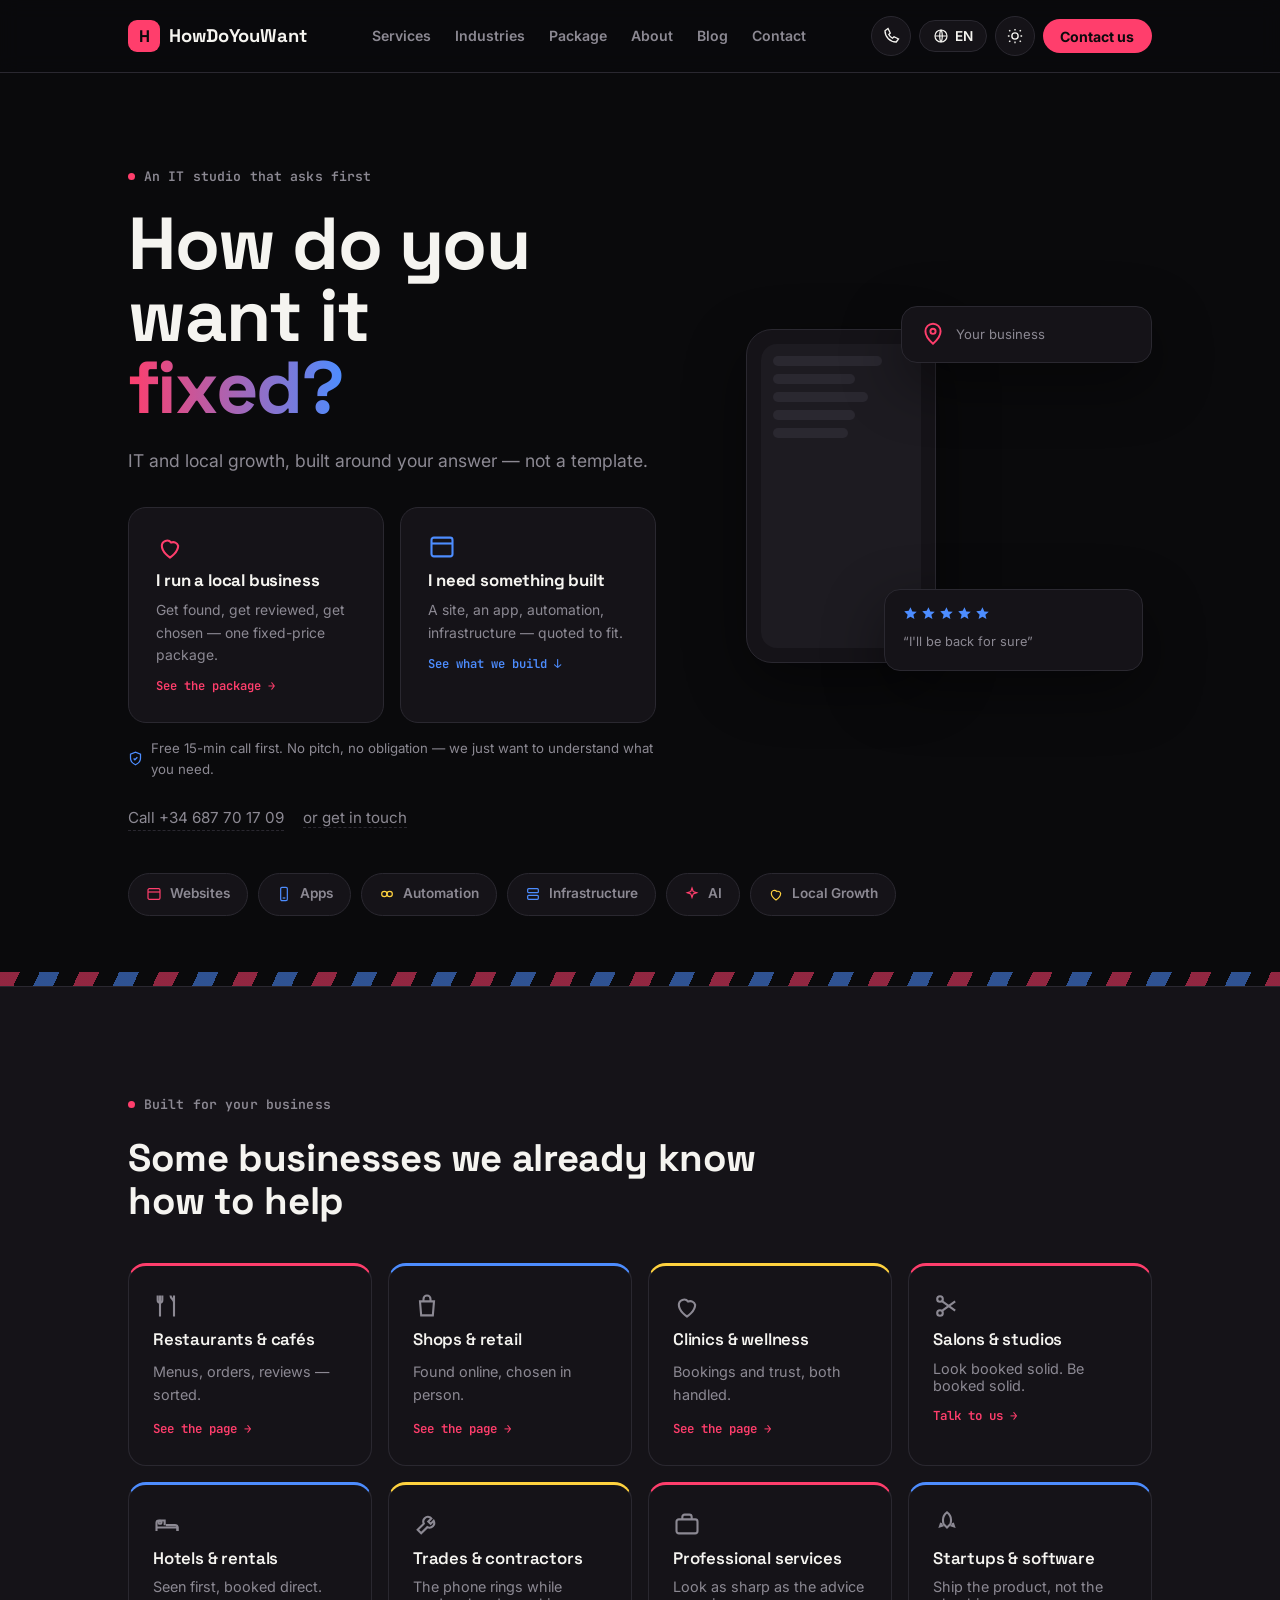
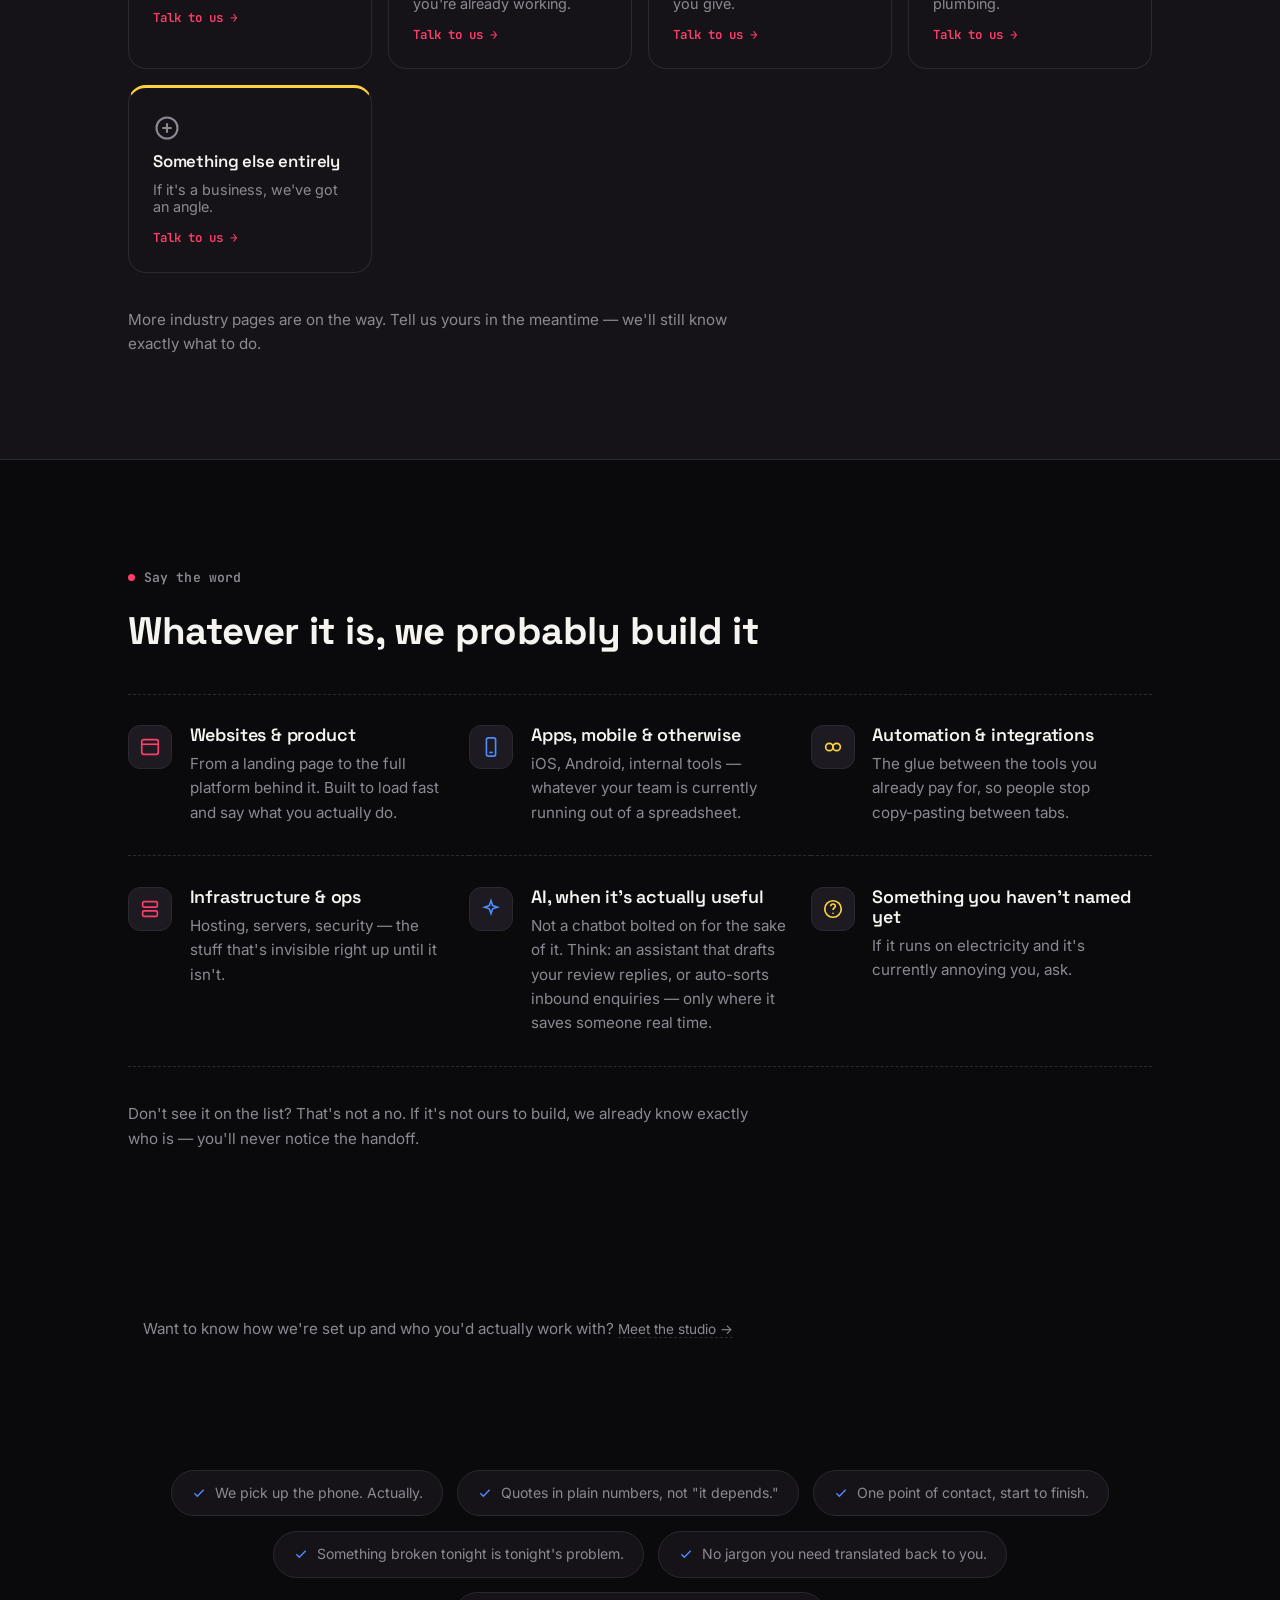
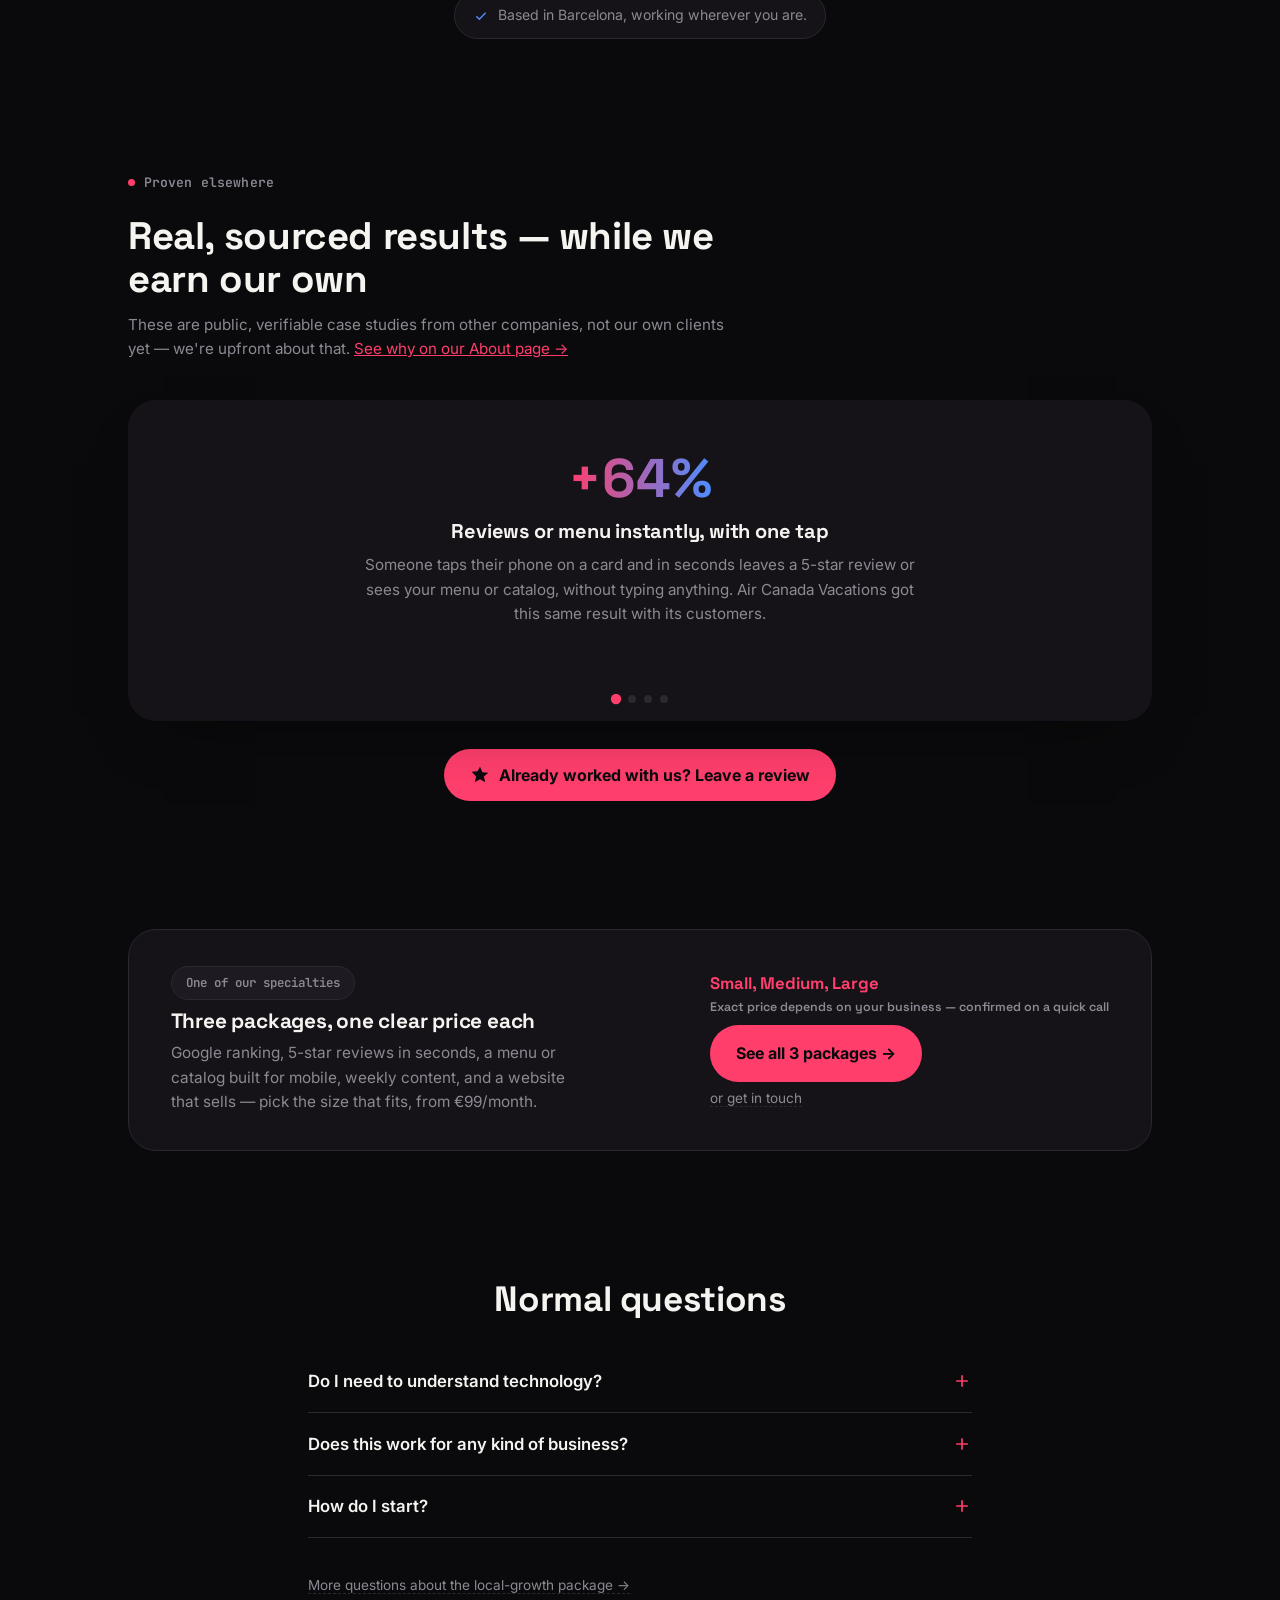
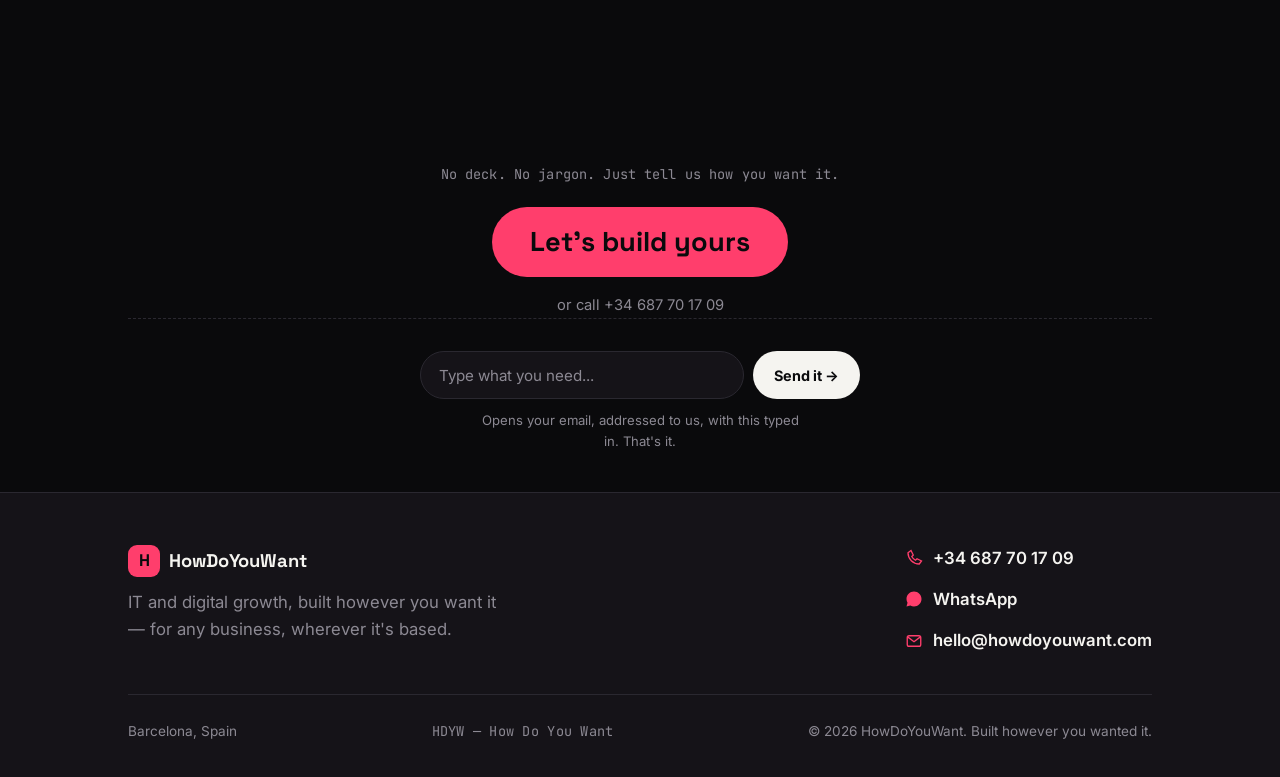
<file: index.html>
<!doctype html>
<html lang="en" dir="ltr" data-theme="dark" data-lang="en">
<head>
<meta charset="UTF-8">
<meta name="viewport" content="width=device-width, initial-scale=1, viewport-fit=cover">
<title>HowDoYouWant — IT, built however you want it</title>
<meta name="description" content="An IT studio and local-growth partner: websites, apps, automation, and getting found online — shaped around your answer, not a template. Barcelona-based, working wherever you are.">
<meta property="og:title" content="HowDoYouWant">
<meta property="og:description" content="How do you want it? IT and digital growth, built around your answer, not our template.">
<meta property="og:type" content="website">
<meta name="theme-color" content="#0A0A0C">
<link rel="icon" href="data:image/svg+xml,%3Csvg xmlns='http://www.w3.org/2000/svg' viewBox='0 0 64 64'%3E%3Crect width='64' height='64' rx='16' fill='%230A0A0C'/%3E%3Ccircle cx='30' cy='32' r='17' fill='%23FF3E6C'/%3E%3Ctext x='30' y='40' font-family='Arial, sans-serif' font-size='22' font-weight='700' fill='%230A0A0C' text-anchor='middle'%3EH%3C/text%3E%3C/svg%3E">
<link rel="preconnect" href="https://fonts.googleapis.com">
<link rel="preconnect" href="https://fonts.gstatic.com" crossorigin>
<link href="https://fonts.googleapis.com/css2?family=Space+Grotesk:wght@600;700&family=Inter:wght@400;500;600;700&family=JetBrains+Mono:wght@500;600;700&family=Cairo:wght@500;600;700&display=swap" rel="stylesheet">
<link rel="stylesheet" href="assets/style.css">
<link rel="canonical" href="https://howdoyouwant.com/">
<script type="application/ld+json">
{
  "@context": "https://schema.org",
  "@type": "LocalBusiness",
  "name": "HowDoYouWant",
  "url": "https://howdoyouwant.com/",
  "telephone": "+34687701709",
  "email": "hello@howdoyouwant.com",
  "address": {
    "@type": "PostalAddress",
    "addressLocality": "Barcelona",
    "addressCountry": "ES"
  },
  "description": "IT studio and local-growth partner: websites, apps, automation, and getting found online — shaped around your answer, not a template."
}
</script>
</head>
<body data-default-context="general">

<header class="nav">
  <div class="nav-inner">
    <a href="#top" class="brand"><span class="brand-mark">H</span>HowDoYouWant</a>
    <nav class="nav-links">
      <a href="#services" data-i18n="nav_link_services">Services</a>
      <a href="#industries" data-i18n="nav_link_industries">Industries</a>
      <a href="local-growth.html" data-i18n="nav_link_package">Package</a>
      <a href="about.html" data-i18n="nav_link_about">About</a>
      <a href="blog.html" data-i18n="nav_link_blog">Blog</a>
      <button data-contact-trigger data-i18n="nav_link_contact">Contact</button>
    </nav>
    <div class="nav-controls">
      <a class="icon-btn" href="tel:+34687701709" aria-label="Call us">
        <svg viewBox="0 0 24 24" fill="none" stroke="currentColor" stroke-width="1.8"><path d="M4 5c0 8.3 6.7 15 15 15l3-4-6-3-2 2a12 12 0 01-5-5l2-2-3-6-4 3Z"/></svg>
      </a>
      <div class="lang-switch">
        <button class="lang-trigger" id="langTrigger" aria-haspopup="true" aria-expanded="false" aria-label="Change language">
          <svg viewBox="0 0 24 24" fill="none" stroke="currentColor" stroke-width="1.8"><circle cx="12" cy="12" r="9"/><path d="M3 12h18M12 3c2.5 2.7 2.5 15.3 0 18M12 3c-2.5 2.7-2.5 15.3 0 18"/></svg>
          <span id="langCode">EN</span>
        </button>
        <div class="lang-menu" id="langMenu" role="menu">
          <button class="lang-option" role="menuitem" data-lang="en">English <span class="lang-code">EN</span></button>
          <button class="lang-option" role="menuitem" data-lang="es">Español <span class="lang-code">ES</span></button>
          <button class="lang-option" role="menuitem" data-lang="ca">Català <span class="lang-code">CA</span></button>
          <button class="lang-option" role="menuitem" data-lang="sv">Svenska <span class="lang-code">SV</span></button>
          <button class="lang-option" role="menuitem" data-lang="ar">العربية <span class="lang-code">AR</span></button>
        </div>
      </div>
      <button class="icon-btn" id="themeToggle" aria-label="Switch theme">
        <svg id="themeIcon" viewBox="0 0 24 24" fill="none" stroke="currentColor" stroke-width="1.8"><circle cx="12" cy="12" r="4.2"/><path d="M12 2.5v2.2M12 19.3v2.2M4.2 4.2l1.6 1.6M18.2 18.2l1.6 1.6M2.5 12h2.2M19.3 12h2.2M4.2 19.8l1.6-1.6M18.2 5.8l1.6-1.6"/></svg>
      </button>
      <button class="nav-cta" data-i18n="nav_cta" data-contact-trigger>Contact us</button>
    </div>
  </div>
</header>

<main id="top">

  <!-- HERO — glanceable -->
  <section class="hero">
    <div class="wrap hero-grid">
      <div>
        <div class="eyebrow" data-i18n="eyebrow">An IT studio that asks first</div>
        <h1 class="hero-title">
          <span class="line" data-i18n="hero_lead">How do you want it</span>
          <span class="line"><span class="cycle-word" id="cycleWord">built?</span></span>
        </h1>
        <p class="hero-sub" data-i18n="hero_sub">IT and local growth, built around your answer — not a template.</p>

        <div class="fork-grid">
          <a class="fork-card" href="local-growth.html">
            <svg viewBox="0 0 24 24" fill="none" stroke="currentColor" stroke-width="1.8"><path d="M12 21s-7-4.35-7-10a4.5 4.5 0 018-2.8A4.5 4.5 0 0119 11c0 5.65-7 10-7 10Z"/></svg>
            <h3 data-i18n="fork_local_title">I run a local business</h3>
            <p data-i18n="fork_local_body">Get found, get reviewed, get chosen — one fixed-price package.</p>
            <span class="fork-arrow" data-i18n="fork_local_arrow">See the package →</span>
          </a>
          <a class="fork-card" href="#services">
            <svg viewBox="0 0 24 24" fill="none" stroke="currentColor" stroke-width="1.8"><rect x="3" y="4" width="18" height="16" rx="2"/><line x1="3" y1="9" x2="21" y2="9"/></svg>
            <h3 data-i18n="fork_custom_title">I need something built</h3>
            <p data-i18n="fork_custom_body">A site, an app, automation, infrastructure — quoted to fit.</p>
            <span class="fork-arrow" data-i18n="fork_custom_arrow">See what we build ↓</span>
          </a>
        </div>

        <div class="reassure">
          <svg viewBox="0 0 24 24" fill="none" stroke="currentColor" stroke-width="2"><path d="M12 22s8-4 8-11V5l-8-3-8 3v6c0 7 8 11 8 11Z"/><path d="M9 12l2 2 4-4"/></svg>
          <span data-i18n="reassure_line">Free 15-min call first. No pitch, no obligation — we just want to understand what you need.</span>
        </div>

        <div class="hero-actions" style="margin-top:1.6rem;">
          <a class="email-link" href="tel:+34687701709">
            <span data-i18n="cta_call">Call +34 687 70 17 09</span>
          </a>
          <button class="email-link" data-contact-trigger>
            <span data-i18n="cta_whatsapp">or get in touch</span>
          </button>
        </div>
      </div>

      <div class="hero-visual" aria-hidden="true">
        <div class="hv-piece hv-phone">
          <div class="screen">
            <div class="row" style="width:80%"></div>
            <div class="row short"></div>
            <div class="row" style="width:70%"></div>
            <div class="row short"></div>
            <div class="row" style="width:55%"></div>
          </div>
        </div>
        <div class="hv-piece hv-pin">
          <svg viewBox="0 0 24 24" fill="none" stroke="currentColor" stroke-width="1.8"><path d="M12 21s7-6.1 7-11.5A7 7 0 0 0 5 9.5C5 14.9 12 21 12 21Z"/><circle cx="12" cy="9.5" r="2.4"/></svg>
          <span data-i18n="hv_pin_label">Your business</span>
        </div>
        <div class="hv-piece hv-review">
          <div class="stars">
            <svg viewBox="0 0 24 24" fill="currentColor"><path d="M12 2l2.9 6.6 7.1.6-5.4 4.6 1.7 6.9L12 17l-6.3 3.7 1.7-6.9L2 8.2l7.1-.6L12 2Z"/></svg>
            <svg viewBox="0 0 24 24" fill="currentColor"><path d="M12 2l2.9 6.6 7.1.6-5.4 4.6 1.7 6.9L12 17l-6.3 3.7 1.7-6.9L2 8.2l7.1-.6L12 2Z"/></svg>
            <svg viewBox="0 0 24 24" fill="currentColor"><path d="M12 2l2.9 6.6 7.1.6-5.4 4.6 1.7 6.9L12 17l-6.3 3.7 1.7-6.9L2 8.2l7.1-.6L12 2Z"/></svg>
            <svg viewBox="0 0 24 24" fill="currentColor"><path d="M12 2l2.9 6.6 7.1.6-5.4 4.6 1.7 6.9L12 17l-6.3 3.7 1.7-6.9L2 8.2l7.1-.6L12 2Z"/></svg>
            <svg viewBox="0 0 24 24" fill="currentColor"><path d="M12 2l2.9 6.6 7.1.6-5.4 4.6 1.7 6.9L12 17l-6.3 3.7 1.7-6.9L2 8.2l7.1-.6L12 2Z"/></svg>
          </div>
          <span data-i18n="hv_review_label">"I'll be back for sure"</span>
        </div>
      </div>
    </div>

    <!-- Capability strip: glanceable, no reading required -->
    <div class="wrap capability-strip" style="margin-top:2.6rem;">
      <div class="cap-row">
        <a class="cap-chip" href="#services"><svg viewBox="0 0 24 24" fill="none" stroke="currentColor" stroke-width="1.8"><rect x="3" y="4" width="18" height="16" rx="2"/><line x1="3" y1="9" x2="21" y2="9"/></svg><span data-i18n="cap1">Websites</span></a>
        <a class="cap-chip" href="#services"><svg viewBox="0 0 24 24" fill="none" stroke="currentColor" stroke-width="1.8"><rect x="7" y="2" width="10" height="20" rx="2"/><line x1="10" y1="18" x2="14" y2="18"/></svg><span data-i18n="cap2">Apps</span></a>
        <a class="cap-chip" href="#services"><svg viewBox="0 0 24 24" fill="none" stroke="currentColor" stroke-width="1.8"><circle cx="8" cy="12" r="4"/><circle cx="16" cy="12" r="4"/></svg><span data-i18n="cap3">Automation</span></a>
        <a class="cap-chip" href="#services"><svg viewBox="0 0 24 24" fill="none" stroke="currentColor" stroke-width="1.8"><rect x="4" y="4" width="16" height="6" rx="1.5"/><rect x="4" y="14" width="16" height="6" rx="1.5"/></svg><span data-i18n="cap4">Infrastructure</span></a>
        <a class="cap-chip" href="#services"><svg viewBox="0 0 24 24" fill="none" stroke="currentColor" stroke-width="1.8"><path d="M12 3l1.8 5.2L19 10l-5.2 1.8L12 17l-1.8-5.2L5 10l5.2-1.8L12 3Z"/></svg><span data-i18n="cap5">AI</span></a>
        <a class="cap-chip" href="local-growth.html"><svg viewBox="0 0 24 24" fill="none" stroke="currentColor" stroke-width="1.8"><path d="M12 21s-7-4.35-7-10a4.5 4.5 0 018-2.8A4.5 4.5 0 0119 11c0 5.65-7 10-7 10Z"/></svg><span data-i18n="cap6">Local Growth</span></a>
      </div>
    </div>
  </section>

  <div class="stripe-divider"></div>

  <!-- INDUSTRIES -->
  <section id="industries" style="background:var(--surface); border-top:1px solid var(--line); border-bottom:1px solid var(--line);">
    <div class="wrap">
      <div class="section-head">
        <div class="eyebrow" data-i18n="industries_eyebrow">Built for your business</div>
        <h2 data-i18n="industries_title">Some businesses we already know how to help</h2>
      </div>
      <div class="industry-grid">

        <a class="industry-card" href="industry-restaurants.html">
          <svg class="industry-icon" viewBox="0 0 24 24" fill="none" stroke="currentColor" stroke-width="1.8"><path d="M6 3v6M4 3v4a2 2 0 004 0V3M6 9v12"/><path d="M18 3v18M15 3c0 3 3 3 3 6"/></svg>
          <h3 data-i18n="ind1_name">Restaurants &amp; cafés</h3>
          <p data-i18n="ind1_hook">Menus, orders, reviews — sorted.</p>
          <span class="industry-cta" data-i18n="industries_cta_label">See the page →</span>
        </a>

        <a class="industry-card" href="industry-retail.html">
          <svg class="industry-icon" viewBox="0 0 24 24" fill="none" stroke="currentColor" stroke-width="1.8"><path d="M6 8h12l-1 12H7L6 8Z"/><path d="M9 8V6a3 3 0 016 0v2"/></svg>
          <h3 data-i18n="ind2_name">Shops &amp; retail</h3>
          <p data-i18n="ind2_hook">Found online, chosen in person.</p>
          <span class="industry-cta" data-i18n="industries_cta_label">See the page →</span>
        </a>

        <a class="industry-card" href="industry-clinics.html">
          <svg class="industry-icon" viewBox="0 0 24 24" fill="none" stroke="currentColor" stroke-width="1.8"><path d="M12 21s-7-4.35-7-10a4.5 4.5 0 018-2.8A4.5 4.5 0 0119 11c0 5.65-7 10-7 10Z"/></svg>
          <h3 data-i18n="ind3_name">Clinics &amp; wellness</h3>
          <p data-i18n="ind3_hook">Bookings and trust, both handled.</p>
          <span class="industry-cta" data-i18n="industries_cta_label">See the page →</span>
        </a>

        <button class="industry-card" data-contact-trigger data-contact-context="salons">
          <svg class="industry-icon" viewBox="0 0 24 24" fill="none" stroke="currentColor" stroke-width="1.8"><circle cx="6" cy="6" r="2.4"/><circle cx="6" cy="18" r="2.4"/><path d="M8 8l11 8M8 16l11-8"/></svg>
          <h3 data-i18n="ind4_name">Salons &amp; studios</h3>
          <p data-i18n="ind4_hook">Look booked solid. Be booked solid.</p>
          <span class="industry-cta" data-i18n="industries_cta_label_generic">Talk to us →</span>
        </button>

        <button class="industry-card" data-contact-trigger data-contact-context="hotels">
          <svg class="industry-icon" viewBox="0 0 24 24" fill="none" stroke="currentColor" stroke-width="1.8"><path d="M3 18v-7a2 2 0 012-2h5v4"/><path d="M3 15h18v3"/><path d="M11 13h8a2 2 0 012 2v3"/><circle cx="6" cy="10.5" r="1.3"/></svg>
          <h3 data-i18n="ind5_name">Hotels &amp; rentals</h3>
          <p data-i18n="ind5_hook">Seen first, booked direct.</p>
          <span class="industry-cta" data-i18n="industries_cta_label_generic">Talk to us →</span>
        </button>

        <button class="industry-card" data-contact-trigger data-contact-context="trades">
          <svg class="industry-icon" viewBox="0 0 24 24" fill="none" stroke="currentColor" stroke-width="1.8"><path d="M14.7 6.3a4 4 0 00-5.4 5.4L4 17l3 3 5.3-5.3a4 4 0 005.4-5.4l-2.6 2.6-2-2 2.6-2.6Z"/></svg>
          <h3 data-i18n="ind6_name">Trades &amp; contractors</h3>
          <p data-i18n="ind6_hook">The phone rings while you're already working.</p>
          <span class="industry-cta" data-i18n="industries_cta_label_generic">Talk to us →</span>
        </button>

        <button class="industry-card" data-contact-trigger data-contact-context="professional">
          <svg class="industry-icon" viewBox="0 0 24 24" fill="none" stroke="currentColor" stroke-width="1.8"><rect x="3" y="8" width="18" height="12" rx="2"/><path d="M8 8V6a2 2 0 012-2h4a2 2 0 012 2v2"/></svg>
          <h3 data-i18n="ind7_name">Professional services</h3>
          <p data-i18n="ind7_hook">Look as sharp as the advice you give.</p>
          <span class="industry-cta" data-i18n="industries_cta_label_generic">Talk to us →</span>
        </button>

        <button class="industry-card" data-contact-trigger data-contact-context="startups">
          <svg class="industry-icon" viewBox="0 0 24 24" fill="none" stroke="currentColor" stroke-width="1.8"><path d="M12 2c3 2 4 6 3 10l-3 3-3-3c-1-4 0-8 3-10Z"/><path d="M9 13l-3 1 1-3M15 13l3 1-1-3"/></svg>
          <h3 data-i18n="ind8_name">Startups &amp; software</h3>
          <p data-i18n="ind8_hook">Ship the product, not the plumbing.</p>
          <span class="industry-cta" data-i18n="industries_cta_label_generic">Talk to us →</span>
        </button>

        <button class="industry-card" data-contact-trigger data-contact-context="other">
          <svg class="industry-icon" viewBox="0 0 24 24" fill="none" stroke="currentColor" stroke-width="1.8"><circle cx="12" cy="12" r="9"/><path d="M12 8v8M8 12h8"/></svg>
          <h3 data-i18n="ind9_name">Something else entirely</h3>
          <p data-i18n="ind9_hook">If it's a business, we've got an angle.</p>
          <span class="industry-cta" data-i18n="industries_cta_label_generic">Talk to us →</span>
        </button>

      </div>
      <p class="section-note" data-i18n="industries_note">More industry pages are on the way. Tell us yours in the meantime — we'll still know exactly what to do.</p>
    </div>
  </section>

  <!-- SERVICES — depth for people who scroll -->
  <section id="services">
    <div class="wrap">
      <div class="section-head">
        <div class="eyebrow" data-i18n="services_eyebrow">Say the word</div>
        <h2 data-i18n="services_title">Whatever it is, we probably build it</h2>
      </div>
      <div class="service-grid">

        <div class="service-item">
          <div class="service-icon"><svg viewBox="0 0 24 24" fill="none" stroke="currentColor" stroke-width="1.8"><rect x="3" y="4" width="18" height="16" rx="2"/><line x1="3" y1="9" x2="21" y2="9"/></svg></div>
          <div class="service-text"><h3 data-i18n="svc1_title">Websites &amp; product</h3><p data-i18n="svc1_body">From a landing page to the full platform behind it. Built to load fast and say what you actually do.</p></div>
        </div>

        <div class="service-item">
          <div class="service-icon"><svg viewBox="0 0 24 24" fill="none" stroke="currentColor" stroke-width="1.8"><rect x="7" y="2" width="10" height="20" rx="2"/><line x1="10" y1="18" x2="14" y2="18"/></svg></div>
          <div class="service-text"><h3 data-i18n="svc2_title">Apps, mobile &amp; otherwise</h3><p data-i18n="svc2_body">iOS, Android, internal tools — whatever your team is currently running out of a spreadsheet.</p></div>
        </div>

        <div class="service-item">
          <div class="service-icon"><svg viewBox="0 0 24 24" fill="none" stroke="currentColor" stroke-width="1.8"><circle cx="8" cy="12" r="4"/><circle cx="16" cy="12" r="4"/></svg></div>
          <div class="service-text"><h3 data-i18n="svc3_title">Automation &amp; integrations</h3><p data-i18n="svc3_body">The glue between the tools you already pay for, so people stop copy-pasting between tabs.</p></div>
        </div>

        <div class="service-item">
          <div class="service-icon"><svg viewBox="0 0 24 24" fill="none" stroke="currentColor" stroke-width="1.8"><rect x="4" y="4" width="16" height="6" rx="1.5"/><rect x="4" y="14" width="16" height="6" rx="1.5"/></svg></div>
          <div class="service-text"><h3 data-i18n="svc4_title">Infrastructure &amp; ops</h3><p data-i18n="svc4_body">Hosting, servers, security — the stuff that's invisible right up until it isn't.</p></div>
        </div>

        <div class="service-item">
          <div class="service-icon"><svg viewBox="0 0 24 24" fill="none" stroke="currentColor" stroke-width="1.8"><path d="M12 3l1.8 5.2L19 10l-5.2 1.8L12 17l-1.8-5.2L5 10l5.2-1.8L12 3Z"/></svg></div>
          <div class="service-text"><h3 data-i18n="svc5_title">AI, when it's actually useful</h3><p data-i18n="svc5_body">Not a chatbot bolted on for the sake of it. Think: an assistant that drafts your review replies, or auto-sorts inbound enquiries — only where it saves someone real time.</p></div>
        </div>

        <div class="service-item">
          <div class="service-icon"><svg viewBox="0 0 24 24" fill="none" stroke="currentColor" stroke-width="1.8"><circle cx="12" cy="12" r="9"/><path d="M9.5 9a2.5 2.5 0 015 0c0 1.7-2.5 2-2.5 4"/><circle cx="12" cy="16.7" r=".9" fill="currentColor" stroke="none"/></svg></div>
          <div class="service-text"><h3 data-i18n="svc6_title">Something you haven't named yet</h3><p data-i18n="svc6_body">If it runs on electricity and it's currently annoying you, ask.</p></div>
        </div>

      </div>
      <p class="section-note" data-i18n="services_note">Don't see it on the list? That's not a no. If it's not ours to build, we already know exactly who is — you'll never notice the handoff.</p>
    </div>
  </section>

  <!-- STAFFING -->
  <section class="section-tight">
    <div class="wrap" style="text-align:center;">
      <p class="section-note" style="margin-top:0;">
        <span data-i18n="staffing_teaser">Want to know how we're set up and who you'd actually work with?</span>
        <a class="teaser-link" href="about.html" data-i18n="staffing_teaser_link">Meet the studio →</a>
      </p>
    </div>
  </section>

  <!-- TRUST -->
  <section class="trust section-tight">
    <div class="wrap">
      <div class="badge"><svg viewBox="0 0 24 24" fill="none" stroke="currentColor" stroke-width="2"><path d="M5 12.5l4.5 4.5L19 7"/></svg><span data-i18n="trust_badge1">We pick up the phone. Actually.</span></div>
      <div class="badge"><svg viewBox="0 0 24 24" fill="none" stroke="currentColor" stroke-width="2"><path d="M5 12.5l4.5 4.5L19 7"/></svg><span data-i18n="trust_badge2">Quotes in plain numbers, not "it depends."</span></div>
      <div class="badge"><svg viewBox="0 0 24 24" fill="none" stroke="currentColor" stroke-width="2"><path d="M5 12.5l4.5 4.5L19 7"/></svg><span data-i18n="trust_badge3">One point of contact, start to finish.</span></div>
      <div class="badge"><svg viewBox="0 0 24 24" fill="none" stroke="currentColor" stroke-width="2"><path d="M5 12.5l4.5 4.5L19 7"/></svg><span data-i18n="trust_badge4">Something broken tonight is tonight's problem.</span></div>
      <div class="badge"><svg viewBox="0 0 24 24" fill="none" stroke="currentColor" stroke-width="2"><path d="M5 12.5l4.5 4.5L19 7"/></svg><span data-i18n="trust_badge5">No jargon you need translated back to you.</span></div>
      <div class="badge"><svg viewBox="0 0 24 24" fill="none" stroke="currentColor" stroke-width="2"><path d="M5 12.5l4.5 4.5L19 7"/></svg><span data-i18n="trust_badge6">Based in Barcelona, working wherever you are.</span></div>
    </div>
  </section>

  <!-- PROOF CAROUSEL (real, sourced results — replaces empty testimonials) -->
  <section class="section-tight">
    <div class="wrap">
      <div class="section-head">
        <div class="eyebrow" data-i18n="testimonials_eyebrow">Proven elsewhere</div>
        <h2 data-i18n="testimonials_title">Real, sourced results — while we earn our own</h2>
        <p class="section-note" style="margin-top:.8rem;">
          <span data-i18n="proof_carousel_note">These are public, verifiable case studies from other companies, not our own clients yet — we're upfront about that.</span>
          <a href="about.html" style="color:var(--pink); text-decoration:underline;" data-i18n="proof_carousel_link">See why on our About page →</a>
        </p>
      </div>

      <div class="proof-carousel" id="proofCarousel">
        <div class="proof-carousel-track" id="proofTrack">

          <div class="proof-slide">
            <div class="proof-slide-stat">+64%</div>
            <h3 class="proof-slide-title" data-i18n="proof1_title">Reviews or menu instantly, with one tap</h3>
            <p class="proof-slide-body" data-i18n="proof1_body">Someone taps their phone on a card and in seconds leaves a 5-star review or sees your menu or catalog, without typing anything. Air Canada Vacations got this same result with its customers.</p>
          </div>

          <div class="proof-slide">
            <div class="proof-slide-stat">+1.400%</div>
            <h3 class="proof-slide-title" data-i18n="proof2_title">More people follow you and remember you</h3>
            <p class="proof-slide-body" data-i18n="proof2_body">Posting content consistently gets more people to follow you and think of you when they need what you offer. Duolingo grew its following this way with a single TikTok campaign.</p>
          </div>

          <div class="proof-slide">
            <div class="proof-slide-stat">+1.170%</div>
            <h3 class="proof-slide-title" data-i18n="proof3_title">A better website brings a lot more people</h3>
            <p class="proof-slide-body" data-i18n="proof3_body">Redesigning and organizing your website well can multiply how many people visit and how long they stay. That's what DocuSign achieved in just 90 days after renewing its site.</p>
          </div>

          <div class="proof-slide">
            <div class="proof-slide-stat">+260%</div>
            <h3 class="proof-slide-title" data-i18n="proof4_title">More people find you searching on Google</h3>
            <p class="proof-slide-body" data-i18n="proof4_body">Updating and improving what you already have, instead of creating something new, can multiply how many people find you on Google. That's how Backlinko did it, just by updating an old article.</p>
          </div>

        </div>
        <div class="proof-carousel-dots" id="proofDots"></div>
      </div>

      <div style="text-align:center; margin-top:1.8rem;">
        <button class="btn-primary" data-contact-trigger data-contact-context="review">
          <svg viewBox="0 0 24 24" fill="currentColor"><path d="M12 2l2.9 6.6 7.1.6-5.4 4.6 1.7 6.9L12 17l-6.3 3.7 1.7-6.9L2 8.2l7.1-.6L12 2Z"/></svg>
          <span data-i18n="testimonials_leave_review">Already worked with us? Leave a review</span>
        </button>
      </div>
    </div>
  </section>

  <!-- LOCAL GROWTH TEASER -->
  <section class="section-tight">
    <div class="wrap">
      <div class="teaser-card">
        <div class="teaser-text">
          <span class="chip" data-i18n="package_kicker" style="margin-bottom:.6rem;">One of our specialties</span>
          <h3 data-i18n="teaser_title_v2">Three packages, one clear price each</h3>
          <p data-i18n="teaser_body_v2">Google ranking, 5-star reviews in seconds, a menu or catalog built for mobile, weekly content, and a website that sells — pick the size that fits, from €99/month.</p>
        </div>
        <div class="teaser-actions">
          <span class="teaser-price" style="display:block; font-size:1.05rem; line-height:1.3;">
            <span data-i18n="teaser_price_v2">Small, Medium, Large</span><br>
            <span data-i18n="price_display_sub" style="color:var(--text-muted); font-weight:600; font-size:.78rem;">Exact price depends on your business — confirmed on a quick call</span>
          </span>
          <a class="btn-primary" href="local-growth.html" data-i18n="teaser_cta_v2">See all 3 packages →</a>
          <button class="teaser-link" data-contact-trigger data-contact-context="package" data-i18n="cta_whatsapp">or get in touch</button>
        </div>
      </div>
    </div>
  </section>

  <!-- FAQ (trimmed — full package FAQ lives on local-growth.html) -->
  <section id="faq" class="section-tight">
    <div class="wrap faq">
      <h2 data-i18n="faq_title">Normal questions</h2>

      <div class="faq-item" data-open="false">
        <button class="faq-q"><span data-i18n="faq_q1">Do I need to understand technology?</span>
          <svg viewBox="0 0 24 24" fill="none" stroke="currentColor" stroke-width="2"><path d="M12 5v14M5 12h14"/></svg>
        </button>
        <div class="faq-a"><p data-i18n="faq_a1">No, not at all. You tell us about your business and we handle everything technical.</p></div>
      </div>
      <div class="faq-item" data-open="false">
        <button class="faq-q"><span data-i18n="faq_q2">Does this work for any kind of business?</span>
          <svg viewBox="0 0 24 24" fill="none" stroke="currentColor" stroke-width="2"><path d="M12 5v14M5 12h14"/></svg>
        </button>
        <div class="faq-a"><p data-i18n="faq_a2">Yes. Restaurants, shops, clinics, salons, gyms... every business is different, and we adapt what we do to what you actually need.</p></div>
      </div>
      <div class="faq-item" data-open="false">
        <button class="faq-q"><span data-i18n="faq_q4">How do I start?</span>
          <svg viewBox="0 0 24 24" fill="none" stroke="currentColor" stroke-width="2"><path d="M12 5v14M5 12h14"/></svg>
        </button>
        <div class="faq-a"><p data-i18n="faq_a4">Message us on WhatsApp or email and we'll talk, no commitment.</p></div>
      </div>
      <p class="section-note"><a class="teaser-link" href="local-growth.html#faq" data-i18n="faq_more_link">More questions about the local-growth package →</a></p>
    </div>
  </section>

  <!-- FINAL CTA -->
  <section class="final-cta">
    <div class="wrap">
      <p class="final-cta-tag" data-i18n="final_cta_tag">No deck. No jargon. Just tell us how you want it.</p>
      <button class="btn-final" data-contact-trigger data-i18n="final_cta">Let's build yours</button>
      <a class="final-cta-secondary" href="tel:+34687701709" data-i18n="final_cta_secondary">or call +34 687 70 17 09</a>

      <form class="mailto-widget" id="mailtoForm" style="margin-inline:auto; margin-top:2rem;">
        <input class="mailto-input" id="mailtoInput" type="text" data-i18n-placeholder="mailto_placeholder" placeholder="Type what you need...">
        <button class="mailto-send" type="submit" data-i18n="mailto_button">Send it →</button>
      </form>
      <p class="mailto-hint" style="margin-inline:auto; text-align:center;" data-i18n="mailto_hint">Opens your email, addressed to us, with this typed in. That's it.</p>
    </div>
  </section>

</main>

<footer>
  <div class="wrap">
    <div class="footer-grid">
      <div>
        <a href="#top" class="brand"><span class="brand-mark">H</span>HowDoYouWant</a>
        <p class="footer-tagline" data-i18n="footer_tagline">IT and digital growth, built however you want it — for any business, wherever it's based.</p>
      </div>
      <div class="footer-contact">
        <a href="tel:+34687701709">
          <svg viewBox="0 0 24 24" fill="none" stroke="currentColor" stroke-width="1.8"><path d="M4 5c0 8.3 6.7 15 15 15l3-4-6-3-2 2a12 12 0 01-5-5l2-2-3-6-4 3Z"/></svg>
          +34 687 70 17 09
        </a>
        <a href="https://wa.me/34687701709" target="_blank" rel="noopener" data-contact-prefill>
          <svg viewBox="0 0 24 24" fill="currentColor"><path d="M12 2C6.48 2 2 6.48 2 12c0 1.85.5 3.58 1.36 5.07L2 22l5.06-1.32A9.94 9.94 0 0 0 12 22c5.52 0 10-4.48 10-10S17.52 2 12 2Z"/></svg>
          WhatsApp
        </a>
        <a href="mailto:hello@howdoyouwant.com" data-contact-prefill>
          <svg viewBox="0 0 24 24" fill="none" stroke="currentColor" stroke-width="1.8"><rect x="3" y="5" width="18" height="14" rx="2.5"/><path d="M3.5 6.5L12 13l8.5-6.5"/></svg>
          hello@howdoyouwant.com
        </a>
      </div>
    </div>
    <div class="footer-bottom">
      <span data-i18n="footer_location">Barcelona, Spain</span>
      <span class="footer-signoff">HDYW — How Do You Want</span>
      <span data-i18n="footer_rights">© 2026 HowDoYouWant. Built however you wanted it.</span>
    </div>
  </div>
</footer>

<button class="wa-float" id="waFloat" data-contact-trigger data-i18n-aria-label="aria_contact" aria-label="Contact us">
  <svg viewBox="0 0 24 24" fill="none" stroke="currentColor" stroke-width="1.8"><path d="M4 12c0-4.4 3.6-8 8-8s8 3.6 8 8-3.6 8-8 8c-1.1 0-2.1-.2-3-.6L4 21l1.6-4.8C4.6 15 4 13.6 4 12Z"/><circle cx="8.5" cy="12" r=".9" fill="currentColor" stroke="none"/><circle cx="12" cy="12" r=".9" fill="currentColor" stroke="none"/><circle cx="15.5" cy="12" r=".9" fill="currentColor" stroke="none"/></svg>
</button>

<div class="contact-backdrop" id="contactBackdrop">
  <div class="contact-modal" role="dialog" aria-modal="true">
    <button class="contact-modal-close" id="contactClose" aria-label="Close">&times;</button>
    <h3 data-i18n="contact_modal_title">How do you want to reach us?</h3>
    <div class="contact-options">
      <a class="contact-option" id="contactWhatsapp" target="_blank" rel="noopener">
        <svg viewBox="0 0 24 24" fill="currentColor"><path d="M12 2C6.48 2 2 6.48 2 12c0 1.85.5 3.58 1.36 5.07L2 22l5.06-1.32A9.94 9.94 0 0 0 12 22c5.52 0 10-4.48 10-10S17.52 2 12 2Zm0 18c-1.6 0-3.1-.43-4.4-1.19l-.31-.18-3 .78.8-2.93-.2-.3A7.94 7.94 0 0 1 4 12c0-4.41 3.59-8 8-8s8 3.59 8 8-3.59 8-8 8Z"/></svg>
        <span data-i18n="contact_opt_whatsapp">WhatsApp</span>
      </a>
      <a class="contact-option" id="contactCall" href="tel:+34687701709">
        <svg viewBox="0 0 24 24" fill="none" stroke="currentColor" stroke-width="1.8"><path d="M4 5c0 8.3 6.7 15 15 15l3-4-6-3-2 2a12 12 0 01-5-5l2-2-3-6-4 3Z"/></svg>
        <span data-i18n="contact_opt_call">Call</span>
      </a>
      <a class="contact-option" id="contactEmail">
        <svg viewBox="0 0 24 24" fill="none" stroke="currentColor" stroke-width="1.8"><rect x="3" y="5" width="18" height="14" rx="2.5"/><path d="M3.5 6.5L12 13l8.5-6.5"/></svg>
        <span data-i18n="contact_opt_email">Email</span>
      </a>
    </div>
  </div>
</div>

<script>
window.HDYW_I18N = {
  en: {
    nav_link_services:"Services", nav_link_industries:"Industries", nav_link_package:"Package", nav_link_contact:"Contact",
    nav_link_about:"About", nav_link_blog:"Blog",
    nav_cta:"Contact us", aria_lang:"Change language", aria_theme:"Switch theme",
    staffing_teaser:"Want to know how we're set up and who you'd actually work with?", staffing_teaser_link:"Meet the studio →",
    reassure_line:"Free 15-min call first. No pitch, no obligation — we just want to understand what you need.",
    teaser_title_v2:"Three packages, one clear price each", teaser_body_v2:"Google ranking, 5-star reviews in seconds, a menu or catalog built for mobile, weekly content, and a website that sells — pick the size that fits, from €99/month.", teaser_price_v2:"Small, Medium, Large", teaser_cta_v2:"See all 3 packages →",
    testimonials_eyebrow:"Proven elsewhere", testimonials_title:"Real, sourced results — while we earn our own", testimonials_empty_title:"We're new — you could be our first review", testimonials_empty_body:"We'd rather show you nothing than show you something fake. Real reviews from real clients will replace this the moment we have them.", testimonials_leave_review:"Already worked with us? Leave a review",
    proof_carousel_note:"These are public, verifiable case studies from other companies, not our own clients yet — we're upfront about that.", proof_carousel_link:"See why on our About page →", proof1_title:"Reviews or menu instantly, with one tap", proof1_body:"Someone taps their phone on a card and in seconds leaves a 5-star review or sees your menu or catalog, without typing anything. Air Canada Vacations got this same result with its customers.", proof2_title:"More people follow you and remember you", proof2_body:"Posting content consistently gets more people to follow you and think of you when they need what you offer. Duolingo grew its following this way with a single TikTok campaign.", proof3_title:"A better website brings a lot more people", proof3_body:"Redesigning and organizing your website well can multiply how many people visit and how long they stay. That's what DocuSign achieved in just 90 days after renewing its site.", proof4_title:"More people find you searching on Google", proof4_body:"Updating and improving what you already have, instead of creating something new, can multiply how many people find you on Google. That's how Backlinko did it, just by updating an old article.",
    contact_modal_title:"How do you want to reach us?", contact_opt_whatsapp:"WhatsApp", contact_opt_call:"Call", contact_opt_email:"Email", contact_email_subject:"How do you want it?", aria_contact:"Contact us",
    eyebrow:"An IT studio that asks first",
    hero_lead:"How do you want it",
    hero_sub:"IT and local growth, built around your answer — not a template.",
    cta_call:"Call +34 687 70 17 09", cta_whatsapp:"or get in touch",
    mailto_placeholder:"Type what you need...", mailto_button:"Send it →",
    mailto_hint:"Opens your email, addressed to us, with this typed in. That's it.",
    hv_pin_label:"Your business", hv_review_label:"\u201cI'll be back for sure\u201d",
    fork_local_title:"I run a local business", fork_local_body:"Get found, get reviewed, get chosen — one fixed-price package.", fork_local_arrow:"See the package →",
    fork_custom_title:"I need something built", fork_custom_body:"A site, an app, automation, infrastructure — quoted to fit.", fork_custom_arrow:"See what we build ↓",
    cap1:"Websites", cap2:"Apps", cap3:"Automation", cap4:"Infrastructure", cap5:"AI", cap6:"Local Growth",
    industries_eyebrow:"Built for your business", industries_title:"Some businesses we already know how to help",
    ind1_name:"Restaurants & cafés", ind1_hook:"Menus, orders, reviews — sorted.",
    ind2_name:"Shops & retail", ind2_hook:"Found online, chosen in person.",
    ind3_name:"Clinics & wellness", ind3_hook:"Bookings and trust, both handled.",
    ind4_name:"Salons & studios", ind4_hook:"Look booked solid. Be booked solid.",
    ind5_name:"Hotels & rentals", ind5_hook:"Seen first, booked direct.",
    ind6_name:"Trades & contractors", ind6_hook:"The phone rings while you're already working.",
    ind7_name:"Professional services", ind7_hook:"Look as sharp as the advice you give.",
    ind8_name:"Startups & software", ind8_hook:"Ship the product, not the plumbing.",
    ind9_name:"Something else entirely", ind9_hook:"If it's a business, we've got an angle.",
    industries_cta_label:"See the page →", industries_cta_label_generic:"Talk to us →",
    industries_note:"More industry pages are on the way. Tell us yours in the meantime — we'll still know exactly what to do.",
    services_eyebrow:"Say the word", services_title:"Whatever it is, we probably build it",
    svc1_title:"Websites & product", svc1_body:"From a landing page to the full platform behind it. Built to load fast and say what you actually do.",
    svc2_title:"Apps, mobile & otherwise", svc2_body:"iOS, Android, internal tools — whatever your team is currently running out of a spreadsheet.",
    svc3_title:"Automation & integrations", svc3_body:"The glue between the tools you already pay for, so people stop copy-pasting between tabs.",
    svc4_title:"Infrastructure & ops", svc4_body:"Hosting, servers, security — the stuff that's invisible right up until it isn't.",
    svc5_title:"AI, when it's actually useful", svc5_body:"Not a chatbot bolted on for the sake of it. Think: an assistant that drafts your review replies, or auto-sorts inbound enquiries — only where it saves someone real time.",
    svc6_title:"Something you haven't named yet", svc6_body:"If it runs on electricity and it's currently annoying you, ask.",
    services_note:"Don't see it on the list? That's not a no. If it's not ours to build, we already know exactly who is — you'll never notice the handoff.",
    staffing_eyebrow:"How we staff it", staffing_title:"Pick how you're staffed",
    staff1_title:"Just us", staff1_body:"You talk directly to the people doing the work — no account managers, no handoffs, nothing lost in translation between you and the build.",
    staff2_title:"Bring in specialists", staff2_body:"We stay on as the throughline and pull in the right person for anything outside our lane — briefed, accountable to us, invisible to you.",
    staff3_title:"Whatever it takes", staff3_body:"Tight deadline, an unusual stack, a system nobody left documentation for. We assemble whoever gets it done and stay the one number you call.",
    trust_badge1:"We pick up the phone. Actually.", trust_badge2:"Quotes in plain numbers, not \"it depends.\"",
    trust_badge3:"One point of contact, start to finish.", trust_badge4:"Something broken tonight is tonight's problem.",
    trust_badge5:"No jargon you need translated back to you.", trust_badge6:"Based in Barcelona, working wherever you are.",
    package_kicker:"One of our specialties", package_title:"All of this, in one package", package_price_suffix:"/month",
    price_display_title:"Starting from 99 €", price_display_sub:"Exact price depends on your business — confirmed on a quick call",
    teaser_body:"Google ranking, 5-star reviews in seconds, a menu or catalog built for mobile, weekly content, and a website that sells — bundled together, starting from 99 €.",
    teaser_cta:"See the full package →",
    faq_title:"Normal questions",
    faq_q1:"Do I need to understand technology?", faq_a1:"No, not at all. You tell us about your business and we handle everything technical.",
    faq_q2:"Does this work for any kind of business?", faq_a2:"Yes. Restaurants, shops, clinics, salons, gyms... every business is different, and we adapt what we do to what you actually need.",
    faq_q4:"How do I start?", faq_a4:"Message us on WhatsApp or email and we'll talk, no commitment.",
    faq_more_link:"More questions about the local-growth package →",
    final_cta_tag:"No deck. No jargon. Just tell us how you want it.", final_cta:"Let's build yours", final_cta_secondary:"or call +34 687 70 17 09",
    footer_tagline:"IT and digital growth, built however you want it — for any business, wherever it's based.",
    footer_location:"Barcelona, Spain", footer_rights:"© 2026 HowDoYouWant. Built however you wanted it."
  },
  es: {
    nav_link_services:"Servicios", nav_link_industries:"Sectores", nav_link_package:"Paquete", nav_link_contact:"Contacto",
    nav_link_about:"Nosotros", nav_link_blog:"Blog",
    nav_cta:"Hablemos", aria_lang:"Cambiar idioma", aria_theme:"Cambiar tema",
    staffing_teaser:"¿Quieres saber cómo nos organizamos y con quién trabajarías de verdad?", staffing_teaser_link:"Conoce el estudio →",
    reassure_line:"Antes, una llamada gratis de 15 min. Sin discurso de ventas, sin compromiso: solo queremos entender qué necesitas.",
    teaser_title_v2:"Tres paquetes, un precio claro cada uno", teaser_body_v2:"Posicionamiento en Google, reseñas de 5 estrellas en segundos, un menú o catálogo pensado para el móvil, contenido semanal y una web que vende: elige el tamaño que encaje, desde 99 €/mes.", teaser_price_v2:"Small, Medium, Large", teaser_cta_v2:"Ver los 3 paquetes →",
    testimonials_eyebrow:"Ya demostrado", testimonials_title:"Resultados reales y verificables, mientras ganamos los nuestros", testimonials_empty_title:"Somos nuevos: podrías ser nuestra primera reseña", testimonials_empty_body:"Preferimos no mostrarte nada antes que mostrarte algo falso. Las reseñas reales de clientes reales sustituirán esto en cuanto las tengamos.", testimonials_leave_review:"¿Ya has trabajado con nosotros? Déjanos una reseña",
    proof_carousel_note:"Son casos públicos y verificables de otras empresas, no de nuestros propios clientes todavía. Lo decimos claramente.", proof_carousel_link:"Descubre por qué en nuestra página Sobre nosotros →", proof1_title:"Reseñas o menú al instante, con solo un toque", proof1_body:"Alguien acerca el móvil a una tarjeta y en segundos te deja una reseña de 5 estrellas o ve tu carta o catálogo, sin escribir nada. Air Canada Vacations consiguió esto mismo con sus clientes.", proof2_title:"Más gente te sigue y te recuerda", proof2_body:"Publicar contenido de forma constante hace que más gente te siga y piense en ti cuando necesite lo que ofreces. Duolingo multiplicó así sus seguidores con una sola campaña en TikTok.", proof3_title:"Una web mejor trae mucha más gente", proof3_body:"Rediseñar y ordenar bien tu página web puede multiplicar cuánta gente la visita y cuánto tiempo se queda. Esto fue lo que consiguió DocuSign en solo 90 días tras renovar su web.", proof4_title:"Más gente te encuentra buscando en Google", proof4_body:"Actualizar y mejorar lo que ya tienes, en vez de crear algo nuevo, puede multiplicar cuánta gente te encuentra buscando en Google. Así lo logró Backlinko, solo actualizando un artículo antiguo.",
    contact_modal_title:"¿Cómo quieres contactarnos?", contact_opt_whatsapp:"WhatsApp", contact_opt_call:"Llamar", contact_opt_email:"Correo", contact_email_subject:"¿Cómo lo quieres?", aria_contact:"Contáctanos",
    eyebrow:"Un estudio de IT que pregunta primero",
    hero_lead:"¿Cómo lo quieres",
    hero_sub:"IT y crecimiento local, a tu manera, no con nuestra plantilla.",
    cta_call:"Llama al +34 687 70 17 09", cta_whatsapp:"o contáctanos",
    mailto_placeholder:"Escribe lo que necesitas...", mailto_button:"Enviar →",
    mailto_hint:"Abre tu correo, dirigido a nosotros, con esto ya escrito. Así de fácil.",
    hv_pin_label:"Tu negocio", hv_review_label:"\u201cVolveré seguro\u201d",
    fork_local_title:"Tengo un negocio local", fork_local_body:"Que te encuentren, que te valoren, que te elijan: un paquete a precio fijo.", fork_local_arrow:"Ver el paquete →",
    fork_custom_title:"Necesito que me construyan algo", fork_custom_body:"Una web, una app, automatización, infraestructura: presupuestado a medida.", fork_custom_arrow:"Ver qué construimos ↓",
    cap1:"Webs", cap2:"Apps", cap3:"Automatización", cap4:"Infraestructura", cap5:"IA", cap6:"Crecimiento local",
    industries_eyebrow:"Pensado para tu negocio", industries_title:"Algunos negocios que ya sabemos cómo ayudar",
    ind1_name:"Restaurantes y cafés", ind1_hook:"Menú, pedidos, reseñas: resuelto.",
    ind2_name:"Tiendas y retail", ind2_hook:"Que te encuentren online, que te elijan en persona.",
    ind3_name:"Clínicas y bienestar", ind3_hook:"Citas y confianza, las dos cosas.",
    ind4_name:"Peluquerías y estudios", ind4_hook:"Que parezca lleno. Que esté lleno.",
    ind5_name:"Hoteles y alquileres", ind5_hook:"Que te vean primero, que reserven directo.",
    ind6_name:"Oficios y reformas", ind6_hook:"El teléfono suena mientras ya estás trabajando.",
    ind7_name:"Servicios profesionales", ind7_hook:"Que se vea tan bien como el consejo que das.",
    ind8_name:"Startups y software", ind8_hook:"Lanza el producto, no la fontanería.",
    ind9_name:"Algo totalmente distinto", ind9_hook:"Si es un negocio, tenemos un ángulo.",
    industries_cta_label:"Ver la página →", industries_cta_label_generic:"Hablar con nosotros →",
    industries_note:"Vienen más páginas por sector. Mientras tanto, cuéntanos el tuyo: igual sabremos exactamente qué hacer.",
    services_eyebrow:"Dilo tú", services_title:"Sea lo que sea, seguramente lo construimos",
    svc1_title:"Webs y producto", svc1_body:"Desde una landing page hasta toda la plataforma detrás. Rápidas de cargar y que digan bien lo que haces.",
    svc2_title:"Apps, móviles y de las otras", svc2_body:"iOS, Android, herramientas internas... lo que tu equipo lleva hoy en una hoja de cálculo.",
    svc3_title:"Automatización e integraciones", svc3_body:"El pegamento entre las herramientas que ya pagas, para que dejen de copiar y pegar entre pestañas.",
    svc4_title:"Infraestructura y operaciones", svc4_body:"Hosting, servidores, seguridad: lo que es invisible hasta que deja de serlo.",
    svc5_title:"IA, cuando de verdad sirve", svc5_body:"Nada de chatbot pegado porque sí. Piensa en un asistente que redacta tus respuestas a reseñas, o que clasifica automáticamente los mensajes que te llegan: solo donde le ahorra tiempo real a alguien.",
    svc6_title:"Algo que aún no tiene nombre", svc6_body:"Si funciona con electricidad y te está molestando, pregúntanos.",
    services_note:"¿No lo ves en la lista? Eso no es un no. Si no es cosa nuestra, ya sabemos quién lo hace: nunca notarás el cambio de manos.",
    staffing_eyebrow:"Cómo nos organizamos", staffing_title:"Elige cómo te atendemos",
    staff1_title:"Solo nosotros", staff1_body:"Hablas directamente con quien hace el trabajo: sin gestores de cuenta, sin traspasos, sin que nada se pierda entre tú y lo que se construye.",
    staff2_title:"Traemos especialistas", staff2_body:"Seguimos siendo tu hilo conductor y metemos a la persona adecuada para lo que se sale de lo nuestro: con encargo claro, responden ante nosotros, invisibles para ti.",
    staff3_title:"Lo que haga falta", staff3_body:"Plazo ajustado, una tecnología rara, un sistema sin documentación. Reunimos a quien lo resuelva y seguimos siendo el único número al que llamas.",
    trust_badge1:"Cogemos el teléfono. De verdad.", trust_badge2:"Presupuestos en números claros, no \"depende\".",
    trust_badge3:"Un único punto de contacto, de principio a fin.", trust_badge4:"Algo roto esta noche es problema de esta noche.",
    trust_badge5:"Sin tecnicismos que luego haya que traducir.", trust_badge6:"Con base en Barcelona, trabajando donde estés.",
    package_kicker:"Una de nuestras especialidades", package_title:"Todo esto, en un solo paquete", package_price_suffix:"/mes",
    price_display_title:"Desde 99 €", price_display_sub:"El precio exacto depende de tu negocio — se confirma en una llamada rápida",
    teaser_body:"Posicionamiento en Google, reseñas de 5 estrellas en segundos, un menú o catálogo pensado para el móvil, contenido semanal y una web que vende: todo junto, desde 99 €.",
    teaser_cta:"Ver el paquete completo →",
    faq_title:"Preguntas normales",
    faq_q1:"¿Necesito entender de tecnología?", faq_a1:"No, para nada. Tú nos cuentas tu negocio y nosotros nos encargamos de todo lo técnico.",
    faq_q2:"¿Esto sirve para cualquier tipo de negocio?", faq_a2:"Sí. Restaurantes, tiendas, clínicas, peluquerías, gimnasios... cada negocio es distinto y adaptamos lo que hacemos a lo que tú necesitas.",
    faq_q4:"¿Cómo empiezo?", faq_a4:"Escríbenos por WhatsApp o correo y hablamos sin compromiso.",
    faq_more_link:"Más preguntas sobre el paquete de crecimiento local →",
    final_cta_tag:"Sin powerpoint. Sin tecnicismos. Solo dinos cómo lo quieres.", final_cta:"Construyamos el tuyo", final_cta_secondary:"o llama al +34 687 70 17 09",
    footer_tagline:"IT y crecimiento digital, a tu manera, para cualquier negocio, esté donde esté.",
    footer_location:"Barcelona, España", footer_rights:"© 2026 HowDoYouWant. Construido como tú lo quisiste."
  },
  ca: {
    nav_link_services:"Serveis", nav_link_industries:"Sectors", nav_link_package:"Paquet", nav_link_contact:"Contacte",
    nav_link_about:"Nosaltres", nav_link_blog:"Blog",
    nav_cta:"Parlem-ne", aria_lang:"Canviar idioma", aria_theme:"Canviar tema",
    staffing_teaser:"Vols saber com ens organitzem i amb qui treballaries de veritat?", staffing_teaser_link:"Coneix l'estudi →",
    reassure_line:"Abans, una trucada gratuïta de 15 min. Sense discurs de vendes, sense compromís: només volem entendre què necessites.",
    teaser_title_v2:"Tres paquets, un preu clar cadascun", teaser_body_v2:"Posicionament a Google, ressenyes de 5 estrelles en segons, un menú o catàleg pensat per al mòbil, contingut setmanal i una web que ven: tria la mida que encaixi, des de 99 €/mes.", teaser_price_v2:"Small, Medium, Large", teaser_cta_v2:"Veure els 3 paquets →",
    testimonials_eyebrow:"Ja demostrat", testimonials_title:"Resultats reals i verificables, mentre guanyem els nostres", testimonials_empty_title:"Som nous: podries ser la nostra primera ressenya", testimonials_empty_body:"Preferim no mostrar-te res abans que mostrar-te alguna cosa falsa. Les ressenyes reals de clients reals substituiran això tan bon punt les tinguem.", testimonials_leave_review:"Ja has treballat amb nosaltres? Deixa'ns una ressenya",
    proof_carousel_note:"Són casos públics i verificables d'altres empreses, no dels nostres propis clients encara. Ho diem clarament.", proof_carousel_link:"Descobreix per què a la nostra pàgina Sobre nosaltres →", proof1_title:"Ressenyes o menú a l'instant, amb un sol toc", proof1_body:"Algú acosta el mòbil a una targeta i en segons et deixa una ressenya de 5 estrelles o veu la teva carta o catàleg, sense escriure res. Air Canada Vacations va aconseguir això mateix amb els seus clients.", proof2_title:"Més gent et segueix i et recorda", proof2_body:"Publicar contingut de manera constant fa que més gent et segueixi i pensi en tu quan necessiti el que ofereixes. Duolingo va multiplicar així els seus seguidors amb una sola campanya a TikTok.", proof3_title:"Una web millor porta molta més gent", proof3_body:"Redissenyar i ordenar bé la teva pàgina web pot multiplicar quanta gent la visita i quant de temps s'hi queda. Això va aconseguir DocuSign en només 90 dies després de renovar la seva web.", proof4_title:"Més gent et troba buscant a Google", proof4_body:"Actualitzar i millorar el que ja tens, en lloc de crear-ne de nou, pot multiplicar quanta gent et troba buscant a Google. Així ho va aconseguir Backlinko, només actualitzant un article antic.",
    contact_modal_title:"Com vols contactar-nos?", contact_opt_whatsapp:"WhatsApp", contact_opt_call:"Trucar", contact_opt_email:"Correu", contact_email_subject:"Com ho vols?", aria_contact:"Contacta'ns",
    eyebrow:"Un estudi de IT que pregunta primer",
    hero_lead:"Com ho vols",
    hero_sub:"IT i creixement local, a la teva manera, no amb la nostra plantilla.",
    cta_call:"Truca al +34 687 70 17 09", cta_whatsapp:"o contacta'ns",
    mailto_placeholder:"Escriu què necessites...", mailto_button:"Enviar →",
    mailto_hint:"Obre el teu correu, adreçat a nosaltres, amb això ja escrit. Així de fàcil.",
    hv_pin_label:"El teu negoci", hv_review_label:"\u201cHi tornaré segur\u201d",
    fork_local_title:"Tinc un negoci local", fork_local_body:"Que et trobin, que et valorin, que et triïn: un paquet a preu fix.", fork_local_arrow:"Veure el paquet →",
    fork_custom_title:"Necessito que em construeixin alguna cosa", fork_custom_body:"Una web, una app, automatització, infraestructura: pressupostat a mida.", fork_custom_arrow:"Veure què construïm ↓",
    cap1:"Webs", cap2:"Apps", cap3:"Automatització", cap4:"Infraestructura", cap5:"IA", cap6:"Creixement local",
    industries_eyebrow:"Pensat per al teu negoci", industries_title:"Alguns negocis que ja sabem ajudar",
    ind1_name:"Restaurants i cafès", ind1_hook:"Menú, comandes, ressenyes: resolt.",
    ind2_name:"Botigues i retail", ind2_hook:"Que et trobin online, que et triïn en persona.",
    ind3_name:"Clíniques i benestar", ind3_hook:"Cites i confiança, les dues coses.",
    ind4_name:"Perruqueries i estudis", ind4_hook:"Que sembli ple. Que estigui ple.",
    ind5_name:"Hotels i lloguers", ind5_hook:"Que et vegin primer, que reservin directe.",
    ind6_name:"Oficis i reformes", ind6_hook:"El telèfon sona mentre ja estàs treballant.",
    ind7_name:"Serveis professionals", ind7_hook:"Que es vegi tan bé com el consell que dones.",
    ind8_name:"Startups i software", ind8_hook:"Llança el producte, no la fontaneria.",
    ind9_name:"Alguna cosa totalment diferent", ind9_hook:"Si és un negoci, tenim un angle.",
    industries_cta_label:"Veure la pàgina →", industries_cta_label_generic:"Parlar amb nosaltres →",
    industries_note:"Vindran més pàgines per sector. Mentrestant, explica'ns el teu: potser ja sabrem exactament què fer.",
    services_eyebrow:"Digues-ho tu", services_title:"Sigui el que sigui, segurament ho construïm",
    svc1_title:"Webs i producte", svc1_body:"Des d'una landing page fins a tota la plataforma del darrere. Ràpides de carregar i que diguin bé què fas.",
    svc2_title:"Apps, mòbils i de les altres", svc2_body:"iOS, Android, eines internes... el que el teu equip porta avui en un full de càlcul.",
    svc3_title:"Automatització i integracions", svc3_body:"L'enganxall entre les eines que ja pagues, perquè deixin de copiar i enganxar entre pestanyes.",
    svc4_title:"Infraestructura i operacions", svc4_body:"Hosting, servidors, seguretat: allò invisible fins que deixa de ser-ho.",
    svc5_title:"IA, quan de debò serveix", svc5_body:"Res de xatbot enganxat perquè sí. Pensa en un assistent que redacta les teves respostes a ressenyes, o que classifica automàticament els missatges que arriben: només on estalvia temps real a algú.",
    svc6_title:"Alguna cosa que encara no té nom", svc6_body:"Si funciona amb electricitat i et molesta, pregunta'ns.",
    services_note:"No ho veus a la llista? Això no és un no. Si no és cosa nostra, ja sabem qui ho fa: mai notaràs el canvi de mans.",
    staffing_eyebrow:"Com ens organitzem", staffing_title:"Tria com et servim",
    staff1_title:"Només nosaltres", staff1_body:"Parles directament amb qui fa la feina: sense gestors de compte, sense traspassos, sense que res es perdi entre tu i allò que es construeix.",
    staff2_title:"Portem especialistes", staff2_body:"Seguim sent el teu fil conductor i hi posem la persona adequada per al que se surt del nostre àmbit: amb encàrrec clar, responen davant nostre, invisibles per a tu.",
    staff3_title:"El que calgui", staff3_body:"Termini ajustat, una tecnologia rara, un sistema sense documentació. Reunim qui ho resolgui i seguim sent l'únic número que truques.",
    trust_badge1:"Agafem el telèfon. De debò.", trust_badge2:"Pressupostos en números clars, no \"depèn\".",
    trust_badge3:"Un únic punt de contacte, de cap a cap.", trust_badge4:"Una cosa trencada aquesta nit és problema d'aquesta nit.",
    trust_badge5:"Sense tecnicismes que després calgui traduir.", trust_badge6:"Amb base a Barcelona, treballant on siguis.",
    package_kicker:"Una de les nostres especialitats", package_title:"Tot això, en un sol paquet", package_price_suffix:"/mes",
    price_display_title:"Des de 99 €", price_display_sub:"El preu exacte depèn del teu negoci — es confirma en una trucada ràpida",
    teaser_body:"Posicionament a Google, ressenyes de 5 estrelles en segons, un menú o catàleg pensat per al mòbil, contingut setmanal i una web que ven: tot junt, des de 99 €.",
    teaser_cta:"Veure el paquet complet →",
    faq_title:"Preguntes normals",
    faq_q1:"Necessito entendre de tecnologia?", faq_a1:"No, en absolut. Tu ens expliques el teu negoci i nosaltres ens encarreguem de tot el tècnic.",
    faq_q2:"Això serveix per a qualsevol tipus de negoci?", faq_a2:"Sí. Restaurants, botigues, clíniques, perruqueries, gimnasos... cada negoci és diferent i adaptem el que fem al que tu necessites.",
    faq_q4:"Com començo?", faq_a4:"Escriu-nos per WhatsApp o correu i parlem sense compromís.",
    faq_more_link:"Més preguntes sobre el paquet de creixement local →",
    final_cta_tag:"Sense powerpoint. Sense tecnicismes. Només digues-nos com ho vols.", final_cta:"Construïm el teu", final_cta_secondary:"o truca al +34 687 70 17 09",
    footer_tagline:"IT i creixement digital, a la teva manera, per a qualsevol negoci, sigui on sigui.",
    footer_location:"Barcelona, Espanya", footer_rights:"© 2026 HowDoYouWant. Construït com tu volies."
  },
  sv: {
    nav_link_services:"Tjänster", nav_link_industries:"Branscher", nav_link_package:"Paket", nav_link_contact:"Kontakt",
    nav_link_about:"Om oss", nav_link_blog:"Blogg",
    nav_cta:"Kontakta oss", aria_lang:"Byt språk", aria_theme:"Byt tema",
    staffing_teaser:"Vill ni veta hur vi är organiserade och vem ni faktiskt skulle jobba med?", staffing_teaser_link:"Möt studion →",
    reassure_line:"Först ett gratis 15-minuterssamtal. Ingen säljpitch, inga förpliktelser — vi vill bara förstå vad ni behöver.",
    teaser_title_v2:"Tre paket, ett tydligt pris vardera", teaser_body_v2:"Google-ranking, femstjärniga recensioner på några sekunder, en meny eller katalog byggd för mobilen, nytt innehåll varje vecka och en webbplats som säljer — välj den storlek som passar, från 99 €/månad.", teaser_price_v2:"Small, Medium, Large", teaser_cta_v2:"Se alla 3 paket →",
    testimonials_eyebrow:"Redan bevisat", testimonials_title:"Riktiga, källbelagda resultat — medan vi förtjänar våra egna", testimonials_empty_title:"Vi är nya — ni kan bli vår första recension", testimonials_empty_body:"Vi visar hellre ingenting än något falskt. Riktiga recensioner från riktiga kunder ersätter det här så fort vi har dem.", testimonials_leave_review:"Redan jobbat med oss? Lämna en recension",
    proof_carousel_note:"Det här är offentliga, verifierbara case studies från andra företag, inte våra egna kunder ännu — vi är öppna med det.", proof_carousel_link:"Se varför på vår Om oss-sida →", proof1_title:"Recensioner eller meny direkt, med en beröring", proof1_body:"Någon håller mobilen mot ett kort och lämnar på några sekunder en femstjärnig recension eller ser er meny, utan att skriva något. Air Canada Vacations fick samma resultat med sina kunder.", proof2_title:"Fler följer dig och kommer ihåg dig", proof2_body:"Att publicera innehåll konsekvent gör att fler följer dig och tänker på dig när de behöver det du erbjuder. Så växte Duolingo sina följare med en enda TikTok-kampanj.", proof3_title:"En bättre webbplats ger mycket fler besökare", proof3_body:"Att designa om och organisera din webbplats kan mångdubbla hur många som besöker och hur länge de stannar. Det uppnådde DocuSign på bara 90 dagar efter en omgjord webb.", proof4_title:"Fler hittar dig genom att söka på Google", proof4_body:"Att uppdatera och förbättra det ni redan har, istället för att skapa nytt, kan mångdubbla hur många som hittar er på Google. Så gjorde Backlinko, bara genom att uppdatera en gammal artikel.",
    contact_modal_title:"Hur vill ni nå oss?", contact_opt_whatsapp:"WhatsApp", contact_opt_call:"Ring", contact_opt_email:"Mejl", contact_email_subject:"Hur vill du ha det?", aria_contact:"Kontakta oss",
    eyebrow:"En IT-studio som frågar först",
    hero_lead:"Hur vill du ha det",
    hero_sub:"IT och lokal tillväxt, efter ditt svar — inte vår mall.",
    cta_call:"Ring +34 687 70 17 09", cta_whatsapp:"eller kontakta oss",
    mailto_placeholder:"Skriv vad du behöver...", mailto_button:"Skicka →",
    mailto_hint:"Öppnar din mejl, adresserad till oss, med det här redan skrivet. Så enkelt.",
    hv_pin_label:"Ditt företag", hv_review_label:"\u201cJag kommer tillbaka\u201d",
    fork_local_title:"Jag driver ett lokalt företag", fork_local_body:"Bli hittad, bli recenserad, bli vald — ett paket till fast pris.", fork_local_arrow:"Se paketet →",
    fork_custom_title:"Jag vill ha något byggt", fork_custom_body:"En webbplats, en app, automation, infrastruktur — offererat efter behov.", fork_custom_arrow:"Se vad vi bygger ↓",
    cap1:"Webbplatser", cap2:"Appar", cap3:"Automation", cap4:"Infrastruktur", cap5:"AI", cap6:"Lokal tillväxt",
    industries_eyebrow:"Byggt för ditt företag", industries_title:"Några vi redan vet hur vi hjälper",
    ind1_name:"Restauranger & caféer", ind1_hook:"Meny, beställningar, recensioner — klart.",
    ind2_name:"Butiker & retail", ind2_hook:"Hittad online, vald på plats.",
    ind3_name:"Kliniker & hälsa", ind3_hook:"Bokningar och förtroende, båda på plats.",
    ind4_name:"Salonger & studios", ind4_hook:"Se fullbokad ut. Vara fullbokad.",
    ind5_name:"Hotell & uthyrning", ind5_hook:"Synas först, bokas direkt.",
    ind6_name:"Hantverkare & entreprenörer", ind6_hook:"Telefonen ringer medan du redan jobbar.",
    ind7_name:"Professionella tjänster", ind7_hook:"Se lika skarp ut som rådet du ger.",
    ind8_name:"Startups & mjukvara", ind8_hook:"Lansera produkten, inte rörledningarna.",
    ind9_name:"Något helt annat", ind9_hook:"Är det ett företag har vi en ingång.",
    industries_cta_label:"Se sidan →", industries_cta_label_generic:"Prata med oss →",
    industries_note:"Fler branschsidor är på gång. Berätta om ditt företag under tiden — vi vet nog ändå exakt vad vi ska göra.",
    services_eyebrow:"Säg vad du vill", services_title:"Oavsett vad det är, bygger vi förmodligen det",
    svc1_title:"Webbplatser & produkt", svc1_body:"Från en landningssida till hela plattformen bakom. Snabb att ladda och tydlig med vad ni faktiskt gör.",
    svc2_title:"Appar, mobila och andra", svc2_body:"iOS, Android, interna verktyg — vad ert team just nu kör i ett kalkylblad.",
    svc3_title:"Automation & integrationer", svc3_body:"Limmet mellan verktygen ni redan betalar för, så att ingen behöver klippa och klistra mellan flikar.",
    svc4_title:"Infrastruktur & drift", svc4_body:"Hosting, servrar, säkerhet — det som är osynligt tills det inte är det.",
    svc5_title:"AI, när det faktiskt gör nytta", svc5_body:"Ingen chatbot bara för sakens skull. Tänk: en assistent som skriver utkast till era recensionssvar, eller sorterar inkommande förfrågningar automatiskt — bara där det sparar någon riktig tid.",
    svc6_title:"Något som inte har ett namn än", svc6_body:"Om det drivs av el och stör dig just nu — fråga oss.",
    services_note:"Ser du det inte på listan? Det är inget nej. Är det inte vår grej känner vi redan rätt person — du kommer aldrig märka bytet.",
    staffing_eyebrow:"Hur vi bemannar det", staffing_title:"Välj hur ni blir bemannade",
    staff1_title:"Bara vi", staff1_body:"Ni pratar direkt med de som gör jobbet — inga kundansvariga, inga överlämningar, inget som går förlorat mellan er och det som byggs.",
    staff2_title:"Vi tar in specialister", staff2_body:"Vi stannar som den röda tråden och drar in rätt person för allt utanför vårt område — briefad, ansvarig inför oss, osynlig för dig.",
    staff3_title:"Vad som än krävs", staff3_body:"Snäv deadline, en ovanlig teknikstack, ett system utan dokumentation. Vi samlar ihop de som löser det och förblir det enda numret du ringer.",
    trust_badge1:"Vi svarar i telefon. På riktigt.", trust_badge2:"Offerter i klara siffror, inte \"det beror på\".",
    trust_badge3:"En kontaktperson, från start till mål.", trust_badge4:"Något trasigt ikväll är ikvällens problem.",
    trust_badge5:"Ingen jargong du behöver översätta själv.", trust_badge6:"Baserade i Barcelona, jobbar var du än är.",
    package_kicker:"En av våra specialiteter", package_title:"Allt detta, i ett paket", package_price_suffix:"/månad",
    price_display_title:"Från 99 €", price_display_sub:"Exakt pris beror på ert företag — bekräftas i ett snabbt samtal",
    teaser_body:"Google-ranking, femstjärniga recensioner på några sekunder, en meny eller katalog byggd för mobilen, nytt innehåll varje vecka och en webbplats som säljer — allt tillsammans, från 99 €.",
    teaser_cta:"Se hela paketet →",
    faq_title:"Vanliga frågor",
    faq_q1:"Behöver jag förstå teknik?", faq_a1:"Nej, inte alls. Du berättar om ditt företag, vi sköter allt tekniskt.",
    faq_q2:"Funkar det här för alla typer av företag?", faq_a2:"Ja. Restauranger, butiker, kliniker, salonger, gym... varje företag är olika, och vi anpassar det vi gör efter vad du faktiskt behöver.",
    faq_q4:"Hur börjar jag?", faq_a4:"Skriv till oss på WhatsApp eller mejl, så pratar vi utan förpliktelser.",
    faq_more_link:"Fler frågor om paketet för lokal tillväxt →",
    final_cta_tag:"Ingen presentation. Ingen jargong. Berätta bara hur ni vill ha det.", final_cta:"Låt oss bygga ert", final_cta_secondary:"eller ring +34 687 70 17 09",
    footer_tagline:"IT och digital tillväxt, precis som ni vill ha det — för alla typer av företag, var det än ligger.",
    footer_location:"Barcelona, Spanien", footer_rights:"© 2026 HowDoYouWant. Byggt precis som ni ville."
  },
  ar: {
    nav_link_services:"خدماتنا", nav_link_industries:"القطاعات", nav_link_package:"الباقة", nav_link_contact:"تواصل",
    nav_link_about:"من نحن", nav_link_blog:"المدونة",
    nav_cta:"لنتحدث", aria_lang:"تغيير اللغة", aria_theme:"تبديل المظهر",
    staffing_teaser:"هل تريد أن تعرف كيف ننظّم فريقنا ومع من ستتعامل فعليًا؟", staffing_teaser_link:"تعرّف على الاستوديو ←",
    reassure_line:"أولًا مكالمة مجانية لمدة 15 دقيقة. بلا عرض مبيعات وبلا التزام — نريد فقط أن نفهم ما تحتاجه.",
    teaser_title_v2:"ثلاث باقات، بسعر واضح لكل منها", teaser_body_v2:"ترتيب أفضل في جوجل، تقييمات 5 نجوم خلال ثوانٍ، قائمة أو كتالوج مصمم للجوال، محتوى أسبوعي، وموقع يبيع نيابة عنك — اختر الحجم المناسب، بدءًا من 99 € شهريًا.", teaser_price_v2:"Small, Medium, Large", teaser_cta_v2:"شاهد الباقات الثلاث ←",
    testimonials_eyebrow:"مُثبَت في مكان آخر", testimonials_title:"نتائج حقيقية وموثّقة — بينما نحقق نتائجنا الخاصة", testimonials_empty_title:"نحن جدد — يمكنك أن تكون أول من يترك تقييمًا", testimonials_empty_body:"نفضّل ألا نعرض لك شيئًا على أن نعرض لك شيئًا مزيفًا. ستحل التقييمات الحقيقية من عملاء حقيقيين محل هذا فور حصولنا عليها.", testimonials_leave_review:"تعاملت معنا من قبل؟ اترك تقييمًا",
    proof_carousel_note:"هذه دراسات حالة عامة وقابلة للتحقق من شركات أخرى، وليست من عملائنا بعد — نحن صريحون بشأن ذلك.", proof_carousel_link:"شاهد السبب في صفحة من نحن ←", proof1_title:"تقييمات أو قائمة فورية، بلمسة واحدة", proof1_body:"يقرّب أحدهم هاتفه من بطاقة، وخلال ثوانٍ يترك تقييم 5 نجوم أو يشاهد قائمتك أو كتالوجك، دون كتابة أي شيء. حققت Air Canada Vacations النتيجة نفسها مع عملائها.", proof2_title:"المزيد يتابعونك ويتذكّرونك", proof2_body:"نشر المحتوى بانتظام يجعل المزيد من الناس يتابعونك ويفكرون فيك عندما يحتاجون ما تقدّمه. هكذا ضاعفت Duolingo متابعيها بحملة واحدة على TikTok.", proof3_title:"موقع أفضل يجلب عددًا أكبر بكثير من الزوار", proof3_body:"إعادة تصميم موقعك وتنظيمه جيدًا يمكن أن تضاعف عدد زواره ومدة بقائهم فيه. هذا ما حققته DocuSign خلال 90 يومًا فقط بعد تجديد موقعها.", proof4_title:"المزيد يجدونك عبر البحث في جوجل", proof4_body:"تحديث وتحسين ما لديك بالفعل، بدل إنشاء شيء جديد، يمكن أن يضاعف عدد من يجدونك عبر جوجل. هكذا فعلت Backlinko، فقط بتحديث مقال قديم.",
    contact_modal_title:"كيف تريد التواصل معنا؟", contact_opt_whatsapp:"WhatsApp", contact_opt_call:"اتصال", contact_opt_email:"بريد إلكتروني", contact_email_subject:"كيف تريده؟", aria_contact:"تواصل معنا",
    eyebrow:"استوديو تقني يسأل أولاً",
    hero_lead:"كيف تريده",
    hero_sub:"خدمات تقنية ونمو محلي، على طريقتك أنت، لا على قالبنا الجاهز.",
    cta_call:"اتصل على +34 687 70 17 09", cta_whatsapp:"أو تواصل معنا",
    mailto_placeholder:"اكتب ما تحتاجه...", mailto_button:"إرسال ←",
    mailto_hint:"يفتح بريدك الإلكتروني موجّهًا إلينا وبه هذا النص جاهزًا. هذا كل شيء.",
    hv_pin_label:"نشاطك التجاري", hv_review_label:"\u201cسأعود بالتأكيد\u201d",
    fork_local_title:"أدير نشاطًا تجاريًا محليًا", fork_local_body:"أن يجدوك، أن يقيّموك، أن يختاروك — باقة بسعر ثابت.", fork_local_arrow:"شاهد الباقة ←",
    fork_custom_title:"أحتاج إلى بناء شيء ما", fork_custom_body:"موقع، تطبيق، أتمتة، بنية تحتية — بسعر مخصص حسب الحاجة.", fork_custom_arrow:"شاهد ما نبنيه ↓",
    cap1:"مواقع", cap2:"تطبيقات", cap3:"الأتمتة", cap4:"البنية التحتية", cap5:"الذكاء الاصطناعي", cap6:"النمو المحلي",
    industries_eyebrow:"مصمم لنشاطك التجاري", industries_title:"بعض الأنشطة التي نعرف بالفعل كيف نساعدها",
    ind1_name:"المطاعم والمقاهي", ind1_hook:"القائمة، الطلبات، التقييمات — كلها محلولة.",
    ind2_name:"المتاجر والتجزئة", ind2_hook:"يجدونك أونلاين، يختارونك شخصيًا.",
    ind3_name:"العيادات والعافية", ind3_hook:"الحجوزات والثقة، كلاهما جاهز.",
    ind4_name:"الصالونات والاستوديوهات", ind4_hook:"أن تبدو محجوزًا بالكامل. أن تكون فعلًا كذلك.",
    ind5_name:"الفنادق والإيجارات", ind5_hook:"أن يروك أولًا، وأن يحجزوا مباشرة.",
    ind6_name:"الحرفيون والمقاولون", ind6_hook:"الهاتف يرن بينما أنت تعمل بالفعل.",
    ind7_name:"الخدمات المهنية", ind7_hook:"أن تبدو بنفس احترافية النصيحة التي تقدّمها.",
    ind8_name:"الشركات الناشئة والبرمجيات", ind8_hook:"أطلق المنتج، لا البنية التحتية خلفه.",
    ind9_name:"شيء مختلف تمامًا", ind9_hook:"إن كان نشاطًا تجاريًا، فلدينا فكرة له.",
    industries_cta_label:"شاهد الصفحة ←", industries_cta_label_generic:"تحدث معنا ←",
    industries_note:"المزيد من الصفحات المتخصصة قادمة. أخبرنا عن نشاطك في هذه الأثناء — على الأرجح سنعرف بالضبط ما يجب فعله.",
    services_eyebrow:"قل ما تريد", services_title:"أيًا كان الأمر، على الأرجح نبنيه",
    svc1_title:"مواقع ومنتجات", svc1_body:"من صفحة هبوط بسيطة إلى المنصة الكاملة خلفها. سريعة التحميل، وتوضّح فعلًا ما تقدّمه.",
    svc2_title:"تطبيقات، للجوال وغيره", svc2_body:"iOS، Android، أدوات داخلية — كل ما يديره فريقك حاليًا عبر جدول بيانات.",
    svc3_title:"الأتمتة والتكاملات", svc3_body:"الرابط بين الأدوات التي تدفع ثمنها بالفعل، حتى يتوقف الجميع عن النسخ واللصق بين النوافذ.",
    svc4_title:"البنية التحتية والتشغيل", svc4_body:"الاستضافة، الخوادم، الأمان — كل ما هو غير مرئي إلى أن يتوقف عن ذلك.",
    svc5_title:"الذكاء الاصطناعي، عندما يكون مفيدًا فعلًا", svc5_body:"لا روبوت محادثة مُضاف لمجرد الإضافة. فكّر في مساعد يصيغ ردودك على التقييمات، أو يصنّف الرسائل الواردة تلقائيًا — فقط حيث يوفر وقتًا حقيقيًا لأحدهم.",
    svc6_title:"شيء لم تجد له اسمًا بعد", svc6_body:"إن كان يعمل بالكهرباء ويزعجك الآن، اسألنا.",
    services_note:"لا تراه في القائمة؟ هذا ليس رفضًا. إن لم يكن من اختصاصنا، فنحن نعرف بالضبط من يفعله — ولن تلاحظ حتى انتقال المهمة.",
    staffing_eyebrow:"كيف ننظّم فريقنا", staffing_title:"اختر طريقة تعاملنا معك",
    staff1_title:"نحن فقط", staff1_body:"تتحدث مباشرة مع من ينفّذ العمل فعليًا — بلا مدراء حسابات، وبلا تسليم بين أطراف، ولا يضيع شيء بينك وبين ما يُبنى.",
    staff2_title:"نستقدم متخصصين", staff2_body:"نبقى نحن الخيط الناظم، ونُدخل الشخص المناسب لكل ما هو خارج مجالنا — بتوجيه واضح، مسؤول أمامنا، غير مرئي لك.",
    staff3_title:"مهما تطلّب الأمر", staff3_body:"موعد نهائي ضيّق، تقنية غير مألوفة، نظام بلا توثيق. نجمع من يحل الأمر ونبقى نحن الرقم الوحيد الذي تتصل به.",
    trust_badge1:"نرد على الهاتف. فعليًا.", trust_badge2:"عروض أسعار بأرقام واضحة، لا \"الأمر يعتمد\".",
    trust_badge3:"نقطة تواصل واحدة، من البداية للنهاية.", trust_badge4:"ما يتعطل الليلة هو مشكلة الليلة، لا الأسبوع القادم.",
    trust_badge5:"بلا مصطلحات تقنية تحتاج لاحقًا لمن يترجمها لك.", trust_badge6:"مقرّنا في برشلونة، ونعمل أينما كنت.",
    package_kicker:"إحدى تخصصاتنا", package_title:"كل هذا، في باقة واحدة", package_price_suffix:"/شهريًا",
    price_display_title:"يبدأ من 99 €", price_display_sub:"السعر النهائي يعتمد على نشاطك — يُؤكَّد في مكالمة سريعة",
    teaser_body:"ترتيب أفضل في جوجل، تقييمات 5 نجوم خلال ثوانٍ، قائمة أو كتالوج مصمم للجوال، محتوى أسبوعي، وموقع يبيع نيابة عنك — كل ذلك معًا، يبدأ من 99 €.",
    teaser_cta:"شاهد الباقة كاملة ←",
    faq_title:"أسئلة شائعة",
    faq_q1:"هل أحتاج إلى فهم التكنولوجيا؟", faq_a1:"لا، إطلاقًا. أنت تخبرنا عن نشاطك، ونحن نتكفّل بكل الجانب التقني.",
    faq_q2:"هل هذا يناسب أي نوع من الأعمال؟", faq_a2:"نعم. مطاعم، متاجر، عيادات، صالونات، نوادٍ رياضية... كل نشاط مختلف، ونحن نكيّف ما نقوم به حسب احتياجك الفعلي.",
    faq_q4:"كيف أبدأ؟", faq_a4:"راسلنا على واتساب أو عبر البريد الإلكتروني، ولنتحدث دون أي التزام.",
    faq_more_link:"المزيد من الأسئلة حول باقة النمو المحلي ←",
    final_cta_tag:"بدون عرض تقديمي. بدون مصطلحات معقّدة. فقط أخبرنا كيف تريده.", final_cta:"لنبنِ نشاطك الآن", final_cta_secondary:"أو اتصل على +34 687 70 17 09",
    footer_tagline:"خدمات تقنية ونمو رقمي، بالطريقة التي تريدها، لأي نشاط تجاري وأينما كان.",
    footer_location:"برشلونة، إسبانيا", footer_rights:"© 2026 HowDoYouWant. بُني بالطريقة التي أردتها."
  }
};
window.HDYW_CYCLE = {
  en: ["built?","fixed?","automated?","secured?","found?"],
  es: ["construido?","arreglado?","automatizado?","protegido?","encontrado?"],
  ca: ["construït?","arreglat?","automatitzat?","protegit?","trobat?"],
  sv: ["byggt?","lagat?","automatiserat?","säkrat?","hittat?"],
  ar: ["مبنيًا؟","مُصلَّحًا؟","مؤتمتًا؟","آمنًا؟","موجودًا؟"]
};
window.HDYW_CONTACT = {
  review: {
    en:"Hi! I've worked with HowDoYouWant and I'd like to leave a review.",
    es:"¡Hola! He trabajado con HowDoYouWant y me gustaría dejar una reseña.",
    ca:"Hola! He treballat amb HowDoYouWant i m'agradaria deixar una ressenya.",
    sv:"Hej! Jag har jobbat med HowDoYouWant och skulle vilja lämna en recension.",
    ar:"مرحبًا! تعاملت مع HowDoYouWant وأود ترك تقييم."
  },
  general: {
    en:"Hi! I'd like to talk about my project.",
    es:"¡Hola! Me gustaría hablar sobre mi proyecto.",
    ca:"Hola! M'agradaria parlar sobre el meu projecte.",
    sv:"Hej! Jag skulle vilja prata om mitt projekt.",
    ar:"مرحبًا! أود التحدث عن مشروعي."
  },
  package: {
    en:"Hi! I'm interested in the local-growth package.",
    es:"¡Hola! Me interesa el paquete de crecimiento local.",
    ca:"Hola! M'interessa el paquet de creixement local.",
    sv:"Hej! Jag är intresserad av paketet för lokal tillväxt.",
    ar:"مرحبًا! أنا مهتم بباقة النمو المحلي."
  },
  salons: {
    en:"Hi! I run a salon or studio and I'd like to see how HowDoYouWant can help.",
    es:"¡Hola! Tengo una peluquería o estudio y me gustaría ver cómo podéis ayudarme.",
    ca:"Hola! Tinc una perruqueria o estudi i m'agradaria veure com em podeu ajudar.",
    sv:"Hej! Jag driver en salong eller studio och vill se hur ni kan hjälpa mig.",
    ar:"مرحبًا! أدير صالونًا أو استوديو وأود أن أرى كيف يمكنكم مساعدتي."
  },
  hotels: {
    en:"Hi! I run a hotel or short-term rental and I'd like to see how HowDoYouWant can help.",
    es:"¡Hola! Tengo un hotel o alquiler turístico y me gustaría ver cómo podéis ayudarme.",
    ca:"Hola! Tinc un hotel o lloguer turístic i m'agradaria veure com em podeu ajudar.",
    sv:"Hej! Jag driver ett hotell eller korttidsuthyrning och vill se hur ni kan hjälpa mig.",
    ar:"مرحبًا! أدير فندقًا أو إيجارًا قصير المدى وأود أن أرى كيف يمكنكم مساعدتي."
  },
  trades: {
    en:"Hi! I'm a tradesperson or contractor and I'd like to see how HowDoYouWant can help.",
    es:"¡Hola! Trabajo en un oficio o reformas y me gustaría ver cómo podéis ayudarme.",
    ca:"Hola! Treballo en un ofici o reformes i m'agradaria veure com em podeu ajudar.",
    sv:"Hej! Jag är hantverkare eller entreprenör och vill se hur ni kan hjälpa mig.",
    ar:"مرحبًا! أعمل حرفيًا أو مقاولًا وأود أن أرى كيف يمكنكم مساعدتي."
  },
  professional: {
    en:"Hi! I run a professional services business and I'd like to see how HowDoYouWant can help.",
    es:"¡Hola! Tengo un negocio de servicios profesionales y me gustaría ver cómo podéis ayudarme.",
    ca:"Hola! Tinc un negoci de serveis professionals i m'agradaria veure com em podeu ajudar.",
    sv:"Hej! Jag driver ett företag inom professionella tjänster och vill se hur ni kan hjälpa mig.",
    ar:"مرحبًا! أدير نشاطًا في الخدمات المهنية وأود أن أرى كيف يمكنكم مساعدتي."
  },
  startups: {
    en:"Hi! I'm building a startup or software product and I'd like to see how HowDoYouWant can help.",
    es:"¡Hola! Estoy montando una startup o producto de software y me gustaría ver cómo podéis ayudarme.",
    ca:"Hola! Estic muntant una startup o producte de software i m'agradaria veure com em podeu ajudar.",
    sv:"Hej! Jag bygger en startup eller mjukvaruprodukt och vill se hur ni kan hjälpa mig.",
    ar:"مرحبًا! أقوم ببناء شركة ناشئة أو منتج برمجي وأود أن أرى كيف يمكنكم مساعدتي."
  },
  other: {
    en:"Hi! I'd like to see how HowDoYouWant can help my business.",
    es:"¡Hola! Me gustaría ver cómo podéis ayudar a mi negocio.",
    ca:"Hola! M'agradaria veure com podeu ajudar el meu negoci.",
    sv:"Hej! Jag skulle vilja se hur ni kan hjälpa mitt företag.",
    ar:"مرحبًا! أود أن أرى كيف يمكنكم مساعدة نشاطي التجاري."
  }
};
</script>
<script src="assets/main.js"></script>
</body>
</html>
</file>
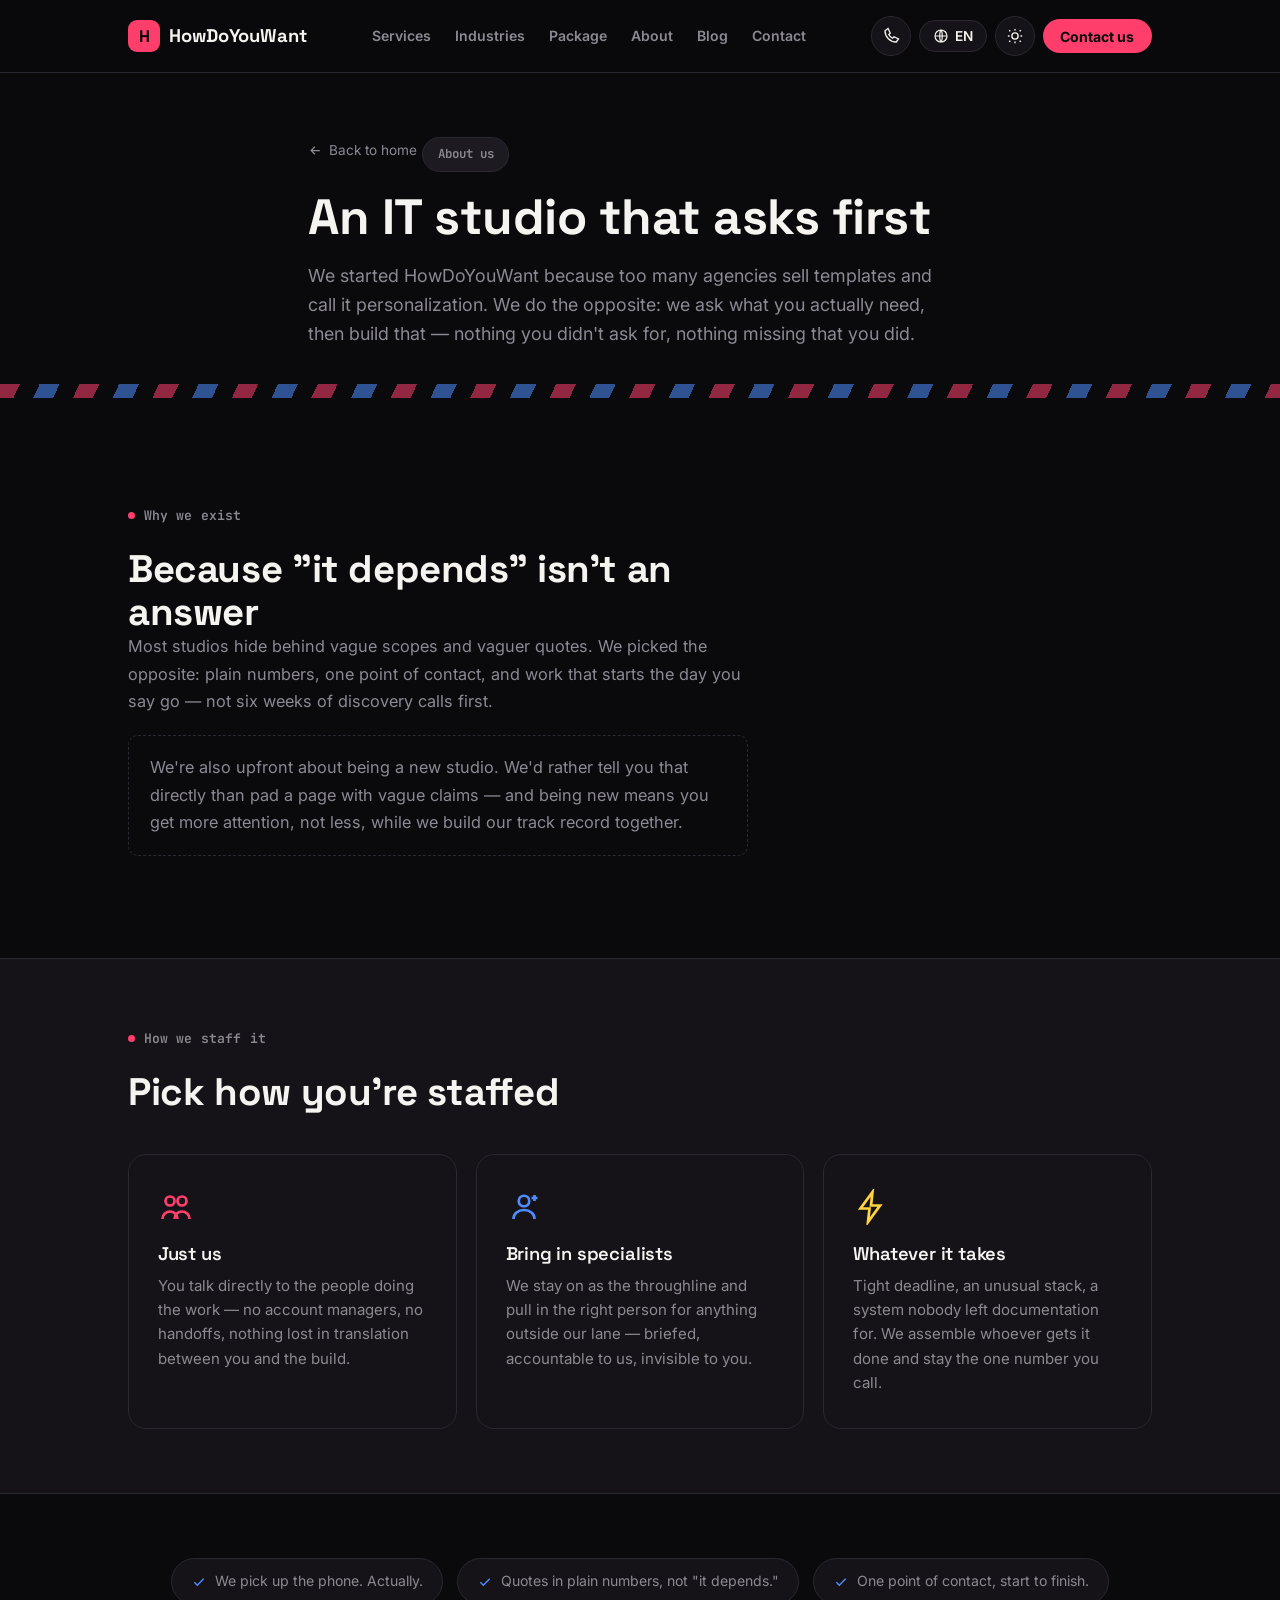
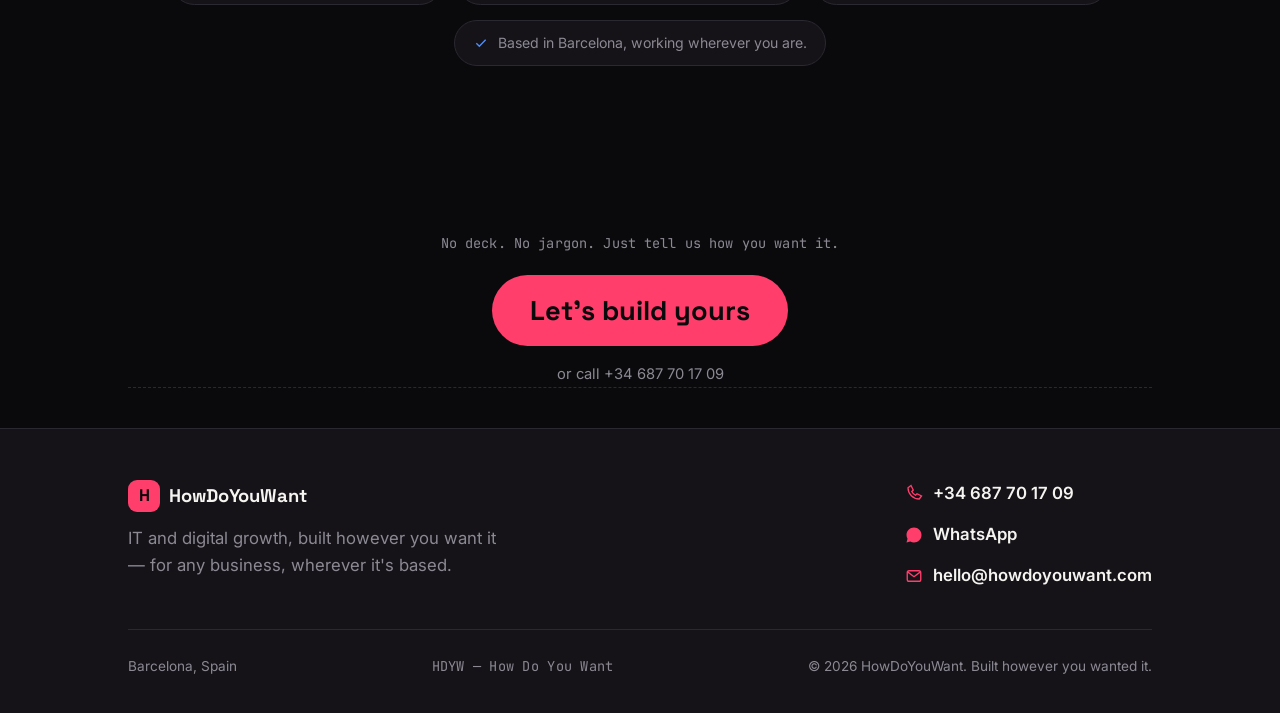
<file: about.html>
<!doctype html>
<html lang="en" dir="ltr" data-theme="dark" data-lang="en">
<head>
<meta charset="UTF-8">
<meta name="viewport" content="width=device-width, initial-scale=1, viewport-fit=cover">
<title>About Us — HowDoYouWant</title>
<meta name="description" content="An IT studio that asks what you need before building it. Who we are, how we work, and why we're upfront about being new.">
<meta name="theme-color" content="#0A0A0C">
<link rel="icon" href="data:image/svg+xml,%3Csvg xmlns='http://www.w3.org/2000/svg' viewBox='0 0 64 64'%3E%3Crect width='64' height='64' rx='16' fill='%230A0A0C'/%3E%3Ccircle cx='30' cy='32' r='17' fill='%23FF3E6C'/%3E%3Ctext x='30' y='40' font-family='Arial, sans-serif' font-size='22' font-weight='700' fill='%230A0A0C' text-anchor='middle'%3EH%3C/text%3E%3C/svg%3E">
<link rel="preconnect" href="https://fonts.googleapis.com">
<link rel="preconnect" href="https://fonts.gstatic.com" crossorigin>
<link href="https://fonts.googleapis.com/css2?family=Space+Grotesk:wght@600;700&family=Inter:wght@400;500;600;700&family=JetBrains+Mono:wght@500;600;700&family=Cairo:wght@500;600;700&display=swap" rel="stylesheet">
<link rel="stylesheet" href="assets/style.css">
<link rel="canonical" href="https://howdoyouwant.com/about.html">
</head>
<body data-default-context="general">

<header class="nav">
  <div class="nav-inner">
    <a href="index.html" class="brand"><span class="brand-mark">H</span>HowDoYouWant</a>
    <nav class="nav-links">
      <a href="index.html#services" data-i18n="nav_link_services">Services</a>
      <a href="index.html#industries" data-i18n="nav_link_industries">Industries</a>
      <a href="local-growth.html" data-i18n="nav_link_package">Package</a>
      <a href="about.html" data-i18n="nav_link_about">About</a>
      <a href="blog.html" data-i18n="nav_link_blog">Blog</a>
      <button data-contact-trigger data-i18n="nav_link_contact">Contact</button>
    </nav>
    <div class="nav-controls">
      <a class="icon-btn" href="tel:+34687701709" aria-label="Call us">
        <svg viewBox="0 0 24 24" fill="none" stroke="currentColor" stroke-width="1.8"><path d="M4 5c0 8.3 6.7 15 15 15l3-4-6-3-2 2a12 12 0 01-5-5l2-2-3-6-4 3Z"/></svg>
      </a>
      <div class="lang-switch">
        <button class="lang-trigger" id="langTrigger" aria-haspopup="true" aria-expanded="false" aria-label="Change language">
          <svg viewBox="0 0 24 24" fill="none" stroke="currentColor" stroke-width="1.8"><circle cx="12" cy="12" r="9"/><path d="M3 12h18M12 3c2.5 2.7 2.5 15.3 0 18M12 3c-2.5 2.7-2.5 15.3 0 18"/></svg>
          <span id="langCode">EN</span>
        </button>
        <div class="lang-menu" id="langMenu" role="menu">
          <button class="lang-option" role="menuitem" data-lang="en">English <span class="lang-code">EN</span></button>
          <button class="lang-option" role="menuitem" data-lang="es">Español <span class="lang-code">ES</span></button>
          <button class="lang-option" role="menuitem" data-lang="ca">Català <span class="lang-code">CA</span></button>
          <button class="lang-option" role="menuitem" data-lang="sv">Svenska <span class="lang-code">SV</span></button>
          <button class="lang-option" role="menuitem" data-lang="ar">العربية <span class="lang-code">AR</span></button>
        </div>
      </div>
      <button class="icon-btn" id="themeToggle" aria-label="Switch theme">
        <svg id="themeIcon" viewBox="0 0 24 24" fill="none" stroke="currentColor" stroke-width="1.8"><circle cx="12" cy="12" r="4.2"/><path d="M12 2.5v2.2M12 19.3v2.2M4.2 4.2l1.6 1.6M18.2 18.2l1.6 1.6M2.5 12h2.2M19.3 12h2.2M4.2 19.8l1.6-1.6M18.2 5.8l1.6-1.6"/></svg>
      </button>
      <button class="nav-cta" data-i18n="nav_cta" data-contact-trigger>Contact us</button>
    </div>
  </div>
</header>

<main id="top">

  <section class="page-hero">
    <div class="wrap">
      <a class="back-link" href="index.html">
        <svg viewBox="0 0 24 24" fill="none" stroke="currentColor" stroke-width="2"><path d="M19 12H5M11 6l-6 6 6 6"/></svg>
        <span data-i18n="back_to_home">Back to home</span>
      </a>
      <span class="chip" data-i18n="about_kicker">About us</span>
      <h1 data-i18n="about_title">An IT studio that asks first</h1>
      <p class="lead" data-i18n="about_lead">We started HowDoYouWant because too many agencies sell templates and call it personalization. We do the opposite: we ask what you actually need, then build that — nothing you didn't ask for, nothing missing that you did.</p>
    </div>
  </section>

  <div class="stripe-divider"></div>

  <section>
    <div class="wrap">
      <div class="section-head">
        <div class="eyebrow" data-i18n="why_eyebrow">Why we exist</div>
        <h2 data-i18n="why_title">Because "it depends" isn't an answer</h2>
      </div>
      <p style="max-width:62ch; color:var(--text-muted); font-size:1.02rem; line-height:1.7;" data-i18n="why_body">Most studios hide behind vague scopes and vaguer quotes. We picked the opposite: plain numbers, one point of contact, and work that starts the day you say go — not six weeks of discovery calls first.</p>
      <p style="max-width:62ch; color:var(--text-muted); font-size:1.02rem; line-height:1.7; margin-top:1.2rem; padding:1.1rem 1.3rem; border:1px dashed var(--line); border-radius:var(--radius-s);" data-i18n="about_honesty_line">We're also upfront about being a new studio. We'd rather tell you that directly than pad a page with vague claims — and being new means you get more attention, not less, while we build our track record together.</p>
    </div>
  </section>

  <!-- STAFFING (moved from homepage) -->
  <section class="section-tight" style="background:var(--surface); border-top:1px solid var(--line); border-bottom:1px solid var(--line);">
    <div class="wrap">
      <div class="section-head">
        <div class="eyebrow" data-i18n="staffing_eyebrow">How we staff it</div>
        <h2 data-i18n="staffing_title">Pick how you're staffed</h2>
      </div>
      <div class="staff-grid">
        <div class="staff-card">
          <svg class="staff-icon" viewBox="0 0 24 24" fill="none" stroke="currentColor" stroke-width="1.8"><circle cx="8" cy="8" r="3"/><circle cx="16" cy="8" r="3"/><path d="M3 20c0-3 2.5-5 5-5s5 2 5 5M11 20c0-3 2.5-5 5-5s5 2 5 5"/></svg>
          <h3 data-i18n="staff1_title">Just us</h3>
          <p data-i18n="staff1_body">You talk directly to the people doing the work — no account managers, no handoffs, nothing lost in translation between you and the build.</p>
        </div>
        <div class="staff-card">
          <svg class="staff-icon" viewBox="0 0 24 24" fill="none" stroke="currentColor" stroke-width="1.8"><circle cx="12" cy="8" r="3.5"/><path d="M5 20c0-3.5 3-6 7-6s7 2.5 7 6"/><path d="M19 4v4M17 6h4"/></svg>
          <h3 data-i18n="staff2_title">Bring in specialists</h3>
          <p data-i18n="staff2_body">We stay on as the throughline and pull in the right person for anything outside our lane — briefed, accountable to us, invisible to you.</p>
        </div>
        <div class="staff-card">
          <svg class="staff-icon" viewBox="0 0 24 24" fill="none" stroke="currentColor" stroke-width="1.8"><path d="M13 2 5 13h6l-1 9 8-11h-6l1-9Z"/></svg>
          <h3 data-i18n="staff3_title">Whatever it takes</h3>
          <p data-i18n="staff3_body">Tight deadline, an unusual stack, a system nobody left documentation for. We assemble whoever gets it done and stay the one number you call.</p>
        </div>
      </div>
    </div>
  </section>

  <section class="trust section-tight">
    <div class="wrap">
      <div class="badge"><svg viewBox="0 0 24 24" fill="none" stroke="currentColor" stroke-width="2"><path d="M5 12.5l4.5 4.5L19 7"/></svg><span data-i18n="trust_badge1">We pick up the phone. Actually.</span></div>
      <div class="badge"><svg viewBox="0 0 24 24" fill="none" stroke="currentColor" stroke-width="2"><path d="M5 12.5l4.5 4.5L19 7"/></svg><span data-i18n="trust_badge2">Quotes in plain numbers, not "it depends."</span></div>
      <div class="badge"><svg viewBox="0 0 24 24" fill="none" stroke="currentColor" stroke-width="2"><path d="M5 12.5l4.5 4.5L19 7"/></svg><span data-i18n="trust_badge3">One point of contact, start to finish.</span></div>
      <div class="badge"><svg viewBox="0 0 24 24" fill="none" stroke="currentColor" stroke-width="2"><path d="M5 12.5l4.5 4.5L19 7"/></svg><span data-i18n="trust_badge6">Based in Barcelona, working wherever you are.</span></div>
    </div>
  </section>

  <section class="final-cta">
    <div class="wrap">
      <p class="final-cta-tag" data-i18n="final_cta_tag">No deck. No jargon. Just tell us how you want it.</p>
      <button class="btn-final" data-contact-trigger data-i18n="final_cta">Let's build yours</button>
      <a class="final-cta-secondary" href="tel:+34687701709" data-i18n="final_cta_secondary">or call +34 687 70 17 09</a>
    </div>
  </section>

</main>

<footer>
  <div class="wrap">
    <div class="footer-grid">
      <div>
        <a href="index.html" class="brand"><span class="brand-mark">H</span>HowDoYouWant</a>
        <p class="footer-tagline" data-i18n="footer_tagline">IT and digital growth, built however you want it — for any business, wherever it's based.</p>
      </div>
      <div class="footer-contact">
        <a href="tel:+34687701709">
          <svg viewBox="0 0 24 24" fill="none" stroke="currentColor" stroke-width="1.8"><path d="M4 5c0 8.3 6.7 15 15 15l3-4-6-3-2 2a12 12 0 01-5-5l2-2-3-6-4 3Z"/></svg>
          +34 687 70 17 09
        </a>
        <a href="https://wa.me/34687701709" target="_blank" rel="noopener" data-contact-prefill>
          <svg viewBox="0 0 24 24" fill="currentColor"><path d="M12 2C6.48 2 2 6.48 2 12c0 1.85.5 3.58 1.36 5.07L2 22l5.06-1.32A9.94 9.94 0 0 0 12 22c5.52 0 10-4.48 10-10S17.52 2 12 2Z"/></svg>
          WhatsApp
        </a>
        <a href="mailto:hello@howdoyouwant.com" data-contact-prefill>
          <svg viewBox="0 0 24 24" fill="none" stroke="currentColor" stroke-width="1.8"><rect x="3" y="5" width="18" height="14" rx="2.5"/><path d="M3.5 6.5L12 13l8.5-6.5"/></svg>
          hello@howdoyouwant.com
        </a>
      </div>
    </div>
    <div class="footer-bottom">
      <span data-i18n="footer_location">Barcelona, Spain</span>
      <span class="footer-signoff">HDYW — How Do You Want</span>
      <span data-i18n="footer_rights">© 2026 HowDoYouWant. Built however you wanted it.</span>
    </div>
  </div>
</footer>

<button class="wa-float" id="waFloat" data-contact-trigger data-i18n-aria-label="aria_contact" aria-label="Contact us">
  <svg viewBox="0 0 24 24" fill="none" stroke="currentColor" stroke-width="1.8"><path d="M4 12c0-4.4 3.6-8 8-8s8 3.6 8 8-3.6 8-8 8c-1.1 0-2.1-.2-3-.6L4 21l1.6-4.8C4.6 15 4 13.6 4 12Z"/><circle cx="8.5" cy="12" r=".9" fill="currentColor" stroke="none"/><circle cx="12" cy="12" r=".9" fill="currentColor" stroke="none"/><circle cx="15.5" cy="12" r=".9" fill="currentColor" stroke="none"/></svg>
</button>

<div class="contact-backdrop" id="contactBackdrop">
  <div class="contact-modal" role="dialog" aria-modal="true">
    <button class="contact-modal-close" id="contactClose" aria-label="Close">&times;</button>
    <h3 data-i18n="contact_modal_title">How do you want to reach us?</h3>
    <div class="contact-options">
      <a class="contact-option" id="contactWhatsapp" target="_blank" rel="noopener">
        <svg viewBox="0 0 24 24" fill="currentColor"><path d="M12 2C6.48 2 2 6.48 2 12c0 1.85.5 3.58 1.36 5.07L2 22l5.06-1.32A9.94 9.94 0 0 0 12 22c5.52 0 10-4.48 10-10S17.52 2 12 2Zm0 18c-1.6 0-3.1-.43-4.4-1.19l-.31-.18-3 .78.8-2.93-.2-.3A7.94 7.94 0 0 1 4 12c0-4.41 3.59-8 8-8s8 3.59 8 8-3.59 8-8 8Z"/></svg>
        <span data-i18n="contact_opt_whatsapp">WhatsApp</span>
      </a>
      <a class="contact-option" id="contactCall" href="tel:+34687701709">
        <svg viewBox="0 0 24 24" fill="none" stroke="currentColor" stroke-width="1.8"><path d="M4 5c0 8.3 6.7 15 15 15l3-4-6-3-2 2a12 12 0 01-5-5l2-2-3-6-4 3Z"/></svg>
        <span data-i18n="contact_opt_call">Call</span>
      </a>
      <a class="contact-option" id="contactEmail">
        <svg viewBox="0 0 24 24" fill="none" stroke="currentColor" stroke-width="1.8"><rect x="3" y="5" width="18" height="14" rx="2.5"/><path d="M3.5 6.5L12 13l8.5-6.5"/></svg>
        <span data-i18n="contact_opt_email">Email</span>
      </a>
    </div>
  </div>
</div>

<script>
window.HDYW_I18N = {
  en: {
    nav_link_services:"Services", nav_link_industries:"Industries", nav_link_package:"Package", nav_link_about:"About", nav_link_blog:"Blog", nav_link_contact:"Contact",
    nav_cta:"Contact us", aria_lang:"Change language", aria_theme:"Switch theme", aria_contact:"Contact us",
    back_to_home:"Back to home",
    about_kicker:"About us", about_title:"An IT studio that asks first",
    about_lead:"We started HowDoYouWant because too many agencies sell templates and call it personalization. We do the opposite: we ask what you actually need, then build that — nothing you didn't ask for, nothing missing that you did.",
    why_eyebrow:"Why we exist", why_title:"Because \"it depends\" isn't an answer",
    why_body:"Most studios hide behind vague scopes and vaguer quotes. We picked the opposite: plain numbers, one point of contact, and work that starts the day you say go — not six weeks of discovery calls first.",
    about_honesty_line:"We're also upfront about being a new studio. We'd rather tell you that directly than pad a page with vague claims — and being new means you get more attention, not less, while we build our track record together.",
    staffing_eyebrow:"How we staff it", staffing_title:"Pick how you're staffed",
    staff1_title:"Just us", staff1_body:"You talk directly to the people doing the work — no account managers, no handoffs, nothing lost in translation between you and the build.",
    staff2_title:"Bring in specialists", staff2_body:"We stay on as the throughline and pull in the right person for anything outside our lane — briefed, accountable to us, invisible to you.",
    staff3_title:"Whatever it takes", staff3_body:"Tight deadline, an unusual stack, a system nobody left documentation for. We assemble whoever gets it done and stay the one number you call.",
    trust_badge1:"We pick up the phone. Actually.", trust_badge2:"Quotes in plain numbers, not \"it depends.\"",
    trust_badge3:"One point of contact, start to finish.", trust_badge6:"Based in Barcelona, working wherever you are.",
    final_cta_tag:"No deck. No jargon. Just tell us how you want it.", final_cta:"Let's build yours", final_cta_secondary:"or call +34 687 70 17 09",
    footer_tagline:"IT and digital growth, built however you want it — for any business, wherever it's based.",
    footer_location:"Barcelona, Spain", footer_rights:"© 2026 HowDoYouWant. Built however you wanted it.",
    contact_modal_title:"How do you want to reach us?", contact_opt_whatsapp:"WhatsApp", contact_opt_call:"Call", contact_opt_email:"Email", contact_email_subject:"How do you want it?"
  },
  es: {
    nav_link_services:"Servicios", nav_link_industries:"Sectores", nav_link_package:"Paquete", nav_link_about:"Nosotros", nav_link_blog:"Blog", nav_link_contact:"Contacto",
    nav_cta:"Hablemos", aria_lang:"Cambiar idioma", aria_theme:"Cambiar tema", aria_contact:"Contáctanos",
    back_to_home:"Volver al inicio",
    about_kicker:"Sobre nosotros", about_title:"Un estudio de IT que pregunta primero",
    about_lead:"Empezamos HowDoYouWant porque demasiadas agencias venden plantillas y lo llaman personalización. Hacemos lo contrario: preguntamos qué necesitas de verdad y construimos eso, nada que no hayas pedido, nada que falte de lo que sí.",
    why_eyebrow:"Por qué existimos", why_title:"Porque \"depende\" no es una respuesta",
    why_body:"La mayoría de estudios se esconden tras alcances vagos y presupuestos aún más vagos. Elegimos lo contrario: números claros, un único punto de contacto, y trabajo que empieza el día que dices que sí, no tras seis semanas de reuniones de descubrimiento.",
    about_honesty_line:"También somos claros sobre ser un estudio nuevo. Preferimos decírtelo directamente antes que rellenar una página con afirmaciones vagas: y ser nuevos significa que recibes más atención, no menos, mientras construimos juntos nuestro historial.",
    staffing_eyebrow:"Cómo nos organizamos", staffing_title:"Elige cómo te atendemos",
    staff1_title:"Solo nosotros", staff1_body:"Hablas directamente con quien hace el trabajo: sin gestores de cuenta, sin traspasos, sin que nada se pierda entre tú y lo que se construye.",
    staff2_title:"Traemos especialistas", staff2_body:"Seguimos siendo tu hilo conductor y metemos a la persona adecuada para lo que se sale de lo nuestro: con encargo claro, responden ante nosotros, invisibles para ti.",
    staff3_title:"Lo que haga falta", staff3_body:"Plazo ajustado, una tecnología rara, un sistema sin documentación. Reunimos a quien lo resuelva y seguimos siendo el único número al que llamas.",
    trust_badge1:"Cogemos el teléfono. De verdad.", trust_badge2:"Presupuestos en números claros, no \"depende\".",
    trust_badge3:"Un único punto de contacto, de principio a fin.", trust_badge6:"Con base en Barcelona, trabajando donde estés.",
    final_cta_tag:"Sin powerpoint. Sin tecnicismos. Solo dinos cómo lo quieres.", final_cta:"Construyamos el tuyo", final_cta_secondary:"o llama al +34 687 70 17 09",
    footer_tagline:"IT y crecimiento digital, a tu manera, para cualquier negocio, esté donde esté.",
    footer_location:"Barcelona, España", footer_rights:"© 2026 HowDoYouWant. Construido como tú lo quisiste.",
    contact_modal_title:"¿Cómo quieres contactarnos?", contact_opt_whatsapp:"WhatsApp", contact_opt_call:"Llamar", contact_opt_email:"Correo", contact_email_subject:"¿Cómo lo quieres?"
  },
  ca: {
    nav_link_services:"Serveis", nav_link_industries:"Sectors", nav_link_package:"Paquet", nav_link_about:"Nosaltres", nav_link_blog:"Blog", nav_link_contact:"Contacte",
    nav_cta:"Parlem-ne", aria_lang:"Canviar idioma", aria_theme:"Canviar tema", aria_contact:"Contacta'ns",
    back_to_home:"Tornar a l'inici",
    about_kicker:"Sobre nosaltres", about_title:"Un estudi de IT que pregunta primer",
    about_lead:"Vam començar HowDoYouWant perquè massa agències venen plantilles i en diuen personalització. Fem el contrari: preguntem què necessites de veritat i construïm això, res que no hagis demanat, res que falti del que sí.",
    why_eyebrow:"Per què existim", why_title:"Perquè \"depèn\" no és una resposta",
    why_body:"La majoria d'estudis s'amaguen darrere d'abasts vagues i pressupostos encara més vagues. Vam triar el contrari: números clars, un únic punt de contacte, i feina que comença el dia que dius que sí, no després de sis setmanes de reunions de descobriment.",
    about_honesty_line:"També som clars sobre ser un estudi nou. Preferim dir-t'ho directament abans que omplir una pàgina amb afirmacions vagues: i ser nous significa que reps més atenció, no menys, mentre construïm junts el nostre historial.",
    staffing_eyebrow:"Com ens organitzem", staffing_title:"Tria com et servim",
    staff1_title:"Només nosaltres", staff1_body:"Parles directament amb qui fa la feina: sense gestors de compte, sense traspassos, sense que res es perdi entre tu i allò que es construeix.",
    staff2_title:"Portem especialistes", staff2_body:"Seguim sent el teu fil conductor i hi posem la persona adequada per al que se surt del nostre àmbit: amb encàrrec clar, responen davant nostre, invisibles per a tu.",
    staff3_title:"El que calgui", staff3_body:"Termini ajustat, una tecnologia rara, un sistema sense documentació. Reunim qui ho resolgui i seguim sent l'únic número que truques.",
    trust_badge1:"Agafem el telèfon. De debò.", trust_badge2:"Pressupostos en números clars, no \"depèn\".",
    trust_badge3:"Un únic punt de contacte, de cap a cap.", trust_badge6:"Amb base a Barcelona, treballant on siguis.",
    final_cta_tag:"Sense powerpoint. Sense tecnicismes. Només digues-nos com ho vols.", final_cta:"Construïm el teu", final_cta_secondary:"o truca al +34 687 70 17 09",
    footer_tagline:"IT i creixement digital, a la teva manera, per a qualsevol negoci, sigui on sigui.",
    footer_location:"Barcelona, Espanya", footer_rights:"© 2026 HowDoYouWant. Construït com tu volies.",
    contact_modal_title:"Com vols contactar-nos?", contact_opt_whatsapp:"WhatsApp", contact_opt_call:"Trucar", contact_opt_email:"Correu", contact_email_subject:"Com ho vols?"
  },
  sv: {
    nav_link_services:"Tjänster", nav_link_industries:"Branscher", nav_link_package:"Paket", nav_link_about:"Om oss", nav_link_blog:"Blogg", nav_link_contact:"Kontakt",
    nav_cta:"Kontakta oss", aria_lang:"Byt språk", aria_theme:"Byt tema", aria_contact:"Kontakta oss",
    back_to_home:"Tillbaka till startsidan",
    about_kicker:"Om oss", about_title:"En IT-studio som frågar först",
    about_lead:"Vi startade HowDoYouWant eftersom för många byråer säljer mallar och kallar det personligt. Vi gör tvärtom: vi frågar vad ni faktiskt behöver och bygger det — inget ni inte bad om, inget som saknas av det ni gjorde.",
    why_eyebrow:"Varför vi finns", why_title:"Eftersom \"det beror på\" inte är ett svar",
    why_body:"De flesta studior gömmer sig bakom vaga omfattningar och ännu vagare offerter. Vi valde motsatsen: klara siffror, en kontaktperson, och arbete som börjar samma dag ni säger ja — inte efter sex veckor av inledande samtal.",
    about_honesty_line:"Vi är också öppna med att vara en ny studio. Vi berättar det hellre rakt av än fyller sidan med vaga påståenden — och att vara nya betyder att ni får mer uppmärksamhet, inte mindre, medan vi bygger vår historik tillsammans.",
    staffing_eyebrow:"Hur vi bemannar det", staffing_title:"Välj hur ni blir bemannade",
    staff1_title:"Bara vi", staff1_body:"Ni pratar direkt med de som gör jobbet — inga kundansvariga, inga överlämningar, inget som går förlorat mellan er och det som byggs.",
    staff2_title:"Vi tar in specialister", staff2_body:"Vi stannar som den röda tråden och drar in rätt person för allt utanför vårt område — briefad, ansvarig inför oss, osynlig för dig.",
    staff3_title:"Vad som än krävs", staff3_body:"Snäv deadline, en ovanlig teknikstack, ett system utan dokumentation. Vi samlar ihop de som löser det och förblir det enda numret du ringer.",
    trust_badge1:"Vi svarar i telefon. På riktigt.", trust_badge2:"Offerter i klara siffror, inte \"det beror på\".",
    trust_badge3:"En kontaktperson, från start till mål.", trust_badge6:"Baserade i Barcelona, jobbar var du än är.",
    final_cta_tag:"Ingen presentation. Ingen jargong. Berätta bara hur ni vill ha det.", final_cta:"Låt oss bygga ert", final_cta_secondary:"eller ring +34 687 70 17 09",
    footer_tagline:"IT och digital tillväxt, precis som ni vill ha det — för alla typer av företag, var det än ligger.",
    footer_location:"Barcelona, Spanien", footer_rights:"© 2026 HowDoYouWant. Byggt precis som ni ville.",
    contact_modal_title:"Hur vill ni nå oss?", contact_opt_whatsapp:"WhatsApp", contact_opt_call:"Ring", contact_opt_email:"Mejl", contact_email_subject:"Hur vill du ha det?"
  },
  ar: {
    nav_link_services:"خدماتنا", nav_link_industries:"القطاعات", nav_link_package:"الباقة", nav_link_about:"من نحن", nav_link_blog:"المدونة", nav_link_contact:"تواصل",
    nav_cta:"لنتحدث", aria_lang:"تغيير اللغة", aria_theme:"تبديل المظهر", aria_contact:"تواصل معنا",
    back_to_home:"العودة إلى الصفحة الرئيسية",
    about_kicker:"من نحن", about_title:"استوديو تقني يسأل أولاً",
    about_lead:"أسّسنا HowDoYouWant لأن الكثير من الوكالات تبيع قوالب جاهزة وتسمي ذلك تخصيصًا. نحن نفعل العكس: نسأل عمّا تحتاجه فعلًا، ثم نبنيه — لا شيء لم تطلبه، ولا شيء ناقص مما طلبته.",
    why_eyebrow:"لماذا نوجد", why_title:"لأن \"الأمر يعتمد\" ليست إجابة",
    why_body:"معظم الاستوديوهات تختبئ خلف نطاقات غامضة وعروض أسعار أكثر غموضًا. اخترنا العكس: أرقام واضحة، نقطة تواصل واحدة، وعمل يبدأ في اليوم الذي توافق فيه — لا بعد ستة أسابيع من مكالمات الاستكشاف.",
    about_honesty_line:"كما أننا صريحون بشأن كوننا استوديو جديد. نفضّل أن نخبرك بذلك مباشرة بدلًا من ملء الصفحة بادعاءات غامضة — وكوننا جددًا يعني أنك تحصل على اهتمام أكبر، لا أقل، بينما نبني سجلنا معًا.",
    staffing_eyebrow:"كيف ننظّم فريقنا", staffing_title:"اختر طريقة تعاملنا معك",
    staff1_title:"نحن فقط", staff1_body:"تتحدث مباشرة مع من ينفّذ العمل فعليًا — بلا مدراء حسابات، وبلا تسليم بين أطراف، ولا يضيع شيء بينك وبين ما يُبنى.",
    staff2_title:"نستقدم متخصصين", staff2_body:"نبقى نحن الخيط الناظم، ونُدخل الشخص المناسب لكل ما هو خارج مجالنا — بتوجيه واضح، مسؤول أمامنا، غير مرئي لك.",
    staff3_title:"مهما تطلّب الأمر", staff3_body:"موعد نهائي ضيّق، تقنية غير مألوفة، نظام بلا توثيق. نجمع من يحل الأمر ونبقى نحن الرقم الوحيد الذي تتصل به.",
    trust_badge1:"نرد على الهاتف. فعليًا.", trust_badge2:"عروض أسعار بأرقام واضحة، لا \"الأمر يعتمد\".",
    trust_badge3:"نقطة تواصل واحدة، من البداية للنهاية.", trust_badge6:"مقرّنا في برشلونة، ونعمل أينما كنت.",
    final_cta_tag:"بدون عرض تقديمي. بدون مصطلحات معقّدة. فقط أخبرنا كيف تريده.", final_cta:"لنبنِ نشاطك الآن", final_cta_secondary:"أو اتصل على +34 687 70 17 09",
    footer_tagline:"خدمات تقنية ونمو رقمي، بالطريقة التي تريدها، لأي نشاط تجاري وأينما كان.",
    footer_location:"برشلونة، إسبانيا", footer_rights:"© 2026 HowDoYouWant. بُني بالطريقة التي أردتها.",
    contact_modal_title:"كيف تريد التواصل معنا؟", contact_opt_whatsapp:"WhatsApp", contact_opt_call:"اتصال", contact_opt_email:"بريد إلكتروني", contact_email_subject:"كيف تريده؟"
  }
};
window.HDYW_CONTACT = {
  general: {
    en:"Hi! I'd like to talk about my project.",
    es:"¡Hola! Me gustaría hablar sobre mi proyecto.",
    ca:"Hola! M'agradaria parlar sobre el meu projecte.",
    sv:"Hej! Jag skulle vilja prata om mitt projekt.",
    ar:"مرحبًا! أود التحدث عن مشروعي."
  }
};
</script>
<script src="assets/main.js"></script>
</body>
</html>
</file>
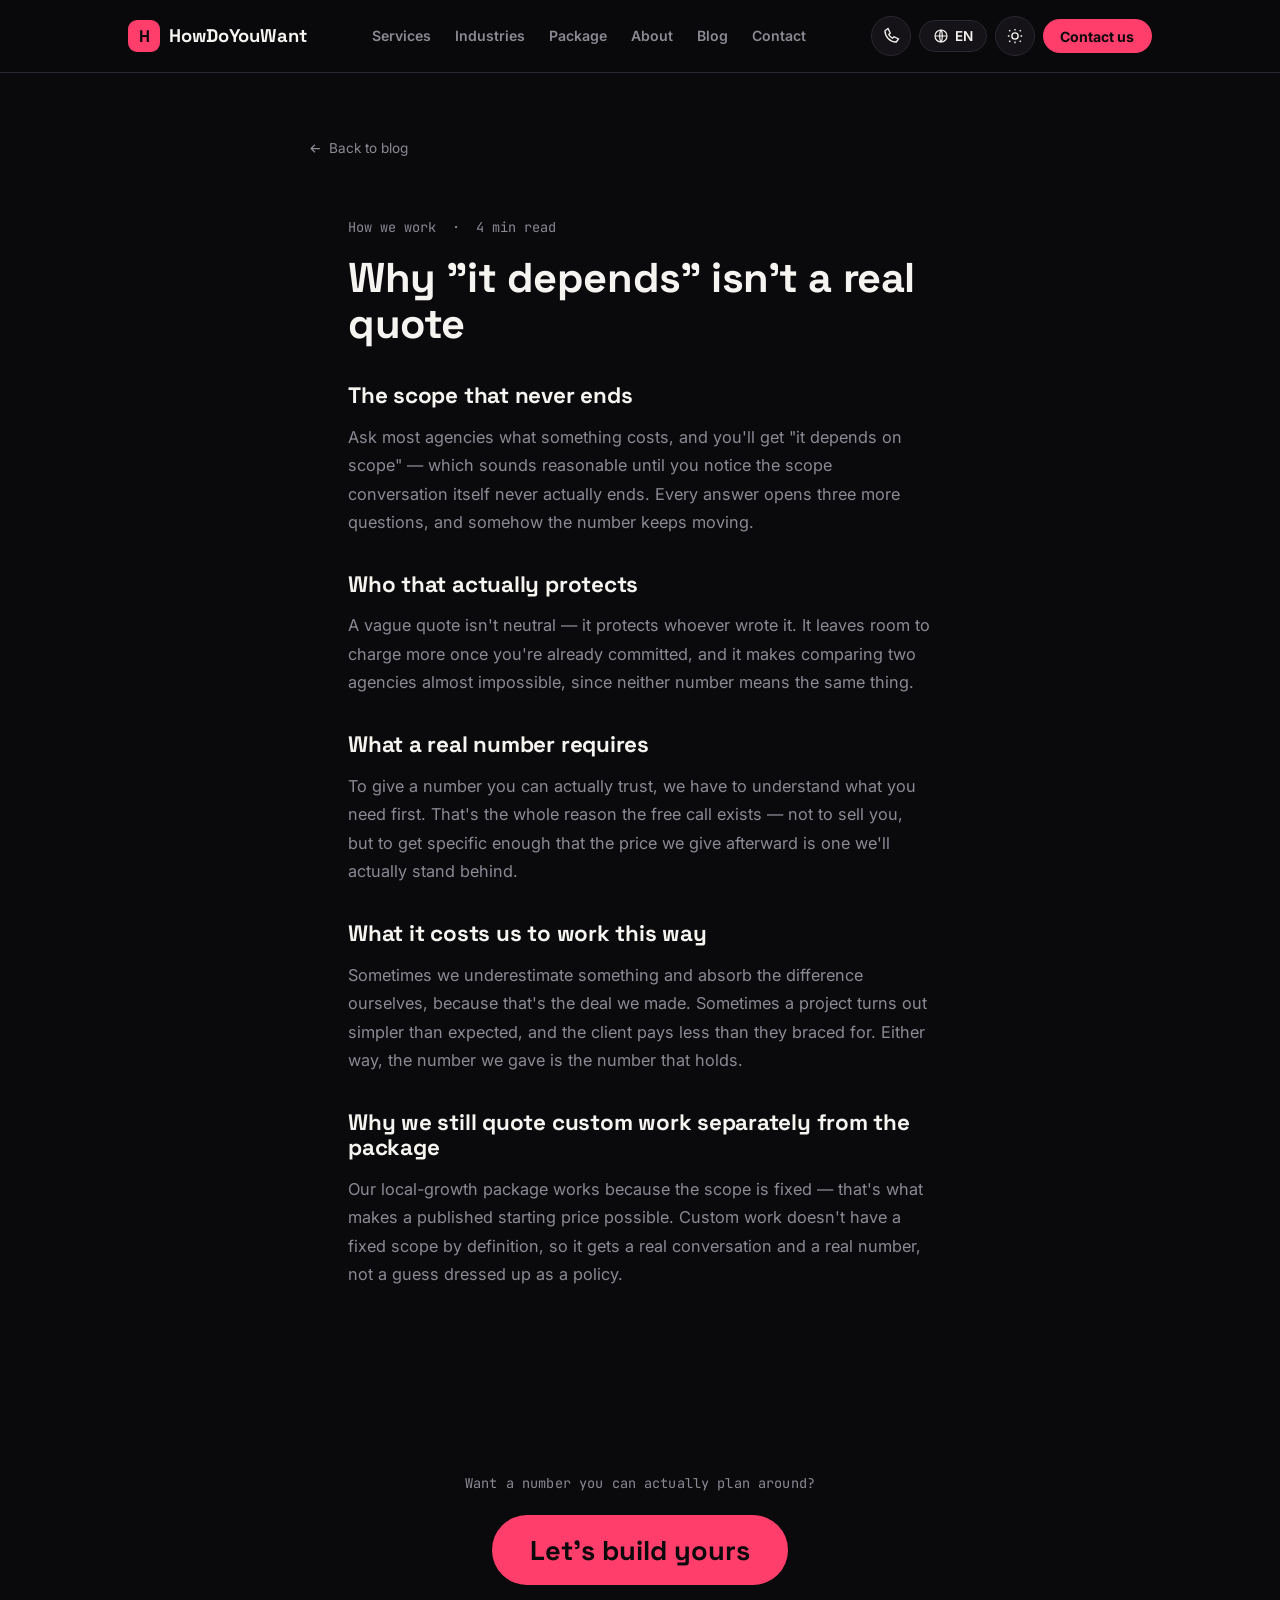
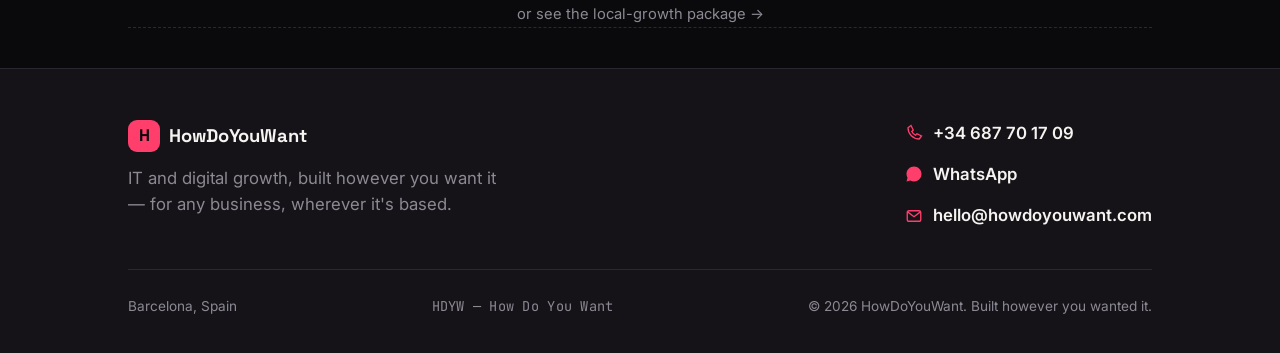
<file: article-fixed-pricing.html>
<!doctype html>
<html lang="en" dir="ltr" data-theme="dark" data-lang="en">
<head>
<meta charset="UTF-8">
<meta name="viewport" content="width=device-width, initial-scale=1, viewport-fit=cover">
<title>Why "It Depends" Isn't a Real Quote — HowDoYouWant</title>
<meta name="description" content="Vague scopes protect agencies, not clients. Here's why we price differently — and what it actually costs us to do that.">
<meta name="theme-color" content="#0A0A0C">
<link rel="icon" href="data:image/svg+xml,%3Csvg xmlns='http://www.w3.org/2000/svg' viewBox='0 0 64 64'%3E%3Crect width='64' height='64' rx='16' fill='%230A0A0C'/%3E%3Ccircle cx='30' cy='32' r='17' fill='%23FF3E6C'/%3E%3Ctext x='30' y='40' font-family='Arial, sans-serif' font-size='22' font-weight='700' fill='%230A0A0C' text-anchor='middle'%3EH%3C/text%3E%3C/svg%3E">
<link rel="preconnect" href="https://fonts.googleapis.com">
<link rel="preconnect" href="https://fonts.gstatic.com" crossorigin>
<link href="https://fonts.googleapis.com/css2?family=Space+Grotesk:wght@600;700&family=Inter:wght@400;500;600;700&family=JetBrains+Mono:wght@500;600;700&family=Cairo:wght@500;600;700&display=swap" rel="stylesheet">
<link rel="stylesheet" href="assets/style.css">
<link rel="canonical" href="https://howdoyouwant.com/article-fixed-pricing.html">
</head>
<body data-default-context="general">

<header class="nav">
  <div class="nav-inner">
    <a href="index.html" class="brand"><span class="brand-mark">H</span>HowDoYouWant</a>
    <nav class="nav-links">
      <a href="index.html#services" data-i18n="nav_link_services">Services</a>
      <a href="index.html#industries" data-i18n="nav_link_industries">Industries</a>
      <a href="local-growth.html" data-i18n="nav_link_package">Package</a>
      <a href="about.html" data-i18n="nav_link_about">About</a>
      <a href="blog.html" data-i18n="nav_link_blog">Blog</a>
      <button data-contact-trigger data-i18n="nav_link_contact">Contact</button>
    </nav>
    <div class="nav-controls">
      <a class="icon-btn" href="tel:+34687701709" aria-label="Call us">
        <svg viewBox="0 0 24 24" fill="none" stroke="currentColor" stroke-width="1.8"><path d="M4 5c0 8.3 6.7 15 15 15l3-4-6-3-2 2a12 12 0 01-5-5l2-2-3-6-4 3Z"/></svg>
      </a>
      <div class="lang-switch">
        <button class="lang-trigger" id="langTrigger" aria-haspopup="true" aria-expanded="false" aria-label="Change language">
          <svg viewBox="0 0 24 24" fill="none" stroke="currentColor" stroke-width="1.8"><circle cx="12" cy="12" r="9"/><path d="M3 12h18M12 3c2.5 2.7 2.5 15.3 0 18M12 3c-2.5 2.7-2.5 15.3 0 18"/></svg>
          <span id="langCode">EN</span>
        </button>
        <div class="lang-menu" id="langMenu" role="menu">
          <button class="lang-option" role="menuitem" data-lang="en">English <span class="lang-code">EN</span></button>
          <button class="lang-option" role="menuitem" data-lang="es">Español <span class="lang-code">ES</span></button>
          <button class="lang-option" role="menuitem" data-lang="ca">Català <span class="lang-code">CA</span></button>
          <button class="lang-option" role="menuitem" data-lang="sv">Svenska <span class="lang-code">SV</span></button>
          <button class="lang-option" role="menuitem" data-lang="ar">العربية <span class="lang-code">AR</span></button>
        </div>
      </div>
      <button class="icon-btn" id="themeToggle" aria-label="Switch theme">
        <svg id="themeIcon" viewBox="0 0 24 24" fill="none" stroke="currentColor" stroke-width="1.8"><circle cx="12" cy="12" r="4.2"/><path d="M12 2.5v2.2M12 19.3v2.2M4.2 4.2l1.6 1.6M18.2 18.2l1.6 1.6M2.5 12h2.2M19.3 12h2.2M4.2 19.8l1.6-1.6M18.2 5.8l1.6-1.6"/></svg>
      </button>
      <button class="nav-cta" data-i18n="nav_cta" data-contact-trigger>Contact us</button>
    </div>
  </div>
</header>

<main id="top">
  <section class="page-hero">
    <div class="wrap">
      <a class="back-link" href="blog.html">
        <svg viewBox="0 0 24 24" fill="none" stroke="currentColor" stroke-width="2"><path d="M19 12H5M11 6l-6 6 6 6"/></svg>
        <span data-i18n="back_to_blog">Back to blog</span>
      </a>
    </div>
  </section>

  <section class="section-tight" style="padding-top:0;">
    <div class="wrap article-body">
      <div class="article-meta">
        <span data-i18n="article3_tag">How we work</span>
        <span>·</span>
        <span data-i18n="article_read_time">4 min read</span>
      </div>
      <h1 style="font-size:clamp(1.8rem,4vw,2.6rem); margin-bottom:1.5rem;" data-i18n="article3_title">Why "it depends" isn't a real quote</h1>

      <h2 data-i18n="a3_h1">The scope that never ends</h2>
      <p data-i18n="a3_p1">Ask most agencies what something costs, and you'll get "it depends on scope" — which sounds reasonable until you notice the scope conversation itself never actually ends. Every answer opens three more questions, and somehow the number keeps moving.</p>

      <h2 data-i18n="a3_h2">Who that actually protects</h2>
      <p data-i18n="a3_p2">A vague quote isn't neutral — it protects whoever wrote it. It leaves room to charge more once you're already committed, and it makes comparing two agencies almost impossible, since neither number means the same thing.</p>

      <h2 data-i18n="a3_h3">What a real number requires</h2>
      <p data-i18n="a3_p3">To give a number you can actually trust, we have to understand what you need first. That's the whole reason the free call exists — not to sell you, but to get specific enough that the price we give afterward is one we'll actually stand behind.</p>

      <h2 data-i18n="a3_h4">What it costs us to work this way</h2>
      <p data-i18n="a3_p4">Sometimes we underestimate something and absorb the difference ourselves, because that's the deal we made. Sometimes a project turns out simpler than expected, and the client pays less than they braced for. Either way, the number we gave is the number that holds.</p>

      <h2 data-i18n="a3_h5">Why we still quote custom work separately from the package</h2>
      <p data-i18n="a3_p5">Our local-growth package works because the scope is fixed — that's what makes a published starting price possible. Custom work doesn't have a fixed scope by definition, so it gets a real conversation and a real number, not a guess dressed up as a policy.</p>
    </div>
  </section>

  <section class="final-cta">
    <div class="wrap">
      <p class="final-cta-tag" data-i18n="article_cta_tag">Want your listing actually fixed, not just filled in?</p>
      <button class="btn-final" data-contact-trigger data-i18n="final_cta">Let's build yours</button>
      <a class="final-cta-secondary" href="local-growth.html" data-i18n="article_see_package">or see the local-growth package →</a>
    </div>
  </section>
</main>

<footer>
  <div class="wrap">
    <div class="footer-grid">
      <div>
        <a href="index.html" class="brand"><span class="brand-mark">H</span>HowDoYouWant</a>
        <p class="footer-tagline" data-i18n="footer_tagline">IT and digital growth, built however you want it — for any business, wherever it's based.</p>
      </div>
      <div class="footer-contact">
        <a href="tel:+34687701709">
          <svg viewBox="0 0 24 24" fill="none" stroke="currentColor" stroke-width="1.8"><path d="M4 5c0 8.3 6.7 15 15 15l3-4-6-3-2 2a12 12 0 01-5-5l2-2-3-6-4 3Z"/></svg>
          +34 687 70 17 09
        </a>
        <a href="https://wa.me/34687701709" target="_blank" rel="noopener" data-contact-prefill>
          <svg viewBox="0 0 24 24" fill="currentColor"><path d="M12 2C6.48 2 2 6.48 2 12c0 1.85.5 3.58 1.36 5.07L2 22l5.06-1.32A9.94 9.94 0 0 0 12 22c5.52 0 10-4.48 10-10S17.52 2 12 2Z"/></svg>
          WhatsApp
        </a>
        <a href="mailto:hello@howdoyouwant.com" data-contact-prefill>
          <svg viewBox="0 0 24 24" fill="none" stroke="currentColor" stroke-width="1.8"><rect x="3" y="5" width="18" height="14" rx="2.5"/><path d="M3.5 6.5L12 13l8.5-6.5"/></svg>
          hello@howdoyouwant.com
        </a>
      </div>
    </div>
    <div class="footer-bottom">
      <span data-i18n="footer_location">Barcelona, Spain</span>
      <span class="footer-signoff">HDYW — How Do You Want</span>
      <span data-i18n="footer_rights">© 2026 HowDoYouWant. Built however you wanted it.</span>
    </div>
  </div>
</footer>

<button class="wa-float" id="waFloat" data-contact-trigger data-i18n-aria-label="aria_contact" aria-label="Contact us">
  <svg viewBox="0 0 24 24" fill="none" stroke="currentColor" stroke-width="1.8"><path d="M4 12c0-4.4 3.6-8 8-8s8 3.6 8 8-3.6 8-8 8c-1.1 0-2.1-.2-3-.6L4 21l1.6-4.8C4.6 15 4 13.6 4 12Z"/><circle cx="8.5" cy="12" r=".9" fill="currentColor" stroke="none"/><circle cx="12" cy="12" r=".9" fill="currentColor" stroke="none"/><circle cx="15.5" cy="12" r=".9" fill="currentColor" stroke="none"/></svg>
</button>

<div class="contact-backdrop" id="contactBackdrop">
  <div class="contact-modal" role="dialog" aria-modal="true">
    <button class="contact-modal-close" id="contactClose" aria-label="Close">&times;</button>
    <h3 data-i18n="contact_modal_title">How do you want to reach us?</h3>
    <div class="contact-options">
      <a class="contact-option" id="contactWhatsapp" target="_blank" rel="noopener">
        <svg viewBox="0 0 24 24" fill="currentColor"><path d="M12 2C6.48 2 2 6.48 2 12c0 1.85.5 3.58 1.36 5.07L2 22l5.06-1.32A9.94 9.94 0 0 0 12 22c5.52 0 10-4.48 10-10S17.52 2 12 2Zm0 18c-1.6 0-3.1-.43-4.4-1.19l-.31-.18-3 .78.8-2.93-.2-.3A7.94 7.94 0 0 1 4 12c0-4.41 3.59-8 8-8s8 3.59 8 8-3.59 8-8 8Z"/></svg>
        <span data-i18n="contact_opt_whatsapp">WhatsApp</span>
      </a>
      <a class="contact-option" id="contactCall" href="tel:+34687701709">
        <svg viewBox="0 0 24 24" fill="none" stroke="currentColor" stroke-width="1.8"><path d="M4 5c0 8.3 6.7 15 15 15l3-4-6-3-2 2a12 12 0 01-5-5l2-2-3-6-4 3Z"/></svg>
        <span data-i18n="contact_opt_call">Call</span>
      </a>
      <a class="contact-option" id="contactEmail">
        <svg viewBox="0 0 24 24" fill="none" stroke="currentColor" stroke-width="1.8"><rect x="3" y="5" width="18" height="14" rx="2.5"/><path d="M3.5 6.5L12 13l8.5-6.5"/></svg>
        <span data-i18n="contact_opt_email">Email</span>
      </a>
    </div>
  </div>
</div>

<script>
window.HDYW_I18N = {
  en: {
    nav_link_services:"Services", nav_link_industries:"Industries", nav_link_package:"Package", nav_link_about:"About", nav_link_blog:"Blog", nav_link_contact:"Contact",
    nav_cta:"Contact us", aria_lang:"Change language", aria_theme:"Switch theme", aria_contact:"Contact us",
    back_to_blog:"Back to blog",
    article3_tag:"How we work", article3_title:"Why \"it depends\" isn't a real quote",
    article_read_time:"4 min read",
    a3_h1:"The scope that never ends",
    a3_p1:"Ask most agencies what something costs, and you'll get \"it depends on scope\" — which sounds reasonable until you notice the scope conversation itself never actually ends. Every answer opens three more questions, and somehow the number keeps moving.",
    a3_h2:"Who that actually protects",
    a3_p2:"A vague quote isn't neutral — it protects whoever wrote it. It leaves room to charge more once you're already committed, and it makes comparing two agencies almost impossible, since neither number means the same thing.",
    a3_h3:"What a real number requires",
    a3_p3:"To give a number you can actually trust, we have to understand what you need first. That's the whole reason the free call exists — not to sell you, but to get specific enough that the price we give afterward is one we'll actually stand behind.",
    a3_h4:"What it costs us to work this way",
    a3_p4:"Sometimes we underestimate something and absorb the difference ourselves, because that's the deal we made. Sometimes a project turns out simpler than expected, and the client pays less than they braced for. Either way, the number we gave is the number that holds.",
    a3_h5:"Why we still quote custom work separately from the package",
    a3_p5:"Our local-growth package works because the scope is fixed — that's what makes a published starting price possible. Custom work doesn't have a fixed scope by definition, so it gets a real conversation and a real number, not a guess dressed up as a policy.",
    article_cta_tag:"Want a number you can actually plan around?", final_cta:"Let's build yours", article_see_package:"or see the local-growth package →",
    footer_tagline:"IT and digital growth, built however you want it — for any business, wherever it's based.",
    footer_location:"Barcelona, Spain", footer_rights:"© 2026 HowDoYouWant. Built however you wanted it.",
    contact_modal_title:"How do you want to reach us?", contact_opt_whatsapp:"WhatsApp", contact_opt_call:"Call", contact_opt_email:"Email", contact_email_subject:"How do you want it?"
  },
  es: {
    nav_link_services:"Servicios", nav_link_industries:"Sectores", nav_link_package:"Paquete", nav_link_about:"Nosotros", nav_link_blog:"Blog", nav_link_contact:"Contacto",
    nav_cta:"Hablemos", aria_lang:"Cambiar idioma", aria_theme:"Cambiar tema", aria_contact:"Contáctanos",
    back_to_blog:"Volver al blog",
    article3_tag:"Cómo trabajamos", article3_title:"Por qué \"depende\" no es un presupuesto de verdad",
    article_read_time:"4 min de lectura",
    a3_h1:"El alcance que nunca termina",
    a3_p1:"Pregunta a la mayoría de agencias cuánto cuesta algo y te dirán \"depende del alcance\", lo cual suena razonable hasta que te das cuenta de que la conversación sobre el alcance en sí nunca termina. Cada respuesta abre tres preguntas más, y de alguna manera la cifra sigue moviéndose.",
    a3_h2:"A quién protege eso en realidad",
    a3_p2:"Un presupuesto vago no es neutral: protege a quien lo escribió. Deja margen para cobrar más una vez que ya estás comprometido, y hace casi imposible comparar dos agencias, porque ninguna cifra significa lo mismo.",
    a3_h3:"Lo que requiere una cifra real",
    a3_p3:"Para dar una cifra en la que puedas confiar de verdad, primero tenemos que entender qué necesitas. Por eso existe la llamada gratuita: no para venderte nada, sino para concretar lo suficiente como para que el precio que demos después sea uno que de verdad respaldemos.",
    a3_h4:"Lo que nos cuesta trabajar así",
    a3_p4:"A veces subestimamos algo y absorbemos la diferencia nosotros, porque ese fue el trato que hicimos. A veces un proyecto resulta más sencillo de lo esperado, y el cliente paga menos de lo que se esperaba. En cualquier caso, la cifra que dimos es la que se mantiene.",
    a3_h5:"Por qué seguimos presupuestando lo personalizado aparte del paquete",
    a3_p5:"Nuestro paquete de crecimiento local funciona porque el alcance es fijo: eso es lo que hace posible publicar un precio de partida. El trabajo a medida no tiene un alcance fijo por definición, así que recibe una conversación real y una cifra real, no una suposición disfrazada de política.",
    article_cta_tag:"¿Quieres una cifra con la que de verdad puedas planificar?", final_cta:"Construyamos el tuyo", article_see_package:"o mira el paquete de crecimiento local →",
    footer_tagline:"IT y crecimiento digital, a tu manera, para cualquier negocio, esté donde esté.",
    footer_location:"Barcelona, España", footer_rights:"© 2026 HowDoYouWant. Construido como tú lo quisiste.",
    contact_modal_title:"¿Cómo quieres contactarnos?", contact_opt_whatsapp:"WhatsApp", contact_opt_call:"Llamar", contact_opt_email:"Correo", contact_email_subject:"¿Cómo lo quieres?"
  },
  ca: {
    nav_link_services:"Serveis", nav_link_industries:"Sectors", nav_link_package:"Paquet", nav_link_about:"Nosaltres", nav_link_blog:"Blog", nav_link_contact:"Contacte",
    nav_cta:"Parlem-ne", aria_lang:"Canviar idioma", aria_theme:"Canviar tema", aria_contact:"Contacta'ns",
    back_to_blog:"Tornar al blog",
    article3_tag:"Com treballem", article3_title:"Per què \"depèn\" no és un pressupost de veritat",
    article_read_time:"4 min de lectura",
    a3_h1:"L'abast que mai s'acaba",
    a3_p1:"Pregunta a la majoria d'agències quant costa alguna cosa i et diran \"depèn de l'abast\", cosa que sona raonable fins que t'adones que la conversa sobre l'abast mai no acaba. Cada resposta obre tres preguntes més, i d'alguna manera la xifra segueix movent-se.",
    a3_h2:"A qui protegeix això en realitat",
    a3_p2:"Un pressupost vague no és neutral: protegeix qui l'ha escrit. Deixa marge per cobrar més un cop ja estàs compromès, i fa gairebé impossible comparar dues agències, perquè cap xifra significa el mateix.",
    a3_h3:"El que requereix una xifra real",
    a3_p3:"Per donar una xifra en la qual puguis confiar de veritat, primer hem d'entendre què necessites. Per això existeix la trucada gratuïta: no per vendre't res, sinó per concretar prou perquè el preu que donem després sigui un que de veritat avalem.",
    a3_h4:"El que ens costa treballar així",
    a3_p4:"De vegades subestimem alguna cosa i absorbim la diferència nosaltres, perquè aquest va ser el tracte que vam fer. De vegades un projecte resulta més senzill del previst, i el client paga menys del que s'esperava. En qualsevol cas, la xifra que vam donar és la que es manté.",
    a3_h5:"Per què seguim pressupostant el personalitzat a part del paquet",
    a3_p5:"El nostre paquet de creixement local funciona perquè l'abast és fix: això és el que fa possible publicar un preu de partida. La feina a mida no té un abast fix per definició, així que rep una conversa real i una xifra real, no una suposició disfressada de política.",
    article_cta_tag:"Vols una xifra amb la qual de veritat puguis planificar?", final_cta:"Construïm el teu", article_see_package:"o mira el paquet de creixement local →",
    footer_tagline:"IT i creixement digital, a la teva manera, per a qualsevol negoci, sigui on sigui.",
    footer_location:"Barcelona, Espanya", footer_rights:"© 2026 HowDoYouWant. Construït com tu volies.",
    contact_modal_title:"Com vols contactar-nos?", contact_opt_whatsapp:"WhatsApp", contact_opt_call:"Trucar", contact_opt_email:"Correu", contact_email_subject:"Com ho vols?"
  },
  sv: {
    nav_link_services:"Tjänster", nav_link_industries:"Branscher", nav_link_package:"Paket", nav_link_about:"Om oss", nav_link_blog:"Blogg", nav_link_contact:"Kontakt",
    nav_cta:"Kontakta oss", aria_lang:"Byt språk", aria_theme:"Byt tema", aria_contact:"Kontakta oss",
    back_to_blog:"Tillbaka till bloggen",
    article3_tag:"Hur vi jobbar", article3_title:"Varför \"det beror på\" inte är en riktig offert",
    article_read_time:"4 min läsning",
    a3_h1:"Omfattningen som aldrig tar slut",
    a3_p1:"Fråga de flesta byråer vad något kostar och ni får höra \"det beror på omfattningen\" — vilket låter rimligt tills ni märker att själva samtalet om omfattningen aldrig faktiskt tar slut. Varje svar öppnar tre nya frågor, och siffran fortsätter ändå att röra sig.",
    a3_h2:"Vem det faktiskt skyddar",
    a3_p2:"En vag offert är inte neutral — den skyddar den som skrev den. Den lämnar utrymme att ta mer betalt när ni redan är bundna, och gör det nästan omöjligt att jämföra två byråer, eftersom ingen siffra betyder samma sak.",
    a3_h3:"Vad en riktig siffra kräver",
    a3_p3:"För att ge en siffra ni faktiskt kan lita på måste vi först förstå vad ni behöver. Det är hela anledningen till att det kostnadsfria samtalet finns — inte för att sälja till er, utan för att bli tillräckligt specifika så att priset vi ger efteråt är ett vi faktiskt står bakom.",
    a3_h4:"Vad det kostar oss att jobba så här",
    a3_p4:"Ibland underskattar vi något och tar mellanskillnaden själva, för det var avtalet vi gjorde. Ibland visar sig ett projekt enklare än väntat, och kunden betalar mindre än de förberett sig på. Oavsett vilket håller den siffra vi gav.",
    a3_h5:"Varför vi fortfarande offererar skräddarsytt arbete separat från paketet",
    a3_p5:"Vårt paket för lokal tillväxt fungerar eftersom omfattningen är fast — det är vad som gör ett publicerat startpris möjligt. Skräddarsytt arbete har per definition ingen fast omfattning, så det får ett riktigt samtal och en riktig siffra, inte en gissning förklädd till policy.",
    article_cta_tag:"Vill ni ha en siffra ni faktiskt kan planera efter?", final_cta:"Låt oss bygga ert", article_see_package:"eller se paketet för lokal tillväxt →",
    footer_tagline:"IT och digital tillväxt, precis som ni vill ha det — för alla typer av företag, var det än ligger.",
    footer_location:"Barcelona, Spanien", footer_rights:"© 2026 HowDoYouWant. Byggt precis som ni ville.",
    contact_modal_title:"Hur vill ni nå oss?", contact_opt_whatsapp:"WhatsApp", contact_opt_call:"Ring", contact_opt_email:"Mejl", contact_email_subject:"Hur vill du ha det?"
  },
  ar: {
    nav_link_services:"خدماتنا", nav_link_industries:"القطاعات", nav_link_package:"الباقة", nav_link_about:"من نحن", nav_link_blog:"المدونة", nav_link_contact:"تواصل",
    nav_cta:"لنتحدث", aria_lang:"تغيير اللغة", aria_theme:"تبديل المظهر", aria_contact:"تواصل معنا",
    back_to_blog:"العودة إلى المدونة",
    article3_tag:"كيف نعمل", article3_title:"لماذا \"الأمر يعتمد\" ليست عرض سعر حقيقيًا",
    article_read_time:"٤ دقائق قراءة",
    a3_h1:"النطاق الذي لا ينتهي أبدًا",
    a3_p1:"اسأل معظم الوكالات كم يكلف شيء ما، وستحصل على \"الأمر يعتمد على النطاق\" — وهو ما يبدو معقولًا حتى تلاحظ أن محادثة النطاق نفسها لا تنتهي أبدًا فعليًا. كل إجابة تفتح ثلاثة أسئلة أخرى، وبطريقة ما يستمر الرقم في التحرك.",
    a3_h2:"من الذي يحمي ذلك فعليًا",
    a3_p2:"عرض السعر الغامض ليس محايدًا — إنه يحمي من كتبه. يترك مجالًا لفرض المزيد بمجرد أن تكون قد التزمت بالفعل، ويجعل مقارنة وكالتين أمرًا شبه مستحيل، لأن لا رقم يعني نفس الشيء.",
    a3_h3:"ما الذي يتطلبه رقم حقيقي",
    a3_p3:"لإعطاء رقم يمكنك الوثوق به فعليًا، علينا أن نفهم ما تحتاجه أولًا. هذا هو السبب الكامل وراء وجود المكالمة المجانية — ليس لبيعك شيئًا، بل لنصل إلى تفاصيل كافية بحيث يكون السعر الذي نقدمه لاحقًا سعرًا سنلتزم به فعليًا.",
    a3_h4:"ما الذي يكلفنا العمل بهذه الطريقة",
    a3_p4:"أحيانًا نقلل من تقدير شيء ما ونتحمل الفرق بأنفسنا، لأن هذا كان الاتفاق الذي عقدناه. وأحيانًا يتبين أن مشروعًا ما أبسط مما كان متوقعًا، فيدفع العميل أقل مما كان يستعد له. في كلتا الحالتين، الرقم الذي أعطيناه هو الرقم الذي يبقى ثابتًا.",
    a3_h5:"لماذا لا نزال نُسعّر العمل المخصص بشكل منفصل عن الباقة",
    a3_p5:"تعمل باقة النمو المحلي لدينا لأن النطاق ثابت — وهذا ما يجعل نشر سعر بداية أمرًا ممكنًا. العمل المخصص ليس له نطاق ثابت بحكم تعريفه، لذا يحصل على محادثة حقيقية ورقم حقيقي، لا تخمينًا يُقدَّم على أنه سياسة.",
    article_cta_tag:"تريد رقمًا يمكنك التخطيط بناءً عليه فعليًا؟", final_cta:"لنبنِ نشاطك الآن", article_see_package:"أو شاهد باقة النمو المحلي ←",
    footer_tagline:"خدمات تقنية ونمو رقمي، بالطريقة التي تريدها، لأي نشاط تجاري وأينما كان.",
    footer_location:"برشلونة، إسبانيا", footer_rights:"© 2026 HowDoYouWant. بُني بالطريقة التي أردتها.",
    contact_modal_title:"كيف تريد التواصل معنا؟", contact_opt_whatsapp:"WhatsApp", contact_opt_call:"اتصال", contact_opt_email:"بريد إلكتروني", contact_email_subject:"كيف تريده؟"
  }
};
window.HDYW_CONTACT = {
  general: {
    en:"Hi! I'd like to talk about my project.",
    es:"¡Hola! Me gustaría hablar sobre mi proyecto.",
    ca:"Hola! M'agradaria parlar sobre el meu projecte.",
    sv:"Hej! Jag skulle vilja prata om mitt projekt.",
    ar:"مرحبًا! أود التحدث عن مشروعي."
  }
};
</script>
<script src="assets/main.js"></script>
</body>
</html>
</file>
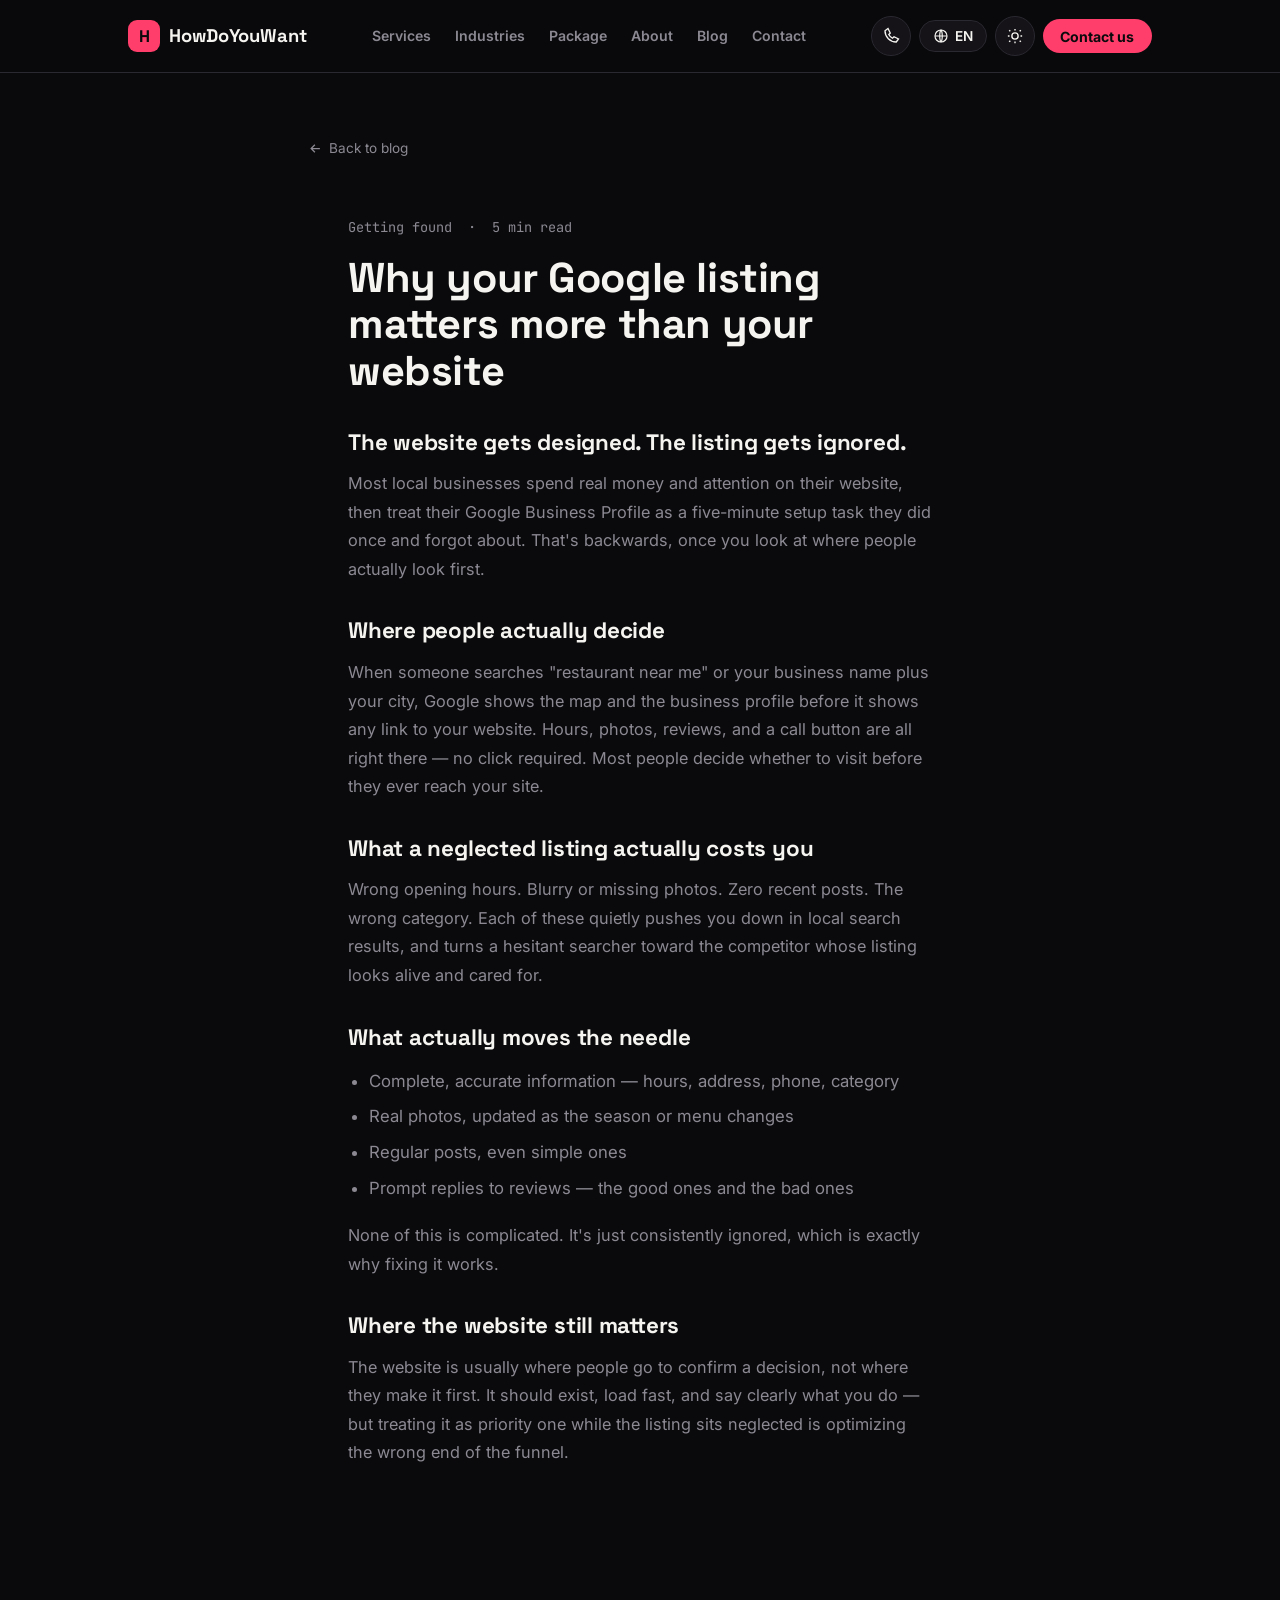
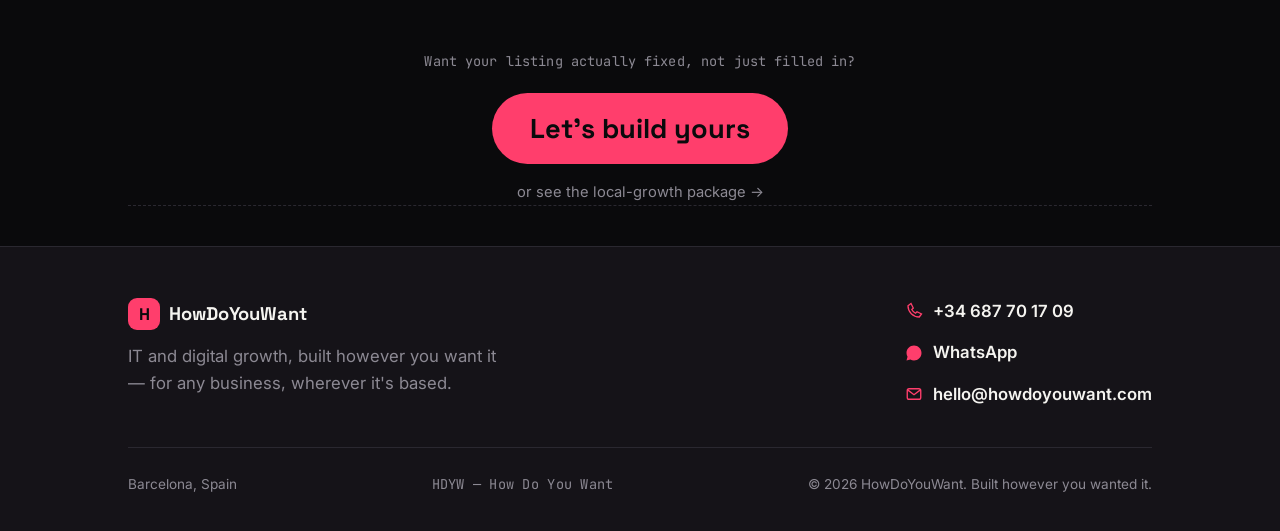
<file: article-google-listing.html>
<!doctype html>
<html lang="en" dir="ltr" data-theme="dark" data-lang="en">
<head>
<meta charset="UTF-8">
<meta name="viewport" content="width=device-width, initial-scale=1, viewport-fit=cover">
<title>Why Your Google Listing Matters More Than Your Website — HowDoYouWant</title>
<meta name="description" content="A local business's Google Business listing usually gets seen more often than the website itself — here's why that changes what to fix first.">
<meta name="theme-color" content="#0A0A0C">
<link rel="icon" href="data:image/svg+xml,%3Csvg xmlns='http://www.w3.org/2000/svg' viewBox='0 0 64 64'%3E%3Crect width='64' height='64' rx='16' fill='%230A0A0C'/%3E%3Ccircle cx='30' cy='32' r='17' fill='%23FF3E6C'/%3E%3Ctext x='30' y='40' font-family='Arial, sans-serif' font-size='22' font-weight='700' fill='%230A0A0C' text-anchor='middle'%3EH%3C/text%3E%3C/svg%3E">
<link rel="preconnect" href="https://fonts.googleapis.com">
<link rel="preconnect" href="https://fonts.gstatic.com" crossorigin>
<link href="https://fonts.googleapis.com/css2?family=Space+Grotesk:wght@600;700&family=Inter:wght@400;500;600;700&family=JetBrains+Mono:wght@500;600;700&family=Cairo:wght@500;600;700&display=swap" rel="stylesheet">
<link rel="stylesheet" href="assets/style.css">
<link rel="canonical" href="https://howdoyouwant.com/article-google-listing.html">
</head>
<body data-default-context="general">

<header class="nav">
  <div class="nav-inner">
    <a href="index.html" class="brand"><span class="brand-mark">H</span>HowDoYouWant</a>
    <nav class="nav-links">
      <a href="index.html#services" data-i18n="nav_link_services">Services</a>
      <a href="index.html#industries" data-i18n="nav_link_industries">Industries</a>
      <a href="local-growth.html" data-i18n="nav_link_package">Package</a>
      <a href="about.html" data-i18n="nav_link_about">About</a>
      <a href="blog.html" data-i18n="nav_link_blog">Blog</a>
      <button data-contact-trigger data-i18n="nav_link_contact">Contact</button>
    </nav>
    <div class="nav-controls">
      <a class="icon-btn" href="tel:+34687701709" aria-label="Call us">
        <svg viewBox="0 0 24 24" fill="none" stroke="currentColor" stroke-width="1.8"><path d="M4 5c0 8.3 6.7 15 15 15l3-4-6-3-2 2a12 12 0 01-5-5l2-2-3-6-4 3Z"/></svg>
      </a>
      <div class="lang-switch">
        <button class="lang-trigger" id="langTrigger" aria-haspopup="true" aria-expanded="false" aria-label="Change language">
          <svg viewBox="0 0 24 24" fill="none" stroke="currentColor" stroke-width="1.8"><circle cx="12" cy="12" r="9"/><path d="M3 12h18M12 3c2.5 2.7 2.5 15.3 0 18M12 3c-2.5 2.7-2.5 15.3 0 18"/></svg>
          <span id="langCode">EN</span>
        </button>
        <div class="lang-menu" id="langMenu" role="menu">
          <button class="lang-option" role="menuitem" data-lang="en">English <span class="lang-code">EN</span></button>
          <button class="lang-option" role="menuitem" data-lang="es">Español <span class="lang-code">ES</span></button>
          <button class="lang-option" role="menuitem" data-lang="ca">Català <span class="lang-code">CA</span></button>
          <button class="lang-option" role="menuitem" data-lang="sv">Svenska <span class="lang-code">SV</span></button>
          <button class="lang-option" role="menuitem" data-lang="ar">العربية <span class="lang-code">AR</span></button>
        </div>
      </div>
      <button class="icon-btn" id="themeToggle" aria-label="Switch theme">
        <svg id="themeIcon" viewBox="0 0 24 24" fill="none" stroke="currentColor" stroke-width="1.8"><circle cx="12" cy="12" r="4.2"/><path d="M12 2.5v2.2M12 19.3v2.2M4.2 4.2l1.6 1.6M18.2 18.2l1.6 1.6M2.5 12h2.2M19.3 12h2.2M4.2 19.8l1.6-1.6M18.2 5.8l1.6-1.6"/></svg>
      </button>
      <button class="nav-cta" data-i18n="nav_cta" data-contact-trigger>Contact us</button>
    </div>
  </div>
</header>

<main id="top">
  <section class="page-hero">
    <div class="wrap">
      <a class="back-link" href="blog.html">
        <svg viewBox="0 0 24 24" fill="none" stroke="currentColor" stroke-width="2"><path d="M19 12H5M11 6l-6 6 6 6"/></svg>
        <span data-i18n="back_to_blog">Back to blog</span>
      </a>
    </div>
  </section>

  <section class="section-tight" style="padding-top:0;">
    <div class="wrap article-body">
      <div class="article-meta">
        <span data-i18n="article1_tag">Getting found</span>
        <span>·</span>
        <span data-i18n="article_read_time">5 min read</span>
      </div>
      <h1 style="font-size:clamp(1.8rem,4vw,2.6rem); margin-bottom:1.5rem;" data-i18n="article1_title">Why your Google listing matters more than your website</h1>

      <h2 data-i18n="a1_h1">The website gets designed. The listing gets ignored.</h2>
      <p data-i18n="a1_p1">Most local businesses spend real money and attention on their website, then treat their Google Business Profile as a five-minute setup task they did once and forgot about. That's backwards, once you look at where people actually look first.</p>

      <h2 data-i18n="a1_h2">Where people actually decide</h2>
      <p data-i18n="a1_p2">When someone searches "restaurant near me" or your business name plus your city, Google shows the map and the business profile before it shows any link to your website. Hours, photos, reviews, and a call button are all right there — no click required. Most people decide whether to visit before they ever reach your site.</p>

      <h2 data-i18n="a1_h3">What a neglected listing actually costs you</h2>
      <p data-i18n="a1_p3">Wrong opening hours. Blurry or missing photos. Zero recent posts. The wrong category. Each of these quietly pushes you down in local search results, and turns a hesitant searcher toward the competitor whose listing looks alive and cared for.</p>

      <h2 data-i18n="a1_h4">What actually moves the needle</h2>
      <ul>
        <li data-i18n="a1_li1">Complete, accurate information — hours, address, phone, category</li>
        <li data-i18n="a1_li2">Real photos, updated as the season or menu changes</li>
        <li data-i18n="a1_li3">Regular posts, even simple ones</li>
        <li data-i18n="a1_li4">Prompt replies to reviews — the good ones and the bad ones</li>
      </ul>
      <p data-i18n="a1_p4">None of this is complicated. It's just consistently ignored, which is exactly why fixing it works.</p>

      <h2 data-i18n="a1_h5">Where the website still matters</h2>
      <p data-i18n="a1_p5">The website is usually where people go to confirm a decision, not where they make it first. It should exist, load fast, and say clearly what you do — but treating it as priority one while the listing sits neglected is optimizing the wrong end of the funnel.</p>
    </div>
  </section>

  <section class="final-cta">
    <div class="wrap">
      <p class="final-cta-tag" data-i18n="article_cta_tag">Want your listing actually fixed, not just filled in?</p>
      <button class="btn-final" data-contact-trigger data-i18n="final_cta">Let's build yours</button>
      <a class="final-cta-secondary" href="local-growth.html" data-i18n="article_see_package">or see the local-growth package →</a>
    </div>
  </section>
</main>

<footer>
  <div class="wrap">
    <div class="footer-grid">
      <div>
        <a href="index.html" class="brand"><span class="brand-mark">H</span>HowDoYouWant</a>
        <p class="footer-tagline" data-i18n="footer_tagline">IT and digital growth, built however you want it — for any business, wherever it's based.</p>
      </div>
      <div class="footer-contact">
        <a href="tel:+34687701709">
          <svg viewBox="0 0 24 24" fill="none" stroke="currentColor" stroke-width="1.8"><path d="M4 5c0 8.3 6.7 15 15 15l3-4-6-3-2 2a12 12 0 01-5-5l2-2-3-6-4 3Z"/></svg>
          +34 687 70 17 09
        </a>
        <a href="https://wa.me/34687701709" target="_blank" rel="noopener" data-contact-prefill>
          <svg viewBox="0 0 24 24" fill="currentColor"><path d="M12 2C6.48 2 2 6.48 2 12c0 1.85.5 3.58 1.36 5.07L2 22l5.06-1.32A9.94 9.94 0 0 0 12 22c5.52 0 10-4.48 10-10S17.52 2 12 2Z"/></svg>
          WhatsApp
        </a>
        <a href="mailto:hello@howdoyouwant.com" data-contact-prefill>
          <svg viewBox="0 0 24 24" fill="none" stroke="currentColor" stroke-width="1.8"><rect x="3" y="5" width="18" height="14" rx="2.5"/><path d="M3.5 6.5L12 13l8.5-6.5"/></svg>
          hello@howdoyouwant.com
        </a>
      </div>
    </div>
    <div class="footer-bottom">
      <span data-i18n="footer_location">Barcelona, Spain</span>
      <span class="footer-signoff">HDYW — How Do You Want</span>
      <span data-i18n="footer_rights">© 2026 HowDoYouWant. Built however you wanted it.</span>
    </div>
  </div>
</footer>

<button class="wa-float" id="waFloat" data-contact-trigger data-i18n-aria-label="aria_contact" aria-label="Contact us">
  <svg viewBox="0 0 24 24" fill="none" stroke="currentColor" stroke-width="1.8"><path d="M4 12c0-4.4 3.6-8 8-8s8 3.6 8 8-3.6 8-8 8c-1.1 0-2.1-.2-3-.6L4 21l1.6-4.8C4.6 15 4 13.6 4 12Z"/><circle cx="8.5" cy="12" r=".9" fill="currentColor" stroke="none"/><circle cx="12" cy="12" r=".9" fill="currentColor" stroke="none"/><circle cx="15.5" cy="12" r=".9" fill="currentColor" stroke="none"/></svg>
</button>

<div class="contact-backdrop" id="contactBackdrop">
  <div class="contact-modal" role="dialog" aria-modal="true">
    <button class="contact-modal-close" id="contactClose" aria-label="Close">&times;</button>
    <h3 data-i18n="contact_modal_title">How do you want to reach us?</h3>
    <div class="contact-options">
      <a class="contact-option" id="contactWhatsapp" target="_blank" rel="noopener">
        <svg viewBox="0 0 24 24" fill="currentColor"><path d="M12 2C6.48 2 2 6.48 2 12c0 1.85.5 3.58 1.36 5.07L2 22l5.06-1.32A9.94 9.94 0 0 0 12 22c5.52 0 10-4.48 10-10S17.52 2 12 2Zm0 18c-1.6 0-3.1-.43-4.4-1.19l-.31-.18-3 .78.8-2.93-.2-.3A7.94 7.94 0 0 1 4 12c0-4.41 3.59-8 8-8s8 3.59 8 8-3.59 8-8 8Z"/></svg>
        <span data-i18n="contact_opt_whatsapp">WhatsApp</span>
      </a>
      <a class="contact-option" id="contactCall" href="tel:+34687701709">
        <svg viewBox="0 0 24 24" fill="none" stroke="currentColor" stroke-width="1.8"><path d="M4 5c0 8.3 6.7 15 15 15l3-4-6-3-2 2a12 12 0 01-5-5l2-2-3-6-4 3Z"/></svg>
        <span data-i18n="contact_opt_call">Call</span>
      </a>
      <a class="contact-option" id="contactEmail">
        <svg viewBox="0 0 24 24" fill="none" stroke="currentColor" stroke-width="1.8"><rect x="3" y="5" width="18" height="14" rx="2.5"/><path d="M3.5 6.5L12 13l8.5-6.5"/></svg>
        <span data-i18n="contact_opt_email">Email</span>
      </a>
    </div>
  </div>
</div>

<script>
window.HDYW_I18N = {
  en: {
    nav_link_services:"Services", nav_link_industries:"Industries", nav_link_package:"Package", nav_link_about:"About", nav_link_blog:"Blog", nav_link_contact:"Contact",
    nav_cta:"Contact us", aria_lang:"Change language", aria_theme:"Switch theme", aria_contact:"Contact us",
    back_to_blog:"Back to blog",
    article1_tag:"Getting found", article1_title:"Why your Google listing matters more than your website",
    article_read_time:"5 min read",
    a1_h1:"The website gets designed. The listing gets ignored.",
    a1_p1:"Most local businesses spend real money and attention on their website, then treat their Google Business Profile as a five-minute setup task they did once and forgot about. That's backwards, once you look at where people actually look first.",
    a1_h2:"Where people actually decide",
    a1_p2:"When someone searches \"restaurant near me\" or your business name plus your city, Google shows the map and the business profile before it shows any link to your website. Hours, photos, reviews, and a call button are all right there — no click required. Most people decide whether to visit before they ever reach your site.",
    a1_h3:"What a neglected listing actually costs you",
    a1_p3:"Wrong opening hours. Blurry or missing photos. Zero recent posts. The wrong category. Each of these quietly pushes you down in local search results, and turns a hesitant searcher toward the competitor whose listing looks alive and cared for.",
    a1_h4:"What actually moves the needle",
    a1_li1:"Complete, accurate information — hours, address, phone, category",
    a1_li2:"Real photos, updated as the season or menu changes",
    a1_li3:"Regular posts, even simple ones",
    a1_li4:"Prompt replies to reviews — the good ones and the bad ones",
    a1_p4:"None of this is complicated. It's just consistently ignored, which is exactly why fixing it works.",
    a1_h5:"Where the website still matters",
    a1_p5:"The website is usually where people go to confirm a decision, not where they make it first. It should exist, load fast, and say clearly what you do — but treating it as priority one while the listing sits neglected is optimizing the wrong end of the funnel.",
    article_cta_tag:"Want your listing actually fixed, not just filled in?", final_cta:"Let's build yours", article_see_package:"or see the local-growth package →",
    footer_tagline:"IT and digital growth, built however you want it — for any business, wherever it's based.",
    footer_location:"Barcelona, Spain", footer_rights:"© 2026 HowDoYouWant. Built however you wanted it.",
    contact_modal_title:"How do you want to reach us?", contact_opt_whatsapp:"WhatsApp", contact_opt_call:"Call", contact_opt_email:"Email", contact_email_subject:"How do you want it?"
  },
  es: {
    nav_link_services:"Servicios", nav_link_industries:"Sectores", nav_link_package:"Paquete", nav_link_about:"Nosotros", nav_link_blog:"Blog", nav_link_contact:"Contacto",
    nav_cta:"Hablemos", aria_lang:"Cambiar idioma", aria_theme:"Cambiar tema", aria_contact:"Contáctanos",
    back_to_blog:"Volver al blog",
    article1_tag:"Que te encuentren", article1_title:"Por qué tu ficha de Google importa más que tu web",
    article_read_time:"5 min de lectura",
    a1_h1:"La web se diseña. La ficha se ignora.",
    a1_p1:"La mayoría de negocios locales invierten dinero y atención en su web, y tratan su ficha de Google como una tarea de cinco minutos que hicieron una vez y olvidaron. Es al revés, en cuanto miras dónde mira la gente primero.",
    a1_h2:"Dónde decide realmente la gente",
    a1_p2:"Cuando alguien busca \"restaurante cerca de mí\" o el nombre de tu negocio junto a tu ciudad, Google muestra el mapa y la ficha del negocio antes que cualquier enlace a tu web. Horarios, fotos, reseñas y un botón de llamar están ahí mismo, sin hacer clic. La mayoría decide si visitarte antes de llegar siquiera a tu web.",
    a1_h3:"Lo que te cuesta realmente una ficha descuidada",
    a1_p3:"Horarios incorrectos. Fotos borrosas o inexistentes. Cero publicaciones recientes. La categoría equivocada. Cada una de estas cosas te empuja hacia abajo en los resultados locales, y hace que alguien indeciso elija al competidor cuya ficha se ve viva y cuidada.",
    a1_h4:"Lo que de verdad marca la diferencia",
    a1_li1:"Información completa y correcta: horarios, dirección, teléfono, categoría",
    a1_li2:"Fotos reales, actualizadas según cambie la temporada o el menú",
    a1_li3:"Publicaciones regulares, aunque sean sencillas",
    a1_li4:"Respuestas rápidas a las reseñas, las buenas y las malas",
    a1_p4:"Nada de esto es complicado. Simplemente se ignora de forma constante, que es justo por qué arreglarlo funciona.",
    a1_h5:"Dónde sigue importando la web",
    a1_p5:"La web suele ser donde la gente va a confirmar una decisión, no donde la toma primero. Debe existir, cargar rápido y decir con claridad qué haces, pero tratarla como prioridad uno mientras la ficha está descuidada es optimizar el extremo equivocado del embudo.",
    article_cta_tag:"¿Quieres que te arreglemos la ficha de verdad, no solo que la rellenemos?", final_cta:"Construyamos el tuyo", article_see_package:"o mira el paquete de crecimiento local →",
    footer_tagline:"IT y crecimiento digital, a tu manera, para cualquier negocio, esté donde esté.",
    footer_location:"Barcelona, España", footer_rights:"© 2026 HowDoYouWant. Construido como tú lo quisiste.",
    contact_modal_title:"¿Cómo quieres contactarnos?", contact_opt_whatsapp:"WhatsApp", contact_opt_call:"Llamar", contact_opt_email:"Correo", contact_email_subject:"¿Cómo lo quieres?"
  },
  ca: {
    nav_link_services:"Serveis", nav_link_industries:"Sectors", nav_link_package:"Paquet", nav_link_about:"Nosaltres", nav_link_blog:"Blog", nav_link_contact:"Contacte",
    nav_cta:"Parlem-ne", aria_lang:"Canviar idioma", aria_theme:"Canviar tema", aria_contact:"Contacta'ns",
    back_to_blog:"Tornar al blog",
    article1_tag:"Que et trobin", article1_title:"Per què la teva fitxa de Google importa més que la teva web",
    article_read_time:"5 min de lectura",
    a1_h1:"La web es dissenya. La fitxa s'ignora.",
    a1_p1:"La majoria de negocis locals inverteixen diners i atenció en la seva web, i tracten la fitxa de Google com una tasca de cinc minuts que van fer un cop i van oblidar. És al revés, quan mires on mira la gent primer.",
    a1_h2:"On decideix realment la gent",
    a1_p2:"Quan algú busca \"restaurant a prop meu\" o el nom del teu negoci junt amb la teva ciutat, Google mostra el mapa i la fitxa del negoci abans que qualsevol enllaç a la teva web. Horaris, fotos, ressenyes i un botó de trucar hi són just allà, sense fer clic. La majoria decideix si visitar-te abans d'arribar a la teva web.",
    a1_h3:"El que et costa realment una fitxa descuidada",
    a1_p3:"Horaris incorrectes. Fotos borroses o inexistents. Zero publicacions recents. La categoria equivocada. Cadascuna d'aquestes coses et fa baixar en els resultats locals, i fa que algú indecís triï el competidor la fitxa del qual es veu viva i cuidada.",
    a1_h4:"El que de veritat marca la diferència",
    a1_li1:"Informació completa i correcta: horaris, adreça, telèfon, categoria",
    a1_li2:"Fotos reals, actualitzades segons canviï la temporada o el menú",
    a1_li3:"Publicacions regulars, encara que siguin senzilles",
    a1_li4:"Respostes ràpides a les ressenyes, les bones i les dolentes",
    a1_p4:"Res d'això és complicat. Simplement s'ignora de manera constant, que és justament per què arreglar-ho funciona.",
    a1_h5:"On encara importa la web",
    a1_p5:"La web sol ser on la gent va a confirmar una decisió, no on la pren primer. Ha d'existir, carregar ràpid i dir amb claredat què fas, però tractar-la com a prioritat u mentre la fitxa està descuidada és optimitzar l'extrem equivocat de l'embut.",
    article_cta_tag:"Vols que t'arreglem la fitxa de veritat, no només que l'omplim?", final_cta:"Construïm el teu", article_see_package:"o mira el paquet de creixement local →",
    footer_tagline:"IT i creixement digital, a la teva manera, per a qualsevol negoci, sigui on sigui.",
    footer_location:"Barcelona, Espanya", footer_rights:"© 2026 HowDoYouWant. Construït com tu volies.",
    contact_modal_title:"Com vols contactar-nos?", contact_opt_whatsapp:"WhatsApp", contact_opt_call:"Trucar", contact_opt_email:"Correu", contact_email_subject:"Com ho vols?"
  },
  sv: {
    nav_link_services:"Tjänster", nav_link_industries:"Branscher", nav_link_package:"Paket", nav_link_about:"Om oss", nav_link_blog:"Blogg", nav_link_contact:"Kontakt",
    nav_cta:"Kontakta oss", aria_lang:"Byt språk", aria_theme:"Byt tema", aria_contact:"Kontakta oss",
    back_to_blog:"Tillbaka till bloggen",
    article1_tag:"Att bli hittad", article1_title:"Varför er Google-profil betyder mer än er webbplats",
    article_read_time:"5 min läsning",
    a1_h1:"Webbplatsen designas. Profilen ignoreras.",
    a1_p1:"De flesta lokala företag lägger riktiga pengar och uppmärksamhet på sin webbplats, och behandlar sin Google-profil som en femminuters uppgift de gjorde en gång och glömde. Det är fel väg, så fort man tittar på var folk faktiskt tittar först.",
    a1_h2:"Var folk faktiskt bestämmer sig",
    a1_p2:"När någon söker på \"restaurang nära mig\" eller ert företagsnamn plus er stad visar Google kartan och företagsprofilen innan någon länk till er webbplats. Öppettider, foton, recensioner och en ring-knapp finns direkt där — ingen klickning krävs. De flesta bestämmer sig för att besöka innan de ens når er webbplats.",
    a1_h3:"Vad en försummad profil faktiskt kostar er",
    a1_p3:"Fel öppettider. Suddiga eller saknade foton. Inga nya inlägg. Fel kategori. Var och en av dessa knuffar er ner i lokala sökresultat, och får en tveksam sökare att välja konkurrenten vars profil ser levande och omhändertagen ut.",
    a1_h4:"Vad som faktiskt gör skillnad",
    a1_li1:"Komplett, korrekt information — öppettider, adress, telefon, kategori",
    a1_li2:"Riktiga foton, uppdaterade när säsong eller meny ändras",
    a1_li3:"Regelbundna inlägg, även enkla sådana",
    a1_li4:"Snabba svar på recensioner — både bra och dåliga",
    a1_p4:"Inget av det här är komplicerat. Det ignoreras bara konsekvent, vilket är exakt varför det fungerar att fixa det.",
    a1_h5:"Var webbplatsen fortfarande spelar roll",
    a1_p5:"Webbplatsen är oftast dit folk går för att bekräfta ett beslut, inte där de fattar det först. Den bör finnas, ladda snabbt och tydligt visa vad ni gör — men att behandla den som högsta prioritet medan profilen försummas är att optimera fel del av tratten.",
    article_cta_tag:"Vill ni faktiskt få er profil fixad, inte bara ifylld?", final_cta:"Låt oss bygga ert", article_see_package:"eller se paketet för lokal tillväxt →",
    footer_tagline:"IT och digital tillväxt, precis som ni vill ha det — för alla typer av företag, var det än ligger.",
    footer_location:"Barcelona, Spanien", footer_rights:"© 2026 HowDoYouWant. Byggt precis som ni ville.",
    contact_modal_title:"Hur vill ni nå oss?", contact_opt_whatsapp:"WhatsApp", contact_opt_call:"Ring", contact_opt_email:"Mejl", contact_email_subject:"Hur vill du ha det?"
  },
  ar: {
    nav_link_services:"خدماتنا", nav_link_industries:"القطاعات", nav_link_package:"الباقة", nav_link_about:"من نحن", nav_link_blog:"المدونة", nav_link_contact:"تواصل",
    nav_cta:"لنتحدث", aria_lang:"تغيير اللغة", aria_theme:"تبديل المظهر", aria_contact:"تواصل معنا",
    back_to_blog:"العودة إلى المدونة",
    article1_tag:"أن يجدوك", article1_title:"لماذا ملفك على جوجل أهم من موقعك",
    article_read_time:"٥ دقائق قراءة",
    a1_h1:"الموقع يُصمَّم. الملف يُهمَل.",
    a1_p1:"معظم الأنشطة المحلية تنفق مالًا حقيقيًا واهتمامًا على موقعها، وتتعامل مع ملفها على جوجل كمهمة إعداد تستغرق خمس دقائق قامت بها مرة ونسيتها. هذا معكوس، بمجرد أن تنظر إلى أين ينظر الناس أولًا فعليًا.",
    a1_h2:"أين يقرر الناس فعليًا",
    a1_p2:"عندما يبحث أحدهم عن \"مطعم بالقرب مني\" أو اسم نشاطك مع مدينتك، يعرض جوجل الخريطة وملف النشاط قبل أي رابط لموقعك. ساعات العمل، الصور، التقييمات، وزر الاتصال كلها موجودة هناك مباشرة — دون الحاجة للنقر. يقرر معظم الناس ما إذا كانوا سيزورونك قبل أن يصلوا إلى موقعك أصلًا.",
    a1_h3:"ما الذي يكلفك فعليًا ملف مهمل",
    a1_p3:"ساعات عمل خاطئة. صور ضبابية أو مفقودة. لا منشورات حديثة. تصنيف خاطئ. كل واحد من هذه الأمور يدفعك للأسفل بهدوء في نتائج البحث المحلي، ويجعل الباحث المتردد يختار المنافس الذي يبدو ملفه حيًا ومُعتنى به.",
    a1_h4:"ما الذي يُحدث فرقًا فعليًا",
    a1_li1:"معلومات كاملة ودقيقة — ساعات العمل، العنوان، الهاتف، التصنيف",
    a1_li2:"صور حقيقية، محدّثة مع تغيّر الموسم أو القائمة",
    a1_li3:"منشورات منتظمة، حتى لو كانت بسيطة",
    a1_li4:"ردود سريعة على التقييمات — الجيدة والسيئة على حد سواء",
    a1_p4:"لا شيء من هذا معقّد. إنه فقط يُهمَل باستمرار، وهذا بالضبط سبب نجاح إصلاحه.",
    a1_h5:"أين لا يزال الموقع مهمًا",
    a1_p5:"الموقع عادة هو المكان الذي يذهب إليه الناس لتأكيد قرار، لا حيث يتخذونه أولًا. يجب أن يكون موجودًا، سريع التحميل، وواضحًا فيما يخص ما تقدّمه — لكن التعامل معه كأولوية أولى بينما الملف مهمل هو تحسين الطرف الخاطئ من القمع.",
    article_cta_tag:"تريد أن نُصلح ملفك فعليًا، لا أن نملأه فقط؟", final_cta:"لنبنِ نشاطك الآن", article_see_package:"أو شاهد باقة النمو المحلي ←",
    footer_tagline:"خدمات تقنية ونمو رقمي، بالطريقة التي تريدها، لأي نشاط تجاري وأينما كان.",
    footer_location:"برشلونة، إسبانيا", footer_rights:"© 2026 HowDoYouWant. بُني بالطريقة التي أردتها.",
    contact_modal_title:"كيف تريد التواصل معنا؟", contact_opt_whatsapp:"WhatsApp", contact_opt_call:"اتصال", contact_opt_email:"بريد إلكتروني", contact_email_subject:"كيف تريده؟"
  }
};
window.HDYW_CONTACT = {
  general: {
    en:"Hi! I'd like to talk about my project.",
    es:"¡Hola! Me gustaría hablar sobre mi proyecto.",
    ca:"Hola! M'agradaria parlar sobre el meu projecte.",
    sv:"Hej! Jag skulle vilja prata om mitt projekt.",
    ar:"مرحبًا! أود التحدث عن مشروعي."
  }
};
</script>
<script src="assets/main.js"></script>
</body>
</html>
</file>
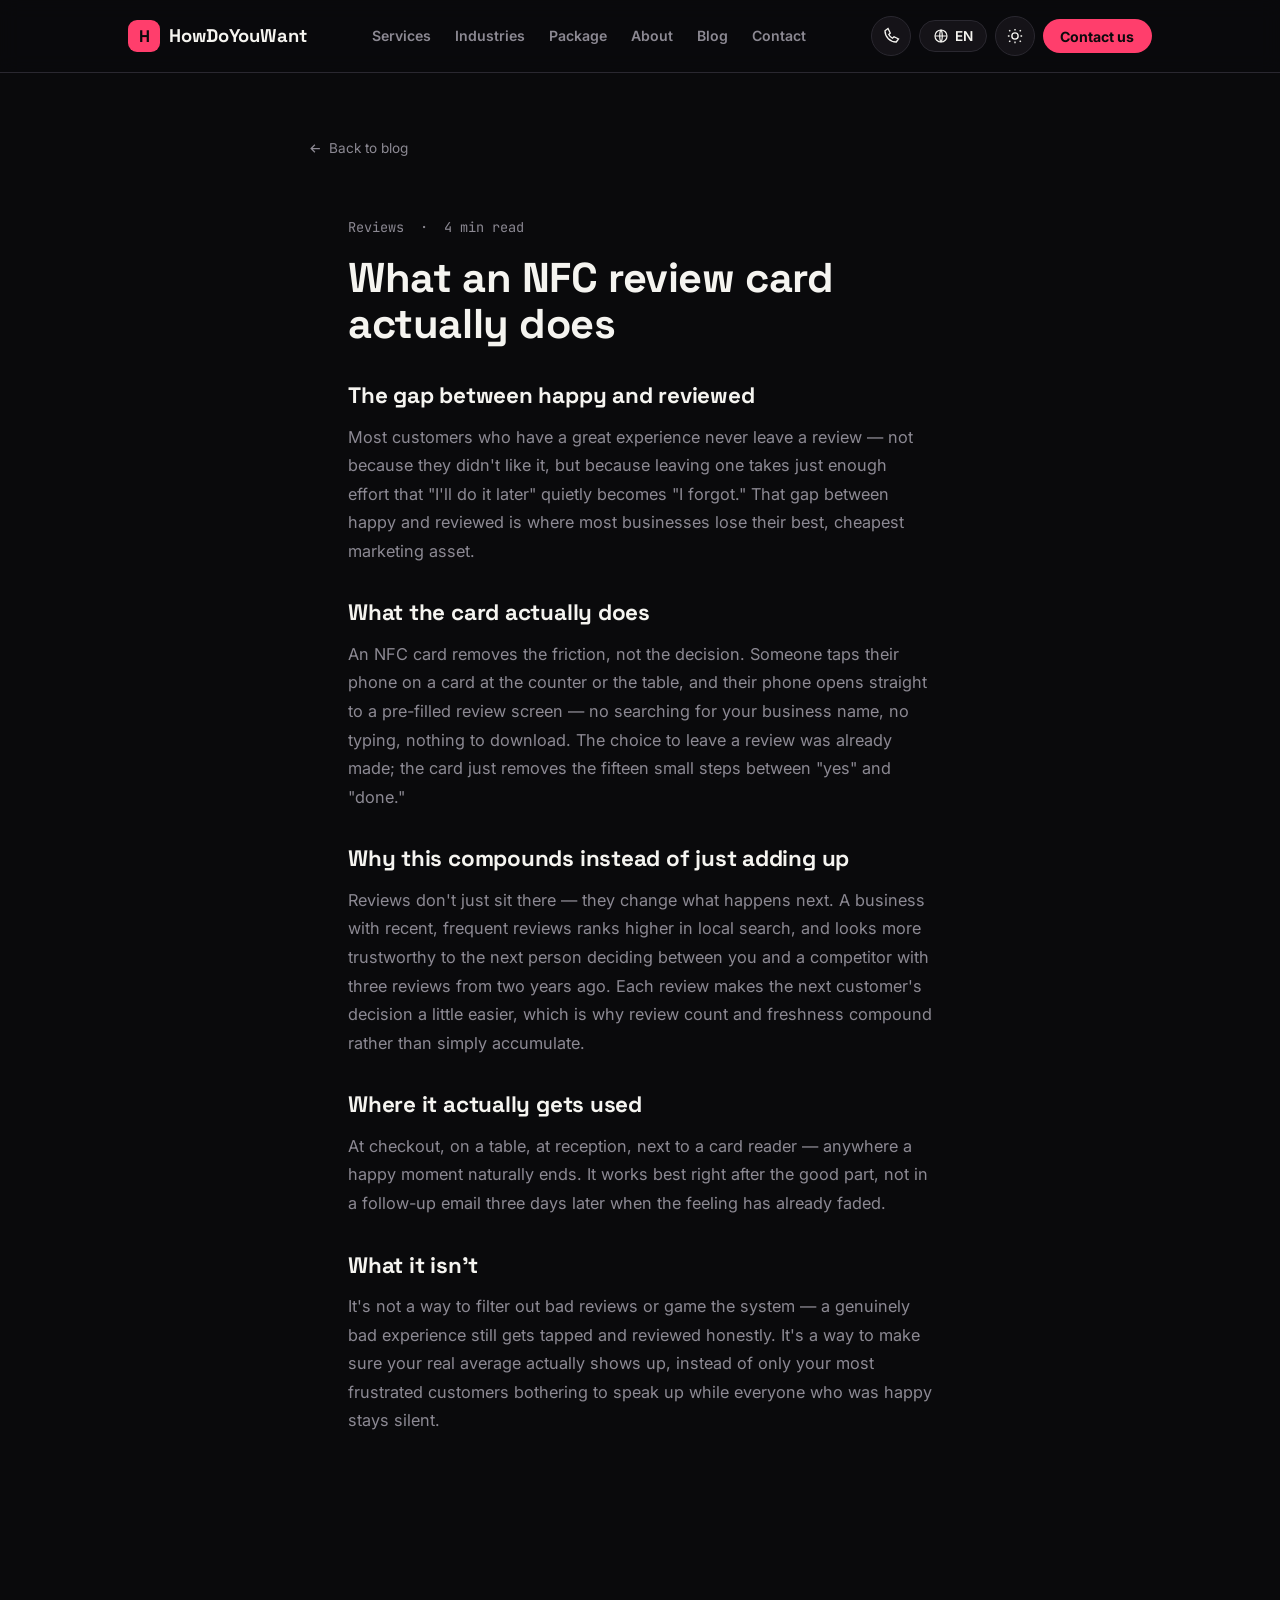
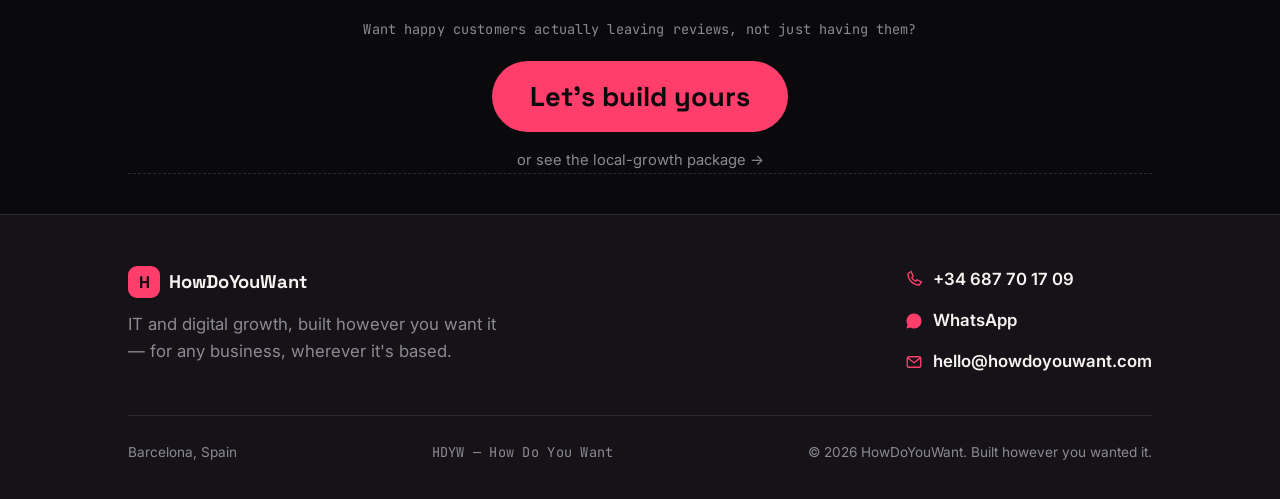
<file: article-review-cards.html>
<!doctype html>
<html lang="en" dir="ltr" data-theme="dark" data-lang="en">
<head>
<meta charset="UTF-8">
<meta name="viewport" content="width=device-width, initial-scale=1, viewport-fit=cover">
<title>What an NFC Review Card Actually Does — HowDoYouWant</title>
<meta name="description" content="It's not a gimmick. An NFC review card removes the two things that stop happy customers from ever leaving a review: friction and forgetting.">
<meta name="theme-color" content="#0A0A0C">
<link rel="icon" href="data:image/svg+xml,%3Csvg xmlns='http://www.w3.org/2000/svg' viewBox='0 0 64 64'%3E%3Crect width='64' height='64' rx='16' fill='%230A0A0C'/%3E%3Ccircle cx='30' cy='32' r='17' fill='%23FF3E6C'/%3E%3Ctext x='30' y='40' font-family='Arial, sans-serif' font-size='22' font-weight='700' fill='%230A0A0C' text-anchor='middle'%3EH%3C/text%3E%3C/svg%3E">
<link rel="preconnect" href="https://fonts.googleapis.com">
<link rel="preconnect" href="https://fonts.gstatic.com" crossorigin>
<link href="https://fonts.googleapis.com/css2?family=Space+Grotesk:wght@600;700&family=Inter:wght@400;500;600;700&family=JetBrains+Mono:wght@500;600;700&family=Cairo:wght@500;600;700&display=swap" rel="stylesheet">
<link rel="stylesheet" href="assets/style.css">
<link rel="canonical" href="https://howdoyouwant.com/article-review-cards.html">
</head>
<body data-default-context="general">

<header class="nav">
  <div class="nav-inner">
    <a href="index.html" class="brand"><span class="brand-mark">H</span>HowDoYouWant</a>
    <nav class="nav-links">
      <a href="index.html#services" data-i18n="nav_link_services">Services</a>
      <a href="index.html#industries" data-i18n="nav_link_industries">Industries</a>
      <a href="local-growth.html" data-i18n="nav_link_package">Package</a>
      <a href="about.html" data-i18n="nav_link_about">About</a>
      <a href="blog.html" data-i18n="nav_link_blog">Blog</a>
      <button data-contact-trigger data-i18n="nav_link_contact">Contact</button>
    </nav>
    <div class="nav-controls">
      <a class="icon-btn" href="tel:+34687701709" aria-label="Call us">
        <svg viewBox="0 0 24 24" fill="none" stroke="currentColor" stroke-width="1.8"><path d="M4 5c0 8.3 6.7 15 15 15l3-4-6-3-2 2a12 12 0 01-5-5l2-2-3-6-4 3Z"/></svg>
      </a>
      <div class="lang-switch">
        <button class="lang-trigger" id="langTrigger" aria-haspopup="true" aria-expanded="false" aria-label="Change language">
          <svg viewBox="0 0 24 24" fill="none" stroke="currentColor" stroke-width="1.8"><circle cx="12" cy="12" r="9"/><path d="M3 12h18M12 3c2.5 2.7 2.5 15.3 0 18M12 3c-2.5 2.7-2.5 15.3 0 18"/></svg>
          <span id="langCode">EN</span>
        </button>
        <div class="lang-menu" id="langMenu" role="menu">
          <button class="lang-option" role="menuitem" data-lang="en">English <span class="lang-code">EN</span></button>
          <button class="lang-option" role="menuitem" data-lang="es">Español <span class="lang-code">ES</span></button>
          <button class="lang-option" role="menuitem" data-lang="ca">Català <span class="lang-code">CA</span></button>
          <button class="lang-option" role="menuitem" data-lang="sv">Svenska <span class="lang-code">SV</span></button>
          <button class="lang-option" role="menuitem" data-lang="ar">العربية <span class="lang-code">AR</span></button>
        </div>
      </div>
      <button class="icon-btn" id="themeToggle" aria-label="Switch theme">
        <svg id="themeIcon" viewBox="0 0 24 24" fill="none" stroke="currentColor" stroke-width="1.8"><circle cx="12" cy="12" r="4.2"/><path d="M12 2.5v2.2M12 19.3v2.2M4.2 4.2l1.6 1.6M18.2 18.2l1.6 1.6M2.5 12h2.2M19.3 12h2.2M4.2 19.8l1.6-1.6M18.2 5.8l1.6-1.6"/></svg>
      </button>
      <button class="nav-cta" data-i18n="nav_cta" data-contact-trigger>Contact us</button>
    </div>
  </div>
</header>

<main id="top">
  <section class="page-hero">
    <div class="wrap">
      <a class="back-link" href="blog.html">
        <svg viewBox="0 0 24 24" fill="none" stroke="currentColor" stroke-width="2"><path d="M19 12H5M11 6l-6 6 6 6"/></svg>
        <span data-i18n="back_to_blog">Back to blog</span>
      </a>
    </div>
  </section>

  <section class="section-tight" style="padding-top:0;">
    <div class="wrap article-body">
      <div class="article-meta">
        <span data-i18n="article2_tag">Reviews</span>
        <span>·</span>
        <span data-i18n="article_read_time">4 min read</span>
      </div>
      <h1 style="font-size:clamp(1.8rem,4vw,2.6rem); margin-bottom:1.5rem;" data-i18n="article2_title">What an NFC review card actually does</h1>

      <h2 data-i18n="a2_h1">The gap between happy and reviewed</h2>
      <p data-i18n="a2_p1">Most customers who have a great experience never leave a review — not because they didn't like it, but because leaving one takes just enough effort that "I'll do it later" quietly becomes "I forgot." That gap between happy and reviewed is where most businesses lose their best, cheapest marketing asset.</p>

      <h2 data-i18n="a2_h2">What the card actually does</h2>
      <p data-i18n="a2_p2">An NFC card removes the friction, not the decision. Someone taps their phone on a card at the counter or the table, and their phone opens straight to a pre-filled review screen — no searching for your business name, no typing, nothing to download. The choice to leave a review was already made; the card just removes the fifteen small steps between "yes" and "done."</p>

      <h2 data-i18n="a2_h3">Why this compounds instead of just adding up</h2>
      <p data-i18n="a2_p3">Reviews don't just sit there — they change what happens next. A business with recent, frequent reviews ranks higher in local search, and looks more trustworthy to the next person deciding between you and a competitor with three reviews from two years ago. Each review makes the next customer's decision a little easier, which is why review count and freshness compound rather than simply accumulate.</p>

      <h2 data-i18n="a2_h4">Where it actually gets used</h2>
      <p data-i18n="a2_p4">At checkout, on a table, at reception, next to a card reader — anywhere a happy moment naturally ends. It works best right after the good part, not in a follow-up email three days later when the feeling has already faded.</p>

      <h2 data-i18n="a2_h5">What it isn't</h2>
      <p data-i18n="a2_p5">It's not a way to filter out bad reviews or game the system — a genuinely bad experience still gets tapped and reviewed honestly. It's a way to make sure your real average actually shows up, instead of only your most frustrated customers bothering to speak up while everyone who was happy stays silent.</p>
    </div>
  </section>

  <section class="final-cta">
    <div class="wrap">
      <p class="final-cta-tag" data-i18n="article_cta_tag">Want your listing actually fixed, not just filled in?</p>
      <button class="btn-final" data-contact-trigger data-i18n="final_cta">Let's build yours</button>
      <a class="final-cta-secondary" href="local-growth.html" data-i18n="article_see_package">or see the local-growth package →</a>
    </div>
  </section>
</main>

<footer>
  <div class="wrap">
    <div class="footer-grid">
      <div>
        <a href="index.html" class="brand"><span class="brand-mark">H</span>HowDoYouWant</a>
        <p class="footer-tagline" data-i18n="footer_tagline">IT and digital growth, built however you want it — for any business, wherever it's based.</p>
      </div>
      <div class="footer-contact">
        <a href="tel:+34687701709">
          <svg viewBox="0 0 24 24" fill="none" stroke="currentColor" stroke-width="1.8"><path d="M4 5c0 8.3 6.7 15 15 15l3-4-6-3-2 2a12 12 0 01-5-5l2-2-3-6-4 3Z"/></svg>
          +34 687 70 17 09
        </a>
        <a href="https://wa.me/34687701709" target="_blank" rel="noopener" data-contact-prefill>
          <svg viewBox="0 0 24 24" fill="currentColor"><path d="M12 2C6.48 2 2 6.48 2 12c0 1.85.5 3.58 1.36 5.07L2 22l5.06-1.32A9.94 9.94 0 0 0 12 22c5.52 0 10-4.48 10-10S17.52 2 12 2Z"/></svg>
          WhatsApp
        </a>
        <a href="mailto:hello@howdoyouwant.com" data-contact-prefill>
          <svg viewBox="0 0 24 24" fill="none" stroke="currentColor" stroke-width="1.8"><rect x="3" y="5" width="18" height="14" rx="2.5"/><path d="M3.5 6.5L12 13l8.5-6.5"/></svg>
          hello@howdoyouwant.com
        </a>
      </div>
    </div>
    <div class="footer-bottom">
      <span data-i18n="footer_location">Barcelona, Spain</span>
      <span class="footer-signoff">HDYW — How Do You Want</span>
      <span data-i18n="footer_rights">© 2026 HowDoYouWant. Built however you wanted it.</span>
    </div>
  </div>
</footer>

<button class="wa-float" id="waFloat" data-contact-trigger data-i18n-aria-label="aria_contact" aria-label="Contact us">
  <svg viewBox="0 0 24 24" fill="none" stroke="currentColor" stroke-width="1.8"><path d="M4 12c0-4.4 3.6-8 8-8s8 3.6 8 8-3.6 8-8 8c-1.1 0-2.1-.2-3-.6L4 21l1.6-4.8C4.6 15 4 13.6 4 12Z"/><circle cx="8.5" cy="12" r=".9" fill="currentColor" stroke="none"/><circle cx="12" cy="12" r=".9" fill="currentColor" stroke="none"/><circle cx="15.5" cy="12" r=".9" fill="currentColor" stroke="none"/></svg>
</button>

<div class="contact-backdrop" id="contactBackdrop">
  <div class="contact-modal" role="dialog" aria-modal="true">
    <button class="contact-modal-close" id="contactClose" aria-label="Close">&times;</button>
    <h3 data-i18n="contact_modal_title">How do you want to reach us?</h3>
    <div class="contact-options">
      <a class="contact-option" id="contactWhatsapp" target="_blank" rel="noopener">
        <svg viewBox="0 0 24 24" fill="currentColor"><path d="M12 2C6.48 2 2 6.48 2 12c0 1.85.5 3.58 1.36 5.07L2 22l5.06-1.32A9.94 9.94 0 0 0 12 22c5.52 0 10-4.48 10-10S17.52 2 12 2Zm0 18c-1.6 0-3.1-.43-4.4-1.19l-.31-.18-3 .78.8-2.93-.2-.3A7.94 7.94 0 0 1 4 12c0-4.41 3.59-8 8-8s8 3.59 8 8-3.59 8-8 8Z"/></svg>
        <span data-i18n="contact_opt_whatsapp">WhatsApp</span>
      </a>
      <a class="contact-option" id="contactCall" href="tel:+34687701709">
        <svg viewBox="0 0 24 24" fill="none" stroke="currentColor" stroke-width="1.8"><path d="M4 5c0 8.3 6.7 15 15 15l3-4-6-3-2 2a12 12 0 01-5-5l2-2-3-6-4 3Z"/></svg>
        <span data-i18n="contact_opt_call">Call</span>
      </a>
      <a class="contact-option" id="contactEmail">
        <svg viewBox="0 0 24 24" fill="none" stroke="currentColor" stroke-width="1.8"><rect x="3" y="5" width="18" height="14" rx="2.5"/><path d="M3.5 6.5L12 13l8.5-6.5"/></svg>
        <span data-i18n="contact_opt_email">Email</span>
      </a>
    </div>
  </div>
</div>

<script>
window.HDYW_I18N = {
  en: {
    nav_link_services:"Services", nav_link_industries:"Industries", nav_link_package:"Package", nav_link_about:"About", nav_link_blog:"Blog", nav_link_contact:"Contact",
    nav_cta:"Contact us", aria_lang:"Change language", aria_theme:"Switch theme", aria_contact:"Contact us",
    back_to_blog:"Back to blog",
    article2_tag:"Reviews", article2_title:"What an NFC review card actually does",
    article_read_time:"4 min read",
    a2_h1:"The gap between happy and reviewed",
    a2_p1:"Most customers who have a great experience never leave a review — not because they didn't like it, but because leaving one takes just enough effort that \"I'll do it later\" quietly becomes \"I forgot.\" That gap between happy and reviewed is where most businesses lose their best, cheapest marketing asset.",
    a2_h2:"What the card actually does",
    a2_p2:"An NFC card removes the friction, not the decision. Someone taps their phone on a card at the counter or the table, and their phone opens straight to a pre-filled review screen — no searching for your business name, no typing, nothing to download. The choice to leave a review was already made; the card just removes the fifteen small steps between \"yes\" and \"done.\"",
    a2_h3:"Why this compounds instead of just adding up",
    a2_p3:"Reviews don't just sit there — they change what happens next. A business with recent, frequent reviews ranks higher in local search, and looks more trustworthy to the next person deciding between you and a competitor with three reviews from two years ago. Each review makes the next customer's decision a little easier, which is why review count and freshness compound rather than simply accumulate.",
    a2_h4:"Where it actually gets used",
    a2_p4:"At checkout, on a table, at reception, next to a card reader — anywhere a happy moment naturally ends. It works best right after the good part, not in a follow-up email three days later when the feeling has already faded.",
    a2_h5:"What it isn't",
    a2_p5:"It's not a way to filter out bad reviews or game the system — a genuinely bad experience still gets tapped and reviewed honestly. It's a way to make sure your real average actually shows up, instead of only your most frustrated customers bothering to speak up while everyone who was happy stays silent.",
    article_cta_tag:"Want happy customers actually leaving reviews, not just having them?", final_cta:"Let's build yours", article_see_package:"or see the local-growth package →",
    footer_tagline:"IT and digital growth, built however you want it — for any business, wherever it's based.",
    footer_location:"Barcelona, Spain", footer_rights:"© 2026 HowDoYouWant. Built however you wanted it.",
    contact_modal_title:"How do you want to reach us?", contact_opt_whatsapp:"WhatsApp", contact_opt_call:"Call", contact_opt_email:"Email", contact_email_subject:"How do you want it?"
  },
  es: {
    nav_link_services:"Servicios", nav_link_industries:"Sectores", nav_link_package:"Paquete", nav_link_about:"Nosotros", nav_link_blog:"Blog", nav_link_contact:"Contacto",
    nav_cta:"Hablemos", aria_lang:"Cambiar idioma", aria_theme:"Cambiar tema", aria_contact:"Contáctanos",
    back_to_blog:"Volver al blog",
    article2_tag:"Reseñas", article2_title:"Qué hace en realidad una tarjeta de reseñas NFC",
    article_read_time:"4 min de lectura",
    a2_h1:"La brecha entre estar contento y dejar una reseña",
    a2_p1:"La mayoría de clientes que tienen una gran experiencia nunca dejan una reseña, no porque no les gustara, sino porque dejarla cuesta justo el esfuerzo suficiente para que \"lo hago luego\" se convierta en silencio en \"se me olvidó\". Esa brecha entre estar contento y dejar reseña es donde la mayoría de negocios pierde su mejor y más barato activo de marketing.",
    a2_h2:"Qué hace en realidad la tarjeta",
    a2_p2:"Una tarjeta NFC elimina la fricción, no la decisión. Alguien acerca el móvil a una tarjeta en el mostrador o la mesa, y su móvil abre directamente una pantalla de reseña ya preparada: sin buscar el nombre de tu negocio, sin escribir, sin nada que descargar. La decisión de dejar una reseña ya estaba tomada; la tarjeta solo elimina los quince pequeños pasos entre el \"sí\" y el \"hecho\".",
    a2_h3:"Por qué esto se multiplica en vez de solo sumarse",
    a2_p3:"Las reseñas no se quedan ahí quietas: cambian lo que pasa después. Un negocio con reseñas recientes y frecuentes se posiciona mejor en las búsquedas locales, y parece más fiable para la siguiente persona que duda entre tú y un competidor con tres reseñas de hace dos años. Cada reseña facilita un poco la decisión del siguiente cliente, y por eso el número y la frescura de las reseñas se multiplican en vez de simplemente acumularse.",
    a2_h4:"Dónde se usa en realidad",
    a2_p4:"En caja, en la mesa, en recepción, junto al datáfono: en cualquier sitio donde un buen momento acaba de forma natural. Funciona mejor justo después de la buena parte, no en un correo de seguimiento tres días después cuando la sensación ya se ha desvanecido.",
    a2_h5:"Lo que no es",
    a2_p5:"No es una forma de filtrar reseñas malas ni de manipular el sistema: una mala experiencia real también se acerca y se reseña con sinceridad. Es una forma de asegurar que tu media real se refleje, en vez de que solo se molesten en hablar tus clientes más frustrados mientras todos los que estaban contentos se quedan callados.",
    article_cta_tag:"¿Quieres que tus clientes contentos dejen reseñas de verdad, no solo que las tengan?", final_cta:"Construyamos el tuyo", article_see_package:"o mira el paquete de crecimiento local →",
    footer_tagline:"IT y crecimiento digital, a tu manera, para cualquier negocio, esté donde esté.",
    footer_location:"Barcelona, España", footer_rights:"© 2026 HowDoYouWant. Construido como tú lo quisiste.",
    contact_modal_title:"¿Cómo quieres contactarnos?", contact_opt_whatsapp:"WhatsApp", contact_opt_call:"Llamar", contact_opt_email:"Correo", contact_email_subject:"¿Cómo lo quieres?"
  },
  ca: {
    nav_link_services:"Serveis", nav_link_industries:"Sectors", nav_link_package:"Paquet", nav_link_about:"Nosaltres", nav_link_blog:"Blog", nav_link_contact:"Contacte",
    nav_cta:"Parlem-ne", aria_lang:"Canviar idioma", aria_theme:"Canviar tema", aria_contact:"Contacta'ns",
    back_to_blog:"Tornar al blog",
    article2_tag:"Ressenyes", article2_title:"Què fa realment una targeta de ressenyes NFC",
    article_read_time:"4 min de lectura",
    a2_h1:"L'escletxa entre estar content i deixar una ressenya",
    a2_p1:"La majoria de clients que tenen una gran experiència mai deixen una ressenya, no perquè no els agradés, sinó perquè deixar-ne una costa just l'esforç suficient perquè \"ho faig després\" es converteixi en silenci en \"se m'ha oblidat\". Aquesta escletxa entre estar content i deixar ressenya és on la majoria de negocis perden el seu millor i més barat actiu de màrqueting.",
    a2_h2:"Què fa realment la targeta",
    a2_p2:"Una targeta NFC elimina la fricció, no la decisió. Algú acosta el mòbil a una targeta al taulell o la taula, i el mòbil obre directament una pantalla de ressenya ja preparada: sense buscar el nom del teu negoci, sense escriure, sense res a descarregar. La decisió de deixar una ressenya ja estava presa; la targeta només elimina els quinze petits passos entre el \"sí\" i el \"fet\".",
    a2_h3:"Per què això es multiplica en lloc de només sumar-se",
    a2_p3:"Les ressenyes no es queden aquí quietes: canvien el que passa després. Un negoci amb ressenyes recents i freqüents es posiciona millor en les cerques locals, i sembla més fiable per a la següent persona que dubta entre tu i un competidor amb tres ressenyes de fa dos anys. Cada ressenya facilita una mica la decisió del següent client, i per això el nombre i la frescor de les ressenyes es multipliquen en lloc de simplement acumular-se.",
    a2_h4:"On s'utilitza realment",
    a2_p4:"A caixa, a la taula, a recepció, al costat del datàfon: a qualsevol lloc on un bon moment acaba de forma natural. Funciona millor just després de la bona part, no en un correu de seguiment tres dies després quan la sensació ja s'ha esvaït.",
    a2_h5:"El que no és",
    a2_p5:"No és una manera de filtrar ressenyes dolentes ni de manipular el sistema: una mala experiència real també s'acosta i es ressenya amb sinceritat. És una manera d'assegurar que la teva mitjana real es reflecteixi, en lloc que només es molestin a parlar els teus clients més frustrats mentre tots els que estaven contents es queden callats.",
    article_cta_tag:"Vols que els teus clients contents deixin ressenyes de veritat, no només que les tinguin?", final_cta:"Construïm el teu", article_see_package:"o mira el paquet de creixement local →",
    footer_tagline:"IT i creixement digital, a la teva manera, per a qualsevol negoci, sigui on sigui.",
    footer_location:"Barcelona, Espanya", footer_rights:"© 2026 HowDoYouWant. Construït com tu volies.",
    contact_modal_title:"Com vols contactar-nos?", contact_opt_whatsapp:"WhatsApp", contact_opt_call:"Trucar", contact_opt_email:"Correu", contact_email_subject:"Com ho vols?"
  },
  sv: {
    nav_link_services:"Tjänster", nav_link_industries:"Branscher", nav_link_package:"Paket", nav_link_about:"Om oss", nav_link_blog:"Blogg", nav_link_contact:"Kontakt",
    nav_cta:"Kontakta oss", aria_lang:"Byt språk", aria_theme:"Byt tema", aria_contact:"Kontakta oss",
    back_to_blog:"Tillbaka till bloggen",
    article2_tag:"Recensioner", article2_title:"Vad ett NFC-recensionskort faktiskt gör",
    article_read_time:"4 min läsning",
    a2_h1:"Glappet mellan nöjd och recenserad",
    a2_p1:"De flesta kunder som har en riktigt bra upplevelse lämnar aldrig en recension — inte för att de inte gillade det, utan för att det tar precis tillräckligt med ansträngning att \"jag gör det sen\" tyst blir till \"jag glömde\". Det glappet mellan nöjd och recenserad är där de flesta företag förlorar sin bästa, billigaste marknadsföringstillgång.",
    a2_h2:"Vad kortet faktiskt gör",
    a2_p2:"Ett NFC-kort tar bort friktionen, inte beslutet. Någon håller mobilen mot ett kort i disken eller vid bordet, och mobilen öppnar direkt en färdigifylld recensionsskärm — ingen sökning efter ert företagsnamn, ingen skrivning, inget att ladda ner. Beslutet att lämna en recension var redan taget; kortet tar bara bort de femton små stegen mellan \"ja\" och \"klart\".",
    a2_h3:"Varför det här mångdubblas istället för att bara läggas ihop",
    a2_p3:"Recensioner ligger inte bara stilla — de förändrar vad som händer härnäst. Ett företag med nya, frekventa recensioner rankas högre i lokala sökningar, och ser mer pålitligt ut för nästa person som väljer mellan er och en konkurrent med tre recensioner från två år sedan. Varje recension gör nästa kunds beslut lite enklare, vilket är varför antal och färskhet på recensioner mångdubblas snarare än bara samlas på hög.",
    a2_h4:"Var det faktiskt används",
    a2_p4:"Vid kassan, på bordet, i receptionen, bredvid kortläsaren — var som helst där ett bra ögonblick naturligt avslutas. Det fungerar bäst direkt efter den goda delen, inte i ett uppföljningsmejl tre dagar senare när känslan redan har bleknat.",
    a2_h5:"Vad det inte är",
    a2_p5:"Det är inget sätt att filtrera bort dåliga recensioner eller manipulera systemet — en genuint dålig upplevelse blir fortfarande recenserad ärligt. Det är ett sätt att se till att ert riktiga snittbetyg faktiskt syns, istället för att bara era mest frustrerade kunder orkar säga något medan alla som var nöjda förblir tysta.",
    article_cta_tag:"Vill ni att nöjda kunder faktiskt lämnar recensioner, inte bara har dem?", final_cta:"Låt oss bygga ert", article_see_package:"eller se paketet för lokal tillväxt →",
    footer_tagline:"IT och digital tillväxt, precis som ni vill ha det — för alla typer av företag, var det än ligger.",
    footer_location:"Barcelona, Spanien", footer_rights:"© 2026 HowDoYouWant. Byggt precis som ni ville.",
    contact_modal_title:"Hur vill ni nå oss?", contact_opt_whatsapp:"WhatsApp", contact_opt_call:"Ring", contact_opt_email:"Mejl", contact_email_subject:"Hur vill du ha det?"
  },
  ar: {
    nav_link_services:"خدماتنا", nav_link_industries:"القطاعات", nav_link_package:"الباقة", nav_link_about:"من نحن", nav_link_blog:"المدونة", nav_link_contact:"تواصل",
    nav_cta:"لنتحدث", aria_lang:"تغيير اللغة", aria_theme:"تبديل المظهر", aria_contact:"تواصل معنا",
    back_to_blog:"العودة إلى المدونة",
    article2_tag:"التقييمات", article2_title:"ماذا تفعل بطاقة التقييم NFC فعليًا",
    article_read_time:"٤ دقائق قراءة",
    a2_h1:"الفجوة بين الرضا والتقييم",
    a2_p1:"معظم العملاء الذين يحظون بتجربة رائعة لا يتركون تقييمًا أبدًا — ليس لأنهم لم يعجبوا بها، بل لأن ترك تقييم يتطلب مجهودًا كافيًا بالضبط لتتحول \"سأفعل ذلك لاحقًا\" بهدوء إلى \"نسيت\". تلك الفجوة بين الرضا والتقييم هي حيث تخسر معظم الأنشطة أفضل وأرخص أداة تسويقية لديها.",
    a2_h2:"ما الذي تفعله البطاقة فعليًا",
    a2_p2:"بطاقة NFC تزيل الاحتكاك، لا القرار. يقرّب أحدهم هاتفه من بطاقة عند الكاشير أو الطاولة، فيفتح هاتفه مباشرة شاشة تقييم جاهزة مسبقًا — دون البحث عن اسم نشاطك، دون كتابة، دون أي شيء يُحمَّل. القرار بترك تقييم كان قد اتُّخذ بالفعل؛ البطاقة فقط تزيل الخطوات الخمس عشرة الصغيرة بين \"نعم\" و\"تم\".",
    a2_h3:"لماذا يتضاعف هذا بدلًا من أن يتراكم فقط",
    a2_p3:"التقييمات لا تبقى ساكنة — إنها تغيّر ما يحدث بعد ذلك. النشاط الذي لديه تقييمات حديثة ومتكررة يظهر بترتيب أفضل في البحث المحلي، ويبدو أكثر جدارة بالثقة للشخص التالي الذي يتردد بينك وبين منافس لديه ثلاثة تقييمات من قبل عامين. كل تقييم يجعل قرار العميل التالي أسهل قليلًا، ولهذا يتضاعف عدد التقييمات وحداثتها بدلًا من أن تتراكم فقط.",
    a2_h4:"أين تُستخدم فعليًا",
    a2_p4:"عند الدفع، على الطاولة، عند الاستقبال، بجانب جهاز الدفع — في أي مكان تنتهي فيه لحظة سعيدة بشكل طبيعي. تعمل بشكل أفضل مباشرة بعد الجزء الجيد، لا في بريد إلكتروني للمتابعة بعد ثلاثة أيام عندما يكون الشعور قد تلاشى بالفعل.",
    a2_h5:"ما لا تكونه",
    a2_p5:"إنها ليست وسيلة لتصفية التقييمات السيئة أو التلاعب بالنظام — فالتجربة السيئة فعليًا ستُقرَّب وتُقيَّم بصدق أيضًا. إنها وسيلة للتأكد من أن متوسطك الحقيقي يظهر فعلًا، بدلًا من أن يكلف نفسه عناء الحديث فقط عملاؤك الأكثر إحباطًا بينما يبقى كل من كان راضيًا صامتًا.",
    article_cta_tag:"تريد أن يترك عملاؤك الراضون تقييمات فعليًا، لا أن يكتفوا بالرضا فقط؟", final_cta:"لنبنِ نشاطك الآن", article_see_package:"أو شاهد باقة النمو المحلي ←",
    footer_tagline:"خدمات تقنية ونمو رقمي، بالطريقة التي تريدها، لأي نشاط تجاري وأينما كان.",
    footer_location:"برشلونة، إسبانيا", footer_rights:"© 2026 HowDoYouWant. بُني بالطريقة التي أردتها.",
    contact_modal_title:"كيف تريد التواصل معنا؟", contact_opt_whatsapp:"WhatsApp", contact_opt_call:"اتصال", contact_opt_email:"بريد إلكتروني", contact_email_subject:"كيف تريده؟"
  }
};
window.HDYW_CONTACT = {
  general: {
    en:"Hi! I'd like to talk about my project.",
    es:"¡Hola! Me gustaría hablar sobre mi proyecto.",
    ca:"Hola! M'agradaria parlar sobre el meu projecte.",
    sv:"Hej! Jag skulle vilja prata om mitt projekt.",
    ar:"مرحبًا! أود التحدث عن مشروعي."
  }
};
</script>
<script src="assets/main.js"></script>
</body>
</html>
</file>
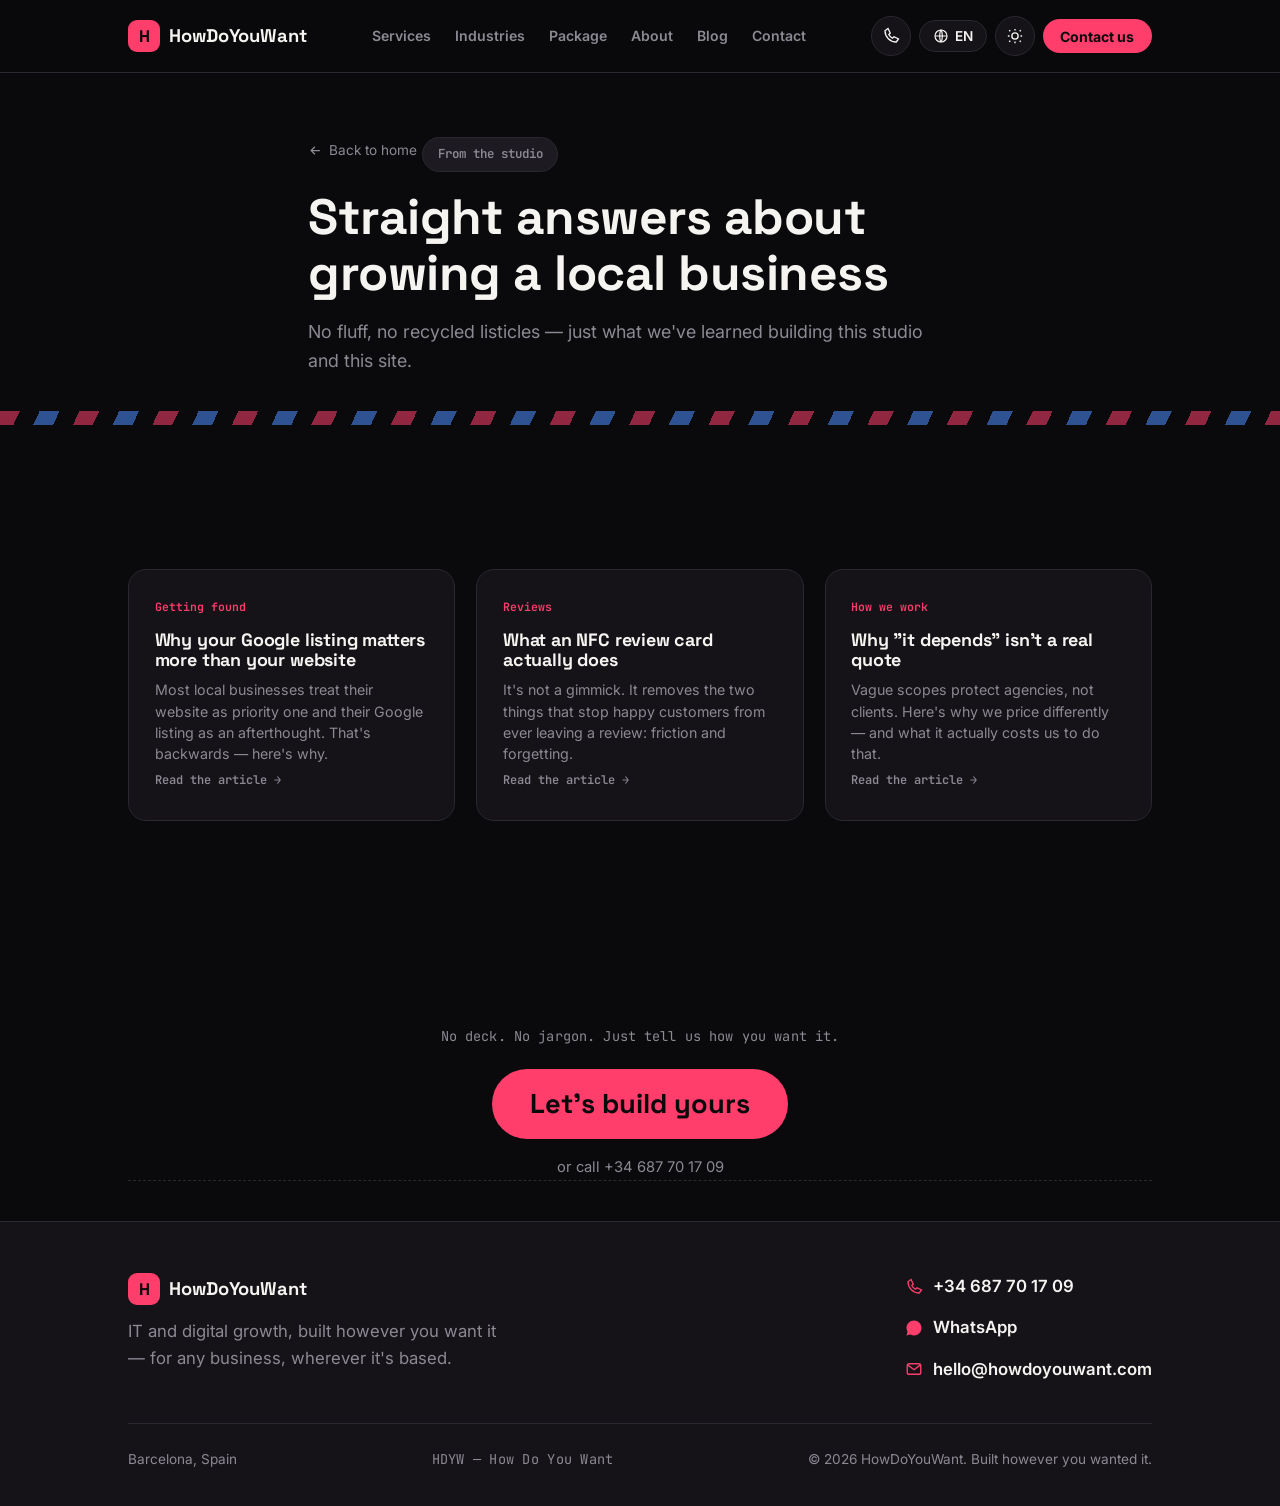
<file: blog.html>
<!doctype html>
<html lang="en" dir="ltr" data-theme="dark" data-lang="en">
<head>
<meta charset="UTF-8">
<meta name="viewport" content="width=device-width, initial-scale=1, viewport-fit=cover">
<title>Blog — HowDoYouWant</title>
<meta name="description" content="Straight answers about local growth, Google visibility, and building things well — no fluff, no recycled listicles.">
<meta name="theme-color" content="#0A0A0C">
<link rel="icon" href="data:image/svg+xml,%3Csvg xmlns='http://www.w3.org/2000/svg' viewBox='0 0 64 64'%3E%3Crect width='64' height='64' rx='16' fill='%230A0A0C'/%3E%3Ccircle cx='30' cy='32' r='17' fill='%23FF3E6C'/%3E%3Ctext x='30' y='40' font-family='Arial, sans-serif' font-size='22' font-weight='700' fill='%230A0A0C' text-anchor='middle'%3EH%3C/text%3E%3C/svg%3E">
<link rel="preconnect" href="https://fonts.googleapis.com">
<link rel="preconnect" href="https://fonts.gstatic.com" crossorigin>
<link href="https://fonts.googleapis.com/css2?family=Space+Grotesk:wght@600;700&family=Inter:wght@400;500;600;700&family=JetBrains+Mono:wght@500;600;700&family=Cairo:wght@500;600;700&display=swap" rel="stylesheet">
<link rel="stylesheet" href="assets/style.css">
<link rel="canonical" href="https://howdoyouwant.com/blog.html">
</head>
<body data-default-context="general">

<header class="nav">
  <div class="nav-inner">
    <a href="index.html" class="brand"><span class="brand-mark">H</span>HowDoYouWant</a>
    <nav class="nav-links">
      <a href="index.html#services" data-i18n="nav_link_services">Services</a>
      <a href="index.html#industries" data-i18n="nav_link_industries">Industries</a>
      <a href="local-growth.html" data-i18n="nav_link_package">Package</a>
      <a href="about.html" data-i18n="nav_link_about">About</a>
      <a href="blog.html" data-i18n="nav_link_blog">Blog</a>
      <button data-contact-trigger data-i18n="nav_link_contact">Contact</button>
    </nav>
    <div class="nav-controls">
      <a class="icon-btn" href="tel:+34687701709" aria-label="Call us">
        <svg viewBox="0 0 24 24" fill="none" stroke="currentColor" stroke-width="1.8"><path d="M4 5c0 8.3 6.7 15 15 15l3-4-6-3-2 2a12 12 0 01-5-5l2-2-3-6-4 3Z"/></svg>
      </a>
      <div class="lang-switch">
        <button class="lang-trigger" id="langTrigger" aria-haspopup="true" aria-expanded="false" aria-label="Change language">
          <svg viewBox="0 0 24 24" fill="none" stroke="currentColor" stroke-width="1.8"><circle cx="12" cy="12" r="9"/><path d="M3 12h18M12 3c2.5 2.7 2.5 15.3 0 18M12 3c-2.5 2.7-2.5 15.3 0 18"/></svg>
          <span id="langCode">EN</span>
        </button>
        <div class="lang-menu" id="langMenu" role="menu">
          <button class="lang-option" role="menuitem" data-lang="en">English <span class="lang-code">EN</span></button>
          <button class="lang-option" role="menuitem" data-lang="es">Español <span class="lang-code">ES</span></button>
          <button class="lang-option" role="menuitem" data-lang="ca">Català <span class="lang-code">CA</span></button>
          <button class="lang-option" role="menuitem" data-lang="sv">Svenska <span class="lang-code">SV</span></button>
          <button class="lang-option" role="menuitem" data-lang="ar">العربية <span class="lang-code">AR</span></button>
        </div>
      </div>
      <button class="icon-btn" id="themeToggle" aria-label="Switch theme">
        <svg id="themeIcon" viewBox="0 0 24 24" fill="none" stroke="currentColor" stroke-width="1.8"><circle cx="12" cy="12" r="4.2"/><path d="M12 2.5v2.2M12 19.3v2.2M4.2 4.2l1.6 1.6M18.2 18.2l1.6 1.6M2.5 12h2.2M19.3 12h2.2M4.2 19.8l1.6-1.6M18.2 5.8l1.6-1.6"/></svg>
      </button>
      <button class="nav-cta" data-i18n="nav_cta" data-contact-trigger>Contact us</button>
    </div>
  </div>
</header>

<main id="top">

  <section class="page-hero">
    <div class="wrap">
      <a class="back-link" href="index.html">
        <svg viewBox="0 0 24 24" fill="none" stroke="currentColor" stroke-width="2"><path d="M19 12H5M11 6l-6 6 6 6"/></svg>
        <span data-i18n="back_to_home">Back to home</span>
      </a>
      <span class="chip" data-i18n="blog_kicker">From the studio</span>
      <h1 data-i18n="blog_title">Straight answers about growing a local business</h1>
      <p class="lead" data-i18n="blog_lead">No fluff, no recycled listicles — just what we've learned building this studio and this site.</p>
    </div>
  </section>

  <div class="stripe-divider"></div>

  <section>
    <div class="wrap">
      <div class="blog-grid">

        <a class="blog-card" href="article-google-listing.html">
          <span class="blog-tag" data-i18n="article1_tag">Getting found</span>
          <h3 data-i18n="article1_title">Why your Google listing matters more than your website</h3>
          <p data-i18n="article1_excerpt">Most local businesses treat their website as priority one and their Google listing as an afterthought. That's backwards — here's why.</p>
          <span class="blog-read" data-i18n="blog_read_more">Read the article →</span>
        </a>

        <a class="blog-card" href="article-review-cards.html">
          <span class="blog-tag" data-i18n="article2_tag">Reviews</span>
          <h3 data-i18n="article2_title">What an NFC review card actually does</h3>
          <p data-i18n="article2_excerpt">It's not a gimmick. It removes the two things that stop happy customers from ever leaving a review: friction and forgetting.</p>
          <span class="blog-read" data-i18n="blog_read_more">Read the article →</span>
        </a>

        <a class="blog-card" href="article-fixed-pricing.html">
          <span class="blog-tag" data-i18n="article3_tag">How we work</span>
          <h3 data-i18n="article3_title">Why "it depends" isn't a real quote</h3>
          <p data-i18n="article3_excerpt">Vague scopes protect agencies, not clients. Here's why we price differently — and what it actually costs us to do that.</p>
          <span class="blog-read" data-i18n="blog_read_more">Read the article →</span>
        </a>

      </div>
    </div>
  </section>

  <section class="final-cta">
    <div class="wrap">
      <p class="final-cta-tag" data-i18n="final_cta_tag">No deck. No jargon. Just tell us how you want it.</p>
      <button class="btn-final" data-contact-trigger data-i18n="final_cta">Let's build yours</button>
      <a class="final-cta-secondary" href="tel:+34687701709" data-i18n="final_cta_secondary">or call +34 687 70 17 09</a>
    </div>
  </section>

</main>

<footer>
  <div class="wrap">
    <div class="footer-grid">
      <div>
        <a href="index.html" class="brand"><span class="brand-mark">H</span>HowDoYouWant</a>
        <p class="footer-tagline" data-i18n="footer_tagline">IT and digital growth, built however you want it — for any business, wherever it's based.</p>
      </div>
      <div class="footer-contact">
        <a href="tel:+34687701709">
          <svg viewBox="0 0 24 24" fill="none" stroke="currentColor" stroke-width="1.8"><path d="M4 5c0 8.3 6.7 15 15 15l3-4-6-3-2 2a12 12 0 01-5-5l2-2-3-6-4 3Z"/></svg>
          +34 687 70 17 09
        </a>
        <a href="https://wa.me/34687701709" target="_blank" rel="noopener" data-contact-prefill>
          <svg viewBox="0 0 24 24" fill="currentColor"><path d="M12 2C6.48 2 2 6.48 2 12c0 1.85.5 3.58 1.36 5.07L2 22l5.06-1.32A9.94 9.94 0 0 0 12 22c5.52 0 10-4.48 10-10S17.52 2 12 2Z"/></svg>
          WhatsApp
        </a>
        <a href="mailto:hello@howdoyouwant.com" data-contact-prefill>
          <svg viewBox="0 0 24 24" fill="none" stroke="currentColor" stroke-width="1.8"><rect x="3" y="5" width="18" height="14" rx="2.5"/><path d="M3.5 6.5L12 13l8.5-6.5"/></svg>
          hello@howdoyouwant.com
        </a>
      </div>
    </div>
    <div class="footer-bottom">
      <span data-i18n="footer_location">Barcelona, Spain</span>
      <span class="footer-signoff">HDYW — How Do You Want</span>
      <span data-i18n="footer_rights">© 2026 HowDoYouWant. Built however you wanted it.</span>
    </div>
  </div>
</footer>

<button class="wa-float" id="waFloat" data-contact-trigger data-i18n-aria-label="aria_contact" aria-label="Contact us">
  <svg viewBox="0 0 24 24" fill="none" stroke="currentColor" stroke-width="1.8"><path d="M4 12c0-4.4 3.6-8 8-8s8 3.6 8 8-3.6 8-8 8c-1.1 0-2.1-.2-3-.6L4 21l1.6-4.8C4.6 15 4 13.6 4 12Z"/><circle cx="8.5" cy="12" r=".9" fill="currentColor" stroke="none"/><circle cx="12" cy="12" r=".9" fill="currentColor" stroke="none"/><circle cx="15.5" cy="12" r=".9" fill="currentColor" stroke="none"/></svg>
</button>

<div class="contact-backdrop" id="contactBackdrop">
  <div class="contact-modal" role="dialog" aria-modal="true">
    <button class="contact-modal-close" id="contactClose" aria-label="Close">&times;</button>
    <h3 data-i18n="contact_modal_title">How do you want to reach us?</h3>
    <div class="contact-options">
      <a class="contact-option" id="contactWhatsapp" target="_blank" rel="noopener">
        <svg viewBox="0 0 24 24" fill="currentColor"><path d="M12 2C6.48 2 2 6.48 2 12c0 1.85.5 3.58 1.36 5.07L2 22l5.06-1.32A9.94 9.94 0 0 0 12 22c5.52 0 10-4.48 10-10S17.52 2 12 2Zm0 18c-1.6 0-3.1-.43-4.4-1.19l-.31-.18-3 .78.8-2.93-.2-.3A7.94 7.94 0 0 1 4 12c0-4.41 3.59-8 8-8s8 3.59 8 8-3.59 8-8 8Z"/></svg>
        <span data-i18n="contact_opt_whatsapp">WhatsApp</span>
      </a>
      <a class="contact-option" id="contactCall" href="tel:+34687701709">
        <svg viewBox="0 0 24 24" fill="none" stroke="currentColor" stroke-width="1.8"><path d="M4 5c0 8.3 6.7 15 15 15l3-4-6-3-2 2a12 12 0 01-5-5l2-2-3-6-4 3Z"/></svg>
        <span data-i18n="contact_opt_call">Call</span>
      </a>
      <a class="contact-option" id="contactEmail">
        <svg viewBox="0 0 24 24" fill="none" stroke="currentColor" stroke-width="1.8"><rect x="3" y="5" width="18" height="14" rx="2.5"/><path d="M3.5 6.5L12 13l8.5-6.5"/></svg>
        <span data-i18n="contact_opt_email">Email</span>
      </a>
    </div>
  </div>
</div>

<script>
window.HDYW_I18N = {
  en: {
    nav_link_services:"Services", nav_link_industries:"Industries", nav_link_package:"Package", nav_link_about:"About", nav_link_blog:"Blog", nav_link_contact:"Contact",
    nav_cta:"Contact us", aria_lang:"Change language", aria_theme:"Switch theme", aria_contact:"Contact us",
    back_to_home:"Back to home",
    blog_kicker:"From the studio", blog_title:"Straight answers about growing a local business",
    blog_lead:"No fluff, no recycled listicles — just what we've learned building this studio and this site.",
    article1_tag:"Getting found", article1_title:"Why your Google listing matters more than your website", article1_excerpt:"Most local businesses treat their website as priority one and their Google listing as an afterthought. That's backwards — here's why.",
    article2_tag:"Reviews", article2_title:"What an NFC review card actually does", article2_excerpt:"It's not a gimmick. It removes the two things that stop happy customers from ever leaving a review: friction and forgetting.",
    article3_tag:"How we work", article3_title:"Why \"it depends\" isn't a real quote", article3_excerpt:"Vague scopes protect agencies, not clients. Here's why we price differently — and what it actually costs us to do that.",
    blog_read_more:"Read the article →",
    final_cta_tag:"No deck. No jargon. Just tell us how you want it.", final_cta:"Let's build yours", final_cta_secondary:"or call +34 687 70 17 09",
    footer_tagline:"IT and digital growth, built however you want it — for any business, wherever it's based.",
    footer_location:"Barcelona, Spain", footer_rights:"© 2026 HowDoYouWant. Built however you wanted it.",
    contact_modal_title:"How do you want to reach us?", contact_opt_whatsapp:"WhatsApp", contact_opt_call:"Call", contact_opt_email:"Email", contact_email_subject:"How do you want it?"
  },
  es: {
    nav_link_services:"Servicios", nav_link_industries:"Sectores", nav_link_package:"Paquete", nav_link_about:"Nosotros", nav_link_blog:"Blog", nav_link_contact:"Contacto",
    nav_cta:"Hablemos", aria_lang:"Cambiar idioma", aria_theme:"Cambiar tema", aria_contact:"Contáctanos",
    back_to_home:"Volver al inicio",
    blog_kicker:"Desde el estudio", blog_title:"Respuestas claras sobre hacer crecer un negocio local",
    blog_lead:"Sin relleno, sin listas recicladas: solo lo que hemos aprendido construyendo este estudio y esta web.",
    article1_tag:"Que te encuentren", article1_title:"Por qué tu ficha de Google importa más que tu web", article1_excerpt:"La mayoría de negocios locales tratan su web como prioridad uno y su ficha de Google como algo secundario. Es al revés, y aquí explicamos por qué.",
    article2_tag:"Reseñas", article2_title:"Qué hace en realidad una tarjeta de reseñas NFC", article2_excerpt:"No es un truco. Elimina las dos cosas que evitan que un cliente contento deje una reseña: la fricción y el olvido.",
    article3_tag:"Cómo trabajamos", article3_title:"Por qué \"depende\" no es un presupuesto de verdad", article3_excerpt:"Los alcances vagos protegen a las agencias, no a los clientes. Por eso presupuestamos distinto, y esto es lo que nos cuesta hacerlo así.",
    blog_read_more:"Leer el artículo →",
    final_cta_tag:"Sin powerpoint. Sin tecnicismos. Solo dinos cómo lo quieres.", final_cta:"Construyamos el tuyo", final_cta_secondary:"o llama al +34 687 70 17 09",
    footer_tagline:"IT y crecimiento digital, a tu manera, para cualquier negocio, esté donde esté.",
    footer_location:"Barcelona, España", footer_rights:"© 2026 HowDoYouWant. Construido como tú lo quisiste.",
    contact_modal_title:"¿Cómo quieres contactarnos?", contact_opt_whatsapp:"WhatsApp", contact_opt_call:"Llamar", contact_opt_email:"Correo", contact_email_subject:"¿Cómo lo quieres?"
  },
  ca: {
    nav_link_services:"Serveis", nav_link_industries:"Sectors", nav_link_package:"Paquet", nav_link_about:"Nosaltres", nav_link_blog:"Blog", nav_link_contact:"Contacte",
    nav_cta:"Parlem-ne", aria_lang:"Canviar idioma", aria_theme:"Canviar tema", aria_contact:"Contacta'ns",
    back_to_home:"Tornar a l'inici",
    blog_kicker:"Des de l'estudi", blog_title:"Respostes clares sobre fer créixer un negoci local",
    blog_lead:"Sense farciment, sense llistes reciclades: només el que hem après construint aquest estudi i aquesta web.",
    article1_tag:"Que et trobin", article1_title:"Per què la teva fitxa de Google importa més que la teva web", article1_excerpt:"La majoria de negocis locals tracten la seva web com a prioritat u i la fitxa de Google com a secundària. És al revés, i aquí expliquem per què.",
    article2_tag:"Ressenyes", article2_title:"Què fa realment una targeta de ressenyes NFC", article2_excerpt:"No és un truc. Elimina les dues coses que eviten que un client content deixi una ressenya: la fricció i l'oblit.",
    article3_tag:"Com treballem", article3_title:"Per què \"depèn\" no és un pressupost de veritat", article3_excerpt:"Els abasts vagues protegeixen les agències, no els clients. Per això pressupostem diferent, i això és el que ens costa fer-ho així.",
    blog_read_more:"Llegir l'article →",
    final_cta_tag:"Sense powerpoint. Sense tecnicismes. Només digues-nos com ho vols.", final_cta:"Construïm el teu", final_cta_secondary:"o truca al +34 687 70 17 09",
    footer_tagline:"IT i creixement digital, a la teva manera, per a qualsevol negoci, sigui on sigui.",
    footer_location:"Barcelona, Espanya", footer_rights:"© 2026 HowDoYouWant. Construït com tu volies.",
    contact_modal_title:"Com vols contactar-nos?", contact_opt_whatsapp:"WhatsApp", contact_opt_call:"Trucar", contact_opt_email:"Correu", contact_email_subject:"Com ho vols?"
  },
  sv: {
    nav_link_services:"Tjänster", nav_link_industries:"Branscher", nav_link_package:"Paket", nav_link_about:"Om oss", nav_link_blog:"Blogg", nav_link_contact:"Kontakt",
    nav_cta:"Kontakta oss", aria_lang:"Byt språk", aria_theme:"Byt tema", aria_contact:"Kontakta oss",
    back_to_home:"Tillbaka till startsidan",
    blog_kicker:"Från studion", blog_title:"Raka svar om att växa ett lokalt företag",
    blog_lead:"Inget flum, inga återvunna listor — bara det vi har lärt oss av att bygga den här studion och den här sidan.",
    article1_tag:"Att bli hittad", article1_title:"Varför er Google-profil betyder mer än er webbplats", article1_excerpt:"De flesta lokala företag prioriterar sin webbplats först och sin Google-profil som en eftertanke. Det är fel väg — här är varför.",
    article2_tag:"Recensioner", article2_title:"Vad ett NFC-recensionskort faktiskt gör", article2_excerpt:"Det är ingen gimmick. Det tar bort de två sakerna som hindrar nöjda kunder från att någonsin lämna en recension: friktion och glömska.",
    article3_tag:"Hur vi jobbar", article3_title:"Varför \"det beror på\" inte är en riktig offert", article3_excerpt:"Vaga omfattningar skyddar byråer, inte kunder. Här är varför vi prissätter annorlunda — och vad det faktiskt kostar oss att göra det.",
    blog_read_more:"Läs artikeln →",
    final_cta_tag:"Ingen presentation. Ingen jargong. Berätta bara hur ni vill ha det.", final_cta:"Låt oss bygga ert", final_cta_secondary:"eller ring +34 687 70 17 09",
    footer_tagline:"IT och digital tillväxt, precis som ni vill ha det — för alla typer av företag, var det än ligger.",
    footer_location:"Barcelona, Spanien", footer_rights:"© 2026 HowDoYouWant. Byggt precis som ni ville.",
    contact_modal_title:"Hur vill ni nå oss?", contact_opt_whatsapp:"WhatsApp", contact_opt_call:"Ring", contact_opt_email:"Mejl", contact_email_subject:"Hur vill du ha det?"
  },
  ar: {
    nav_link_services:"خدماتنا", nav_link_industries:"القطاعات", nav_link_package:"الباقة", nav_link_about:"من نحن", nav_link_blog:"المدونة", nav_link_contact:"تواصل",
    nav_cta:"لنتحدث", aria_lang:"تغيير اللغة", aria_theme:"تبديل المظهر", aria_contact:"تواصل معنا",
    back_to_home:"العودة إلى الصفحة الرئيسية",
    blog_kicker:"من الاستوديو", blog_title:"إجابات واضحة عن تنمية نشاط تجاري محلي",
    blog_lead:"بلا حشو، بلا قوائم مُعاد تدويرها — فقط ما تعلمناه من بناء هذا الاستوديو وهذا الموقع.",
    article1_tag:"أن يجدوك", article1_title:"لماذا ملفك على جوجل أهم من موقعك", article1_excerpt:"معظم الأنشطة المحلية تعامل موقعها كأولوية أولى وملف جوجل كأمر ثانوي. هذا معكوس — إليك السبب.",
    article2_tag:"التقييمات", article2_title:"ماذا تفعل بطاقة التقييم NFC فعليًا", article2_excerpt:"إنها ليست حيلة. إنها تزيل الأمرين اللذين يمنعان العميل الراضي من ترك تقييم أبدًا: الاحتكاك والنسيان.",
    article3_tag:"كيف نعمل", article3_title:"لماذا \"الأمر يعتمد\" ليست عرض سعر حقيقيًا", article3_excerpt:"النطاقات الغامضة تحمي الوكالات، لا العملاء. لهذا نُسعّر بشكل مختلف — وهذا ما يكلفنا فعله بهذه الطريقة.",
    blog_read_more:"اقرأ المقال ←",
    final_cta_tag:"بدون عرض تقديمي. بدون مصطلحات معقّدة. فقط أخبرنا كيف تريده.", final_cta:"لنبنِ نشاطك الآن", final_cta_secondary:"أو اتصل على +34 687 70 17 09",
    footer_tagline:"خدمات تقنية ونمو رقمي، بالطريقة التي تريدها، لأي نشاط تجاري وأينما كان.",
    footer_location:"برشلونة، إسبانيا", footer_rights:"© 2026 HowDoYouWant. بُني بالطريقة التي أردتها.",
    contact_modal_title:"كيف تريد التواصل معنا؟", contact_opt_whatsapp:"WhatsApp", contact_opt_call:"اتصال", contact_opt_email:"بريد إلكتروني", contact_email_subject:"كيف تريده؟"
  }
};
window.HDYW_CONTACT = {
  general: {
    en:"Hi! I'd like to talk about my project.",
    es:"¡Hola! Me gustaría hablar sobre mi proyecto.",
    ca:"Hola! M'agradaria parlar sobre el meu projecte.",
    sv:"Hej! Jag skulle vilja prata om mitt projekt.",
    ar:"مرحبًا! أود التحدث عن مشروعي."
  }
};
</script>
<script src="assets/main.js"></script>
</body>
</html>
</file>
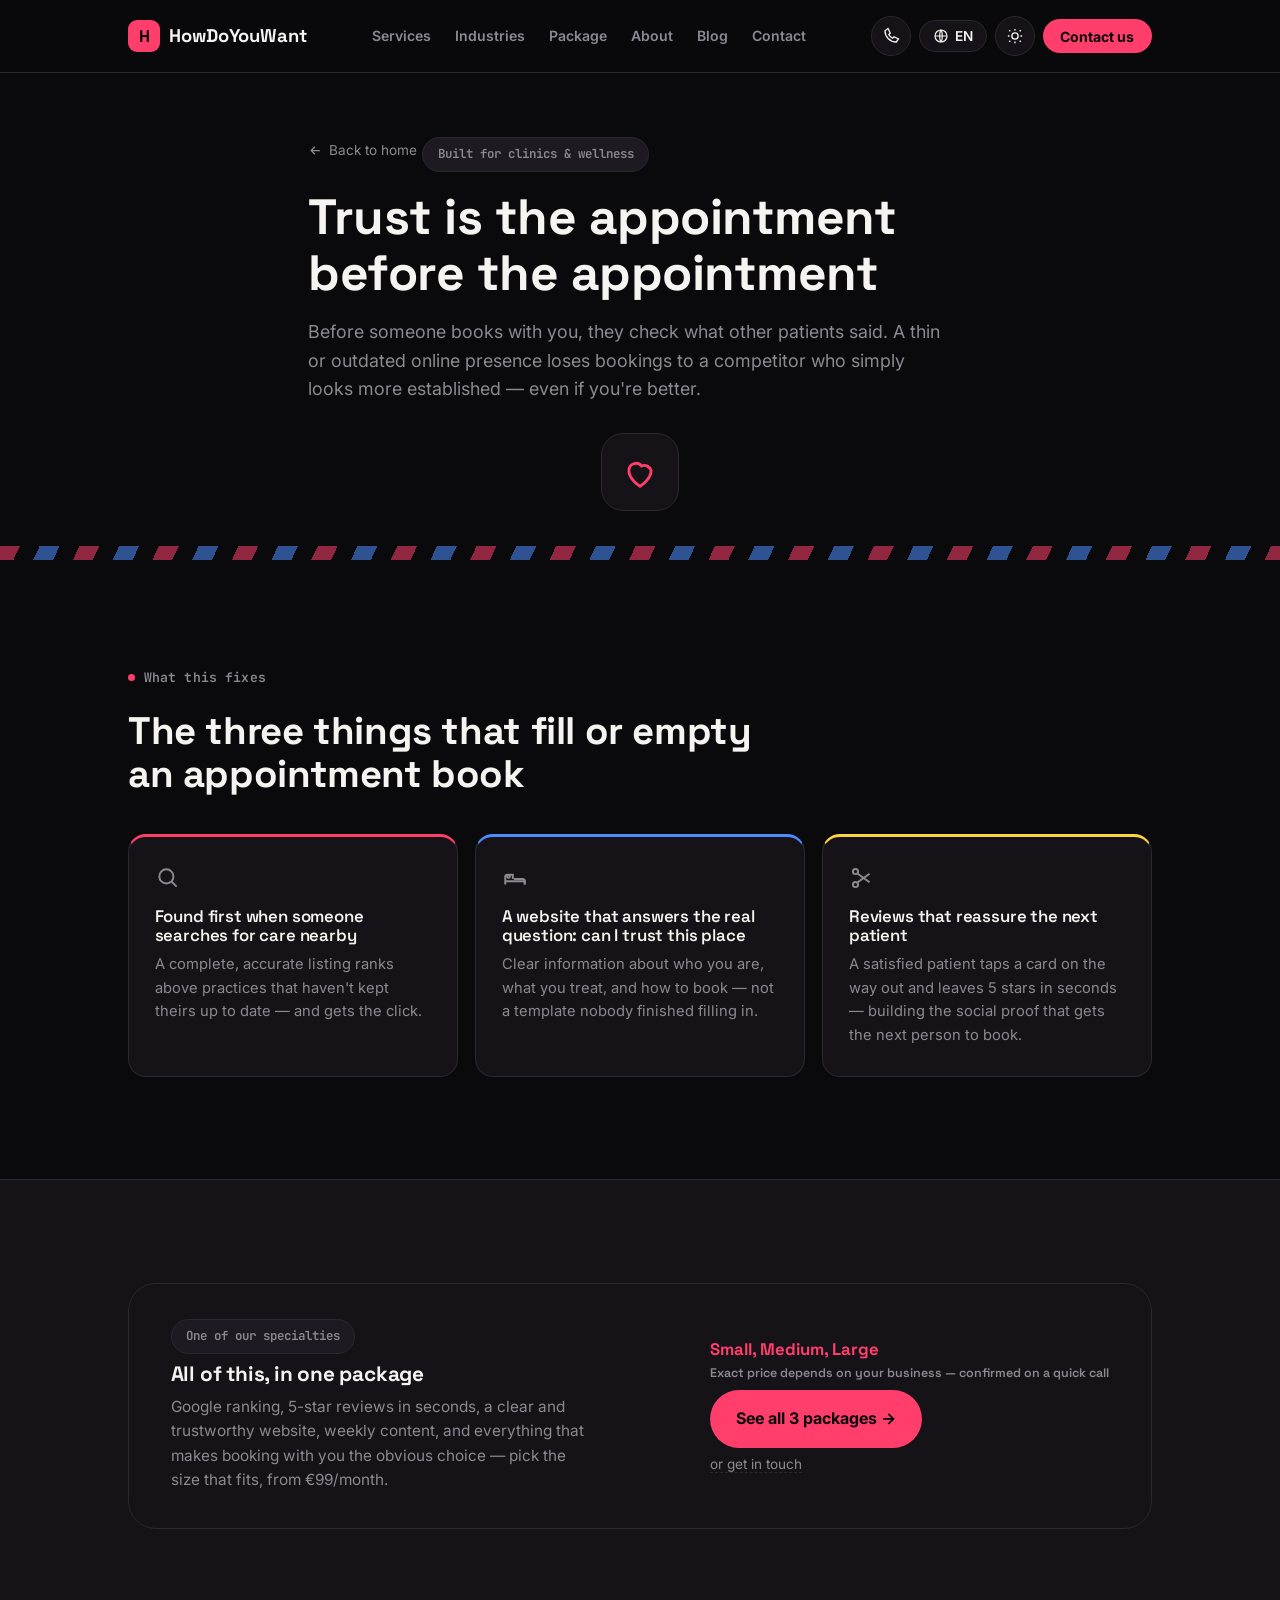
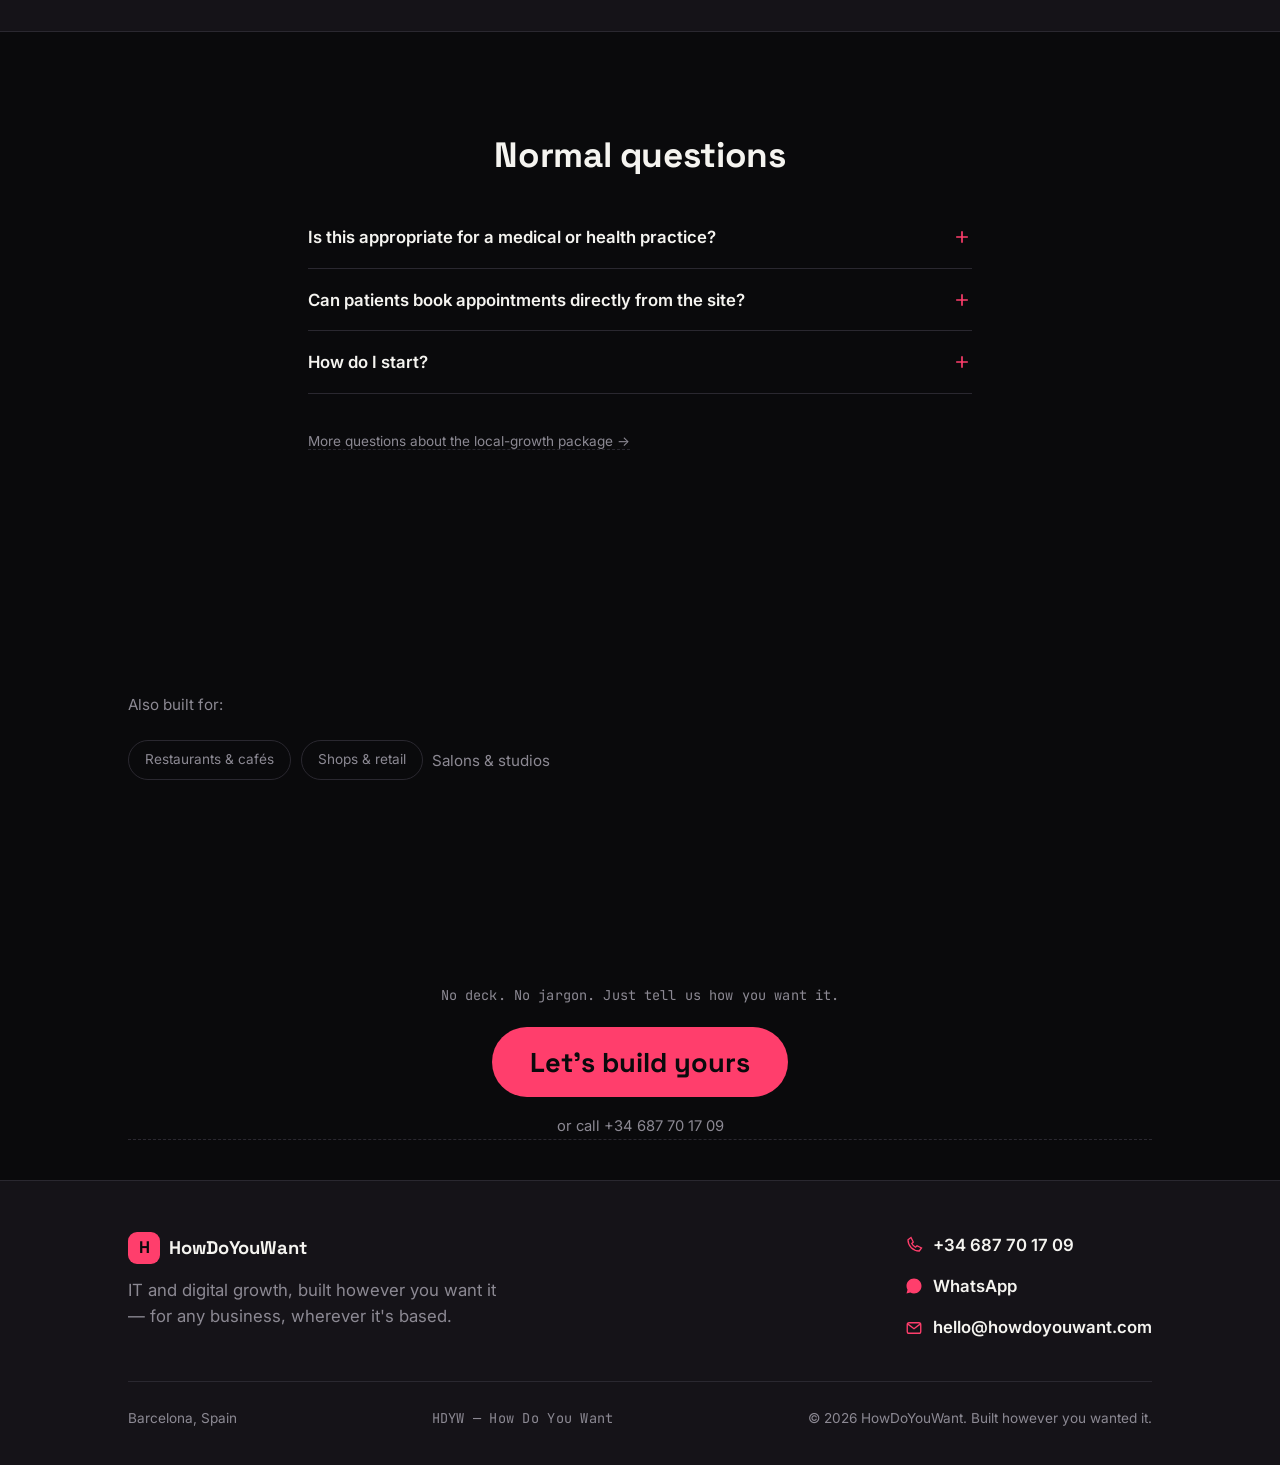
<file: industry-clinics.html>
<!doctype html>
<html lang="en" dir="ltr" data-theme="dark" data-lang="en">
<head>
<meta charset="UTF-8">
<meta name="viewport" content="width=device-width, initial-scale=1, viewport-fit=cover">
<title>For Clinics & Wellness — HowDoYouWant</title>
<meta name="description" content="Bookings and trust, both handled. A fixed-price digital growth package built for clinics, therapists, and wellness practices.">
<meta name="theme-color" content="#0A0A0C">
<link rel="icon" href="data:image/svg+xml,%3Csvg xmlns='http://www.w3.org/2000/svg' viewBox='0 0 64 64'%3E%3Crect width='64' height='64' rx='16' fill='%230A0A0C'/%3E%3Ccircle cx='30' cy='32' r='17' fill='%23FF3E6C'/%3E%3Ctext x='30' y='40' font-family='Arial, sans-serif' font-size='22' font-weight='700' fill='%230A0A0C' text-anchor='middle'%3EH%3C/text%3E%3C/svg%3E">
<link rel="preconnect" href="https://fonts.googleapis.com">
<link rel="preconnect" href="https://fonts.gstatic.com" crossorigin>
<link href="https://fonts.googleapis.com/css2?family=Space+Grotesk:wght@600;700&family=Inter:wght@400;500;600;700&family=JetBrains+Mono:wght@500;600;700&family=Cairo:wght@500;600;700&display=swap" rel="stylesheet">
<link rel="stylesheet" href="assets/style.css">
<link rel="canonical" href="https://howdoyouwant.com/industry-clinics.html">
</head>
<body data-default-context="clinics">

<header class="nav">
  <div class="nav-inner">
    <a href="index.html" class="brand"><span class="brand-mark">H</span>HowDoYouWant</a>
    <nav class="nav-links">
      <a href="index.html#services" data-i18n="nav_link_services">Services</a>
      <a href="index.html#industries" data-i18n="nav_link_industries">Industries</a>
      <a href="local-growth.html" data-i18n="nav_link_package">Package</a>
      <a href="about.html" data-i18n="nav_link_about">About</a>
      <a href="blog.html" data-i18n="nav_link_blog">Blog</a>
      <button data-contact-trigger data-i18n="nav_link_contact">Contact</button>
    </nav>
    <div class="nav-controls">
      <a class="icon-btn" href="tel:+34687701709" aria-label="Call us">
        <svg viewBox="0 0 24 24" fill="none" stroke="currentColor" stroke-width="1.8"><path d="M4 5c0 8.3 6.7 15 15 15l3-4-6-3-2 2a12 12 0 01-5-5l2-2-3-6-4 3Z"/></svg>
      </a>
      <div class="lang-switch">
        <button class="lang-trigger" id="langTrigger" aria-haspopup="true" aria-expanded="false" aria-label="Change language">
          <svg viewBox="0 0 24 24" fill="none" stroke="currentColor" stroke-width="1.8"><circle cx="12" cy="12" r="9"/><path d="M3 12h18M12 3c2.5 2.7 2.5 15.3 0 18M12 3c-2.5 2.7-2.5 15.3 0 18"/></svg>
          <span id="langCode">EN</span>
        </button>
        <div class="lang-menu" id="langMenu" role="menu">
          <button class="lang-option" role="menuitem" data-lang="en">English <span class="lang-code">EN</span></button>
          <button class="lang-option" role="menuitem" data-lang="es">Español <span class="lang-code">ES</span></button>
          <button class="lang-option" role="menuitem" data-lang="ca">Català <span class="lang-code">CA</span></button>
          <button class="lang-option" role="menuitem" data-lang="sv">Svenska <span class="lang-code">SV</span></button>
          <button class="lang-option" role="menuitem" data-lang="ar">العربية <span class="lang-code">AR</span></button>
        </div>
      </div>
      <button class="icon-btn" id="themeToggle" aria-label="Switch theme">
        <svg id="themeIcon" viewBox="0 0 24 24" fill="none" stroke="currentColor" stroke-width="1.8"><circle cx="12" cy="12" r="4.2"/><path d="M12 2.5v2.2M12 19.3v2.2M4.2 4.2l1.6 1.6M18.2 18.2l1.6 1.6M2.5 12h2.2M19.3 12h2.2M4.2 19.8l1.6-1.6M18.2 5.8l1.6-1.6"/></svg>
      </button>
      <button class="nav-cta" data-i18n="nav_cta" data-contact-trigger>Contact us</button>
    </div>
  </div>
</header>

<main id="top">

  <section class="page-hero">
    <div class="wrap">
      <a class="back-link" href="index.html">
        <svg viewBox="0 0 24 24" fill="none" stroke="currentColor" stroke-width="2"><path d="M19 12H5M11 6l-6 6 6 6"/></svg>
        <span data-i18n="back_to_home">Back to home</span>
      </a>
      <span class="chip" data-i18n="ind_kicker">Built for clinics & wellness</span>
      <h1 data-i18n="ind_title">Trust is the appointment before the appointment</h1>
      <p class="lead" data-i18n="ind_lead">Before someone books with you, they check what other patients said. A thin or outdated online presence loses bookings to a competitor who simply looks more established — even if you're better.</p>
      <div class="industry-hero-visual">
        <div class="industry-badge-icon">
          <svg viewBox="0 0 24 24" fill="none" stroke="currentColor" stroke-width="1.8"><path d="M12 21s-7-4.35-7-10a4.5 4.5 0 018-2.8A4.5 4.5 0 0119 11c0 5.65-7 10-7 10Z"/></svg>
        </div>
      </div>
    </div>
  </section>

  <div class="stripe-divider"></div>

  <section>
    <div class="wrap">
      <div class="section-head">
        <div class="eyebrow" data-i18n="benefits_eyebrow">What this fixes</div>
        <h2 data-i18n="benefits_title">The three things that fill or empty an appointment book</h2>
      </div>
      <div class="benefit-grid">
        <div class="benefit-card">
          <svg viewBox="0 0 24 24" fill="none" stroke="currentColor" stroke-width="1.8"><circle cx="10.5" cy="10.5" r="6.5"/><path d="M20 20l-4.8-4.8"/></svg>
          <h3 data-i18n="benefit1_title">Found first when someone searches for care nearby</h3>
          <p data-i18n="benefit1_body">A complete, accurate listing ranks above practices that haven't kept theirs up to date — and gets the click.</p>
        </div>
        <div class="benefit-card">
          <svg viewBox="0 0 24 24" fill="none" stroke="currentColor" stroke-width="1.8"><path d="M3 18v-7a2 2 0 012-2h5v4"/><path d="M3 15h18v3"/><path d="M11 13h8a2 2 0 012 2v3"/><circle cx="6" cy="10.5" r="1.3"/></svg>
          <h3 data-i18n="benefit2_title">A website that answers the real question: can I trust this place</h3>
          <p data-i18n="benefit2_body">Clear information about who you are, what you treat, and how to book — not a template nobody finished filling in.</p>
        </div>
        <div class="benefit-card">
          <svg viewBox="0 0 24 24" fill="none" stroke="currentColor" stroke-width="1.8"><circle cx="6" cy="6" r="2.4"/><circle cx="6" cy="18" r="2.4"/><path d="M8 8l11 8M8 16l11-8"/></svg>
          <h3 data-i18n="benefit3_title">Reviews that reassure the next patient</h3>
          <p data-i18n="benefit3_body">A satisfied patient taps a card on the way out and leaves 5 stars in seconds — building the social proof that gets the next person to book.</p>
        </div>
      </div>
    </div>
  </section>

  <section style="background:var(--surface); border-top:1px solid var(--line); border-bottom:1px solid var(--line);">
    <div class="wrap">
      <div class="teaser-card">
        <div class="teaser-text">
          <span class="chip" data-i18n="package_kicker" style="margin-bottom:.6rem;">One of our specialties</span>
          <h3 data-i18n="package_title">All of this, in one package</h3>
          <p data-i18n="teaser_body_ind">Google ranking, 5-star reviews in seconds, a clear and trustworthy website, weekly content, and everything that makes booking with you the obvious choice — pick the size that fits, from €99/month.</p>
        </div>
        <div class="teaser-actions">
          <span class="teaser-price" style="display:block; font-size:1.05rem; line-height:1.3;">
            <span data-i18n="price_display_title">Small, Medium, Large</span><br>
            <span data-i18n="price_display_sub" style="color:var(--text-muted); font-weight:600; font-size:.78rem;">Exact price depends on your business — confirmed on a quick call</span>
          </span>
          <a class="btn-primary" href="local-growth.html" data-i18n="teaser_cta">See all 3 packages →</a>
          <button class="teaser-link" data-contact-trigger data-contact-context="clinics" data-i18n="cta_whatsapp">or get in touch</button>
        </div>
      </div>
    </div>
  </section>

  <section id="faq">
    <div class="wrap faq">
      <h2 data-i18n="faq_title">Normal questions</h2>
      <div class="faq-item" data-open="false">
        <button class="faq-q"><span data-i18n="ifaq_q1">Is this appropriate for a medical or health practice?</span>
          <svg viewBox="0 0 24 24" fill="none" stroke="currentColor" stroke-width="2"><path d="M12 5v14M5 12h14"/></svg>
        </button>
        <div class="faq-a"><p data-i18n="ifaq_a1">Yes. We keep the tone professional and the claims accurate — nothing that oversells, nothing that reads like a discount clinic.</p></div>
      </div>
      <div class="faq-item" data-open="false">
        <button class="faq-q"><span data-i18n="ifaq_q2">Can patients book appointments directly from the site?</span>
          <svg viewBox="0 0 24 24" fill="none" stroke="currentColor" stroke-width="2"><path d="M12 5v14M5 12h14"/></svg>
        </button>
        <div class="faq-a"><p data-i18n="ifaq_a2">If you already use a booking system, we connect it. If not, we set up a simple way for people to request an appointment.</p></div>
      </div>
      <div class="faq-item" data-open="false">
        <button class="faq-q"><span data-i18n="faq_q4">How do I start?</span>
          <svg viewBox="0 0 24 24" fill="none" stroke="currentColor" stroke-width="2"><path d="M12 5v14M5 12h14"/></svg>
        </button>
        <div class="faq-a"><p data-i18n="faq_a4">Message us on WhatsApp or email and we'll talk, no commitment.</p></div>
      </div>
      <p class="section-note"><a class="teaser-link" href="local-growth.html#faq" data-i18n="faq_more_link">More questions about the local-growth package →</a></p>
    </div>
  </section>

  <section>
    <div class="wrap">
      <div class="section-note">
        <span data-i18n="related_label">Also built for:</span>
        <div class="related-industries">
          <a href="industry-restaurants.html" data-i18n="ind1_name">Restaurants & cafés</a>
          <a href="industry-retail.html" data-i18n="ind2_name">Shops & retail</a>
          <button data-contact-trigger data-contact-context="salons" data-i18n="ind4_name">Salons & studios</button>
        </div>
      </div>
    </div>
  </section>

  <section class="final-cta">
    <div class="wrap">
      <p class="final-cta-tag" data-i18n="final_cta_tag">No deck. No jargon. Just tell us how you want it.</p>
      <button class="btn-final" data-contact-trigger data-i18n="final_cta">Let's build yours</button>
      <a class="final-cta-secondary" href="tel:+34687701709" data-i18n="final_cta_secondary">or call +34 687 70 17 09</a>
    </div>
  </section>

</main>

<footer>
  <div class="wrap">
    <div class="footer-grid">
      <div>
        <a href="index.html" class="brand"><span class="brand-mark">H</span>HowDoYouWant</a>
        <p class="footer-tagline" data-i18n="footer_tagline">IT and digital growth, built however you want it — for any business, wherever it's based.</p>
      </div>
      <div class="footer-contact">
        <a href="tel:+34687701709">
          <svg viewBox="0 0 24 24" fill="none" stroke="currentColor" stroke-width="1.8"><path d="M4 5c0 8.3 6.7 15 15 15l3-4-6-3-2 2a12 12 0 01-5-5l2-2-3-6-4 3Z"/></svg>
          +34 687 70 17 09
        </a>
        <a href="https://wa.me/34687701709" target="_blank" rel="noopener" data-contact-prefill>
          <svg viewBox="0 0 24 24" fill="currentColor"><path d="M12 2C6.48 2 2 6.48 2 12c0 1.85.5 3.58 1.36 5.07L2 22l5.06-1.32A9.94 9.94 0 0 0 12 22c5.52 0 10-4.48 10-10S17.52 2 12 2Z"/></svg>
          WhatsApp
        </a>
        <a href="mailto:hello@howdoyouwant.com" data-contact-prefill>
          <svg viewBox="0 0 24 24" fill="none" stroke="currentColor" stroke-width="1.8"><rect x="3" y="5" width="18" height="14" rx="2.5"/><path d="M3.5 6.5L12 13l8.5-6.5"/></svg>
          hello@howdoyouwant.com
        </a>
      </div>
    </div>
    <div class="footer-bottom">
      <span data-i18n="footer_location">Barcelona, Spain</span>
      <span class="footer-signoff">HDYW — How Do You Want</span>
      <span data-i18n="footer_rights">© 2026 HowDoYouWant. Built however you wanted it.</span>
    </div>
  </div>
</footer>

<button class="wa-float" id="waFloat" data-contact-trigger data-i18n-aria-label="aria_contact" aria-label="Contact us">
  <svg viewBox="0 0 24 24" fill="none" stroke="currentColor" stroke-width="1.8"><path d="M4 12c0-4.4 3.6-8 8-8s8 3.6 8 8-3.6 8-8 8c-1.1 0-2.1-.2-3-.6L4 21l1.6-4.8C4.6 15 4 13.6 4 12Z"/><circle cx="8.5" cy="12" r=".9" fill="currentColor" stroke="none"/><circle cx="12" cy="12" r=".9" fill="currentColor" stroke="none"/><circle cx="15.5" cy="12" r=".9" fill="currentColor" stroke="none"/></svg>
</button>

<div class="contact-backdrop" id="contactBackdrop">
  <div class="contact-modal" role="dialog" aria-modal="true">
    <button class="contact-modal-close" id="contactClose" aria-label="Close">&times;</button>
    <h3 data-i18n="contact_modal_title">How do you want to reach us?</h3>
    <div class="contact-options">
      <a class="contact-option" id="contactWhatsapp" target="_blank" rel="noopener">
        <svg viewBox="0 0 24 24" fill="currentColor"><path d="M12 2C6.48 2 2 6.48 2 12c0 1.85.5 3.58 1.36 5.07L2 22l5.06-1.32A9.94 9.94 0 0 0 12 22c5.52 0 10-4.48 10-10S17.52 2 12 2Zm0 18c-1.6 0-3.1-.43-4.4-1.19l-.31-.18-3 .78.8-2.93-.2-.3A7.94 7.94 0 0 1 4 12c0-4.41 3.59-8 8-8s8 3.59 8 8-3.59 8-8 8Z"/></svg>
        <span data-i18n="contact_opt_whatsapp">WhatsApp</span>
      </a>
      <a class="contact-option" id="contactCall" href="tel:+34687701709">
        <svg viewBox="0 0 24 24" fill="none" stroke="currentColor" stroke-width="1.8"><path d="M4 5c0 8.3 6.7 15 15 15l3-4-6-3-2 2a12 12 0 01-5-5l2-2-3-6-4 3Z"/></svg>
        <span data-i18n="contact_opt_call">Call</span>
      </a>
      <a class="contact-option" id="contactEmail">
        <svg viewBox="0 0 24 24" fill="none" stroke="currentColor" stroke-width="1.8"><rect x="3" y="5" width="18" height="14" rx="2.5"/><path d="M3.5 6.5L12 13l8.5-6.5"/></svg>
        <span data-i18n="contact_opt_email">Email</span>
      </a>
    </div>
  </div>
</div>

<script>
window.HDYW_I18N = {
  en: {
    nav_link_services:"Services", nav_link_industries:"Industries", nav_link_package:"Package", nav_link_contact:"Contact",
    nav_link_about:"About", nav_link_blog:"Blog",
    nav_cta:"Contact us", aria_lang:"Change language", aria_theme:"Switch theme",
    contact_modal_title:"How do you want to reach us?", contact_opt_whatsapp:"WhatsApp", contact_opt_call:"Call", contact_opt_email:"Email", contact_email_subject:"How do you want it?", aria_contact:"Contact us",
    back_to_home:"Back to home",
    ind_kicker:"Built for clinics & wellness",
    ind_title:"Trust is the appointment before the appointment",
    ind_lead:"Before someone books with you, they check what other patients said. A thin or outdated online presence loses bookings to a competitor who simply looks more established — even if you're better.",
    benefits_eyebrow:"What this fixes", benefits_title:"The three things that fill or empty an appointment book",
    benefit1_title:"Found first when someone searches for care nearby", benefit1_body:"A complete, accurate listing ranks above practices that haven't kept theirs up to date — and gets the click.",
    benefit2_title:"A website that answers the real question: can I trust this place", benefit2_body:"Clear information about who you are, what you treat, and how to book — not a template nobody finished filling in.",
    benefit3_title:"Reviews that reassure the next patient", benefit3_body:"A satisfied patient taps a card on the way out and leaves 5 stars in seconds — building the social proof that gets the next person to book.",
    package_kicker:"One of our specialties", package_title:"All of this, in one package", package_price_suffix:"/month",
    price_display_title:"Small, Medium, Large", price_display_sub:"Exact price depends on your business — confirmed on a quick call",
    teaser_body_ind:"Google ranking, 5-star reviews in seconds, a clear and trustworthy website, weekly content, and everything that makes booking with you the obvious choice — pick the size that fits, from €99/month.",
    teaser_cta:"See all 3 packages →", cta_whatsapp:"or get in touch",
    faq_title:"Normal questions",
    ifaq_q1:"Is this appropriate for a medical or health practice?", ifaq_a1:"Yes. We keep the tone professional and the claims accurate — nothing that oversells, nothing that reads like a discount clinic.",
    ifaq_q2:"Can patients book appointments directly from the site?", ifaq_a2:"If you already use a booking system, we connect it. If not, we set up a simple way for people to request an appointment.",
    faq_q4:"How do I start?", faq_a4:"Message us on WhatsApp or email and we'll talk, no commitment.",
    faq_more_link:"More questions about the local-growth package →",
    related_label:"Also built for:",
    ind1_name:"Restaurants & cafés", ind2_name:"Shops & retail", ind4_name:"Salons & studios",
    final_cta_tag:"No deck. No jargon. Just tell us how you want it.", final_cta:"Let's build yours", final_cta_secondary:"or call +34 687 70 17 09",
    footer_tagline:"IT and digital growth, built however you want it — for any business, wherever it's based.",
    footer_location:"Barcelona, Spain", footer_rights:"© 2026 HowDoYouWant. Built however you wanted it."
  },
  es: {
    nav_link_services:"Servicios", nav_link_industries:"Sectores", nav_link_package:"Paquete", nav_link_contact:"Contacto",
    nav_link_about:"Nosotros", nav_link_blog:"Blog",
    nav_cta:"Hablemos", aria_lang:"Cambiar idioma", aria_theme:"Cambiar tema",
    contact_modal_title:"¿Cómo quieres contactarnos?", contact_opt_whatsapp:"WhatsApp", contact_opt_call:"Llamar", contact_opt_email:"Correo", contact_email_subject:"¿Cómo lo quieres?", aria_contact:"Contáctanos",
    back_to_home:"Volver al inicio",
    ind_kicker:"Pensado para clínicas y bienestar",
    ind_title:"La confianza es la cita antes de la cita",
    ind_lead:"Antes de reservar contigo, la gente mira qué dicen otros pacientes. Una presencia online pobre o desactualizada pierde reservas frente a un competidor que simplemente parece más consolidado, aunque tú seas mejor.",
    benefits_eyebrow:"Qué solucionamos", benefits_title:"Las tres cosas que llenan o vacían una agenda",
    benefit1_title:"Te encuentran primero al buscar atención cerca", benefit1_body:"Una ficha completa y correcta se posiciona por encima de clínicas que no la han mantenido al día, y consigue el clic.",
    benefit2_title:"Una web que responde a la pregunta real: ¿puedo confiar en este sitio?", benefit2_body:"Información clara sobre quién eres, qué tratas y cómo reservar, no una plantilla que nadie terminó de rellenar.",
    benefit3_title:"Reseñas que dan seguridad al siguiente paciente", benefit3_body:"Un paciente satisfecho acerca el móvil a una tarjeta al salir y deja 5 estrellas en segundos, construyendo la prueba social que anima al siguiente a reservar.",
    package_kicker:"Una de nuestras especialidades", package_title:"Todo esto, en un solo paquete", package_price_suffix:"/mes",
    price_display_title:"Small, Medium, Large", price_display_sub:"El precio exacto depende de tu negocio — se confirma en una llamada rápida",
    teaser_body_ind:"Posicionamiento en Google, reseñas de 5 estrellas en segundos, una web clara y de confianza, contenido semanal y todo lo que hace que reservar contigo sea la opción obvia: elige el tamaño que encaje, desde 99 €/mes.",
    teaser_cta:"Ver los 3 paquetes →", cta_whatsapp:"o contáctanos",
    faq_title:"Preguntas normales",
    ifaq_q1:"¿Esto es apropiado para una consulta médica o de salud?", ifaq_a1:"Sí. Mantenemos un tono profesional y afirmaciones precisas: nada que prometa de más, nada que parezca una clínica low-cost.",
    ifaq_q2:"¿Los pacientes pueden reservar cita directamente desde la web?", ifaq_a2:"Si ya usas un sistema de reservas, lo conectamos. Si no, configuramos una forma sencilla de solicitar cita.",
    faq_q4:"¿Cómo empiezo?", faq_a4:"Escríbenos por WhatsApp o correo y hablamos sin compromiso.",
    faq_more_link:"Más preguntas sobre el paquete de crecimiento local →",
    related_label:"También pensado para:",
    ind1_name:"Restaurantes y cafés", ind2_name:"Tiendas y retail", ind4_name:"Peluquerías y estudios",
    final_cta_tag:"Sin powerpoint. Sin tecnicismos. Solo dinos cómo lo quieres.", final_cta:"Construyamos el tuyo", final_cta_secondary:"o llama al +34 687 70 17 09",
    footer_tagline:"IT y crecimiento digital, a tu manera, para cualquier negocio, esté donde esté.",
    footer_location:"Barcelona, España", footer_rights:"© 2026 HowDoYouWant. Construido como tú lo quisiste."
  },
  ca: {
    nav_link_services:"Serveis", nav_link_industries:"Sectors", nav_link_package:"Paquet", nav_link_contact:"Contacte",
    nav_link_about:"Nosaltres", nav_link_blog:"Blog",
    nav_cta:"Parlem-ne", aria_lang:"Canviar idioma", aria_theme:"Canviar tema",
    contact_modal_title:"Com vols contactar-nos?", contact_opt_whatsapp:"WhatsApp", contact_opt_call:"Trucar", contact_opt_email:"Correu", contact_email_subject:"Com ho vols?", aria_contact:"Contacta'ns",
    back_to_home:"Tornar a l'inici",
    ind_kicker:"Pensat per a clíniques i benestar",
    ind_title:"La confiança és la cita abans de la cita",
    ind_lead:"Abans de reservar amb tu, la gent mira què diuen altres pacients. Una presència online pobra o desactualitzada perd reserves davant un competidor que simplement sembla més consolidat, encara que tu siguis millor.",
    benefits_eyebrow:"Què solucionem", benefits_title:"Les tres coses que omplen o buiden una agenda",
    benefit1_title:"Et troben primer en buscar atenció a prop", benefit1_body:"Una fitxa completa i correcta es posiciona per sobre de clíniques que no l'han mantingut al dia, i aconsegueix el clic.",
    benefit2_title:"Una web que respon la pregunta real: puc confiar en aquest lloc?", benefit2_body:"Informació clara sobre qui ets, què tractes i com reservar, no una plantilla que ningú va acabar d'omplir.",
    benefit3_title:"Ressenyes que donen seguretat al següent pacient", benefit3_body:"Un pacient satisfet acosta el mòbil a una targeta en sortir i deixa 5 estrelles en segons, construint la prova social que anima el següent a reservar.",
    package_kicker:"Una de les nostres especialitats", package_title:"Tot això, en un sol paquet", package_price_suffix:"/mes",
    price_display_title:"Small, Medium, Large", price_display_sub:"El preu exacte depèn del teu negoci — es confirma en una trucada ràpida",
    teaser_body_ind:"Posicionament a Google, ressenyes de 5 estrelles en segons, una web clara i de confiança, contingut setmanal i tot el que fa que reservar amb tu sigui l'opció òbvia: tria la mida que encaixi, des de 99 €/mes.",
    teaser_cta:"Veure els 3 paquets →", cta_whatsapp:"o contacta'ns",
    faq_title:"Preguntes normals",
    ifaq_q1:"Això és apropiat per a una consulta mèdica o de salut?", ifaq_a1:"Sí. Mantenim un to professional i afirmacions precises: res que prometi de més, res que sembli una clínica low-cost.",
    ifaq_q2:"Els pacients poden reservar cita directament des de la web?", ifaq_a2:"Si ja fas servir un sistema de reserves, el connectem. Si no, configurem una manera senzilla de sol·licitar cita.",
    faq_q4:"Com començo?", faq_a4:"Escriu-nos per WhatsApp o correu i parlem sense compromís.",
    faq_more_link:"Més preguntes sobre el paquet de creixement local →",
    related_label:"També pensat per a:",
    ind1_name:"Restaurants i cafès", ind2_name:"Botigues i retail", ind4_name:"Perruqueries i estudis",
    final_cta_tag:"Sense powerpoint. Sense tecnicismes. Només digues-nos com ho vols.", final_cta:"Construïm el teu", final_cta_secondary:"o truca al +34 687 70 17 09",
    footer_tagline:"IT i creixement digital, a la teva manera, per a qualsevol negoci, sigui on sigui.",
    footer_location:"Barcelona, Espanya", footer_rights:"© 2026 HowDoYouWant. Construït com tu volies."
  },
  sv: {
    nav_link_services:"Tjänster", nav_link_industries:"Branscher", nav_link_package:"Paket", nav_link_contact:"Kontakt",
    nav_link_about:"Om oss", nav_link_blog:"Blogg",
    nav_cta:"Kontakta oss", aria_lang:"Byt språk", aria_theme:"Byt tema",
    contact_modal_title:"Hur vill ni nå oss?", contact_opt_whatsapp:"WhatsApp", contact_opt_call:"Ring", contact_opt_email:"Mejl", contact_email_subject:"Hur vill du ha det?", aria_contact:"Kontakta oss",
    back_to_home:"Tillbaka till startsidan",
    ind_kicker:"Byggt för kliniker & hälsa",
    ind_title:"Förtroende är bokningen före bokningen",
    ind_lead:"Innan någon bokar hos er kollar de vad andra patienter har sagt. En tunn eller inaktuell närvaro online förlorar bokningar till en konkurrent som helt enkelt ser mer etablerad ut — även om ni är bättre.",
    benefits_eyebrow:"Vad det här löser", benefits_title:"De tre sakerna som fyller eller tömmer en bokningskalender",
    benefit1_title:"Hittad först när någon söker vård i närheten", benefit1_body:"En komplett, korrekt profil rankas högre än mottagningar som inte hållit sin uppdaterad — och får klicket.",
    benefit2_title:"En webbplats som svarar på den riktiga frågan: kan jag lita på det här stället", benefit2_body:"Tydlig information om vilka ni är, vad ni behandlar och hur man bokar — inte en mall ingen blev klar med.",
    benefit3_title:"Recensioner som lugnar nästa patient", benefit3_body:"En nöjd patient håller mobilen mot ett kort på väg ut och lämnar 5 stjärnor på några sekunder — vilket bygger den sociala bevisningen som får nästa person att boka.",
    package_kicker:"En av våra specialiteter", package_title:"Allt detta, i ett paket", package_price_suffix:"/månad",
    price_display_title:"Small, Medium, Large", price_display_sub:"Exakt pris beror på ert företag — bekräftas i ett snabbt samtal",
    teaser_body_ind:"Google-ranking, femstjärniga recensioner på några sekunder, en tydlig och trovärdig webbplats, nytt innehåll varje vecka och allt som gör att boka hos er blir det självklara valet — välj den storlek som passar, från 99 €/månad.",
    teaser_cta:"Se alla 3 paket →", cta_whatsapp:"eller kontakta oss",
    faq_title:"Vanliga frågor",
    ifaq_q1:"Passar det här för en medicinsk eller hälsomottagning?", ifaq_a1:"Ja. Vi håller tonen professionell och påståendena korrekta — inget som lovar för mycket, inget som känns som en lågprisklinik.",
    ifaq_q2:"Kan patienter boka direkt via webbplatsen?", ifaq_a2:"Om ni redan använder ett bokningssystem kopplar vi ihop det. Annars sätter vi upp ett enkelt sätt att begära tid.",
    faq_q4:"Hur börjar jag?", faq_a4:"Skriv till oss på WhatsApp eller mejl, så pratar vi utan förpliktelser.",
    faq_more_link:"Fler frågor om paketet för lokal tillväxt →",
    related_label:"Byggt även för:",
    ind1_name:"Restauranger & caféer", ind2_name:"Butiker & retail", ind4_name:"Salonger & studios",
    final_cta_tag:"Ingen presentation. Ingen jargong. Berätta bara hur ni vill ha det.", final_cta:"Låt oss bygga ert", final_cta_secondary:"eller ring +34 687 70 17 09",
    footer_tagline:"IT och digital tillväxt, precis som ni vill ha det — för alla typer av företag, var det än ligger.",
    footer_location:"Barcelona, Spanien", footer_rights:"© 2026 HowDoYouWant. Byggt precis som ni ville."
  },
  ar: {
    nav_link_services:"خدماتنا", nav_link_industries:"القطاعات", nav_link_package:"الباقة", nav_link_contact:"تواصل",
    nav_link_about:"من نحن", nav_link_blog:"المدونة",
    nav_cta:"لنتحدث", aria_lang:"تغيير اللغة", aria_theme:"تبديل المظهر",
    contact_modal_title:"كيف تريد التواصل معنا؟", contact_opt_whatsapp:"WhatsApp", contact_opt_call:"اتصال", contact_opt_email:"بريد إلكتروني", contact_email_subject:"كيف تريده؟", aria_contact:"تواصل معنا",
    back_to_home:"العودة إلى الصفحة الرئيسية",
    ind_kicker:"مصمم للعيادات والعافية",
    ind_title:"الثقة هي الموعد الذي يسبق الموعد",
    ind_lead:"قبل أن يحجز أحدهم معك، يتحقق مما قاله مرضى آخرون. الحضور الرقمي الضعيف أو القديم يخسر الحجوزات لصالح منافس يبدو ببساطة أكثر رسوخًا — حتى لو كنت أنت الأفضل.",
    benefits_eyebrow:"ما الذي نحلّه", benefits_title:"الأمور الثلاثة التي تملأ سجل المواعيد أو تفرغه",
    benefit1_title:"يجدونك أولًا عند البحث عن رعاية قريبة", benefit1_body:"ملف كامل ودقيق يظهر قبل عيادات لم تحافظ على تحديث ملفها — ويحصل على النقرة.",
    benefit2_title:"موقع يجيب على السؤال الحقيقي: هل يمكنني الوثوق بهذا المكان", benefit2_body:"معلومات واضحة عن هويتك، وما تعالجه، وكيفية الحجز — لا قالب لم يُكمل أحد تعبئته.",
    benefit3_title:"تقييمات تطمئن المريض التالي", benefit3_body:"مريض راضٍ يقرّب الهاتف من بطاقة عند الخروج ويترك 5 نجوم خلال ثوانٍ — ما يبني الدليل الاجتماعي الذي يدفع الشخص التالي للحجز.",
    package_kicker:"إحدى تخصصاتنا", package_title:"كل هذا، في باقة واحدة", package_price_suffix:"/شهريًا",
    price_display_title:"Small, Medium, Large", price_display_sub:"السعر النهائي يعتمد على نشاطك — يُؤكَّد في مكالمة سريعة",
    teaser_body_ind:"ترتيب أفضل في جوجل، تقييمات 5 نجوم خلال ثوانٍ، موقع واضح وموثوق، محتوى أسبوعي، وكل ما يجعل الحجز معك الخيار الواضح — اختر الحجم المناسب، بدءًا من 99 € شهريًا.",
    teaser_cta:"شاهد الباقات الثلاث ←", cta_whatsapp:"أو تواصل معنا",
    faq_title:"أسئلة شائعة",
    ifaq_q1:"هل هذا مناسب لعيادة طبية أو صحية؟", ifaq_a1:"نعم. نحافظ على نبرة احترافية وادعاءات دقيقة — لا مبالغة، ولا ما يوحي بعيادة رخيصة.",
    ifaq_q2:"هل يمكن للمرضى حجز موعد مباشرة من الموقع؟", ifaq_a2:"إذا كنت تستخدم نظام حجز بالفعل، نقوم بربطه. وإن لم يكن كذلك، نُعِد طريقة بسيطة لطلب موعد.",
    faq_q4:"كيف أبدأ؟", faq_a4:"راسلنا على واتساب أو عبر البريد الإلكتروني، ولنتحدث دون أي التزام.",
    faq_more_link:"المزيد من الأسئلة حول باقة النمو المحلي ←",
    related_label:"مصمم أيضًا لـ:",
    ind1_name:"المطاعم والمقاهي", ind2_name:"المتاجر والتجزئة", ind4_name:"الصالونات والاستوديوهات",
    final_cta_tag:"بدون عرض تقديمي. بدون مصطلحات معقّدة. فقط أخبرنا كيف تريده.", final_cta:"لنبنِ نشاطك الآن", final_cta_secondary:"أو اتصل على +34 687 70 17 09",
    footer_tagline:"خدمات تقنية ونمو رقمي، بالطريقة التي تريدها، لأي نشاط تجاري وأينما كان.",
    footer_location:"برشلونة، إسبانيا", footer_rights:"© 2026 HowDoYouWant. بُني بالطريقة التي أردتها."
  }
};
window.HDYW_CONTACT = {
  clinics: {
    en:"Hi! I run a clinic or wellness practice and I'd like to see how HowDoYouWant can help.",
    es:"¡Hola! Tengo una clínica o negocio de bienestar y me gustaría ver cómo podéis ayudarme.",
    ca:"Hola! Tinc una clínica o negoci de benestar i m'agradaria veure com em podeu ajudar.",
    sv:"Hej! Jag driver en klinik eller hälsoverksamhet och vill se hur ni kan hjälpa mig.",
    ar:"مرحبًا! أدير عيادة أو نشاطًا في مجال العافية وأود أن أرى كيف يمكنكم مساعدتي.",
  },
  salons: {
    en:"Hi! I run a salon or studio and I'd like to see how HowDoYouWant can help.",
    es:"¡Hola! Tengo una peluquería o estudio y me gustaría ver cómo podéis ayudarme.",
    ca:"Hola! Tinc una perruqueria o estudi i m'agradaria veure com em podeu ajudar.",
    sv:"Hej! Jag driver en salong eller studio och vill se hur ni kan hjälpa mig.",
    ar:"مرحبًا! أدير صالونًا أو استوديو وأود أن أرى كيف يمكنكم مساعدتي.",
  }
};
</script>
<script src="assets/main.js"></script>
</body>
</html>
</file>
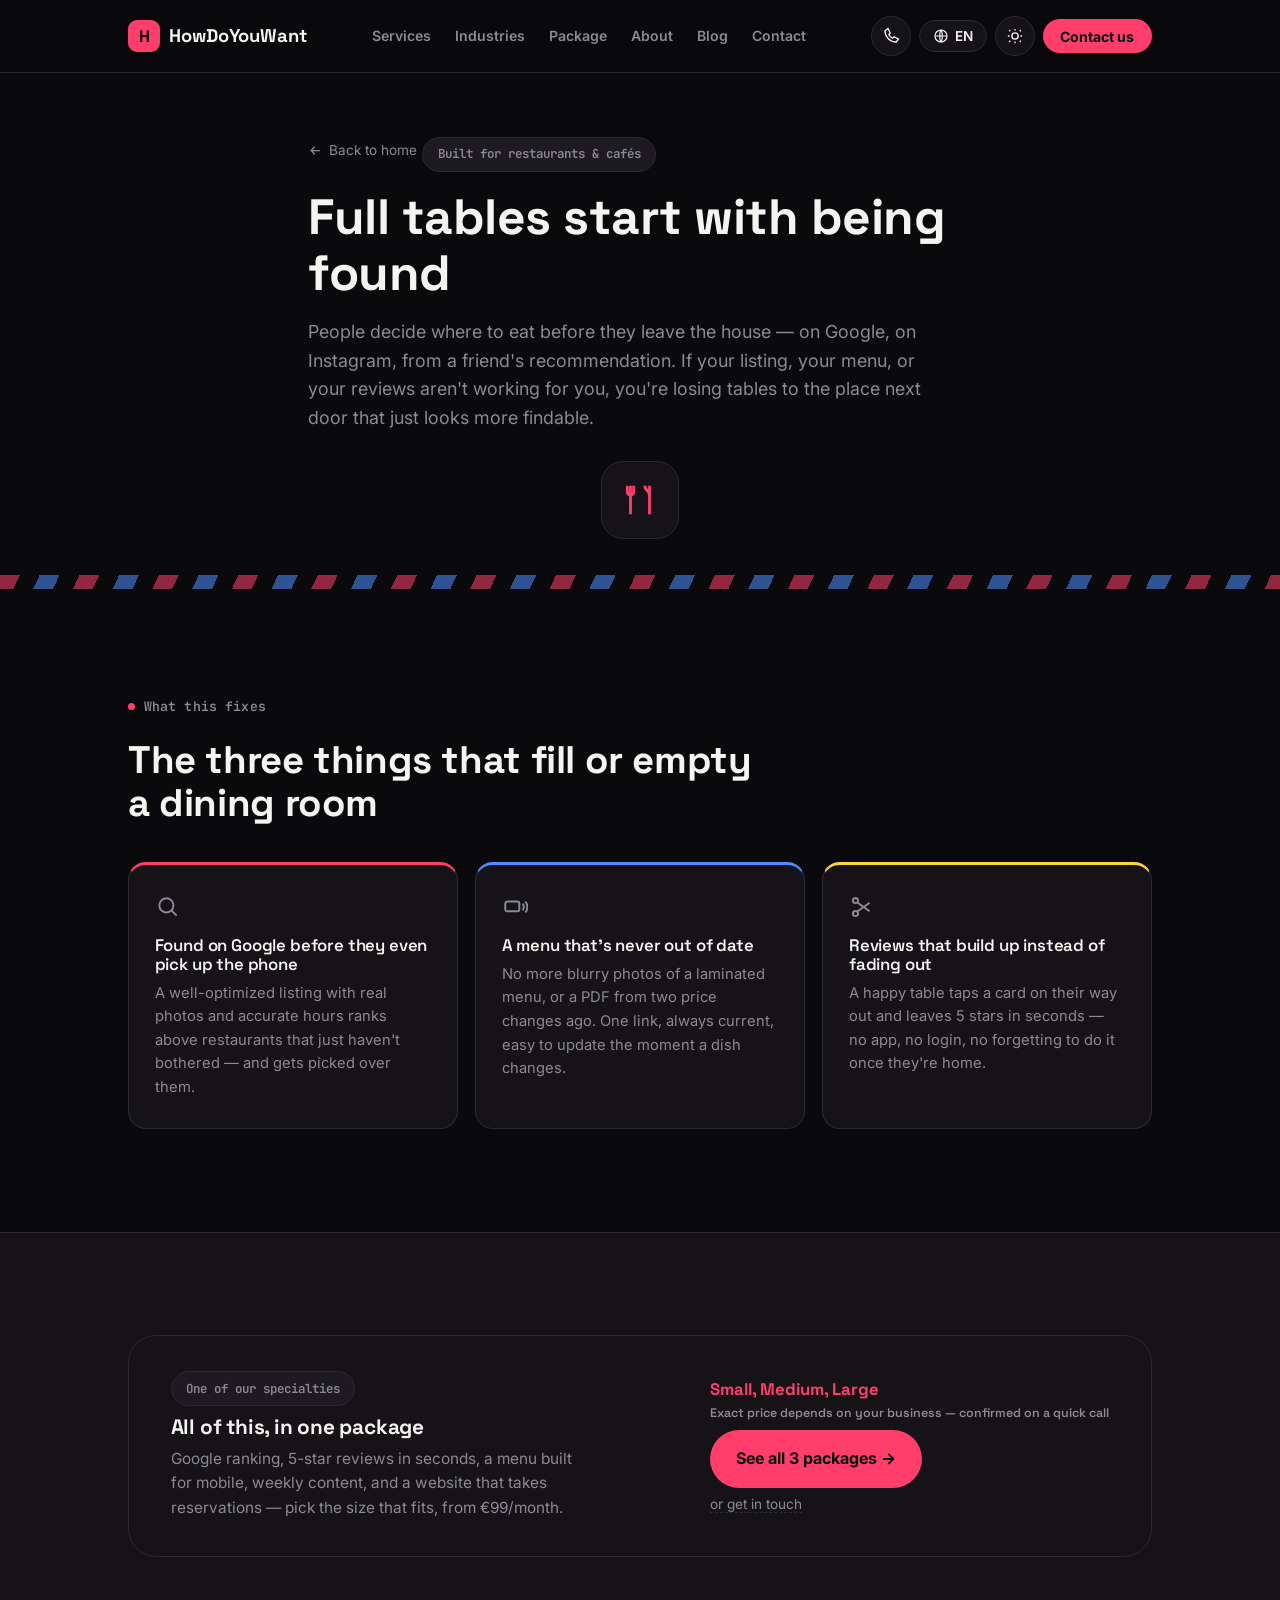
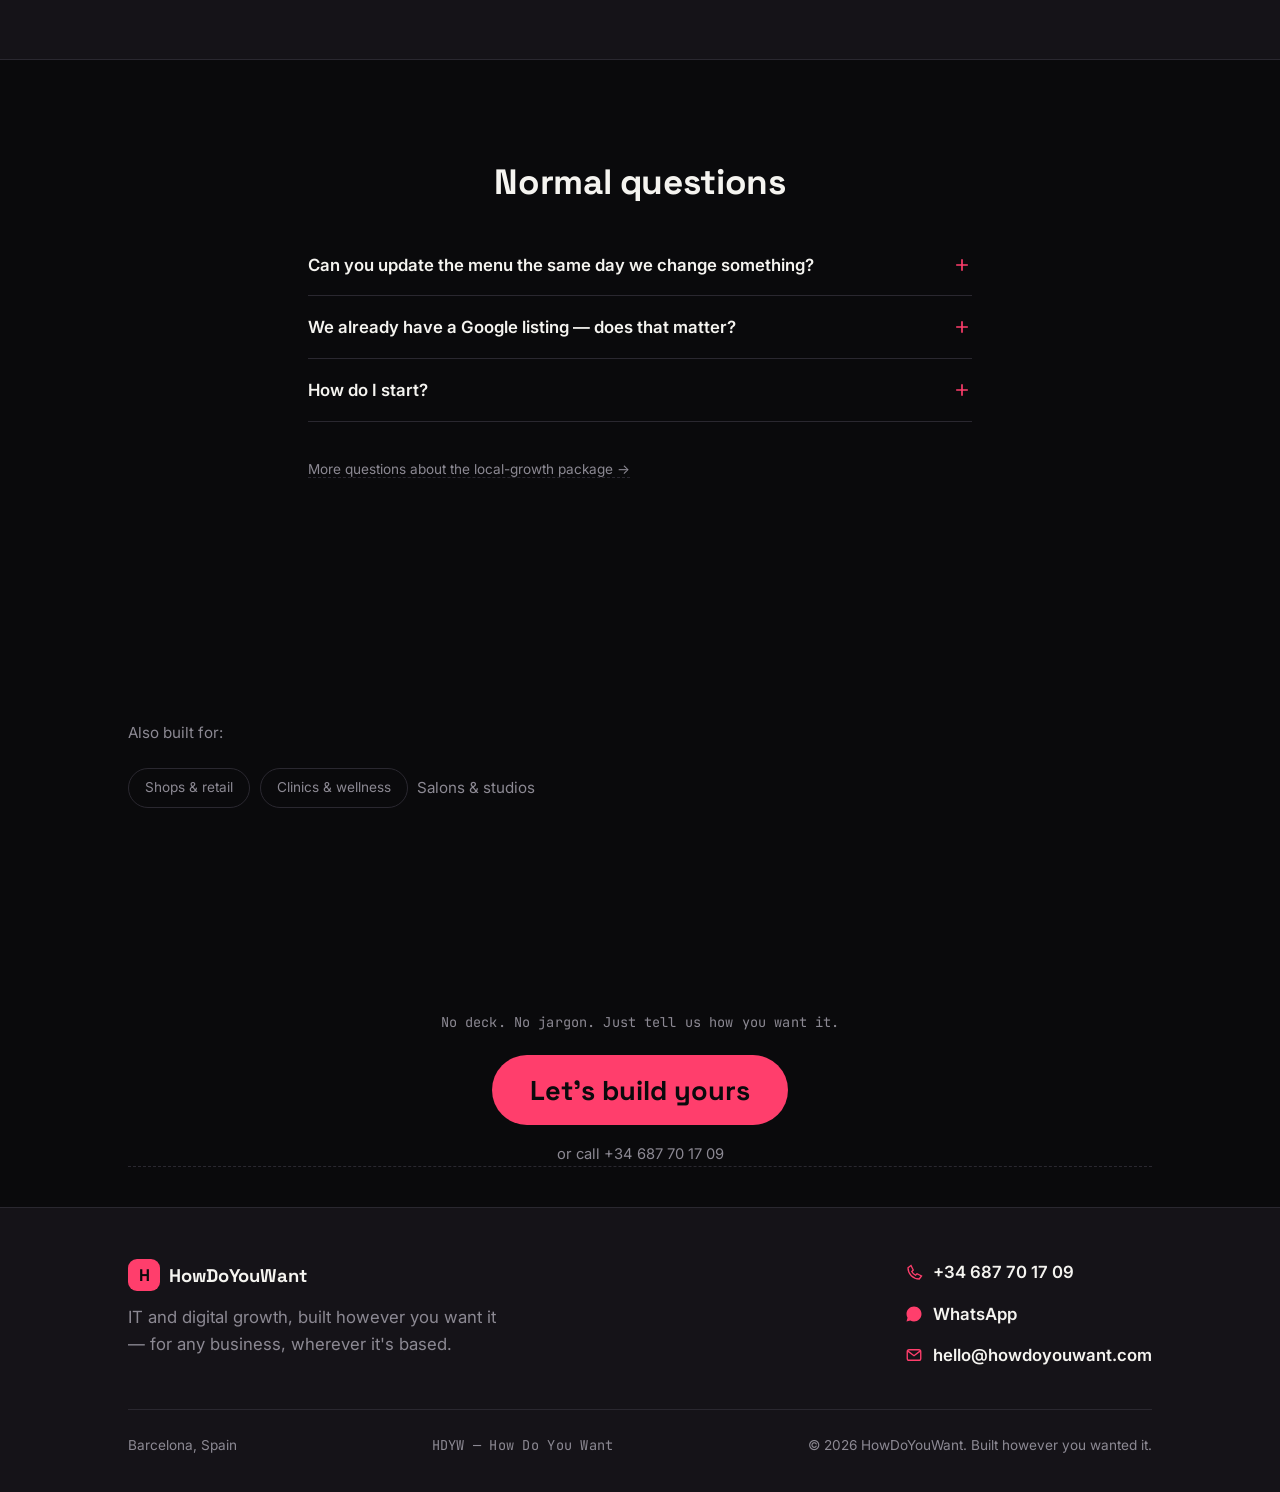
<file: industry-restaurants.html>
<!doctype html>
<html lang="en" dir="ltr" data-theme="dark" data-lang="en">
<head>
<meta charset="UTF-8">
<meta name="viewport" content="width=device-width, initial-scale=1, viewport-fit=cover">
<title>For Restaurants & Cafés — HowDoYouWant</title>
<meta name="description" content="Menus, orders, and reviews — sorted. A fixed-price digital growth package built for restaurants and cafés.">
<meta name="theme-color" content="#0A0A0C">
<link rel="icon" href="data:image/svg+xml,%3Csvg xmlns='http://www.w3.org/2000/svg' viewBox='0 0 64 64'%3E%3Crect width='64' height='64' rx='16' fill='%230A0A0C'/%3E%3Ccircle cx='30' cy='32' r='17' fill='%23FF3E6C'/%3E%3Ctext x='30' y='40' font-family='Arial, sans-serif' font-size='22' font-weight='700' fill='%230A0A0C' text-anchor='middle'%3EH%3C/text%3E%3C/svg%3E">
<link rel="preconnect" href="https://fonts.googleapis.com">
<link rel="preconnect" href="https://fonts.gstatic.com" crossorigin>
<link href="https://fonts.googleapis.com/css2?family=Space+Grotesk:wght@600;700&family=Inter:wght@400;500;600;700&family=JetBrains+Mono:wght@500;600;700&family=Cairo:wght@500;600;700&display=swap" rel="stylesheet">
<link rel="stylesheet" href="assets/style.css">
<link rel="canonical" href="https://howdoyouwant.com/industry-restaurants.html">
</head>
<body data-default-context="restaurants">

<header class="nav">
  <div class="nav-inner">
    <a href="index.html" class="brand"><span class="brand-mark">H</span>HowDoYouWant</a>
    <nav class="nav-links">
      <a href="index.html#services" data-i18n="nav_link_services">Services</a>
      <a href="index.html#industries" data-i18n="nav_link_industries">Industries</a>
      <a href="local-growth.html" data-i18n="nav_link_package">Package</a>
      <a href="about.html" data-i18n="nav_link_about">About</a>
      <a href="blog.html" data-i18n="nav_link_blog">Blog</a>
      <button data-contact-trigger data-i18n="nav_link_contact">Contact</button>
    </nav>
    <div class="nav-controls">
      <a class="icon-btn" href="tel:+34687701709" aria-label="Call us">
        <svg viewBox="0 0 24 24" fill="none" stroke="currentColor" stroke-width="1.8"><path d="M4 5c0 8.3 6.7 15 15 15l3-4-6-3-2 2a12 12 0 01-5-5l2-2-3-6-4 3Z"/></svg>
      </a>
      <div class="lang-switch">
        <button class="lang-trigger" id="langTrigger" aria-haspopup="true" aria-expanded="false" aria-label="Change language">
          <svg viewBox="0 0 24 24" fill="none" stroke="currentColor" stroke-width="1.8"><circle cx="12" cy="12" r="9"/><path d="M3 12h18M12 3c2.5 2.7 2.5 15.3 0 18M12 3c-2.5 2.7-2.5 15.3 0 18"/></svg>
          <span id="langCode">EN</span>
        </button>
        <div class="lang-menu" id="langMenu" role="menu">
          <button class="lang-option" role="menuitem" data-lang="en">English <span class="lang-code">EN</span></button>
          <button class="lang-option" role="menuitem" data-lang="es">Español <span class="lang-code">ES</span></button>
          <button class="lang-option" role="menuitem" data-lang="ca">Català <span class="lang-code">CA</span></button>
          <button class="lang-option" role="menuitem" data-lang="sv">Svenska <span class="lang-code">SV</span></button>
          <button class="lang-option" role="menuitem" data-lang="ar">العربية <span class="lang-code">AR</span></button>
        </div>
      </div>
      <button class="icon-btn" id="themeToggle" aria-label="Switch theme">
        <svg id="themeIcon" viewBox="0 0 24 24" fill="none" stroke="currentColor" stroke-width="1.8"><circle cx="12" cy="12" r="4.2"/><path d="M12 2.5v2.2M12 19.3v2.2M4.2 4.2l1.6 1.6M18.2 18.2l1.6 1.6M2.5 12h2.2M19.3 12h2.2M4.2 19.8l1.6-1.6M18.2 5.8l1.6-1.6"/></svg>
      </button>
      <button class="nav-cta" data-i18n="nav_cta" data-contact-trigger>Contact us</button>
    </div>
  </div>
</header>

<main id="top">

  <section class="page-hero">
    <div class="wrap">
      <a class="back-link" href="index.html">
        <svg viewBox="0 0 24 24" fill="none" stroke="currentColor" stroke-width="2"><path d="M19 12H5M11 6l-6 6 6 6"/></svg>
        <span data-i18n="back_to_home">Back to home</span>
      </a>
      <span class="chip" data-i18n="ind_kicker">Built for restaurants & cafés</span>
      <h1 data-i18n="ind_title">Full tables start with being found</h1>
      <p class="lead" data-i18n="ind_lead">People decide where to eat before they leave the house — on Google, on Instagram, from a friend's recommendation. If your listing, your menu, or your reviews aren't working for you, you're losing tables to the place next door that just looks more findable.</p>
      <div class="industry-hero-visual">
        <div class="industry-badge-icon">
          <svg viewBox="0 0 24 24" fill="none" stroke="currentColor" stroke-width="1.8"><path d="M6 3v6M4 3v4a2 2 0 004 0V3M6 9v12"/><path d="M18 3v18M15 3c0 3 3 3 3 6"/></svg>
        </div>
      </div>
    </div>
  </section>

  <div class="stripe-divider"></div>

  <section>
    <div class="wrap">
      <div class="section-head">
        <div class="eyebrow" data-i18n="benefits_eyebrow">What this fixes</div>
        <h2 data-i18n="benefits_title">The three things that fill or empty a dining room</h2>
      </div>
      <div class="benefit-grid">
        <div class="benefit-card">
          <svg viewBox="0 0 24 24" fill="none" stroke="currentColor" stroke-width="1.8"><circle cx="10.5" cy="10.5" r="6.5"/><path d="M20 20l-4.8-4.8"/></svg>
          <h3 data-i18n="benefit1_title">Found on Google before they even pick up the phone</h3>
          <p data-i18n="benefit1_body">A well-optimized listing with real photos and accurate hours ranks above restaurants that just haven't bothered — and gets picked over them.</p>
        </div>
        <div class="benefit-card">
          <svg viewBox="0 0 24 24" fill="none" stroke="currentColor" stroke-width="1.8"><rect x="3" y="7" width="13" height="9" rx="2"/><path d="M19 9c1.5 1.5 1.5 4.5 0 6M21.5 7c2.5 2.5 2.5 7.5 0 10"/></svg>
          <h3 data-i18n="benefit2_title">A menu that's never out of date</h3>
          <p data-i18n="benefit2_body">No more blurry photos of a laminated menu, or a PDF from two price changes ago. One link, always current, easy to update the moment a dish changes.</p>
        </div>
        <div class="benefit-card">
          <svg viewBox="0 0 24 24" fill="none" stroke="currentColor" stroke-width="1.8"><circle cx="6" cy="6" r="2.4"/><circle cx="6" cy="18" r="2.4"/><path d="M8 8l11 8M8 16l11-8"/></svg>
          <h3 data-i18n="benefit3_title">Reviews that build up instead of fading out</h3>
          <p data-i18n="benefit3_body">A happy table taps a card on their way out and leaves 5 stars in seconds — no app, no login, no forgetting to do it once they're home.</p>
        </div>
      </div>
    </div>
  </section>

  <section style="background:var(--surface); border-top:1px solid var(--line); border-bottom:1px solid var(--line);">
    <div class="wrap">
      <div class="teaser-card">
        <div class="teaser-text">
          <span class="chip" data-i18n="package_kicker" style="margin-bottom:.6rem;">One of our specialties</span>
          <h3 data-i18n="package_title">All of this, in one package</h3>
          <p data-i18n="teaser_body_ind">Google ranking, 5-star reviews in seconds, a menu built for mobile, weekly content, and a website that takes reservations — pick the size that fits, from €99/month.</p>
        </div>
        <div class="teaser-actions">
          <span class="teaser-price" style="display:block; font-size:1.05rem; line-height:1.3;">
            <span data-i18n="price_display_title">Small, Medium, Large</span><br>
            <span data-i18n="price_display_sub" style="color:var(--text-muted); font-weight:600; font-size:.78rem;">Exact price depends on your business — confirmed on a quick call</span>
          </span>
          <a class="btn-primary" href="local-growth.html" data-i18n="teaser_cta">See all 3 packages →</a>
          <button class="teaser-link" data-contact-trigger data-contact-context="restaurants" data-i18n="cta_whatsapp">or get in touch</button>
        </div>
      </div>
    </div>
  </section>

  <section id="faq">
    <div class="wrap faq">
      <h2 data-i18n="faq_title">Normal questions</h2>
      <div class="faq-item" data-open="false">
        <button class="faq-q"><span data-i18n="ifaq_q1">Can you update the menu the same day we change something?</span>
          <svg viewBox="0 0 24 24" fill="none" stroke="currentColor" stroke-width="2"><path d="M12 5v14M5 12h14"/></svg>
        </button>
        <div class="faq-a"><p data-i18n="ifaq_a1">Yes — send us a photo of the new dish or price and it's live the same day. No waiting on a designer.</p></div>
      </div>
      <div class="faq-item" data-open="false">
        <button class="faq-q"><span data-i18n="ifaq_q2">We already have a Google listing — does that matter?</span>
          <svg viewBox="0 0 24 24" fill="none" stroke="currentColor" stroke-width="2"><path d="M12 5v14M5 12h14"/></svg>
        </button>
        <div class="faq-a"><p data-i18n="ifaq_a2">Most restaurants do, and most of them are half-finished — missing photos, wrong hours, no recent posts. We take over and fix what's there.</p></div>
      </div>
      <div class="faq-item" data-open="false">
        <button class="faq-q"><span data-i18n="faq_q4">How do I start?</span>
          <svg viewBox="0 0 24 24" fill="none" stroke="currentColor" stroke-width="2"><path d="M12 5v14M5 12h14"/></svg>
        </button>
        <div class="faq-a"><p data-i18n="faq_a4">Message us on WhatsApp or email and we'll talk, no commitment.</p></div>
      </div>
      <p class="section-note"><a class="teaser-link" href="local-growth.html#faq" data-i18n="faq_more_link">More questions about the local-growth package →</a></p>
    </div>
  </section>

  <section>
    <div class="wrap">
      <div class="section-note">
        <span data-i18n="related_label">Also built for:</span>
        <div class="related-industries">
          <a href="industry-retail.html" data-i18n="ind2_name">Shops & retail</a>
          <a href="industry-clinics.html" data-i18n="ind3_name">Clinics & wellness</a>
          <button data-contact-trigger data-contact-context="salons" data-i18n="ind4_name">Salons & studios</button>
        </div>
      </div>
    </div>
  </section>

  <section class="final-cta">
    <div class="wrap">
      <p class="final-cta-tag" data-i18n="final_cta_tag">No deck. No jargon. Just tell us how you want it.</p>
      <button class="btn-final" data-contact-trigger data-i18n="final_cta">Let's build yours</button>
      <a class="final-cta-secondary" href="tel:+34687701709" data-i18n="final_cta_secondary">or call +34 687 70 17 09</a>
    </div>
  </section>

</main>

<footer>
  <div class="wrap">
    <div class="footer-grid">
      <div>
        <a href="index.html" class="brand"><span class="brand-mark">H</span>HowDoYouWant</a>
        <p class="footer-tagline" data-i18n="footer_tagline">IT and digital growth, built however you want it — for any business, wherever it's based.</p>
      </div>
      <div class="footer-contact">
        <a href="tel:+34687701709">
          <svg viewBox="0 0 24 24" fill="none" stroke="currentColor" stroke-width="1.8"><path d="M4 5c0 8.3 6.7 15 15 15l3-4-6-3-2 2a12 12 0 01-5-5l2-2-3-6-4 3Z"/></svg>
          +34 687 70 17 09
        </a>
        <a href="https://wa.me/34687701709" target="_blank" rel="noopener" data-contact-prefill>
          <svg viewBox="0 0 24 24" fill="currentColor"><path d="M12 2C6.48 2 2 6.48 2 12c0 1.85.5 3.58 1.36 5.07L2 22l5.06-1.32A9.94 9.94 0 0 0 12 22c5.52 0 10-4.48 10-10S17.52 2 12 2Z"/></svg>
          WhatsApp
        </a>
        <a href="mailto:hello@howdoyouwant.com" data-contact-prefill>
          <svg viewBox="0 0 24 24" fill="none" stroke="currentColor" stroke-width="1.8"><rect x="3" y="5" width="18" height="14" rx="2.5"/><path d="M3.5 6.5L12 13l8.5-6.5"/></svg>
          hello@howdoyouwant.com
        </a>
      </div>
    </div>
    <div class="footer-bottom">
      <span data-i18n="footer_location">Barcelona, Spain</span>
      <span class="footer-signoff">HDYW — How Do You Want</span>
      <span data-i18n="footer_rights">© 2026 HowDoYouWant. Built however you wanted it.</span>
    </div>
  </div>
</footer>

<button class="wa-float" id="waFloat" data-contact-trigger data-i18n-aria-label="aria_contact" aria-label="Contact us">
  <svg viewBox="0 0 24 24" fill="none" stroke="currentColor" stroke-width="1.8"><path d="M4 12c0-4.4 3.6-8 8-8s8 3.6 8 8-3.6 8-8 8c-1.1 0-2.1-.2-3-.6L4 21l1.6-4.8C4.6 15 4 13.6 4 12Z"/><circle cx="8.5" cy="12" r=".9" fill="currentColor" stroke="none"/><circle cx="12" cy="12" r=".9" fill="currentColor" stroke="none"/><circle cx="15.5" cy="12" r=".9" fill="currentColor" stroke="none"/></svg>
</button>

<div class="contact-backdrop" id="contactBackdrop">
  <div class="contact-modal" role="dialog" aria-modal="true">
    <button class="contact-modal-close" id="contactClose" aria-label="Close">&times;</button>
    <h3 data-i18n="contact_modal_title">How do you want to reach us?</h3>
    <div class="contact-options">
      <a class="contact-option" id="contactWhatsapp" target="_blank" rel="noopener">
        <svg viewBox="0 0 24 24" fill="currentColor"><path d="M12 2C6.48 2 2 6.48 2 12c0 1.85.5 3.58 1.36 5.07L2 22l5.06-1.32A9.94 9.94 0 0 0 12 22c5.52 0 10-4.48 10-10S17.52 2 12 2Zm0 18c-1.6 0-3.1-.43-4.4-1.19l-.31-.18-3 .78.8-2.93-.2-.3A7.94 7.94 0 0 1 4 12c0-4.41 3.59-8 8-8s8 3.59 8 8-3.59 8-8 8Z"/></svg>
        <span data-i18n="contact_opt_whatsapp">WhatsApp</span>
      </a>
      <a class="contact-option" id="contactCall" href="tel:+34687701709">
        <svg viewBox="0 0 24 24" fill="none" stroke="currentColor" stroke-width="1.8"><path d="M4 5c0 8.3 6.7 15 15 15l3-4-6-3-2 2a12 12 0 01-5-5l2-2-3-6-4 3Z"/></svg>
        <span data-i18n="contact_opt_call">Call</span>
      </a>
      <a class="contact-option" id="contactEmail">
        <svg viewBox="0 0 24 24" fill="none" stroke="currentColor" stroke-width="1.8"><rect x="3" y="5" width="18" height="14" rx="2.5"/><path d="M3.5 6.5L12 13l8.5-6.5"/></svg>
        <span data-i18n="contact_opt_email">Email</span>
      </a>
    </div>
  </div>
</div>

<script>
window.HDYW_I18N = {
  en: {
    nav_link_services:"Services", nav_link_industries:"Industries", nav_link_package:"Package", nav_link_contact:"Contact",
    nav_link_about:"About", nav_link_blog:"Blog",
    nav_cta:"Contact us", aria_lang:"Change language", aria_theme:"Switch theme",
    contact_modal_title:"How do you want to reach us?", contact_opt_whatsapp:"WhatsApp", contact_opt_call:"Call", contact_opt_email:"Email", contact_email_subject:"How do you want it?", aria_contact:"Contact us",
    back_to_home:"Back to home",
    ind_kicker:"Built for restaurants & cafés",
    ind_title:"Full tables start with being found",
    ind_lead:"People decide where to eat before they leave the house — on Google, on Instagram, from a friend's recommendation. If your listing, your menu, or your reviews aren't working for you, you're losing tables to the place next door that just looks more findable.",
    benefits_eyebrow:"What this fixes", benefits_title:"The three things that fill or empty a dining room",
    benefit1_title:"Found on Google before they even pick up the phone", benefit1_body:"A well-optimized listing with real photos and accurate hours ranks above restaurants that just haven't bothered — and gets picked over them.",
    benefit2_title:"A menu that's never out of date", benefit2_body:"No more blurry photos of a laminated menu, or a PDF from two price changes ago. One link, always current, easy to update the moment a dish changes.",
    benefit3_title:"Reviews that build up instead of fading out", benefit3_body:"A happy table taps a card on their way out and leaves 5 stars in seconds — no app, no login, no forgetting to do it once they're home.",
    package_kicker:"One of our specialties", package_title:"All of this, in one package", package_price_suffix:"/month",
    price_display_title:"Small, Medium, Large", price_display_sub:"Exact price depends on your business — confirmed on a quick call",
    teaser_body_ind:"Google ranking, 5-star reviews in seconds, a menu built for mobile, weekly content, and a website that takes reservations — pick the size that fits, from €99/month.",
    teaser_cta:"See all 3 packages →", cta_whatsapp:"or get in touch",
    faq_title:"Normal questions",
    ifaq_q1:"Can you update the menu the same day we change something?", ifaq_a1:"Yes — send us a photo of the new dish or price and it's live the same day. No waiting on a designer.",
    ifaq_q2:"We already have a Google listing — does that matter?", ifaq_a2:"Most restaurants do, and most of them are half-finished — missing photos, wrong hours, no recent posts. We take over and fix what's there.",
    faq_q4:"How do I start?", faq_a4:"Message us on WhatsApp or email and we'll talk, no commitment.",
    faq_more_link:"More questions about the local-growth package →",
    related_label:"Also built for:",
    ind2_name:"Shops & retail", ind3_name:"Clinics & wellness", ind4_name:"Salons & studios",
    final_cta_tag:"No deck. No jargon. Just tell us how you want it.", final_cta:"Let's build yours", final_cta_secondary:"or call +34 687 70 17 09",
    footer_tagline:"IT and digital growth, built however you want it — for any business, wherever it's based.",
    footer_location:"Barcelona, Spain", footer_rights:"© 2026 HowDoYouWant. Built however you wanted it."
  },
  es: {
    nav_link_services:"Servicios", nav_link_industries:"Sectores", nav_link_package:"Paquete", nav_link_contact:"Contacto",
    nav_link_about:"Nosotros", nav_link_blog:"Blog",
    nav_cta:"Hablemos", aria_lang:"Cambiar idioma", aria_theme:"Cambiar tema",
    contact_modal_title:"¿Cómo quieres contactarnos?", contact_opt_whatsapp:"WhatsApp", contact_opt_call:"Llamar", contact_opt_email:"Correo", contact_email_subject:"¿Cómo lo quieres?", aria_contact:"Contáctanos",
    back_to_home:"Volver al inicio",
    ind_kicker:"Pensado para restaurantes y cafés",
    ind_title:"Las mesas llenas empiezan porque te encuentran",
    ind_lead:"La gente decide dónde comer antes de salir de casa: en Google, en Instagram, por la recomendación de un amigo. Si tu ficha, tu menú o tus reseñas no funcionan, estás perdiendo mesas frente al local de al lado que simplemente se deja encontrar mejor.",
    benefits_eyebrow:"Qué solucionamos", benefits_title:"Las tres cosas que llenan o vacían un comedor",
    benefit1_title:"Te encuentran en Google antes incluso de coger el teléfono", benefit1_body:"Una ficha bien optimizada, con fotos reales y horarios correctos, se posiciona por encima de restaurantes que no se han molestado, y te eligen a ti.",
    benefit2_title:"Un menú que nunca está desactualizado", benefit2_body:"Se acabaron las fotos borrosas de la carta plastificada o el PDF de dos subidas de precio atrás. Un solo enlace, siempre actualizado, fácil de cambiar en el momento.",
    benefit3_title:"Reseñas que se acumulan en vez de desaparecer", benefit3_body:"Una mesa contenta acerca el móvil a una tarjeta al salir y deja 5 estrellas en segundos: sin apps, sin iniciar sesión, sin olvidarse al llegar a casa.",
    package_kicker:"Una de nuestras especialidades", package_title:"Todo esto, en un solo paquete", package_price_suffix:"/mes",
    price_display_title:"Small, Medium, Large", price_display_sub:"El precio exacto depende de tu negocio — se confirma en una llamada rápida",
    teaser_body_ind:"Posicionamiento en Google, reseñas de 5 estrellas en segundos, un menú pensado para el móvil, contenido semanal y una web que recibe reservas: elige el tamaño que encaje, desde 99 €/mes.",
    teaser_cta:"Ver los 3 paquetes →", cta_whatsapp:"o contáctanos",
    faq_title:"Preguntas normales",
    ifaq_q1:"¿Podéis actualizar el menú el mismo día que cambiamos algo?", ifaq_a1:"Sí. Nos mandas una foto del plato nuevo o el precio y ese mismo día está publicado. Sin esperar a ningún diseñador.",
    ifaq_q2:"Ya tenemos ficha de Google, ¿eso importa?", ifaq_a2:"La mayoría de restaurantes la tienen, y la mayoría está a medias: sin fotos, con horarios mal puestos, sin publicaciones recientes. Nos hacemos cargo y la arreglamos.",
    faq_q4:"¿Cómo empiezo?", faq_a4:"Escríbenos por WhatsApp o correo y hablamos sin compromiso.",
    faq_more_link:"Más preguntas sobre el paquete de crecimiento local →",
    related_label:"También pensado para:",
    ind2_name:"Tiendas y retail", ind3_name:"Clínicas y bienestar", ind4_name:"Peluquerías y estudios",
    final_cta_tag:"Sin powerpoint. Sin tecnicismos. Solo dinos cómo lo quieres.", final_cta:"Construyamos el tuyo", final_cta_secondary:"o llama al +34 687 70 17 09",
    footer_tagline:"IT y crecimiento digital, a tu manera, para cualquier negocio, esté donde esté.",
    footer_location:"Barcelona, España", footer_rights:"© 2026 HowDoYouWant. Construido como tú lo quisiste."
  },
  ca: {
    nav_link_services:"Serveis", nav_link_industries:"Sectors", nav_link_package:"Paquet", nav_link_contact:"Contacte",
    nav_link_about:"Nosaltres", nav_link_blog:"Blog",
    nav_cta:"Parlem-ne", aria_lang:"Canviar idioma", aria_theme:"Canviar tema",
    contact_modal_title:"Com vols contactar-nos?", contact_opt_whatsapp:"WhatsApp", contact_opt_call:"Trucar", contact_opt_email:"Correu", contact_email_subject:"Com ho vols?", aria_contact:"Contacta'ns",
    back_to_home:"Tornar a l'inici",
    ind_kicker:"Pensat per a restaurants i cafès",
    ind_title:"Les taules plenes comencen perquè et troben",
    ind_lead:"La gent decideix on menjar abans de sortir de casa: a Google, a Instagram, per la recomanació d'un amic. Si la teva fitxa, el teu menú o les teves ressenyes no funcionen, estàs perdent taules davant el local del costat que simplement es deixa trobar millor.",
    benefits_eyebrow:"Què solucionem", benefits_title:"Les tres coses que omplen o buiden un menjador",
    benefit1_title:"Et troben a Google abans fins i tot d'agafar el telèfon", benefit1_body:"Una fitxa ben optimitzada, amb fotos reals i horaris correctes, es posiciona per sobre de restaurants que no s'han molestat, i et trien a tu.",
    benefit2_title:"Un menú que mai està desactualitzat", benefit2_body:"Prou de fotos borroses de la carta plastificada o el PDF de dues pujades de preu enrere. Un sol enllaç, sempre actualitzat, fàcil de canviar al moment.",
    benefit3_title:"Ressenyes que s'acumulen en lloc de desaparèixer", benefit3_body:"Una taula contenta acosta el mòbil a una targeta en sortir i deixa 5 estrelles en segons: sense apps, sense iniciar sessió, sense oblidar-se en arribar a casa.",
    package_kicker:"Una de les nostres especialitats", package_title:"Tot això, en un sol paquet", package_price_suffix:"/mes",
    price_display_title:"Small, Medium, Large", price_display_sub:"El preu exacte depèn del teu negoci — es confirma en una trucada ràpida",
    teaser_body_ind:"Posicionament a Google, ressenyes de 5 estrelles en segons, un menú pensat per al mòbil, contingut setmanal i una web que rep reserves: tria la mida que encaixi, des de 99 €/mes.",
    teaser_cta:"Veure els 3 paquets →", cta_whatsapp:"o contacta'ns",
    faq_title:"Preguntes normals",
    ifaq_q1:"Podeu actualitzar el menú el mateix dia que canviem alguna cosa?", ifaq_a1:"Sí. Nombreu envieu una foto del plat nou o el preu i aquell mateix dia està publicat. Sense esperar cap dissenyador.",
    ifaq_q2:"Ja tenim fitxa de Google, això importa?", ifaq_a2:"La majoria de restaurants la tenen, i la majoria està a mig fer: sense fotos, amb horaris mal posats, sense publicacions recents. Ens en fem càrrec i l'arreglem.",
    faq_q4:"Com començo?", faq_a4:"Escriu-nos per WhatsApp o correu i parlem sense compromís.",
    faq_more_link:"Més preguntes sobre el paquet de creixement local →",
    related_label:"També pensat per a:",
    ind2_name:"Botigues i retail", ind3_name:"Clíniques i benestar", ind4_name:"Perruqueries i estudis",
    final_cta_tag:"Sense powerpoint. Sense tecnicismes. Només digues-nos com ho vols.", final_cta:"Construïm el teu", final_cta_secondary:"o truca al +34 687 70 17 09",
    footer_tagline:"IT i creixement digital, a la teva manera, per a qualsevol negoci, sigui on sigui.",
    footer_location:"Barcelona, Espanya", footer_rights:"© 2026 HowDoYouWant. Construït com tu volies."
  },
  sv: {
    nav_link_services:"Tjänster", nav_link_industries:"Branscher", nav_link_package:"Paket", nav_link_contact:"Kontakt",
    nav_link_about:"Om oss", nav_link_blog:"Blogg",
    nav_cta:"Kontakta oss", aria_lang:"Byt språk", aria_theme:"Byt tema",
    contact_modal_title:"Hur vill ni nå oss?", contact_opt_whatsapp:"WhatsApp", contact_opt_call:"Ring", contact_opt_email:"Mejl", contact_email_subject:"Hur vill du ha det?", aria_contact:"Kontakta oss",
    back_to_home:"Tillbaka till startsidan",
    ind_kicker:"Byggt för restauranger & caféer",
    ind_title:"Fulla bord börjar med att bli hittad",
    ind_lead:"Folk bestämmer var de ska äta innan de ens lämnar hemmet — på Google, på Instagram, via en väns rekommendation. Om er profil, er meny eller era recensioner inte fungerar för er, förlorar ni bord till stället bredvid som helt enkelt syns bättre.",
    benefits_eyebrow:"Vad det här löser", benefits_title:"De tre sakerna som fyller eller tömmer en matsal",
    benefit1_title:"Hittad på Google innan de ens lyfter telefonen", benefit1_body:"En välskött profil med riktiga foton och rätt öppettider rankas högre än restauranger som inte brytt sig — och blir vald istället för dem.",
    benefit2_title:"En meny som aldrig är inaktuell", benefit2_body:"Inga fler suddiga foton av den laminerade menyn eller en PDF från två prisändringar sedan. En länk, alltid aktuell, enkel att ändra direkt.",
    benefit3_title:"Recensioner som byggs upp istället för att försvinna", benefit3_body:"Ett nöjt bord håller mobilen mot ett kort på väg ut och lämnar 5 stjärnor på några sekunder — ingen app, ingen inloggning, ingen glömska väl hemma.",
    package_kicker:"En av våra specialiteter", package_title:"Allt detta, i ett paket", package_price_suffix:"/månad",
    price_display_title:"Small, Medium, Large", price_display_sub:"Exakt pris beror på ert företag — bekräftas i ett snabbt samtal",
    teaser_body_ind:"Google-ranking, femstjärniga recensioner på några sekunder, en meny byggd för mobilen, nytt innehåll varje vecka och en webbplats som tar emot bordsbokningar — välj den storlek som passar, från 99 €/månad.",
    teaser_cta:"Se alla 3 paket →", cta_whatsapp:"eller kontakta oss",
    faq_title:"Vanliga frågor",
    ifaq_q1:"Kan ni uppdatera menyn samma dag vi ändrar något?", ifaq_a1:"Ja — skicka ett foto på den nya rätten eller priset så är det live samma dag. Ingen väntan på en designer.",
    ifaq_q2:"Vi har redan en Google-profil — spelar det roll?", ifaq_a2:"De flesta restauranger har det, och de flesta är halvfärdiga — saknar foton, fel öppettider, inga nya inlägg. Vi tar över och fixar det som finns.",
    faq_q4:"Hur börjar jag?", faq_a4:"Skriv till oss på WhatsApp eller mejl, så pratar vi utan förpliktelser.",
    faq_more_link:"Fler frågor om paketet för lokal tillväxt →",
    related_label:"Byggt även för:",
    ind2_name:"Butiker & retail", ind3_name:"Kliniker & hälsa", ind4_name:"Salonger & studios",
    final_cta_tag:"Ingen presentation. Ingen jargong. Berätta bara hur ni vill ha det.", final_cta:"Låt oss bygga ert", final_cta_secondary:"eller ring +34 687 70 17 09",
    footer_tagline:"IT och digital tillväxt, precis som ni vill ha det — för alla typer av företag, var det än ligger.",
    footer_location:"Barcelona, Spanien", footer_rights:"© 2026 HowDoYouWant. Byggt precis som ni ville."
  },
  ar: {
    nav_link_services:"خدماتنا", nav_link_industries:"القطاعات", nav_link_package:"الباقة", nav_link_contact:"تواصل",
    nav_link_about:"من نحن", nav_link_blog:"المدونة",
    nav_cta:"لنتحدث", aria_lang:"تغيير اللغة", aria_theme:"تبديل المظهر",
    contact_modal_title:"كيف تريد التواصل معنا؟", contact_opt_whatsapp:"WhatsApp", contact_opt_call:"اتصال", contact_opt_email:"بريد إلكتروني", contact_email_subject:"كيف تريده؟", aria_contact:"تواصل معنا",
    back_to_home:"العودة إلى الصفحة الرئيسية",
    ind_kicker:"مصمم للمطاعم والمقاهي",
    ind_title:"الطاولات الممتلئة تبدأ بأن يجدوك",
    ind_lead:"يقرر الناس أين سيأكلون قبل أن يغادروا المنزل — عبر جوجل، أو إنستغرام، أو توصية من صديق. إن لم يكن ملفك أو قائمتك أو تقييماتك تعمل لصالحك، فأنت تخسر طاولات لصالح المكان المجاور الذي يظهر ببساطة بشكل أفضل.",
    benefits_eyebrow:"ما الذي نحلّه", benefits_title:"الأمور الثلاثة التي تملأ صالة الطعام أو تفرغها",
    benefit1_title:"يجدونك في جوجل حتى قبل أن يرفعوا الهاتف", benefit1_body:"ملف مُحسَّن جيدًا بصور حقيقية وساعات عمل دقيقة يظهر قبل مطاعم لم تهتم بذلك — ويُختار بدلًا منها.",
    benefit2_title:"قائمة لا تصبح قديمة أبدًا", benefit2_body:"لا مزيد من الصور الضبابية للقائمة المطبوعة أو ملف PDF من تغيير سعر سابق. رابط واحد، محدّث دائمًا، سهل التعديل فور تغيير أي طبق.",
    benefit3_title:"تقييمات تتراكم بدلًا من أن تتلاشى", benefit3_body:"طاولة راضية تقرّب الهاتف من بطاقة عند الخروج وتترك 5 نجوم خلال ثوانٍ — بلا تطبيق، بلا تسجيل دخول، وبلا نسيان بعد الوصول للمنزل.",
    package_kicker:"إحدى تخصصاتنا", package_title:"كل هذا، في باقة واحدة", package_price_suffix:"/شهريًا",
    price_display_title:"Small, Medium, Large", price_display_sub:"السعر النهائي يعتمد على نشاطك — يُؤكَّد في مكالمة سريعة",
    teaser_body_ind:"ترتيب أفضل في جوجل، تقييمات 5 نجوم خلال ثوانٍ، قائمة مصممة للجوال، محتوى أسبوعي، وموقع يستقبل الحجوزات — اختر الحجم المناسب، بدءًا من 99 € شهريًا.",
    teaser_cta:"شاهد الباقات الثلاث ←", cta_whatsapp:"أو تواصل معنا",
    faq_title:"أسئلة شائعة",
    ifaq_q1:"هل يمكنكم تحديث القائمة في نفس يوم تغييرنا لشيء ما؟", ifaq_a1:"نعم — أرسل لنا صورة للطبق الجديد أو السعر وستكون منشورة في نفس اليوم. دون انتظار مصمم.",
    ifaq_q2:"لدينا بالفعل ملف على جوجل — هل هذا مهم؟", ifaq_a2:"معظم المطاعم لديها ذلك، ومعظمها غير مكتمل — بلا صور، بساعات عمل خاطئة، بلا منشورات حديثة. نتولى الأمر ونُصلح ما هو موجود.",
    faq_q4:"كيف أبدأ؟", faq_a4:"راسلنا على واتساب أو عبر البريد الإلكتروني، ولنتحدث دون أي التزام.",
    faq_more_link:"المزيد من الأسئلة حول باقة النمو المحلي ←",
    related_label:"مصمم أيضًا لـ:",
    ind2_name:"المتاجر والتجزئة", ind3_name:"العيادات والعافية", ind4_name:"الصالونات والاستوديوهات",
    final_cta_tag:"بدون عرض تقديمي. بدون مصطلحات معقّدة. فقط أخبرنا كيف تريده.", final_cta:"لنبنِ نشاطك الآن", final_cta_secondary:"أو اتصل على +34 687 70 17 09",
    footer_tagline:"خدمات تقنية ونمو رقمي، بالطريقة التي تريدها، لأي نشاط تجاري وأينما كان.",
    footer_location:"برشلونة، إسبانيا", footer_rights:"© 2026 HowDoYouWant. بُني بالطريقة التي أردتها."
  }
};
window.HDYW_CONTACT = {
  restaurants: {
    en:"Hi! I run a restaurant or café and I'd like to see how HowDoYouWant can help.",
    es:"¡Hola! Tengo un restaurante o café y me gustaría ver cómo podéis ayudarme.",
    ca:"Hola! Tinc un restaurant o cafè i m'agradaria veure com em podeu ajudar.",
    sv:"Hej! Jag driver en restaurang eller ett café och vill se hur ni kan hjälpa mig.",
    ar:"مرحبًا! أدير مطعمًا أو مقهى وأود أن أرى كيف يمكنكم مساعدتي.",
  },
  salons: {
    en:"Hi! I run a salon or studio and I'd like to see how HowDoYouWant can help.",
    es:"¡Hola! Tengo una peluquería o estudio y me gustaría ver cómo podéis ayudarme.",
    ca:"Hola! Tinc una perruqueria o estudi i m'agradaria veure com em podeu ajudar.",
    sv:"Hej! Jag driver en salong eller studio och vill se hur ni kan hjälpa mig.",
    ar:"مرحبًا! أدير صالونًا أو استوديو وأود أن أرى كيف يمكنكم مساعدتي.",
  }
};
</script>
<script src="assets/main.js"></script>
</body>
</html>
</file>
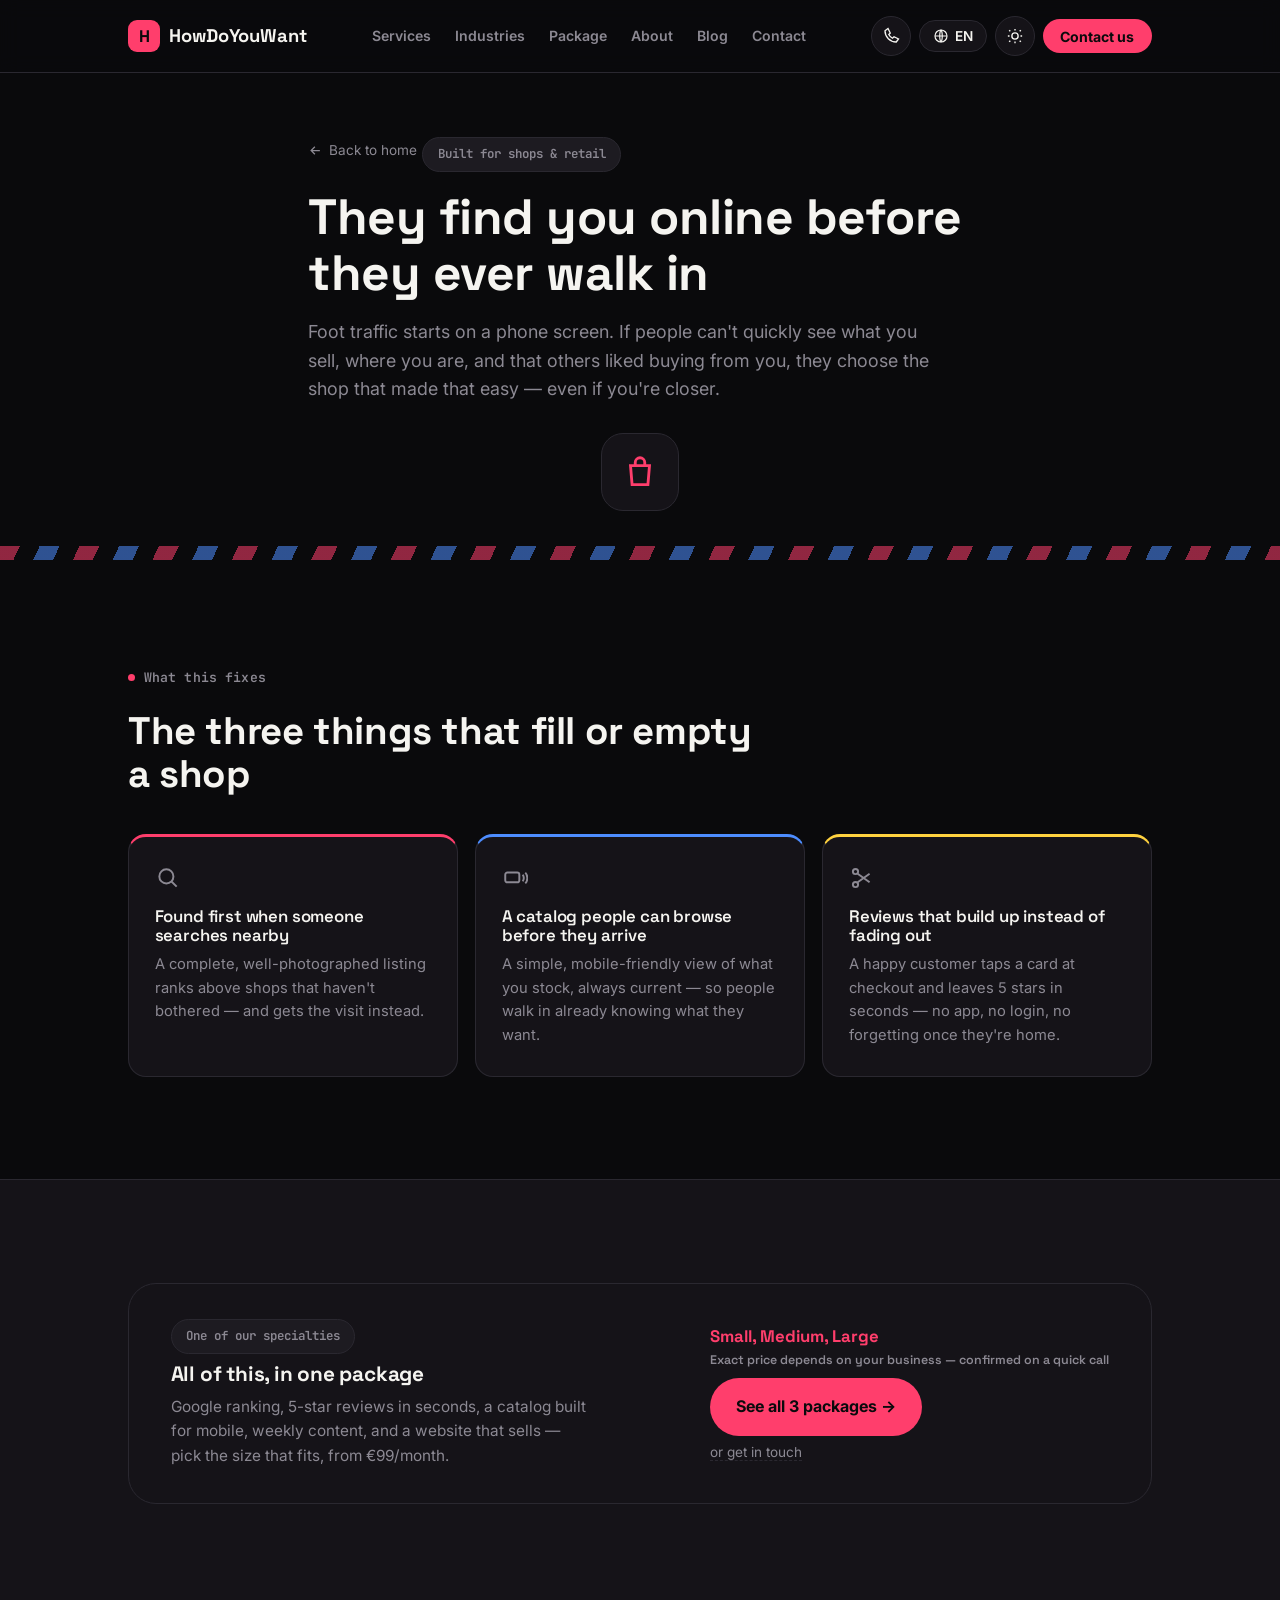
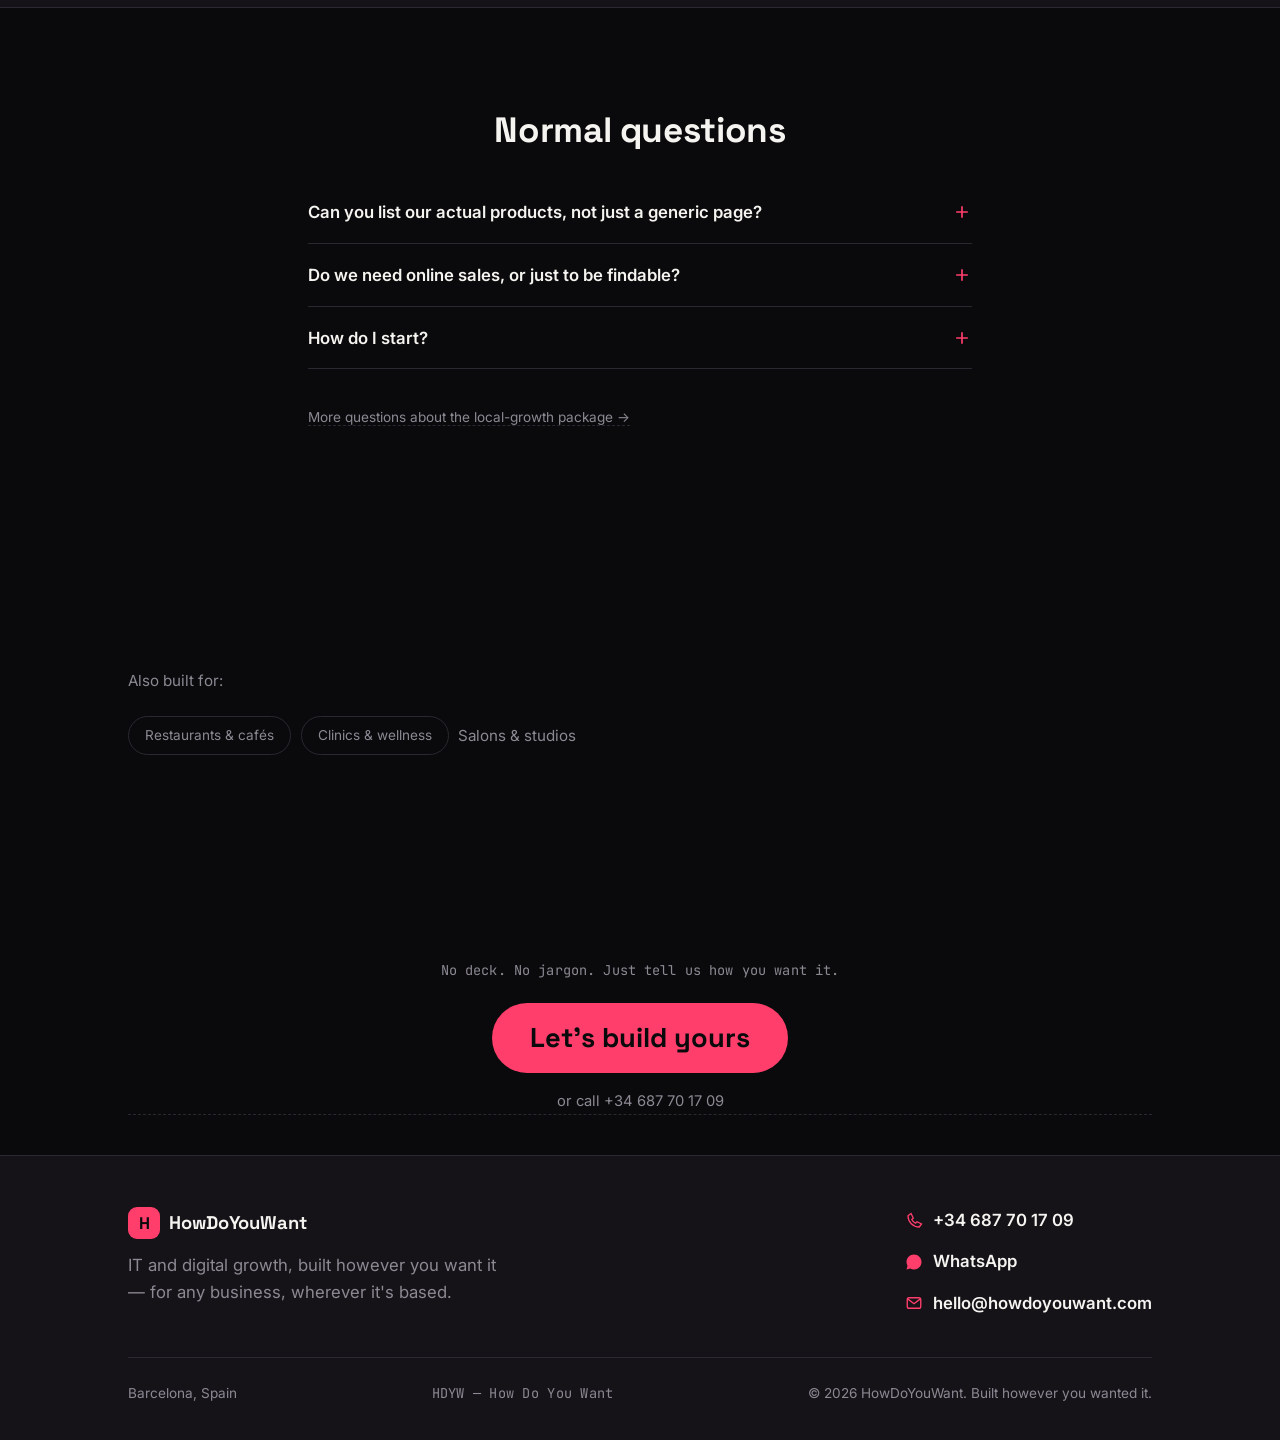
<file: industry-retail.html>
<!doctype html>
<html lang="en" dir="ltr" data-theme="dark" data-lang="en">
<head>
<meta charset="UTF-8">
<meta name="viewport" content="width=device-width, initial-scale=1, viewport-fit=cover">
<title>For Shops & Retail — HowDoYouWant</title>
<meta name="description" content="Found online, chosen in person. A fixed-price digital growth package built for shops and retail businesses.">
<meta name="theme-color" content="#0A0A0C">
<link rel="icon" href="data:image/svg+xml,%3Csvg xmlns='http://www.w3.org/2000/svg' viewBox='0 0 64 64'%3E%3Crect width='64' height='64' rx='16' fill='%230A0A0C'/%3E%3Ccircle cx='30' cy='32' r='17' fill='%23FF3E6C'/%3E%3Ctext x='30' y='40' font-family='Arial, sans-serif' font-size='22' font-weight='700' fill='%230A0A0C' text-anchor='middle'%3EH%3C/text%3E%3C/svg%3E">
<link rel="preconnect" href="https://fonts.googleapis.com">
<link rel="preconnect" href="https://fonts.gstatic.com" crossorigin>
<link href="https://fonts.googleapis.com/css2?family=Space+Grotesk:wght@600;700&family=Inter:wght@400;500;600;700&family=JetBrains+Mono:wght@500;600;700&family=Cairo:wght@500;600;700&display=swap" rel="stylesheet">
<link rel="stylesheet" href="assets/style.css">
<link rel="canonical" href="https://howdoyouwant.com/industry-retail.html">
</head>
<body data-default-context="retail">

<header class="nav">
  <div class="nav-inner">
    <a href="index.html" class="brand"><span class="brand-mark">H</span>HowDoYouWant</a>
    <nav class="nav-links">
      <a href="index.html#services" data-i18n="nav_link_services">Services</a>
      <a href="index.html#industries" data-i18n="nav_link_industries">Industries</a>
      <a href="local-growth.html" data-i18n="nav_link_package">Package</a>
      <a href="about.html" data-i18n="nav_link_about">About</a>
      <a href="blog.html" data-i18n="nav_link_blog">Blog</a>
      <button data-contact-trigger data-i18n="nav_link_contact">Contact</button>
    </nav>
    <div class="nav-controls">
      <a class="icon-btn" href="tel:+34687701709" aria-label="Call us">
        <svg viewBox="0 0 24 24" fill="none" stroke="currentColor" stroke-width="1.8"><path d="M4 5c0 8.3 6.7 15 15 15l3-4-6-3-2 2a12 12 0 01-5-5l2-2-3-6-4 3Z"/></svg>
      </a>
      <div class="lang-switch">
        <button class="lang-trigger" id="langTrigger" aria-haspopup="true" aria-expanded="false" aria-label="Change language">
          <svg viewBox="0 0 24 24" fill="none" stroke="currentColor" stroke-width="1.8"><circle cx="12" cy="12" r="9"/><path d="M3 12h18M12 3c2.5 2.7 2.5 15.3 0 18M12 3c-2.5 2.7-2.5 15.3 0 18"/></svg>
          <span id="langCode">EN</span>
        </button>
        <div class="lang-menu" id="langMenu" role="menu">
          <button class="lang-option" role="menuitem" data-lang="en">English <span class="lang-code">EN</span></button>
          <button class="lang-option" role="menuitem" data-lang="es">Español <span class="lang-code">ES</span></button>
          <button class="lang-option" role="menuitem" data-lang="ca">Català <span class="lang-code">CA</span></button>
          <button class="lang-option" role="menuitem" data-lang="sv">Svenska <span class="lang-code">SV</span></button>
          <button class="lang-option" role="menuitem" data-lang="ar">العربية <span class="lang-code">AR</span></button>
        </div>
      </div>
      <button class="icon-btn" id="themeToggle" aria-label="Switch theme">
        <svg id="themeIcon" viewBox="0 0 24 24" fill="none" stroke="currentColor" stroke-width="1.8"><circle cx="12" cy="12" r="4.2"/><path d="M12 2.5v2.2M12 19.3v2.2M4.2 4.2l1.6 1.6M18.2 18.2l1.6 1.6M2.5 12h2.2M19.3 12h2.2M4.2 19.8l1.6-1.6M18.2 5.8l1.6-1.6"/></svg>
      </button>
      <button class="nav-cta" data-i18n="nav_cta" data-contact-trigger>Contact us</button>
    </div>
  </div>
</header>

<main id="top">

  <section class="page-hero">
    <div class="wrap">
      <a class="back-link" href="index.html">
        <svg viewBox="0 0 24 24" fill="none" stroke="currentColor" stroke-width="2"><path d="M19 12H5M11 6l-6 6 6 6"/></svg>
        <span data-i18n="back_to_home">Back to home</span>
      </a>
      <span class="chip" data-i18n="ind_kicker">Built for shops & retail</span>
      <h1 data-i18n="ind_title">They find you online before they ever walk in</h1>
      <p class="lead" data-i18n="ind_lead">Foot traffic starts on a phone screen. If people can't quickly see what you sell, where you are, and that others liked buying from you, they choose the shop that made that easy — even if you're closer.</p>
      <div class="industry-hero-visual">
        <div class="industry-badge-icon">
          <svg viewBox="0 0 24 24" fill="none" stroke="currentColor" stroke-width="1.8"><path d="M6 8h12l-1 12H7L6 8Z"/><path d="M9 8V6a3 3 0 016 0v2"/></svg>
        </div>
      </div>
    </div>
  </section>

  <div class="stripe-divider"></div>

  <section>
    <div class="wrap">
      <div class="section-head">
        <div class="eyebrow" data-i18n="benefits_eyebrow">What this fixes</div>
        <h2 data-i18n="benefits_title">The three things that fill or empty a shop</h2>
      </div>
      <div class="benefit-grid">
        <div class="benefit-card">
          <svg viewBox="0 0 24 24" fill="none" stroke="currentColor" stroke-width="1.8"><circle cx="10.5" cy="10.5" r="6.5"/><path d="M20 20l-4.8-4.8"/></svg>
          <h3 data-i18n="benefit1_title">Found first when someone searches nearby</h3>
          <p data-i18n="benefit1_body">A complete, well-photographed listing ranks above shops that haven't bothered — and gets the visit instead.</p>
        </div>
        <div class="benefit-card">
          <svg viewBox="0 0 24 24" fill="none" stroke="currentColor" stroke-width="1.8"><rect x="3" y="7" width="13" height="9" rx="2"/><path d="M19 9c1.5 1.5 1.5 4.5 0 6M21.5 7c2.5 2.5 2.5 7.5 0 10"/></svg>
          <h3 data-i18n="benefit2_title">A catalog people can browse before they arrive</h3>
          <p data-i18n="benefit2_body">A simple, mobile-friendly view of what you stock, always current — so people walk in already knowing what they want.</p>
        </div>
        <div class="benefit-card">
          <svg viewBox="0 0 24 24" fill="none" stroke="currentColor" stroke-width="1.8"><circle cx="6" cy="6" r="2.4"/><circle cx="6" cy="18" r="2.4"/><path d="M8 8l11 8M8 16l11-8"/></svg>
          <h3 data-i18n="benefit3_title">Reviews that build up instead of fading out</h3>
          <p data-i18n="benefit3_body">A happy customer taps a card at checkout and leaves 5 stars in seconds — no app, no login, no forgetting once they're home.</p>
        </div>
      </div>
    </div>
  </section>

  <section style="background:var(--surface); border-top:1px solid var(--line); border-bottom:1px solid var(--line);">
    <div class="wrap">
      <div class="teaser-card">
        <div class="teaser-text">
          <span class="chip" data-i18n="package_kicker" style="margin-bottom:.6rem;">One of our specialties</span>
          <h3 data-i18n="package_title">All of this, in one package</h3>
          <p data-i18n="teaser_body_ind">Google ranking, 5-star reviews in seconds, a catalog built for mobile, weekly content, and a website that sells — pick the size that fits, from €99/month.</p>
        </div>
        <div class="teaser-actions">
          <span class="teaser-price" style="display:block; font-size:1.05rem; line-height:1.3;">
            <span data-i18n="price_display_title">Small, Medium, Large</span><br>
            <span data-i18n="price_display_sub" style="color:var(--text-muted); font-weight:600; font-size:.78rem;">Exact price depends on your business — confirmed on a quick call</span>
          </span>
          <a class="btn-primary" href="local-growth.html" data-i18n="teaser_cta">See all 3 packages →</a>
          <button class="teaser-link" data-contact-trigger data-contact-context="retail" data-i18n="cta_whatsapp">or get in touch</button>
        </div>
      </div>
    </div>
  </section>

  <section id="faq">
    <div class="wrap faq">
      <h2 data-i18n="faq_title">Normal questions</h2>
      <div class="faq-item" data-open="false">
        <button class="faq-q"><span data-i18n="ifaq_q1">Can you list our actual products, not just a generic page?</span>
          <svg viewBox="0 0 24 24" fill="none" stroke="currentColor" stroke-width="2"><path d="M12 5v14M5 12h14"/></svg>
        </button>
        <div class="faq-a"><p data-i18n="ifaq_a1">Yes — send us photos and we build a real catalog of what you actually stock, kept current as things change.</p></div>
      </div>
      <div class="faq-item" data-open="false">
        <button class="faq-q"><span data-i18n="ifaq_q2">Do we need online sales, or just to be findable?</span>
          <svg viewBox="0 0 24 24" fill="none" stroke="currentColor" stroke-width="2"><path d="M12 5v14M5 12h14"/></svg>
        </button>
        <div class="faq-a"><p data-i18n="ifaq_a2">Most shops in this package just want to be found and chosen — a full online store is a separate, custom-quoted project if you want one.</p></div>
      </div>
      <div class="faq-item" data-open="false">
        <button class="faq-q"><span data-i18n="faq_q4">How do I start?</span>
          <svg viewBox="0 0 24 24" fill="none" stroke="currentColor" stroke-width="2"><path d="M12 5v14M5 12h14"/></svg>
        </button>
        <div class="faq-a"><p data-i18n="faq_a4">Message us on WhatsApp or email and we'll talk, no commitment.</p></div>
      </div>
      <p class="section-note"><a class="teaser-link" href="local-growth.html#faq" data-i18n="faq_more_link">More questions about the local-growth package →</a></p>
    </div>
  </section>

  <section>
    <div class="wrap">
      <div class="section-note">
        <span data-i18n="related_label">Also built for:</span>
        <div class="related-industries">
          <a href="industry-restaurants.html" data-i18n="ind1_name">Restaurants & cafés</a>
          <a href="industry-clinics.html" data-i18n="ind3_name">Clinics & wellness</a>
          <button data-contact-trigger data-contact-context="salons" data-i18n="ind4_name">Salons & studios</button>
        </div>
      </div>
    </div>
  </section>

  <section class="final-cta">
    <div class="wrap">
      <p class="final-cta-tag" data-i18n="final_cta_tag">No deck. No jargon. Just tell us how you want it.</p>
      <button class="btn-final" data-contact-trigger data-i18n="final_cta">Let's build yours</button>
      <a class="final-cta-secondary" href="tel:+34687701709" data-i18n="final_cta_secondary">or call +34 687 70 17 09</a>
    </div>
  </section>

</main>

<footer>
  <div class="wrap">
    <div class="footer-grid">
      <div>
        <a href="index.html" class="brand"><span class="brand-mark">H</span>HowDoYouWant</a>
        <p class="footer-tagline" data-i18n="footer_tagline">IT and digital growth, built however you want it — for any business, wherever it's based.</p>
      </div>
      <div class="footer-contact">
        <a href="tel:+34687701709">
          <svg viewBox="0 0 24 24" fill="none" stroke="currentColor" stroke-width="1.8"><path d="M4 5c0 8.3 6.7 15 15 15l3-4-6-3-2 2a12 12 0 01-5-5l2-2-3-6-4 3Z"/></svg>
          +34 687 70 17 09
        </a>
        <a href="https://wa.me/34687701709" target="_blank" rel="noopener" data-contact-prefill>
          <svg viewBox="0 0 24 24" fill="currentColor"><path d="M12 2C6.48 2 2 6.48 2 12c0 1.85.5 3.58 1.36 5.07L2 22l5.06-1.32A9.94 9.94 0 0 0 12 22c5.52 0 10-4.48 10-10S17.52 2 12 2Z"/></svg>
          WhatsApp
        </a>
        <a href="mailto:hello@howdoyouwant.com" data-contact-prefill>
          <svg viewBox="0 0 24 24" fill="none" stroke="currentColor" stroke-width="1.8"><rect x="3" y="5" width="18" height="14" rx="2.5"/><path d="M3.5 6.5L12 13l8.5-6.5"/></svg>
          hello@howdoyouwant.com
        </a>
      </div>
    </div>
    <div class="footer-bottom">
      <span data-i18n="footer_location">Barcelona, Spain</span>
      <span class="footer-signoff">HDYW — How Do You Want</span>
      <span data-i18n="footer_rights">© 2026 HowDoYouWant. Built however you wanted it.</span>
    </div>
  </div>
</footer>

<button class="wa-float" id="waFloat" data-contact-trigger data-i18n-aria-label="aria_contact" aria-label="Contact us">
  <svg viewBox="0 0 24 24" fill="none" stroke="currentColor" stroke-width="1.8"><path d="M4 12c0-4.4 3.6-8 8-8s8 3.6 8 8-3.6 8-8 8c-1.1 0-2.1-.2-3-.6L4 21l1.6-4.8C4.6 15 4 13.6 4 12Z"/><circle cx="8.5" cy="12" r=".9" fill="currentColor" stroke="none"/><circle cx="12" cy="12" r=".9" fill="currentColor" stroke="none"/><circle cx="15.5" cy="12" r=".9" fill="currentColor" stroke="none"/></svg>
</button>

<div class="contact-backdrop" id="contactBackdrop">
  <div class="contact-modal" role="dialog" aria-modal="true">
    <button class="contact-modal-close" id="contactClose" aria-label="Close">&times;</button>
    <h3 data-i18n="contact_modal_title">How do you want to reach us?</h3>
    <div class="contact-options">
      <a class="contact-option" id="contactWhatsapp" target="_blank" rel="noopener">
        <svg viewBox="0 0 24 24" fill="currentColor"><path d="M12 2C6.48 2 2 6.48 2 12c0 1.85.5 3.58 1.36 5.07L2 22l5.06-1.32A9.94 9.94 0 0 0 12 22c5.52 0 10-4.48 10-10S17.52 2 12 2Zm0 18c-1.6 0-3.1-.43-4.4-1.19l-.31-.18-3 .78.8-2.93-.2-.3A7.94 7.94 0 0 1 4 12c0-4.41 3.59-8 8-8s8 3.59 8 8-3.59 8-8 8Z"/></svg>
        <span data-i18n="contact_opt_whatsapp">WhatsApp</span>
      </a>
      <a class="contact-option" id="contactCall" href="tel:+34687701709">
        <svg viewBox="0 0 24 24" fill="none" stroke="currentColor" stroke-width="1.8"><path d="M4 5c0 8.3 6.7 15 15 15l3-4-6-3-2 2a12 12 0 01-5-5l2-2-3-6-4 3Z"/></svg>
        <span data-i18n="contact_opt_call">Call</span>
      </a>
      <a class="contact-option" id="contactEmail">
        <svg viewBox="0 0 24 24" fill="none" stroke="currentColor" stroke-width="1.8"><rect x="3" y="5" width="18" height="14" rx="2.5"/><path d="M3.5 6.5L12 13l8.5-6.5"/></svg>
        <span data-i18n="contact_opt_email">Email</span>
      </a>
    </div>
  </div>
</div>

<script>
window.HDYW_I18N = {
  en: {
    nav_link_services:"Services", nav_link_industries:"Industries", nav_link_package:"Package", nav_link_contact:"Contact",
    nav_link_about:"About", nav_link_blog:"Blog",
    nav_cta:"Contact us", aria_lang:"Change language", aria_theme:"Switch theme",
    contact_modal_title:"How do you want to reach us?", contact_opt_whatsapp:"WhatsApp", contact_opt_call:"Call", contact_opt_email:"Email", contact_email_subject:"How do you want it?", aria_contact:"Contact us",
    back_to_home:"Back to home",
    ind_kicker:"Built for shops & retail",
    ind_title:"They find you online before they ever walk in",
    ind_lead:"Foot traffic starts on a phone screen. If people can't quickly see what you sell, where you are, and that others liked buying from you, they choose the shop that made that easy — even if you're closer.",
    benefits_eyebrow:"What this fixes", benefits_title:"The three things that fill or empty a shop",
    benefit1_title:"Found first when someone searches nearby", benefit1_body:"A complete, well-photographed listing ranks above shops that haven't bothered — and gets the visit instead.",
    benefit2_title:"A catalog people can browse before they arrive", benefit2_body:"A simple, mobile-friendly view of what you stock, always current — so people walk in already knowing what they want.",
    benefit3_title:"Reviews that build up instead of fading out", benefit3_body:"A happy customer taps a card at checkout and leaves 5 stars in seconds — no app, no login, no forgetting once they're home.",
    package_kicker:"One of our specialties", package_title:"All of this, in one package", package_price_suffix:"/month",
    price_display_title:"Small, Medium, Large", price_display_sub:"Exact price depends on your business — confirmed on a quick call",
    teaser_body_ind:"Google ranking, 5-star reviews in seconds, a catalog built for mobile, weekly content, and a website that sells — pick the size that fits, from €99/month.",
    teaser_cta:"See all 3 packages →", cta_whatsapp:"or get in touch",
    faq_title:"Normal questions",
    ifaq_q1:"Can you list our actual products, not just a generic page?", ifaq_a1:"Yes — send us photos and we build a real catalog of what you actually stock, kept current as things change.",
    ifaq_q2:"Do we need online sales, or just to be findable?", ifaq_a2:"Most shops in this package just want to be found and chosen — a full online store is a separate, custom-quoted project if you want one.",
    faq_q4:"How do I start?", faq_a4:"Message us on WhatsApp or email and we'll talk, no commitment.",
    faq_more_link:"More questions about the local-growth package →",
    related_label:"Also built for:",
    ind1_name:"Restaurants & cafés", ind3_name:"Clinics & wellness", ind4_name:"Salons & studios",
    final_cta_tag:"No deck. No jargon. Just tell us how you want it.", final_cta:"Let's build yours", final_cta_secondary:"or call +34 687 70 17 09",
    footer_tagline:"IT and digital growth, built however you want it — for any business, wherever it's based.",
    footer_location:"Barcelona, Spain", footer_rights:"© 2026 HowDoYouWant. Built however you wanted it."
  },
  es: {
    nav_link_services:"Servicios", nav_link_industries:"Sectores", nav_link_package:"Paquete", nav_link_contact:"Contacto",
    nav_link_about:"Nosotros", nav_link_blog:"Blog",
    nav_cta:"Hablemos", aria_lang:"Cambiar idioma", aria_theme:"Cambiar tema",
    contact_modal_title:"¿Cómo quieres contactarnos?", contact_opt_whatsapp:"WhatsApp", contact_opt_call:"Llamar", contact_opt_email:"Correo", contact_email_subject:"¿Cómo lo quieres?", aria_contact:"Contáctanos",
    back_to_home:"Volver al inicio",
    ind_kicker:"Pensado para tiendas y retail",
    ind_title:"Te encuentran online antes de entrar por la puerta",
    ind_lead:"El tráfico a tu tienda empieza en la pantalla de un móvil. Si la gente no ve rápido qué vendes, dónde estás y que a otros les gustó comprar contigo, elige la tienda que se lo puso más fácil, aunque tú estés más cerca.",
    benefits_eyebrow:"Qué solucionamos", benefits_title:"Las tres cosas que llenan o vacían una tienda",
    benefit1_title:"Te encuentran primero al buscar cerca", benefit1_body:"Una ficha completa y bien fotografiada se posiciona por encima de tiendas que no se han molestado, y consigue la visita.",
    benefit2_title:"Un catálogo que se puede ver antes de venir", benefit2_body:"Una vista sencilla y adaptada al móvil de lo que tienes, siempre actualizada, para que la gente llegue ya sabiendo qué quiere.",
    benefit3_title:"Reseñas que se acumulan en vez de desaparecer", benefit3_body:"Un cliente contento acerca el móvil a una tarjeta al pagar y deja 5 estrellas en segundos: sin apps, sin iniciar sesión, sin olvidarse al llegar a casa.",
    package_kicker:"Una de nuestras especialidades", package_title:"Todo esto, en un solo paquete", package_price_suffix:"/mes",
    price_display_title:"Small, Medium, Large", price_display_sub:"El precio exacto depende de tu negocio — se confirma en una llamada rápida",
    teaser_body_ind:"Posicionamiento en Google, reseñas de 5 estrellas en segundos, un catálogo pensado para el móvil, contenido semanal y una web que vende: elige el tamaño que encaje, desde 99 €/mes.",
    teaser_cta:"Ver los 3 paquetes →", cta_whatsapp:"o contáctanos",
    faq_title:"Preguntas normales",
    ifaq_q1:"¿Podéis poner nuestros productos reales, no una página genérica?", ifaq_a1:"Sí. Nos mandas fotos y montamos un catálogo real de lo que tienes, mantenido al día a medida que cambia.",
    ifaq_q2:"¿Necesitamos vender online, o solo que nos encuentren?", ifaq_a2:"La mayoría de tiendas en este paquete solo quieren que las encuentren y las elijan; una tienda online completa es un proyecto aparte, presupuestado a medida si lo quieres.",
    faq_q4:"¿Cómo empiezo?", faq_a4:"Escríbenos por WhatsApp o correo y hablamos sin compromiso.",
    faq_more_link:"Más preguntas sobre el paquete de crecimiento local →",
    related_label:"También pensado para:",
    ind1_name:"Restaurantes y cafés", ind3_name:"Clínicas y bienestar", ind4_name:"Peluquerías y estudios",
    final_cta_tag:"Sin powerpoint. Sin tecnicismos. Solo dinos cómo lo quieres.", final_cta:"Construyamos el tuyo", final_cta_secondary:"o llama al +34 687 70 17 09",
    footer_tagline:"IT y crecimiento digital, a tu manera, para cualquier negocio, esté donde esté.",
    footer_location:"Barcelona, España", footer_rights:"© 2026 HowDoYouWant. Construido como tú lo quisiste."
  },
  ca: {
    nav_link_services:"Serveis", nav_link_industries:"Sectors", nav_link_package:"Paquet", nav_link_contact:"Contacte",
    nav_link_about:"Nosaltres", nav_link_blog:"Blog",
    nav_cta:"Parlem-ne", aria_lang:"Canviar idioma", aria_theme:"Canviar tema",
    contact_modal_title:"Com vols contactar-nos?", contact_opt_whatsapp:"WhatsApp", contact_opt_call:"Trucar", contact_opt_email:"Correu", contact_email_subject:"Com ho vols?", aria_contact:"Contacta'ns",
    back_to_home:"Tornar a l'inici",
    ind_kicker:"Pensat per a botigues i retail",
    ind_title:"Et troben online abans d'entrar per la porta",
    ind_lead:"El trànsit a la teva botiga comença a la pantalla d'un mòbil. Si la gent no veu ràpid què vens, on ets i que a d'altres els va agradar comprar amb tu, tria la botiga que ho va posar més fàcil, encara que tu estiguis més a prop.",
    benefits_eyebrow:"Què solucionem", benefits_title:"Les tres coses que omplen o buiden una botiga",
    benefit1_title:"Et troben primer en buscar a prop", benefit1_body:"Una fitxa completa i ben fotografiada es posiciona per sobre de botigues que no s'han molestat, i aconsegueix la visita.",
    benefit2_title:"Un catàleg que es pot veure abans de venir", benefit2_body:"Una vista senzilla i adaptada al mòbil del que tens, sempre actualitzada, perquè la gent arribi ja sabent què vol.",
    benefit3_title:"Ressenyes que s'acumulen en lloc de desaparèixer", benefit3_body:"Un client content acosta el mòbil a una targeta en pagar i deixa 5 estrelles en segons: sense apps, sense iniciar sessió, sense oblidar-se en arribar a casa.",
    package_kicker:"Una de les nostres especialitats", package_title:"Tot això, en un sol paquet", package_price_suffix:"/mes",
    price_display_title:"Small, Medium, Large", price_display_sub:"El preu exacte depèn del teu negoci — es confirma en una trucada ràpida",
    teaser_body_ind:"Posicionament a Google, ressenyes de 5 estrelles en segons, un catàleg pensat per al mòbil, contingut setmanal i una web que ven: tria la mida que encaixi, des de 99 €/mes.",
    teaser_cta:"Veure els 3 paquets →", cta_whatsapp:"o contacta'ns",
    faq_title:"Preguntes normals",
    ifaq_q1:"Podeu posar els nostres productes reals, no una pàgina genèrica?", ifaq_a1:"Sí. Ens envies fotos i muntem un catàleg real del que tens, mantingut al dia a mesura que canvia.",
    ifaq_q2:"Necessitem vendre online, o només que ens trobin?", ifaq_a2:"La majoria de botigues en aquest paquet només volen que les trobin i les triïn; una botiga online completa és un projecte a part, pressupostat a mida si el vols.",
    faq_q4:"Com començo?", faq_a4:"Escriu-nos per WhatsApp o correu i parlem sense compromís.",
    faq_more_link:"Més preguntes sobre el paquet de creixement local →",
    related_label:"També pensat per a:",
    ind1_name:"Restaurants i cafès", ind3_name:"Clíniques i benestar", ind4_name:"Perruqueries i estudis",
    final_cta_tag:"Sense powerpoint. Sense tecnicismes. Només digues-nos com ho vols.", final_cta:"Construïm el teu", final_cta_secondary:"o truca al +34 687 70 17 09",
    footer_tagline:"IT i creixement digital, a la teva manera, per a qualsevol negoci, sigui on sigui.",
    footer_location:"Barcelona, Espanya", footer_rights:"© 2026 HowDoYouWant. Construït com tu volies."
  },
  sv: {
    nav_link_services:"Tjänster", nav_link_industries:"Branscher", nav_link_package:"Paket", nav_link_contact:"Kontakt",
    nav_link_about:"Om oss", nav_link_blog:"Blogg",
    nav_cta:"Kontakta oss", aria_lang:"Byt språk", aria_theme:"Byt tema",
    contact_modal_title:"Hur vill ni nå oss?", contact_opt_whatsapp:"WhatsApp", contact_opt_call:"Ring", contact_opt_email:"Mejl", contact_email_subject:"Hur vill du ha det?", aria_contact:"Kontakta oss",
    back_to_home:"Tillbaka till startsidan",
    ind_kicker:"Byggt för butiker & retail",
    ind_title:"De hittar er online innan de ens går in",
    ind_lead:"Besökare börjar på en mobilskärm. Om folk inte snabbt kan se vad ni säljer, var ni finns, och att andra gillade att handla hos er, väljer de butiken som gjorde det enklare — även om ni ligger närmare.",
    benefits_eyebrow:"Vad det här löser", benefits_title:"De tre sakerna som fyller eller tömmer en butik",
    benefit1_title:"Hittad först när någon söker i närheten", benefit1_body:"En komplett, välfotograferad profil rankas högre än butiker som inte brytt sig — och får besöket istället.",
    benefit2_title:"En katalog folk kan bläddra i innan de kommer", benefit2_body:"En enkel, mobilanpassad vy av vad ni har i lager, alltid aktuell — så folk går in och redan vet vad de vill ha.",
    benefit3_title:"Recensioner som byggs upp istället för att försvinna", benefit3_body:"En nöjd kund håller mobilen mot ett kort vid kassan och lämnar 5 stjärnor på några sekunder — ingen app, ingen inloggning, ingen glömska väl hemma.",
    package_kicker:"En av våra specialiteter", package_title:"Allt detta, i ett paket", package_price_suffix:"/månad",
    price_display_title:"Small, Medium, Large", price_display_sub:"Exakt pris beror på ert företag — bekräftas i ett snabbt samtal",
    teaser_body_ind:"Google-ranking, femstjärniga recensioner på några sekunder, en katalog byggd för mobilen, nytt innehåll varje vecka och en webbplats som säljer — välj den storlek som passar, från 99 €/månad.",
    teaser_cta:"Se alla 3 paket →", cta_whatsapp:"eller kontakta oss",
    faq_title:"Vanliga frågor",
    ifaq_q1:"Kan ni lista våra faktiska produkter, inte bara en generisk sida?", ifaq_a1:"Ja — skicka foton så bygger vi en riktig katalog av det ni faktiskt har, hållen aktuell allt eftersom det ändras.",
    ifaq_q2:"Behöver vi onlineförsäljning, eller bara att synas?", ifaq_a2:"De flesta butiker i det här paketet vill bara bli hittade och valda — en fullständig webbutik är ett separat projekt som offereras separat om ni vill ha en.",
    faq_q4:"Hur börjar jag?", faq_a4:"Skriv till oss på WhatsApp eller mejl, så pratar vi utan förpliktelser.",
    faq_more_link:"Fler frågor om paketet för lokal tillväxt →",
    related_label:"Byggt även för:",
    ind1_name:"Restauranger & caféer", ind3_name:"Kliniker & hälsa", ind4_name:"Salonger & studios",
    final_cta_tag:"Ingen presentation. Ingen jargong. Berätta bara hur ni vill ha det.", final_cta:"Låt oss bygga ert", final_cta_secondary:"eller ring +34 687 70 17 09",
    footer_tagline:"IT och digital tillväxt, precis som ni vill ha det — för alla typer av företag, var det än ligger.",
    footer_location:"Barcelona, Spanien", footer_rights:"© 2026 HowDoYouWant. Byggt precis som ni ville."
  },
  ar: {
    nav_link_services:"خدماتنا", nav_link_industries:"القطاعات", nav_link_package:"الباقة", nav_link_contact:"تواصل",
    nav_link_about:"من نحن", nav_link_blog:"المدونة",
    nav_cta:"لنتحدث", aria_lang:"تغيير اللغة", aria_theme:"تبديل المظهر",
    contact_modal_title:"كيف تريد التواصل معنا؟", contact_opt_whatsapp:"WhatsApp", contact_opt_call:"اتصال", contact_opt_email:"بريد إلكتروني", contact_email_subject:"كيف تريده؟", aria_contact:"تواصل معنا",
    back_to_home:"العودة إلى الصفحة الرئيسية",
    ind_kicker:"مصمم للمتاجر والتجزئة",
    ind_title:"يجدونك أونلاين قبل أن يدخلوا من الباب",
    ind_lead:"الزيارات تبدأ من شاشة الهاتف. إن لم يستطع الناس أن يروا بسرعة ما تبيعه، وأين أنت، وأن آخرين أحبوا الشراء منك، فسيختارون المتجر الذي جعل ذلك أسهل — حتى لو كنت أنت الأقرب.",
    benefits_eyebrow:"ما الذي نحلّه", benefits_title:"الأمور الثلاثة التي تملأ المتجر أو تفرغه",
    benefit1_title:"يجدونك أولًا عند البحث في المنطقة", benefit1_body:"ملف كامل وبصور جيدة يظهر قبل متاجر لم تهتم بذلك — ويحصل على الزيارة بدلًا منها.",
    benefit2_title:"كتالوج يمكن تصفحه قبل الوصول", benefit2_body:"عرض بسيط ومناسب للجوال لما تعرضه، محدّث دائمًا — ليدخل الناس وهم يعرفون بالفعل ما يريدونه.",
    benefit3_title:"تقييمات تتراكم بدلًا من أن تتلاشى", benefit3_body:"عميل راضٍ يقرّب الهاتف من بطاقة عند الدفع ويترك 5 نجوم خلال ثوانٍ — بلا تطبيق، بلا تسجيل دخول، وبلا نسيان بعد الوصول للمنزل.",
    package_kicker:"إحدى تخصصاتنا", package_title:"كل هذا، في باقة واحدة", package_price_suffix:"/شهريًا",
    price_display_title:"Small, Medium, Large", price_display_sub:"السعر النهائي يعتمد على نشاطك — يُؤكَّد في مكالمة سريعة",
    teaser_body_ind:"ترتيب أفضل في جوجل، تقييمات 5 نجوم خلال ثوانٍ، كتالوج مصمم للجوال، محتوى أسبوعي، وموقع يبيع نيابة عنك — اختر الحجم المناسب، بدءًا من 99 € شهريًا.",
    teaser_cta:"شاهد الباقات الثلاث ←", cta_whatsapp:"أو تواصل معنا",
    faq_title:"أسئلة شائعة",
    ifaq_q1:"هل يمكنكم عرض منتجاتنا الفعلية، لا مجرد صفحة عامة؟", ifaq_a1:"نعم — أرسل لنا صورًا ونبني كتالوجًا حقيقيًا لما تعرضه فعلًا، ونحافظ على تحديثه مع تغير الأمور.",
    ifaq_q2:"هل نحتاج للبيع أونلاين، أم فقط أن نكون قابلين للإيجاد؟", ifaq_a2:"معظم المتاجر في هذه الباقة تريد فقط أن تُوجَد وتُختار؛ المتجر الإلكتروني الكامل مشروع منفصل يُسعَّر حسب الطلب إن أردت ذلك.",
    faq_q4:"كيف أبدأ؟", faq_a4:"راسلنا على واتساب أو عبر البريد الإلكتروني، ولنتحدث دون أي التزام.",
    faq_more_link:"المزيد من الأسئلة حول باقة النمو المحلي ←",
    related_label:"مصمم أيضًا لـ:",
    ind1_name:"المطاعم والمقاهي", ind3_name:"العيادات والعافية", ind4_name:"الصالونات والاستوديوهات",
    final_cta_tag:"بدون عرض تقديمي. بدون مصطلحات معقّدة. فقط أخبرنا كيف تريده.", final_cta:"لنبنِ نشاطك الآن", final_cta_secondary:"أو اتصل على +34 687 70 17 09",
    footer_tagline:"خدمات تقنية ونمو رقمي، بالطريقة التي تريدها، لأي نشاط تجاري وأينما كان.",
    footer_location:"برشلونة، إسبانيا", footer_rights:"© 2026 HowDoYouWant. بُني بالطريقة التي أردتها."
  }
};
window.HDYW_CONTACT = {
  retail: {
    en:"Hi! I run a shop and I'd like to see how HowDoYouWant can help.",
    es:"¡Hola! Tengo una tienda y me gustaría ver cómo podéis ayudarme.",
    ca:"Hola! Tinc una botiga i m'agradaria veure com em podeu ajudar.",
    sv:"Hej! Jag driver en butik och vill se hur ni kan hjälpa mig.",
    ar:"مرحبًا! أدير متجرًا وأود أن أرى كيف يمكنكم مساعدتي.",
  },
  salons: {
    en:"Hi! I run a salon or studio and I'd like to see how HowDoYouWant can help.",
    es:"¡Hola! Tengo una peluquería o estudio y me gustaría ver cómo podéis ayudarme.",
    ca:"Hola! Tinc una perruqueria o estudi i m'agradaria veure com em podeu ajudar.",
    sv:"Hej! Jag driver en salong eller studio och vill se hur ni kan hjälpa mig.",
    ar:"مرحبًا! أدير صالونًا أو استوديو وأود أن أرى كيف يمكنكم مساعدتي.",
  }
};
</script>
<script src="assets/main.js"></script>
</body>
</html>
</file>
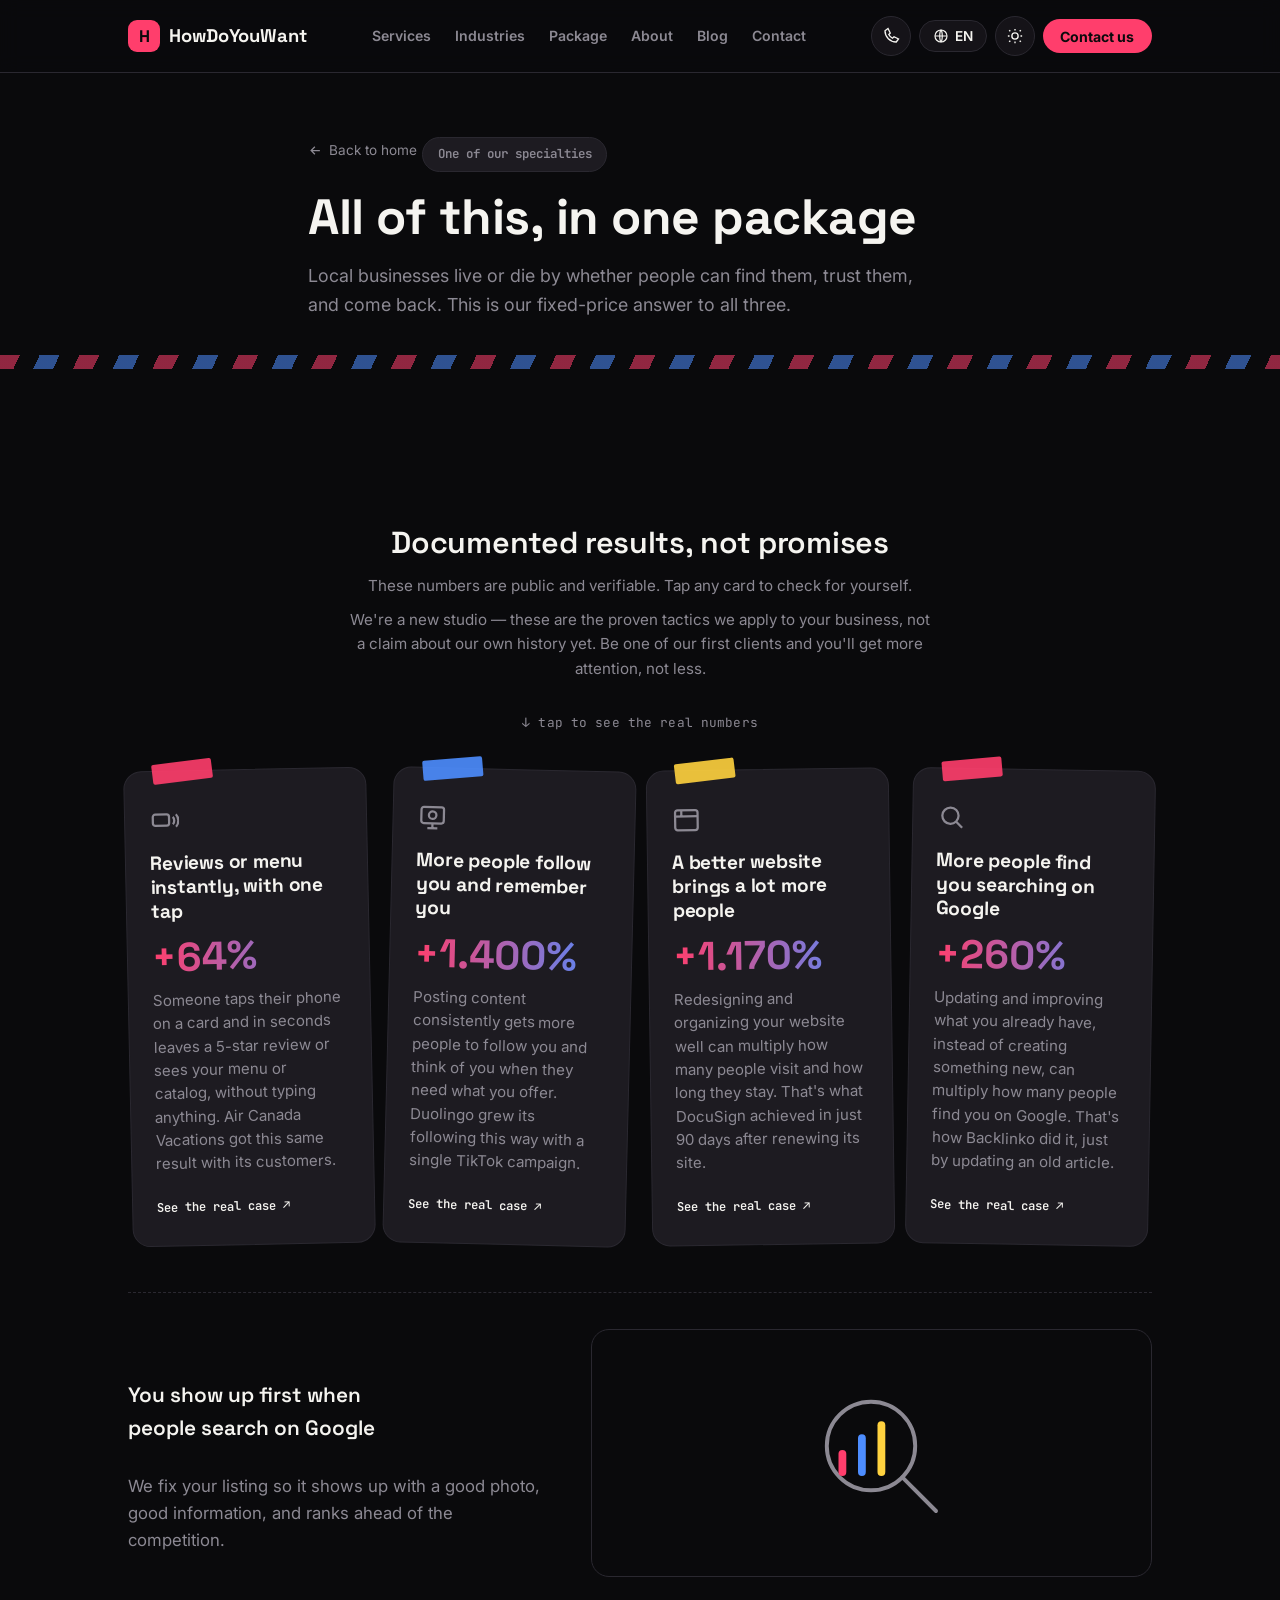
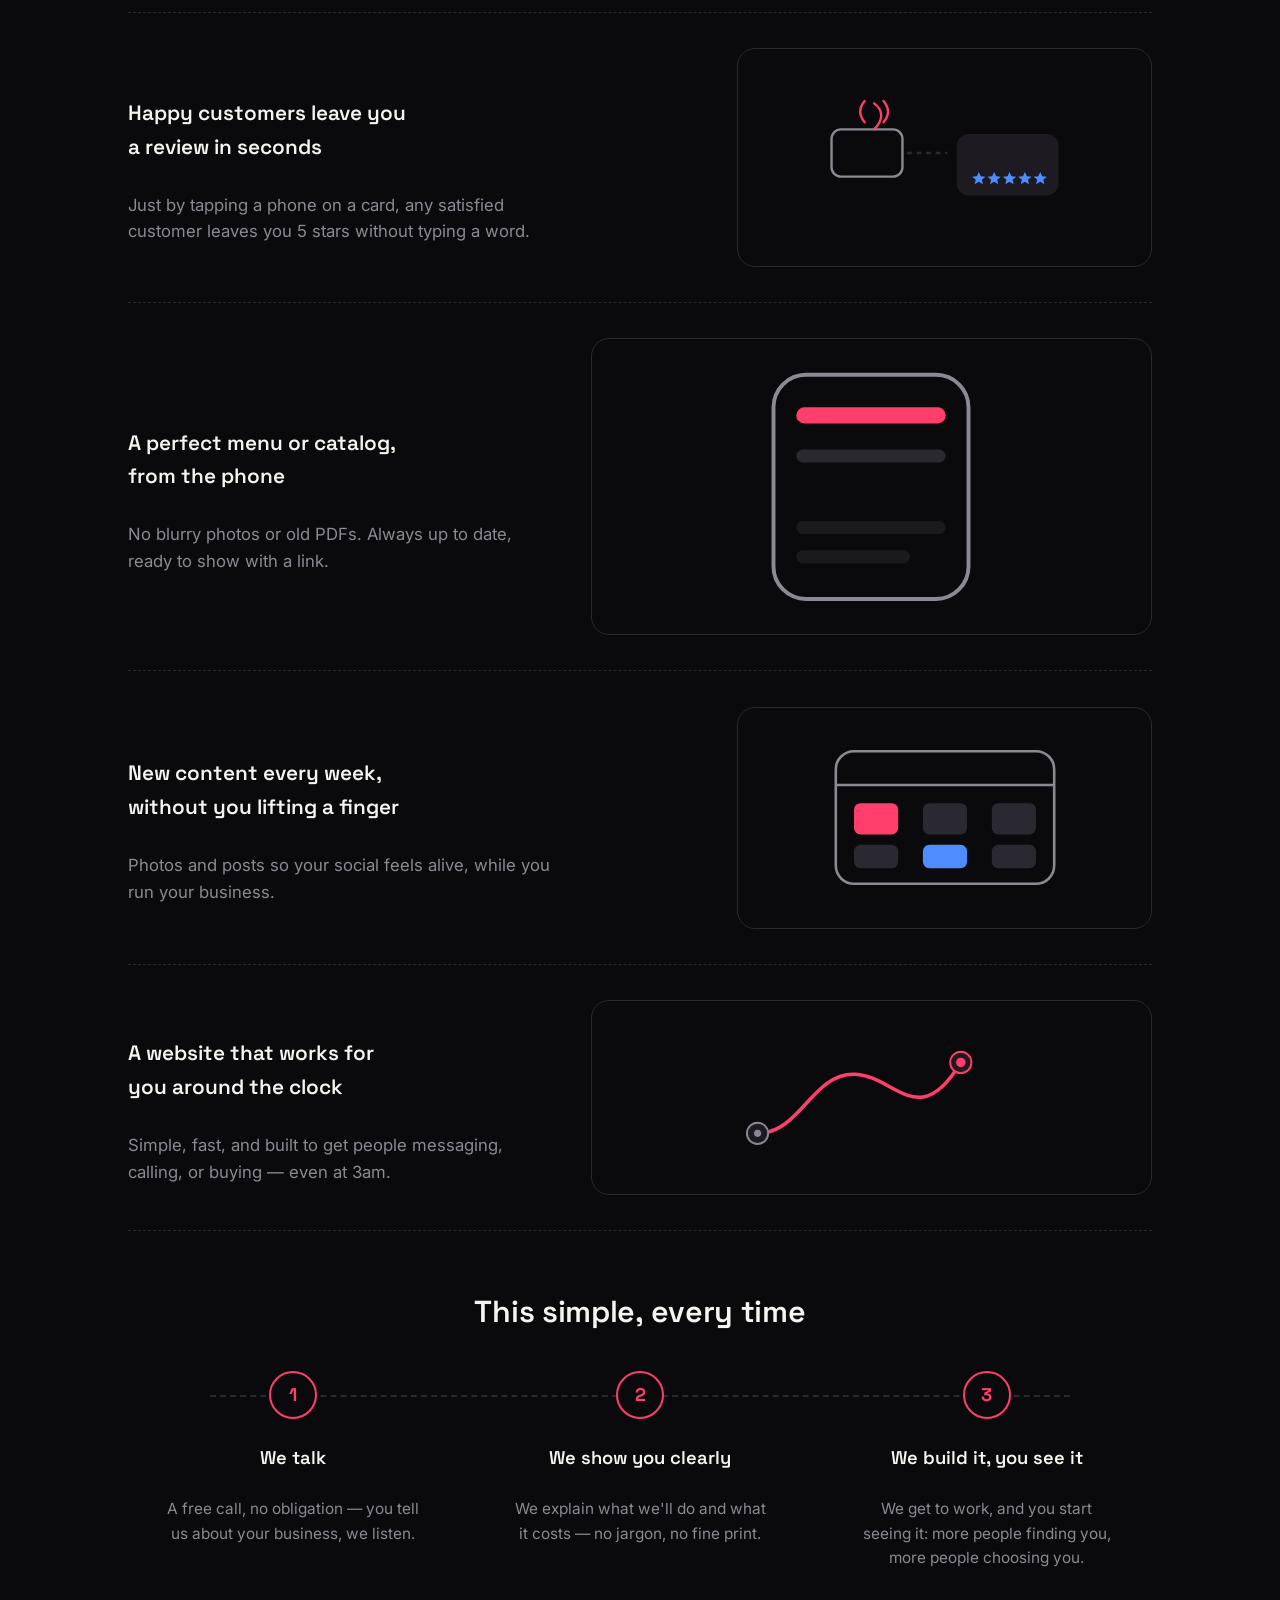
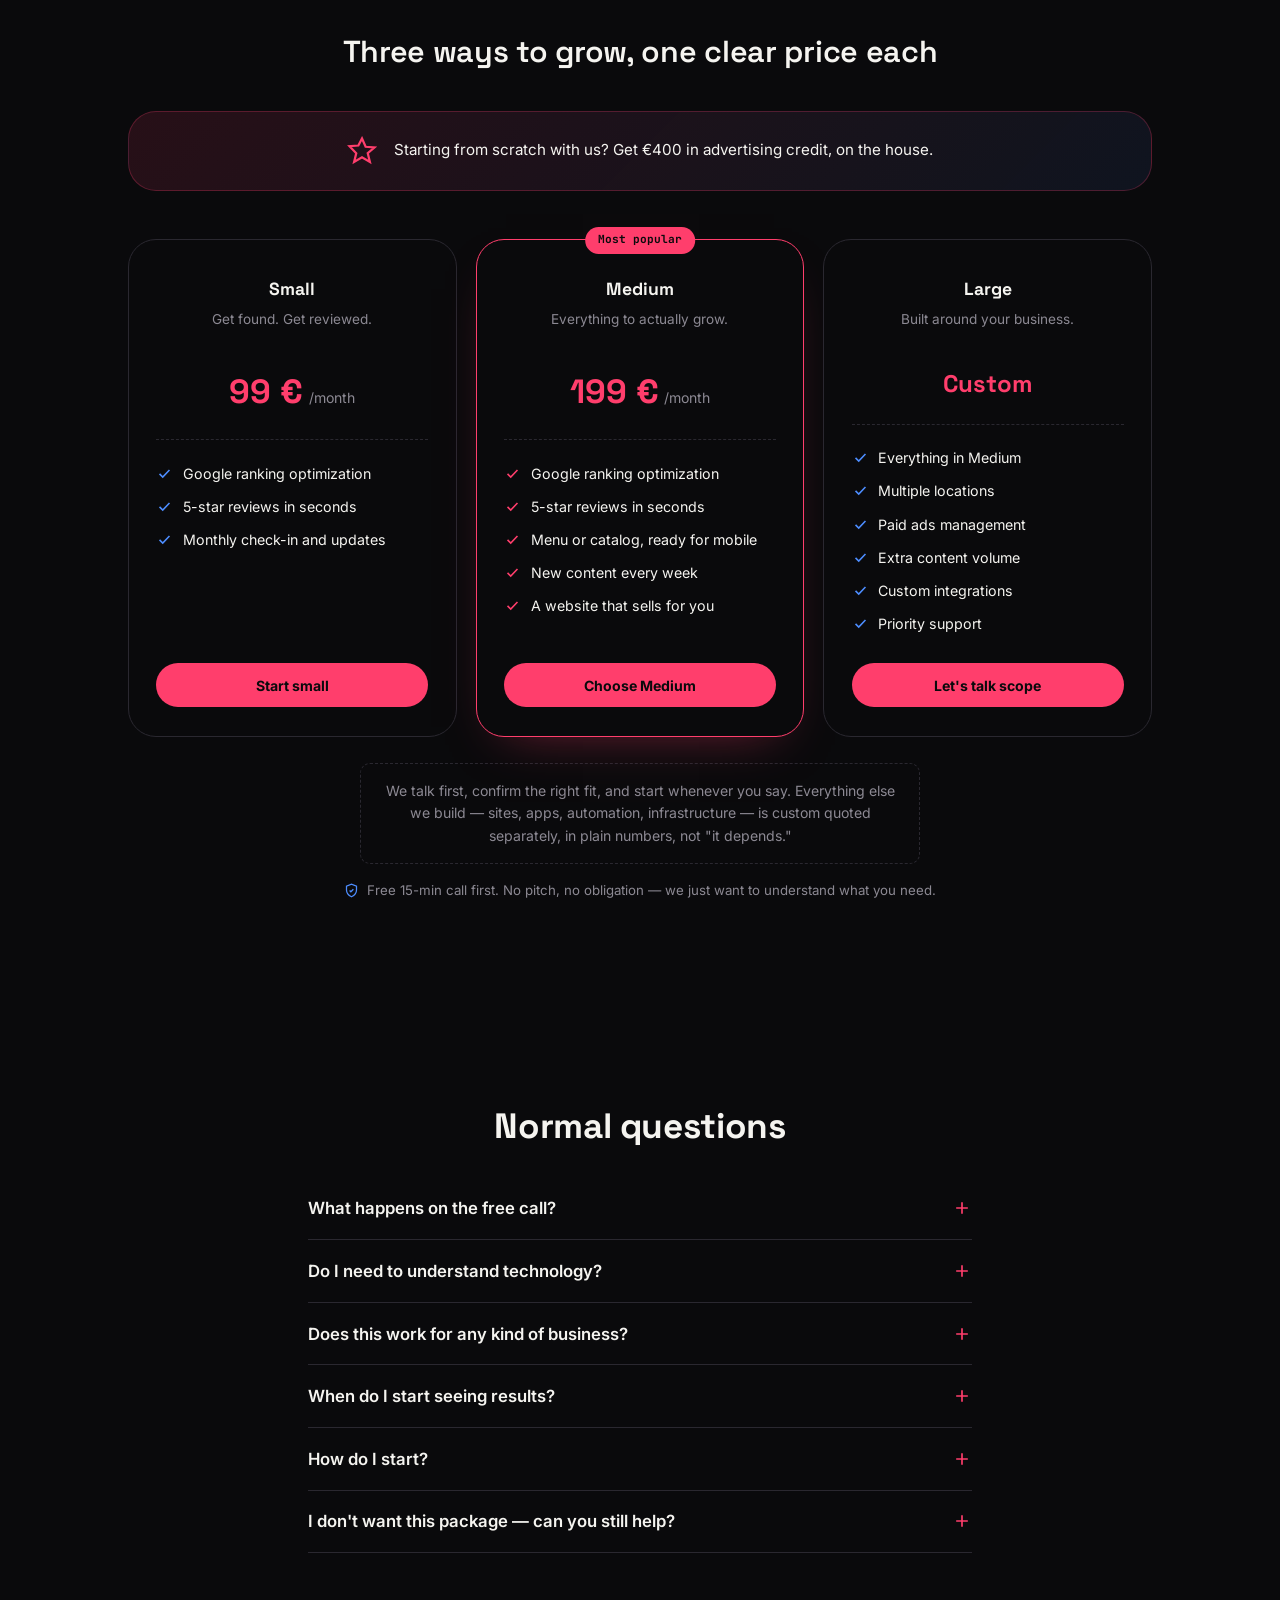
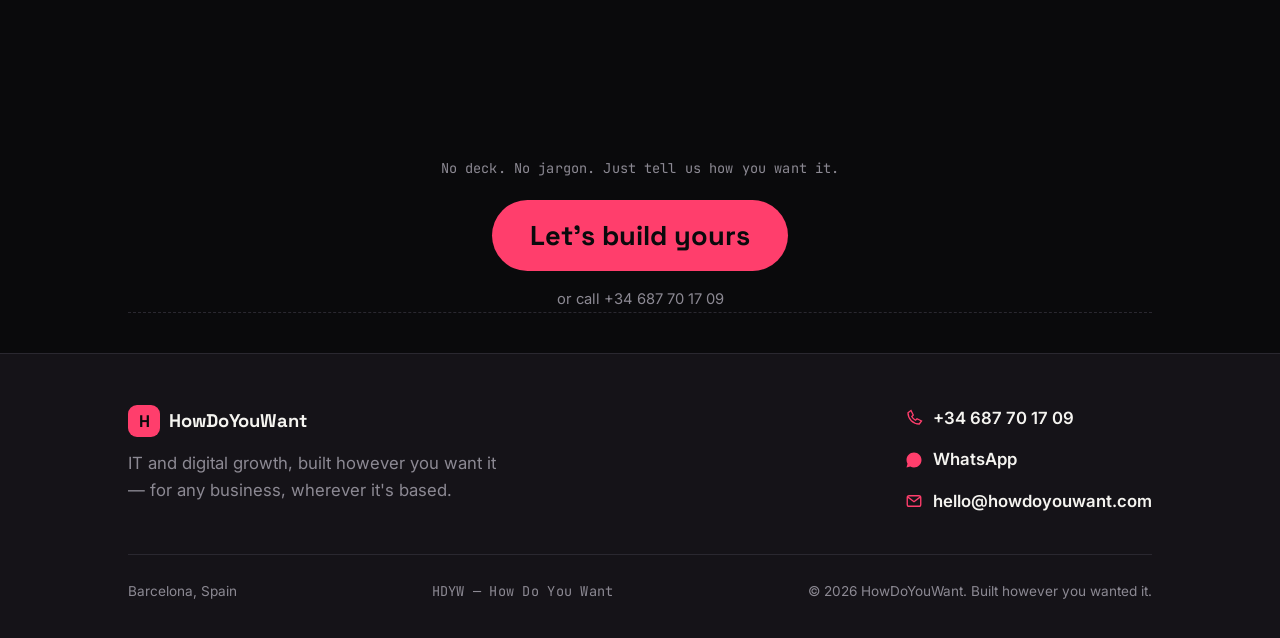
<file: local-growth.html>
<!doctype html>
<html lang="en" dir="ltr" data-theme="dark" data-lang="en">
<head>
<meta charset="UTF-8">
<meta name="viewport" content="width=device-width, initial-scale=1, viewport-fit=cover">
<title>Local Growth Package — HowDoYouWant</title>
<meta name="description" content="Get found on Google, collect 5-star reviews in seconds, a mobile-ready menu or catalog, weekly content, and a website that sells — packages start from 99 €.">
<meta name="theme-color" content="#0A0A0C">
<link rel="icon" href="data:image/svg+xml,%3Csvg xmlns='http://www.w3.org/2000/svg' viewBox='0 0 64 64'%3E%3Crect width='64' height='64' rx='16' fill='%230A0A0C'/%3E%3Ccircle cx='30' cy='32' r='17' fill='%23FF3E6C'/%3E%3Ctext x='30' y='40' font-family='Arial, sans-serif' font-size='22' font-weight='700' fill='%230A0A0C' text-anchor='middle'%3EH%3C/text%3E%3C/svg%3E">
<link rel="preconnect" href="https://fonts.googleapis.com">
<link rel="preconnect" href="https://fonts.gstatic.com" crossorigin>
<link href="https://fonts.googleapis.com/css2?family=Space+Grotesk:wght@600;700&family=Inter:wght@400;500;600;700&family=JetBrains+Mono:wght@500;600;700&family=Cairo:wght@500;600;700&display=swap" rel="stylesheet">
<link rel="stylesheet" href="assets/style.css">
<link rel="canonical" href="https://howdoyouwant.com/local-growth.html">
</head>
<body data-default-context="package">

<header class="nav">
  <div class="nav-inner">
    <a href="index.html" class="brand"><span class="brand-mark">H</span>HowDoYouWant</a>
    <nav class="nav-links">
      <a href="index.html#services" data-i18n="nav_link_services">Services</a>
      <a href="index.html#industries" data-i18n="nav_link_industries">Industries</a>
      <a href="local-growth.html" data-i18n="nav_link_package">Package</a>
      <a href="about.html" data-i18n="nav_link_about">About</a>
      <a href="blog.html" data-i18n="nav_link_blog">Blog</a>
      <button data-contact-trigger data-i18n="nav_link_contact">Contact</button>
    </nav>
    <div class="nav-controls">
      <a class="icon-btn" href="tel:+34687701709" aria-label="Call us">
        <svg viewBox="0 0 24 24" fill="none" stroke="currentColor" stroke-width="1.8"><path d="M4 5c0 8.3 6.7 15 15 15l3-4-6-3-2 2a12 12 0 01-5-5l2-2-3-6-4 3Z"/></svg>
      </a>
      <div class="lang-switch">
        <button class="lang-trigger" id="langTrigger" aria-haspopup="true" aria-expanded="false" aria-label="Change language">
          <svg viewBox="0 0 24 24" fill="none" stroke="currentColor" stroke-width="1.8"><circle cx="12" cy="12" r="9"/><path d="M3 12h18M12 3c2.5 2.7 2.5 15.3 0 18M12 3c-2.5 2.7-2.5 15.3 0 18"/></svg>
          <span id="langCode">EN</span>
        </button>
        <div class="lang-menu" id="langMenu" role="menu">
          <button class="lang-option" role="menuitem" data-lang="en">English <span class="lang-code">EN</span></button>
          <button class="lang-option" role="menuitem" data-lang="es">Español <span class="lang-code">ES</span></button>
          <button class="lang-option" role="menuitem" data-lang="ca">Català <span class="lang-code">CA</span></button>
          <button class="lang-option" role="menuitem" data-lang="sv">Svenska <span class="lang-code">SV</span></button>
          <button class="lang-option" role="menuitem" data-lang="ar">العربية <span class="lang-code">AR</span></button>
        </div>
      </div>
      <button class="icon-btn" id="themeToggle" aria-label="Switch theme">
        <svg id="themeIcon" viewBox="0 0 24 24" fill="none" stroke="currentColor" stroke-width="1.8"><circle cx="12" cy="12" r="4.2"/><path d="M12 2.5v2.2M12 19.3v2.2M4.2 4.2l1.6 1.6M18.2 18.2l1.6 1.6M2.5 12h2.2M19.3 12h2.2M4.2 19.8l1.6-1.6M18.2 5.8l1.6-1.6"/></svg>
      </button>
      <button class="nav-cta" data-i18n="nav_cta" data-contact-trigger>Contact us</button>
    </div>
  </div>
</header>

<main id="top">

  <section class="page-hero">
    <div class="wrap">
      <a class="back-link" href="index.html">
        <svg viewBox="0 0 24 24" fill="none" stroke="currentColor" stroke-width="2"><path d="M19 12H5M11 6l-6 6 6 6"/></svg>
        <span data-i18n="back_to_home">Back to home</span>
      </a>
      <span class="chip" data-i18n="package_kicker">One of our specialties</span>
      <h1 data-i18n="package_title">All of this, in one package</h1>
      <p class="lead" data-i18n="growth_lead">Local businesses live or die by whether people can find them, trust them, and come back. This is our fixed-price answer to all three.</p>
    </div>
  </section>

  <div class="stripe-divider"></div>

  <section>
    <div class="wrap">

      <!-- Proof -->
      <div class="proof-head">
        <h3 data-i18n="proof_heading">Documented results, not promises</h3>
        <p class="proof-disclaimer" data-i18n="proof_disclaimer">These numbers are public and verifiable. Tap any card to check for yourself.</p>
        <p class="proof-disclaimer" data-i18n="new_studio_line" style="margin-top:.6rem;">We're a new studio — these are the proven tactics we apply to your business, not a claim about our own history yet. Be one of our first clients and you'll get more attention, not less.</p>
      </div>
      <span class="grid-label" data-i18n="grid_label">↓ tap to see the real numbers</span>
      <div class="proof-grid">

        <a class="proof-card reveal" href="https://v1ce.co/blog/air-canada-v1ce-nfc-business-card-review-lead-capture" target="_blank" rel="noopener">
          <span class="proof-tape"></span>
          <svg class="proof-icon" viewBox="0 0 24 24" fill="none" stroke="currentColor" stroke-width="1.8"><rect x="3" y="7" width="13" height="9" rx="2"/><path d="M19 9c1.5 1.5 1.5 4.5 0 6M21.5 7c2.5 2.5 2.5 7.5 0 10"/></svg>
          <h3 class="proof-title" data-i18n="proof1_title">Reviews or menu instantly, with one tap</h3>
          <div class="proof-stat">+64%</div>
          <p class="proof-body" data-i18n="proof1_body">Someone taps their phone on a card and in seconds leaves a 5-star review or sees your menu or catalog, without typing anything. Air Canada Vacations got this same result with its customers.</p>
          <span class="proof-link" data-i18n="proof_link">See the real case ↗</span>
        </a>

        <a class="proof-card reveal" href="https://ads.tiktok.com/business/es/inspiration/duolingo-509" target="_blank" rel="noopener">
          <span class="proof-tape"></span>
          <svg class="proof-icon" viewBox="0 0 24 24" fill="none" stroke="currentColor" stroke-width="1.8"><rect x="3" y="4" width="18" height="13" rx="2"/><path d="M8 21h8M12 17v4"/><circle cx="12" cy="10.5" r="3"/></svg>
          <h3 class="proof-title" data-i18n="proof2_title">More people follow you and remember you</h3>
          <div class="proof-stat">+1.400%</div>
          <p class="proof-body" data-i18n="proof2_body">Posting content consistently gets more people to follow you and think of you when they need what you offer. Duolingo grew its following this way with a single TikTok campaign.</p>
          <span class="proof-link" data-i18n="proof_link">See the real case ↗</span>
        </a>

        <a class="proof-card reveal" href="https://webflow.com/customers/docusign" target="_blank" rel="noopener">
          <span class="proof-tape"></span>
          <svg class="proof-icon" viewBox="0 0 24 24" fill="none" stroke="currentColor" stroke-width="1.8"><rect x="3" y="4" width="18" height="16" rx="2"/><path d="M3 9h18M8 4v5"/></svg>
          <h3 class="proof-title" data-i18n="proof3_title">A better website brings a lot more people</h3>
          <div class="proof-stat">+1.170%</div>
          <p class="proof-body" data-i18n="proof3_body">Redesigning and organizing your website well can multiply how many people visit and how long they stay. That's what DocuSign achieved in just 90 days after renewing its site.</p>
          <span class="proof-link" data-i18n="proof_link">See the real case ↗</span>
        </a>

        <a class="proof-card reveal" href="https://backlinko.com/content-relaunch" target="_blank" rel="noopener">
          <span class="proof-tape"></span>
          <svg class="proof-icon" viewBox="0 0 24 24" fill="none" stroke="currentColor" stroke-width="1.8"><circle cx="10.5" cy="10.5" r="6.5"/><path d="M20 20l-4.8-4.8"/></svg>
          <h3 class="proof-title" data-i18n="proof4_title">More people find you searching on Google</h3>
          <div class="proof-stat">+260%</div>
          <p class="proof-body" data-i18n="proof4_body">Updating and improving what you already have, instead of creating something new, can multiply how many people find you on Google. That's how Backlinko did it, just by updating an old article.</p>
          <span class="proof-link" data-i18n="proof_link">See the real case ↗</span>
        </a>

      </div>

      <!-- Offer rows -->
      <div>
        <div class="offer-row" style="margin-top:3rem;">
          <div class="offer-text">
            <h4 data-i18n="offer1_title">You show up first when people search on Google</h4>
            <p data-i18n="offer1_body">We fix your listing so it shows up with a good photo, good information, and ranks ahead of the competition.</p>
          </div>
          <div class="offer-visual reveal">
            <svg viewBox="0 0 200 150" fill="none">
              <circle cx="100" cy="70" r="34" stroke="var(--text-muted)" stroke-width="3"/>
              <line x1="124" y1="94" x2="150" y2="120" stroke="var(--text-muted)" stroke-width="3" stroke-linecap="round"/>
              <g transform="translate(78,50)">
                <path class="bar-anim b1" d="M0 40 V26" stroke="var(--pink)" stroke-width="6" stroke-linecap="round"/>
                <path class="bar-anim b2" d="M15 40 V14" stroke="var(--blue)" stroke-width="6" stroke-linecap="round"/>
                <path class="bar-anim b3" d="M30 40 V4" stroke="var(--yellow)" stroke-width="6" stroke-linecap="round"/>
              </g>
            </svg>
          </div>
        </div>

        <div class="offer-row reverse">
          <div class="offer-text">
            <h4 data-i18n="offer2_title">Happy customers leave you a review in seconds</h4>
            <p data-i18n="offer2_body">Just by tapping a phone on a card, any satisfied customer leaves you 5 stars without typing a word.</p>
          </div>
          <div class="offer-visual reveal">
            <svg viewBox="0 0 220 140" fill="none">
              <rect x="14" y="46" width="60" height="40" rx="8" stroke="var(--text-muted)" stroke-width="2"/>
              <path d="M50 46c8-8 8-16 0-22M58 40c5-6 5-12 0-18M42 40c-5-6-5-12 0-18" stroke="var(--pink)" stroke-width="2" stroke-linecap="round"/>
              <path d="M78 66h34" stroke="var(--line)" stroke-width="2" stroke-dasharray="4 4"/>
              <g transform="translate(120,50)">
                <rect width="86" height="52" rx="10" fill="var(--surface-raised)"/>
                <g transform="translate(13,32)">
                  <path class="star-anim" transform="translate(0,0) scale(0.7)"  d="M8 0l2.4 5.3 5.6.5-4.3 3.7 1.3 5.5L8 12l-5 3 1.3-5.5L0 5.8l5.6-.5L8 0Z" fill="var(--blue)"/>
                  <path class="star-anim" transform="translate(13,0) scale(0.7)" d="M8 0l2.4 5.3 5.6.5-4.3 3.7 1.3 5.5L8 12l-5 3 1.3-5.5L0 5.8l5.6-.5L8 0Z" fill="var(--blue)"/>
                  <path class="star-anim" transform="translate(26,0) scale(0.7)" d="M8 0l2.4 5.3 5.6.5-4.3 3.7 1.3 5.5L8 12l-5 3 1.3-5.5L0 5.8l5.6-.5L8 0Z" fill="var(--blue)"/>
                  <path class="star-anim" transform="translate(39,0) scale(0.7)" d="M8 0l2.4 5.3 5.6.5-4.3 3.7 1.3 5.5L8 12l-5 3 1.3-5.5L0 5.8l5.6-.5L8 0Z" fill="var(--blue)"/>
                  <path class="star-anim" transform="translate(52,0) scale(0.7)" d="M8 0l2.4 5.3 5.6.5-4.3 3.7 1.3 5.5L8 12l-5 3 1.3-5.5L0 5.8l5.6-.5L8 0Z" fill="var(--blue)"/>
                </g>
              </g>
            </svg>
          </div>
        </div>

        <div class="offer-row">
          <div class="offer-text">
            <h4 data-i18n="offer3_title">A perfect menu or catalog, from the phone</h4>
            <p data-i18n="offer3_body">No blurry photos or old PDFs. Always up to date, ready to show with a link.</p>
          </div>
          <div class="offer-visual reveal">
            <svg viewBox="0 0 160 150" fill="none">
              <rect x="20" y="6" width="120" height="138" rx="20" stroke="var(--text-muted)" stroke-width="2.4"/>
              <rect x="34" y="26" width="92" height="10" rx="5" class="slide-anim" fill="var(--pink)"/>
              <rect x="34" y="52" width="92" height="8" rx="4" class="slide-anim" fill="var(--line)"/>
              <rect x="34" y="70" width="60" height="8" rx="4" class="slide-anim" fill="var(--line)"/>
              <rect x="34" y="96" width="92" height="8" rx="4" fill="var(--line)" opacity=".5"/>
              <rect x="34" y="114" width="70" height="8" rx="4" fill="var(--line)" opacity=".5"/>
            </svg>
          </div>
        </div>

        <div class="offer-row reverse">
          <div class="offer-text">
            <h4 data-i18n="offer4_title">New content every week, without you lifting a finger</h4>
            <p data-i18n="offer4_body">Photos and posts so your social feels alive, while you run your business.</p>
          </div>
          <div class="offer-visual reveal">
            <svg viewBox="0 0 200 130" fill="none">
              <rect x="16" y="14" width="168" height="102" rx="14" stroke="var(--text-muted)" stroke-width="2"/>
              <line x1="16" y1="40" x2="184" y2="40" stroke="var(--text-muted)" stroke-width="2"/>
              <g>
                <rect class="cell-anim" x="30" y="54" width="34" height="24" rx="5" fill="var(--pink)"/>
                <rect class="cell-anim" x="83" y="54" width="34" height="24" rx="5" fill="var(--line)"/>
                <rect class="cell-anim" x="136" y="54" width="34" height="24" rx="5" fill="var(--line)"/>
                <rect class="cell-anim" x="30" y="86" width="34" height="18" rx="5" fill="var(--line)"/>
                <rect class="cell-anim" x="83" y="86" width="34" height="18" rx="5" fill="var(--blue)"/>
                <rect class="cell-anim" x="136" y="86" width="34" height="18" rx="5" fill="var(--line)"/>
              </g>
            </svg>
          </div>
        </div>

        <div class="offer-row">
          <div class="offer-text">
            <h4 data-i18n="offer5_title">A website that works for you around the clock</h4>
            <p data-i18n="offer5_body">Simple, fast, and built to get people messaging, calling, or buying — even at 3am.</p>
          </div>
          <div class="offer-visual reveal">
            <svg class="mirror-rtl" viewBox="0 0 220 120" fill="none">
              <path d="M14 90 C 50 90, 60 40, 95 40 S 150 90, 186 30" class="line-draw" stroke="var(--pink)" stroke-width="3" stroke-linecap="round"/>
              <circle cx="14" cy="90" r="9" fill="var(--surface-raised)" stroke="var(--text-muted)" stroke-width="1.6"/>
              <path d="M11 90a3 3 0 1 1 6 0 3 3 0 0 1-6 0Z" fill="var(--text-muted)"/>
              <circle cx="186" cy="30" r="9" fill="var(--surface-raised)" stroke="var(--pink)" stroke-width="1.6"/>
              <circle cx="186" cy="30" r="4" fill="var(--pink)"/>
            </svg>
          </div>
        </div>
      </div>

      <!-- How it works -->
      <h3 class="how-title" data-i18n="how_title">This simple, every time</h3>
      <div class="steps">
        <div class="step">
          <div class="step-num">1</div>
          <h4 data-i18n="step1_title">We talk</h4>
          <p data-i18n="step1_body">A free call, no obligation — you tell us about your business, we listen.</p>
        </div>
        <div class="step">
          <div class="step-num">2</div>
          <h4 data-i18n="step2_title">We show you clearly</h4>
          <p data-i18n="step2_body">We explain what we'll do and what it costs — no jargon, no fine print.</p>
        </div>
        <div class="step">
          <div class="step-num">3</div>
          <h4 data-i18n="step3_title">We build it, you see it</h4>
          <p data-i18n="step3_body">We get to work, and you start seeing it: more people finding you, more people choosing you.</p>
        </div>
      </div>

      <!-- Ticket -->
      <h3 class="how-title" data-i18n="tiers_title" style="margin-bottom:0;">Three ways to grow, one clear price each</h3>

      <div class="incentive-banner">
        <svg viewBox="0 0 24 24" fill="none" stroke="currentColor" stroke-width="1.8"><path d="M12 2l2.9 6.6 7.1.6-5.4 4.6 1.7 6.9L12 17l-6.3 3.7 1.7-6.9L2 8.2l7.1-.6L12 2Z"/></svg>
        <span class="incentive-banner-text" data-i18n="ad_credit_line">Starting from scratch with us? Get €400 in advertising credit, on the house.</span>
      </div>

      <div class="tier-grid">

        <div class="tier-card">
          <div class="tier-name" data-i18n="tier1_name">Small</div>
          <div class="tier-tagline" data-i18n="tier1_tagline">Get found. Get reviewed.</div>
          <div class="tier-price-row">
            <span class="tier-price">99 €</span>
            <span class="tier-price-suffix" data-i18n="tier1_price_suffix">/month</span>
          </div>
          <div class="tier-perf"></div>
          <ul class="tier-list">
            <li><svg viewBox="0 0 24 24" fill="none" stroke="currentColor" stroke-width="2.2"><path d="M5 12.5l4.5 4.5L19 7"/></svg><span data-i18n="tier1_item1">Google ranking optimization</span></li>
            <li><svg viewBox="0 0 24 24" fill="none" stroke="currentColor" stroke-width="2.2"><path d="M5 12.5l4.5 4.5L19 7"/></svg><span data-i18n="tier1_item2">5-star reviews in seconds</span></li>
            <li><svg viewBox="0 0 24 24" fill="none" stroke="currentColor" stroke-width="2.2"><path d="M5 12.5l4.5 4.5L19 7"/></svg><span data-i18n="tier1_item3">Monthly check-in and updates</span></li>
          </ul>
          <button class="btn-primary tier-cta" data-contact-trigger data-contact-context="package-small">
            <span data-i18n="tier1_cta">Start small</span>
          </button>
        </div>

        <div class="tier-card featured">
          <span class="tier-badge" data-i18n="tier_badge_popular">Most popular</span>
          <div class="tier-name" data-i18n="tier2_name">Medium</div>
          <div class="tier-tagline" data-i18n="tier2_tagline">Everything to actually grow.</div>
          <div class="tier-price-row">
            <span class="tier-price">199 €</span>
            <span class="tier-price-suffix" data-i18n="tier2_price_suffix">/month</span>
          </div>
          <div class="tier-perf"></div>
          <ul class="tier-list">
            <li><svg viewBox="0 0 24 24" fill="none" stroke="currentColor" stroke-width="2.2"><path d="M5 12.5l4.5 4.5L19 7"/></svg><span data-i18n="tier2_item1">Google ranking optimization</span></li>
            <li><svg viewBox="0 0 24 24" fill="none" stroke="currentColor" stroke-width="2.2"><path d="M5 12.5l4.5 4.5L19 7"/></svg><span data-i18n="tier2_item2">5-star reviews in seconds</span></li>
            <li><svg viewBox="0 0 24 24" fill="none" stroke="currentColor" stroke-width="2.2"><path d="M5 12.5l4.5 4.5L19 7"/></svg><span data-i18n="tier2_item3">Menu or catalog, ready for mobile</span></li>
            <li><svg viewBox="0 0 24 24" fill="none" stroke="currentColor" stroke-width="2.2"><path d="M5 12.5l4.5 4.5L19 7"/></svg><span data-i18n="tier2_item4">New content every week</span></li>
            <li><svg viewBox="0 0 24 24" fill="none" stroke="currentColor" stroke-width="2.2"><path d="M5 12.5l4.5 4.5L19 7"/></svg><span data-i18n="tier2_item5">A website that sells for you</span></li>
          </ul>
          <button class="btn-primary tier-cta" data-contact-trigger data-contact-context="package-medium">
            <span data-i18n="tier2_cta">Choose Medium</span>
          </button>
        </div>

        <div class="tier-card">
          <div class="tier-name" data-i18n="tier3_name">Large</div>
          <div class="tier-tagline" data-i18n="tier3_tagline">Built around your business.</div>
          <div class="tier-price-row">
            <span class="tier-price" style="font-size:1.5rem;" data-i18n="tier3_price">Custom</span>
          </div>
          <div class="tier-perf"></div>
          <ul class="tier-list">
            <li><svg viewBox="0 0 24 24" fill="none" stroke="currentColor" stroke-width="2.2"><path d="M5 12.5l4.5 4.5L19 7"/></svg><span data-i18n="tier3_item1">Everything in Medium</span></li>
            <li><svg viewBox="0 0 24 24" fill="none" stroke="currentColor" stroke-width="2.2"><path d="M5 12.5l4.5 4.5L19 7"/></svg><span data-i18n="tier3_item2">Multiple locations</span></li>
            <li><svg viewBox="0 0 24 24" fill="none" stroke="currentColor" stroke-width="2.2"><path d="M5 12.5l4.5 4.5L19 7"/></svg><span data-i18n="tier3_item3">Paid ads management</span></li>
            <li><svg viewBox="0 0 24 24" fill="none" stroke="currentColor" stroke-width="2.2"><path d="M5 12.5l4.5 4.5L19 7"/></svg><span data-i18n="tier3_item4">Extra content volume</span></li>
            <li><svg viewBox="0 0 24 24" fill="none" stroke="currentColor" stroke-width="2.2"><path d="M5 12.5l4.5 4.5L19 7"/></svg><span data-i18n="tier3_item5">Custom integrations</span></li>
            <li><svg viewBox="0 0 24 24" fill="none" stroke="currentColor" stroke-width="2.2"><path d="M5 12.5l4.5 4.5L19 7"/></svg><span data-i18n="tier3_item6">Priority support</span></li>
          </ul>
          <button class="btn-primary tier-cta" data-contact-trigger data-contact-context="package-large">
            <span data-i18n="tier3_cta">Let's talk scope</span>
          </button>
        </div>

      </div>
      <p class="package-scope-note" data-i18n="package_scope_note">We talk first, confirm the right fit, and start whenever you say. Everything else we build — sites, apps, automation, infrastructure — is custom quoted separately, in plain numbers, not "it depends."</p>
      <div class="reassure" style="justify-content:center; margin-top:1rem;">
        <svg viewBox="0 0 24 24" fill="none" stroke="currentColor" stroke-width="2"><path d="M12 22s8-4 8-11V5l-8-3-8 3v6c0 7 8 11 8 11Z"/><path d="M9 12l2 2 4-4"/></svg>
        <span data-i18n="reassure_line">Free 15-min call first. No pitch, no obligation — we just want to understand what you need.</span>
      </div>

    </div>
  </section>

  <!-- FAQ (full) -->
  <section id="faq">
    <div class="wrap faq">
      <h2 data-i18n="faq_title">Normal questions</h2>

      <div class="faq-item" data-open="false">
        <button class="faq-q"><span data-i18n="faq_q0">What happens on the free call?</span>
          <svg viewBox="0 0 24 24" fill="none" stroke="currentColor" stroke-width="2"><path d="M12 5v14M5 12h14"/></svg>
        </button>
        <div class="faq-a"><p data-i18n="faq_a0">We ask about your business and listen — that's it. No slides, no pitch, no pressure to buy anything. If it turns out we're not a fit, we'll tell you that too.</p></div>
      </div>
      <div class="faq-item" data-open="false">
        <button class="faq-q"><span data-i18n="faq_q1">Do I need to understand technology?</span>
          <svg viewBox="0 0 24 24" fill="none" stroke="currentColor" stroke-width="2"><path d="M12 5v14M5 12h14"/></svg>
        </button>
        <div class="faq-a"><p data-i18n="faq_a1">No, not at all. You tell us about your business and we handle everything technical.</p></div>
      </div>
      <div class="faq-item" data-open="false">
        <button class="faq-q"><span data-i18n="faq_q2">Does this work for any kind of business?</span>
          <svg viewBox="0 0 24 24" fill="none" stroke="currentColor" stroke-width="2"><path d="M12 5v14M5 12h14"/></svg>
        </button>
        <div class="faq-a"><p data-i18n="faq_a2">Yes. Restaurants, shops, clinics, salons, gyms... every business is different, and we adapt what we do to what you actually need.</p></div>
      </div>
      <div class="faq-item" data-open="false">
        <button class="faq-q"><span data-i18n="faq_q3">When do I start seeing results?</span>
          <svg viewBox="0 0 24 24" fill="none" stroke="currentColor" stroke-width="2"><path d="M12 5v14M5 12h14"/></svg>
        </button>
        <div class="faq-a"><p data-i18n="faq_a3">It depends on the business, but your online presence starts improving from day one.</p></div>
      </div>
      <div class="faq-item" data-open="false">
        <button class="faq-q"><span data-i18n="faq_q4">How do I start?</span>
          <svg viewBox="0 0 24 24" fill="none" stroke="currentColor" stroke-width="2"><path d="M12 5v14M5 12h14"/></svg>
        </button>
        <div class="faq-a"><p data-i18n="faq_a4">Message us on WhatsApp or email and we'll talk, no commitment.</p></div>
      </div>
      <div class="faq-item" data-open="false">
        <button class="faq-q"><span data-i18n="faq_q5">I don't want this package — can you still help?</span>
          <svg viewBox="0 0 24 24" fill="none" stroke="currentColor" stroke-width="2"><path d="M12 5v14M5 12h14"/></svg>
        </button>
        <div class="faq-a"><p data-i18n="faq_a5">Yes. That's one packaged offer; most of what we do is custom quoted. Tell us what's broken or what you want built and we'll price it in plain numbers.</p></div>
      </div>
    </div>
  </section>

  <!-- FINAL CTA -->
  <section class="final-cta">
    <div class="wrap">
      <p class="final-cta-tag" data-i18n="final_cta_tag">No deck. No jargon. Just tell us how you want it.</p>
      <button class="btn-final" data-contact-trigger data-i18n="final_cta">Let's build yours</button>
      <a class="final-cta-secondary" href="tel:+34687701709" data-i18n="final_cta_secondary">or call +34 687 70 17 09</a>
    </div>
  </section>

</main>

<footer>
  <div class="wrap">
    <div class="footer-grid">
      <div>
        <a href="index.html" class="brand"><span class="brand-mark">H</span>HowDoYouWant</a>
        <p class="footer-tagline" data-i18n="footer_tagline">IT and digital growth, built however you want it — for any business, wherever it's based.</p>
      </div>
      <div class="footer-contact">
        <a href="tel:+34687701709">
          <svg viewBox="0 0 24 24" fill="none" stroke="currentColor" stroke-width="1.8"><path d="M4 5c0 8.3 6.7 15 15 15l3-4-6-3-2 2a12 12 0 01-5-5l2-2-3-6-4 3Z"/></svg>
          +34 687 70 17 09
        </a>
        <a href="https://wa.me/34687701709" target="_blank" rel="noopener" data-contact-prefill>
          <svg viewBox="0 0 24 24" fill="currentColor"><path d="M12 2C6.48 2 2 6.48 2 12c0 1.85.5 3.58 1.36 5.07L2 22l5.06-1.32A9.94 9.94 0 0 0 12 22c5.52 0 10-4.48 10-10S17.52 2 12 2Z"/></svg>
          WhatsApp
        </a>
        <a href="mailto:hello@howdoyouwant.com" data-contact-prefill>
          <svg viewBox="0 0 24 24" fill="none" stroke="currentColor" stroke-width="1.8"><rect x="3" y="5" width="18" height="14" rx="2.5"/><path d="M3.5 6.5L12 13l8.5-6.5"/></svg>
          hello@howdoyouwant.com
        </a>
      </div>
    </div>
    <div class="footer-bottom">
      <span data-i18n="footer_location">Barcelona, Spain</span>
      <span class="footer-signoff">HDYW — How Do You Want</span>
      <span data-i18n="footer_rights">© 2026 HowDoYouWant. Built however you wanted it.</span>
    </div>
  </div>
</footer>

<button class="wa-float" id="waFloat" data-contact-trigger data-i18n-aria-label="aria_contact" aria-label="Contact us">
  <svg viewBox="0 0 24 24" fill="none" stroke="currentColor" stroke-width="1.8"><path d="M4 12c0-4.4 3.6-8 8-8s8 3.6 8 8-3.6 8-8 8c-1.1 0-2.1-.2-3-.6L4 21l1.6-4.8C4.6 15 4 13.6 4 12Z"/><circle cx="8.5" cy="12" r=".9" fill="currentColor" stroke="none"/><circle cx="12" cy="12" r=".9" fill="currentColor" stroke="none"/><circle cx="15.5" cy="12" r=".9" fill="currentColor" stroke="none"/></svg>
</button>

<div class="contact-backdrop" id="contactBackdrop">
  <div class="contact-modal" role="dialog" aria-modal="true">
    <button class="contact-modal-close" id="contactClose" aria-label="Close">&times;</button>
    <h3 data-i18n="contact_modal_title">How do you want to reach us?</h3>
    <div class="contact-options">
      <a class="contact-option" id="contactWhatsapp" target="_blank" rel="noopener">
        <svg viewBox="0 0 24 24" fill="currentColor"><path d="M12 2C6.48 2 2 6.48 2 12c0 1.85.5 3.58 1.36 5.07L2 22l5.06-1.32A9.94 9.94 0 0 0 12 22c5.52 0 10-4.48 10-10S17.52 2 12 2Zm0 18c-1.6 0-3.1-.43-4.4-1.19l-.31-.18-3 .78.8-2.93-.2-.3A7.94 7.94 0 0 1 4 12c0-4.41 3.59-8 8-8s8 3.59 8 8-3.59 8-8 8Z"/></svg>
        <span data-i18n="contact_opt_whatsapp">WhatsApp</span>
      </a>
      <a class="contact-option" id="contactCall" href="tel:+34687701709">
        <svg viewBox="0 0 24 24" fill="none" stroke="currentColor" stroke-width="1.8"><path d="M4 5c0 8.3 6.7 15 15 15l3-4-6-3-2 2a12 12 0 01-5-5l2-2-3-6-4 3Z"/></svg>
        <span data-i18n="contact_opt_call">Call</span>
      </a>
      <a class="contact-option" id="contactEmail">
        <svg viewBox="0 0 24 24" fill="none" stroke="currentColor" stroke-width="1.8"><rect x="3" y="5" width="18" height="14" rx="2.5"/><path d="M3.5 6.5L12 13l8.5-6.5"/></svg>
        <span data-i18n="contact_opt_email">Email</span>
      </a>
    </div>
  </div>
</div>

<script>
window.HDYW_I18N = {
  en: {
    nav_link_services:"Services", nav_link_industries:"Industries", nav_link_package:"Package", nav_link_contact:"Contact",
    nav_link_about:"About", nav_link_blog:"Blog",
    nav_cta:"Contact us", aria_lang:"Change language", aria_theme:"Switch theme",
    tiers_title:"Three ways to grow, one clear price each", tier_badge_popular:"Most popular",
    ad_credit_line:"Starting from scratch with us? Get €400 in advertising credit, on the house.",
    tier1_name:"Small", tier1_tagline:"Get found. Get reviewed.", tier1_price_suffix:"/month",
    tier1_item1:"Google ranking optimization", tier1_item2:"5-star reviews in seconds", tier1_item3:"Monthly check-in and updates", tier1_cta:"Start small",
    tier2_name:"Medium", tier2_tagline:"Everything to actually grow.", tier2_price_suffix:"/month",
    tier2_item1:"Google ranking optimization", tier2_item2:"5-star reviews in seconds", tier2_item3:"Menu or catalog, ready for mobile", tier2_item4:"New content every week", tier2_item5:"A website that sells for you", tier2_cta:"Choose Medium",
    tier3_name:"Large", tier3_tagline:"Built around your business.", tier3_price:"Custom",
    tier3_item1:"Everything in Medium", tier3_item2:"Multiple locations", tier3_item3:"Paid ads management", tier3_item4:"Extra content volume", tier3_item5:"Custom integrations", tier3_item6:"Priority support", tier3_cta:"Let's talk scope",
    reassure_line:"Free 15-min call first. No pitch, no obligation — we just want to understand what you need.",
    faq_q0:"What happens on the free call?", faq_a0:"We ask about your business and listen — that's it. No slides, no pitch, no pressure to buy anything. If it turns out we're not a fit, we'll tell you that too.",
    contact_modal_title:"How do you want to reach us?", contact_opt_whatsapp:"WhatsApp", contact_opt_call:"Call", contact_opt_email:"Email", contact_email_subject:"How do you want it?", aria_contact:"Contact us",
    back_to_home:"Back to home",
    package_kicker:"One of our specialties", package_title:"All of this, in one package",
    growth_lead:"Local businesses live or die by whether people can find them, trust them, and come back. This is our fixed-price answer to all three.",
    proof_heading:"Documented results, not promises",
    proof_disclaimer:"These numbers are public and verifiable. Tap any card to check for yourself.",
    new_studio_line:"We're a new studio — these are the proven tactics we apply to your business, not a claim about our own history yet. Be one of our first clients and you'll get more attention, not less.",
    grid_label:"↓ tap to see the real numbers", proof_link:"See the real case ↗",
    proof1_title:"Reviews or menu instantly, with one tap", proof1_body:"Someone taps their phone on a card and in seconds leaves a 5-star review or sees your menu or catalog, without typing anything. Air Canada Vacations got this same result with its customers.",
    proof2_title:"More people follow you and remember you", proof2_body:"Posting content consistently gets more people to follow you and think of you when they need what you offer. Duolingo grew its following this way with a single TikTok campaign.",
    proof3_title:"A better website brings a lot more people", proof3_body:"Redesigning and organizing your website well can multiply how many people visit and how long they stay. That's what DocuSign achieved in just 90 days after renewing its site.",
    proof4_title:"More people find you searching on Google", proof4_body:"Updating and improving what you already have, instead of creating something new, can multiply how many people find you on Google. That's how Backlinko did it, just by updating an old article.",
    offer1_title:"You show up first when people search on Google", offer1_body:"We fix your listing so it shows up with a good photo, good information, and ranks ahead of the competition.",
    offer2_title:"Happy customers leave you a review in seconds", offer2_body:"Just by tapping a phone on a card, any satisfied customer leaves you 5 stars without typing a word.",
    offer3_title:"A perfect menu or catalog, from the phone", offer3_body:"No blurry photos or old PDFs. Always up to date, ready to show with a link.",
    offer4_title:"New content every week, without you lifting a finger", offer4_body:"Photos and posts so your social feels alive, while you run your business.",
    offer5_title:"A website that works for you around the clock", offer5_body:"Simple, fast, and built to get people messaging, calling, or buying — even at 3am.",
    how_title:"This simple, every time",
    step1_title:"We talk", step1_body:"A free call, no obligation — you tell us about your business, we listen.",
    step2_title:"We show you clearly", step2_body:"We explain what we'll do and what it costs — no jargon, no fine print.",
    step3_title:"We build it, you see it", step3_body:"We get to work, and you start seeing it: more people finding you, more people choosing you.",
    package_price_suffix:"/month",
    price_display_title:"Starting from 99 €", price_display_sub:"Exact price depends on your business — confirmed on a quick call",
    package_item1:"Google ranking", package_item2:"5-star reviews in seconds",
    package_item3:"Menu or catalog, ready for mobile", package_item4:"New content every week", package_item5:"A website that sells for you",
    package_note:"We talk first, confirm your price, and start whenever you say.",
    package_cta:"I want this for my business",
    package_scope_note:"We talk first, confirm the right fit, and start whenever you say. Everything else we build — sites, apps, automation, infrastructure — is custom quoted separately, in plain numbers, not \"it depends.\"",
    faq_title:"Normal questions",
    faq_q1:"Do I need to understand technology?", faq_a1:"No, not at all. You tell us about your business and we handle everything technical.",
    faq_q2:"Does this work for any kind of business?", faq_a2:"Yes. Restaurants, shops, clinics, salons, gyms... every business is different, and we adapt what we do to what you actually need.",
    faq_q3:"When do I start seeing results?", faq_a3:"It depends on the business, but your online presence starts improving from day one.",
    faq_q4:"How do I start?", faq_a4:"Message us on WhatsApp or email and we'll talk, no commitment.",
    faq_q5:"I don't want this package — can you still help?", faq_a5:"Yes. That's one packaged offer; most of what we do is custom quoted. Tell us what's broken or what you want built and we'll price it in plain numbers.",
    final_cta_tag:"No deck. No jargon. Just tell us how you want it.", final_cta:"Let's build yours", final_cta_secondary:"or call +34 687 70 17 09",
    footer_tagline:"IT and digital growth, built however you want it — for any business, wherever it's based.",
    footer_location:"Barcelona, Spain", footer_rights:"© 2026 HowDoYouWant. Built however you wanted it."
  },
  es: {
    nav_link_services:"Servicios", nav_link_industries:"Sectores", nav_link_package:"Paquete", nav_link_contact:"Contacto",
    nav_link_about:"Nosotros", nav_link_blog:"Blog",
    nav_cta:"Hablemos", aria_lang:"Cambiar idioma", aria_theme:"Cambiar tema",
    tiers_title:"Tres formas de crecer, un precio claro en cada una", tier_badge_popular:"El más elegido",
    ad_credit_line:"¿Empiezas de cero con nosotros? Te regalamos 400 € en crédito publicitario.",
    tier1_name:"Small", tier1_tagline:"Que te encuentren. Que te valoren.", tier1_price_suffix:"/mes",
    tier1_item1:"Posicionamiento en Google", tier1_item2:"Reseñas de 5 estrellas en segundos", tier1_item3:"Revisión y actualización mensual", tier1_cta:"Empezar con Small",
    tier2_name:"Medium", tier2_tagline:"Todo lo necesario para crecer de verdad.", tier2_price_suffix:"/mes",
    tier2_item1:"Posicionamiento en Google", tier2_item2:"Reseñas de 5 estrellas en segundos", tier2_item3:"Menú o catálogo listo para el móvil", tier2_item4:"Contenido nuevo cada semana", tier2_item5:"Una web que vende por ti", tier2_cta:"Elegir Medium",
    tier3_name:"Large", tier3_tagline:"A medida de tu negocio.", tier3_price:"A medida",
    tier3_item1:"Todo lo de Medium", tier3_item2:"Varias sedes o locales", tier3_item3:"Gestión de publicidad de pago", tier3_item4:"Más volumen de contenido", tier3_item5:"Integraciones a medida", tier3_item6:"Atención prioritaria", tier3_cta:"Hablemos del alcance",
    reassure_line:"Antes, una llamada gratis de 15 min. Sin discurso de ventas, sin compromiso: solo queremos entender qué necesitas.",
    faq_q0:"¿Qué pasa en la llamada gratuita?", faq_a0:"Te preguntamos sobre tu negocio y escuchamos, nada más. Sin diapositivas, sin discurso de ventas, sin presión para comprar. Si resulta que no encajamos, también te lo diremos.",
    contact_modal_title:"¿Cómo quieres contactarnos?", contact_opt_whatsapp:"WhatsApp", contact_opt_call:"Llamar", contact_opt_email:"Correo", contact_email_subject:"¿Cómo lo quieres?", aria_contact:"Contáctanos",
    back_to_home:"Volver al inicio",
    package_kicker:"Una de nuestras especialidades", package_title:"Todo esto, en un solo paquete",
    growth_lead:"Los negocios locales viven o mueren según si la gente los encuentra, confía en ellos y vuelve. Esta es nuestra respuesta a precio fijo a las tres cosas.",
    proof_heading:"Resultados documentados, no promesas",
    proof_disclaimer:"Estos números son públicos y verificables. Toca cualquier tarjeta para comprobarlo tú mismo.",
    new_studio_line:"Somos un estudio nuevo: estas son las tácticas probadas que aplicamos a tu negocio, no una afirmación sobre nuestra propia trayectoria todavía. Sé de nuestros primeros clientes y tendrás más atención, no menos.",
    grid_label:"↓ toca para ver los números reales", proof_link:"Ver el caso real ↗",
    proof1_title:"Reseñas o menú al instante, con solo un toque", proof1_body:"Alguien acerca el móvil a una tarjeta y en segundos te deja una reseña de 5 estrellas o ve tu carta o catálogo, sin escribir nada. Air Canada Vacations consiguió esto mismo con sus clientes.",
    proof2_title:"Más gente te sigue y te recuerda", proof2_body:"Publicar contenido de forma constante hace que más gente te siga y piense en ti cuando necesite lo que ofreces. Duolingo multiplicó así sus seguidores con una sola campaña en TikTok.",
    proof3_title:"Una web mejor trae mucha más gente", proof3_body:"Rediseñar y ordenar bien tu página web puede multiplicar cuánta gente la visita y cuánto tiempo se queda. Esto fue lo que consiguió DocuSign en solo 90 días tras renovar su web.",
    proof4_title:"Más gente te encuentra buscando en Google", proof4_body:"Actualizar y mejorar lo que ya tienes, en vez de crear algo nuevo, puede multiplicar cuánta gente te encuentra buscando en Google. Así lo logró Backlinko, solo actualizando un artículo antiguo.",
    offer1_title:"Apareces el primero cuando te buscan en Google", offer1_body:"Arreglamos tu ficha para que salga con buena foto, buena información y bien posicionada, antes que la de la competencia.",
    offer2_title:"Tus clientes contentos te dejan una reseña en segundos", offer2_body:"Con solo acercar el móvil a una tarjeta, cualquier cliente satisfecho te deja 5 estrellas sin escribir nada.",
    offer3_title:"Un menú o catálogo perfecto desde el móvil", offer3_body:"Nada de fotos borrosas ni PDFs viejos. Siempre actualizado, listo para enseñar con un enlace.",
    offer4_title:"Contenido nuevo cada semana, sin que muevas un dedo", offer4_body:"Fotos y publicaciones para que tus redes se vean vivas, mientras tú llevas tu negocio.",
    offer5_title:"Una página web que trabaja por ti a todas horas", offer5_body:"Simple, rápida, y pensada para que te escriban, te llamen o te compren, incluso a las 3 de la madrugada.",
    how_title:"Así de simple",
    step1_title:"Hablamos", step1_body:"Una llamada gratis, sin compromiso: nos cuentas tu negocio y escuchamos.",
    step2_title:"Te lo mostramos claro", step2_body:"Te explicamos qué haremos y qué cuesta: sin palabras raras, sin letra pequeña.",
    step3_title:"Lo hacemos y lo notas", step3_body:"Nos ponemos a trabajar y empiezas a verlo: más gente te encuentra, más gente te elige.",
    package_price_suffix:"/mes",
    price_display_title:"Desde 99 €", price_display_sub:"El precio exacto depende de tu negocio — se confirma en una llamada rápida",
    package_item1:"Posicionamiento en Google", package_item2:"Reseñas de 5 estrellas en segundos",
    package_item3:"Menú o catálogo listo para el móvil", package_item4:"Contenido nuevo cada semana", package_item5:"Una web que vende por ti",
    package_note:"Hablamos primero, te confirmamos el precio y empezamos cuando tú digas.",
    package_cta:"Quiero esto para mi negocio",
    package_scope_note:"Hablamos primero, confirmamos qué encaja mejor y empezamos cuando tú digas. Todo lo demás que construimos (webs, apps, automatización, infraestructura) se presupuesta aparte, en números claros, no \"depende\".",
    faq_title:"Preguntas normales",
    faq_q1:"¿Necesito entender de tecnología?", faq_a1:"No, para nada. Tú nos cuentas tu negocio y nosotros nos encargamos de todo lo técnico.",
    faq_q2:"¿Esto sirve para cualquier tipo de negocio?", faq_a2:"Sí. Restaurantes, tiendas, clínicas, peluquerías, gimnasios... cada negocio es distinto y adaptamos lo que hacemos a lo que tú necesitas.",
    faq_q3:"¿Cuándo empiezo a ver resultados?", faq_a3:"Depende de cada negocio, pero tu presencia online empieza a mejorar desde el primer momento.",
    faq_q4:"¿Cómo empiezo?", faq_a4:"Escríbenos por WhatsApp o correo y hablamos sin compromiso.",
    faq_q5:"No quiero este paquete, ¿me podéis ayudar igual?", faq_a5:"Sí. Ese es un paquete cerrado; el resto de lo que hacemos se presupuesta a medida. Cuéntanos qué está roto o qué quieres construir y te lo decimos en números claros.",
    final_cta_tag:"Sin powerpoint. Sin tecnicismos. Solo dinos cómo lo quieres.", final_cta:"Construyamos el tuyo", final_cta_secondary:"o llama al +34 687 70 17 09",
    footer_tagline:"IT y crecimiento digital, a tu manera, para cualquier negocio, esté donde esté.",
    footer_location:"Barcelona, España", footer_rights:"© 2026 HowDoYouWant. Construido como tú lo quisiste."
  },
  ca: {
    nav_link_services:"Serveis", nav_link_industries:"Sectors", nav_link_package:"Paquet", nav_link_contact:"Contacte",
    nav_link_about:"Nosaltres", nav_link_blog:"Blog",
    nav_cta:"Parlem-ne", aria_lang:"Canviar idioma", aria_theme:"Canviar tema",
    tiers_title:"Tres maneres de créixer, un preu clar cadascuna", tier_badge_popular:"El més triat",
    ad_credit_line:"Comences de zero amb nosaltres? Et regalem 400 € en crèdit publicitari.",
    tier1_name:"Small", tier1_tagline:"Que et trobin. Que et valorin.", tier1_price_suffix:"/mes",
    tier1_item1:"Posicionament a Google", tier1_item2:"Ressenyes de 5 estrelles en segons", tier1_item3:"Revisió i actualització mensual", tier1_cta:"Començar amb Small",
    tier2_name:"Medium", tier2_tagline:"Tot el que cal per créixer de veritat.", tier2_price_suffix:"/mes",
    tier2_item1:"Posicionament a Google", tier2_item2:"Ressenyes de 5 estrelles en segons", tier2_item3:"Menú o catàleg a punt per al mòbil", tier2_item4:"Contingut nou cada setmana", tier2_item5:"Una web que ven per tu", tier2_cta:"Triar Medium",
    tier3_name:"Large", tier3_tagline:"A mida del teu negoci.", tier3_price:"A mida",
    tier3_item1:"Tot el de Medium", tier3_item2:"Diverses seus o locals", tier3_item3:"Gestió de publicitat de pagament", tier3_item4:"Més volum de contingut", tier3_item5:"Integracions a mida", tier3_item6:"Atenció prioritària", tier3_cta:"Parlem de l'abast",
    reassure_line:"Abans, una trucada gratuïta de 15 min. Sense discurs de vendes, sense compromís: només volem entendre què necessites.",
    faq_q0:"Què passa a la trucada gratuïta?", faq_a0:"Et preguntem sobre el teu negoci i escoltem, res més. Sense diapositives, sense discurs de vendes, sense pressió per comprar. Si resulta que no encaixem, també t'ho direm.",
    contact_modal_title:"Com vols contactar-nos?", contact_opt_whatsapp:"WhatsApp", contact_opt_call:"Trucar", contact_opt_email:"Correu", contact_email_subject:"Com ho vols?", aria_contact:"Contacta'ns",
    back_to_home:"Tornar a l'inici",
    package_kicker:"Una de les nostres especialitats", package_title:"Tot això, en un sol paquet",
    growth_lead:"Els negocis locals viuen o moren segons si la gent els troba, hi confia i hi torna. Aquesta és la nostra resposta a preu fix a les tres coses.",
    proof_heading:"Resultats documentats, no promeses",
    proof_disclaimer:"Aquests números són públics i verificables. Toca qualsevol targeta per comprovar-ho tu mateix.",
    new_studio_line:"Som un estudi nou: aquestes són les tàctiques provades que apliquem al teu negoci, no una afirmació sobre la nostra pròpia trajectòria encara. Sigues un dels nostres primers clients i tindràs més atenció, no menys.",
    grid_label:"↓ toca per veure els números reals", proof_link:"Veure el cas real ↗",
    proof1_title:"Ressenyes o menú a l'instant, amb un sol toc", proof1_body:"Algú acosta el mòbil a una targeta i en segons et deixa una ressenya de 5 estrelles o veu la teva carta o catàleg, sense escriure res. Air Canada Vacations va aconseguir això mateix amb els seus clients.",
    proof2_title:"Més gent et segueix i et recorda", proof2_body:"Publicar contingut de manera constant fa que més gent et segueixi i pensi en tu quan necessiti el que ofereixes. Duolingo va multiplicar així els seus seguidors amb una sola campanya a TikTok.",
    proof3_title:"Una web millor porta molta més gent", proof3_body:"Redissenyar i ordenar bé la teva pàgina web pot multiplicar quanta gent la visita i quant de temps s'hi queda. Això va aconseguir DocuSign en només 90 dies després de renovar la seva web.",
    proof4_title:"Més gent et troba buscant a Google", proof4_body:"Actualitzar i millorar el que ja tens, en lloc de crear-ne de nou, pot multiplicar quanta gent et troba buscant a Google. Així ho va aconseguir Backlinko, només actualitzant un article antic.",
    offer1_title:"Apareixes el primer quan et busquen a Google", offer1_body:"Arreglem la teva fitxa perquè surti amb bona foto, bona informació i ben posicionada, abans que la de la competència.",
    offer2_title:"Els teus clients contents et deixen una ressenya en segons", offer2_body:"Només acostant el mòbil a una targeta, qualsevol client satisfet et deixa 5 estrelles sense escriure res.",
    offer3_title:"Un menú o catàleg perfecte des del mòbil", offer3_body:"Res de fotos borroses ni PDF vells. Sempre actualitzat, a punt per ensenyar amb un enllaç.",
    offer4_title:"Contingut nou cada setmana, sense moure un dit", offer4_body:"Fotos i publicacions perquè les teves xarxes es vegin vives, mentre tu portes el negoci.",
    offer5_title:"Una pàgina web que treballa per tu a totes hores", offer5_body:"Simple, ràpida, i pensada perquè t'escriguin, et truquin o et comprin, fins i tot a les 3 de la matinada.",
    how_title:"Així de senzill",
    step1_title:"Parlem", step1_body:"Una trucada gratuïta, sense compromís: ens expliques el teu negoci i escoltem.",
    step2_title:"T'ho mostrem clar", step2_body:"T'expliquem què farem i què costa: sense paraules rares, sense lletra petita.",
    step3_title:"Ho fem i ho notes", step3_body:"Ens posem a treballar i comences a veure-ho: més gent et troba, més gent et tria.",
    package_price_suffix:"/mes",
    price_display_title:"Des de 99 €", price_display_sub:"El preu exacte depèn del teu negoci — es confirma en una trucada ràpida",
    package_item1:"Posicionament a Google", package_item2:"Ressenyes de 5 estrelles en segons",
    package_item3:"Menú o catàleg a punt per al mòbil", package_item4:"Contingut nou cada setmana", package_item5:"Una web que ven per tu",
    package_note:"Parlem primer, et confirmem el preu i comencem quan tu diguis.",
    package_cta:"Vull això per al meu negoci",
    package_scope_note:"Parlem primer, confirmem què encaixa millor i comencem quan tu diguis. La resta del que construïm (webs, apps, automatització, infraestructura) es pressuposta a part, en números clars, no \"depèn\".",
    faq_title:"Preguntes normals",
    faq_q1:"Necessito entendre de tecnologia?", faq_a1:"No, en absolut. Tu ens expliques el teu negoci i nosaltres ens encarreguem de tot el tècnic.",
    faq_q2:"Això serveix per a qualsevol tipus de negoci?", faq_a2:"Sí. Restaurants, botigues, clíniques, perruqueries, gimnasos... cada negoci és diferent i adaptem el que fem al que tu necessites.",
    faq_q3:"Quan començo a veure resultats?", faq_a3:"Depèn de cada negoci, però la teva presència online comença a millorar des del primer moment.",
    faq_q4:"Com començo?", faq_a4:"Escriu-nos per WhatsApp o correu i parlem sense compromís.",
    faq_q5:"No vull aquest paquet, em podeu ajudar igualment?", faq_a5:"Sí. Aquell és un paquet tancat; la resta del que fem es pressuposta a mida. Explica'ns què està trencat o què vols construir i t'ho diem en números clars.",
    final_cta_tag:"Sense powerpoint. Sense tecnicismes. Només digues-nos com ho vols.", final_cta:"Construïm el teu", final_cta_secondary:"o truca al +34 687 70 17 09",
    footer_tagline:"IT i creixement digital, a la teva manera, per a qualsevol negoci, sigui on sigui.",
    footer_location:"Barcelona, Espanya", footer_rights:"© 2026 HowDoYouWant. Construït com tu volies."
  },
  sv: {
    nav_link_services:"Tjänster", nav_link_industries:"Branscher", nav_link_package:"Paket", nav_link_contact:"Kontakt",
    nav_link_about:"Om oss", nav_link_blog:"Blogg",
    nav_cta:"Kontakta oss", aria_lang:"Byt språk", aria_theme:"Byt tema",
    tiers_title:"Tre sätt att växa, ett tydligt pris vardera", tier_badge_popular:"Mest populär",
    ad_credit_line:"Börjar ni helt från noll med oss? Få 400 € i annonskredit, helt gratis.",
    tier1_name:"Small", tier1_tagline:"Bli hittad. Bli recenserad.", tier1_price_suffix:"/månad",
    tier1_item1:"Google-ranking", tier1_item2:"Femstjärniga recensioner på några sekunder", tier1_item3:"Månatlig genomgång och uppdatering", tier1_cta:"Börja med Small",
    tier2_name:"Medium", tier2_tagline:"Allt som krävs för att faktiskt växa.", tier2_price_suffix:"/månad",
    tier2_item1:"Google-ranking", tier2_item2:"Femstjärniga recensioner på några sekunder", tier2_item3:"Meny eller katalog, redo för mobilen", tier2_item4:"Nytt innehåll varje vecka", tier2_item5:"En webbplats som säljer åt er", tier2_cta:"Välj Medium",
    tier3_name:"Large", tier3_tagline:"Byggt efter ert företag.", tier3_price:"Offert",
    tier3_item1:"Allt i Medium", tier3_item2:"Flera platser", tier3_item3:"Hantering av betald annonsering", tier3_item4:"Extra innehållsvolym", tier3_item5:"Skräddarsydda integrationer", tier3_item6:"Prioriterad support", tier3_cta:"Prata om omfattningen",
    reassure_line:"Först ett gratis 15-minuterssamtal. Ingen säljpitch, inga förpliktelser — vi vill bara förstå vad ni behöver.",
    faq_q0:"Vad händer på det kostnadsfria samtalet?", faq_a0:"Vi frågar om ert företag och lyssnar — det är allt. Inga bilder, ingen säljpitch, inget köptvång. Om det visar sig att vi inte passar säger vi det också.",
    contact_modal_title:"Hur vill ni nå oss?", contact_opt_whatsapp:"WhatsApp", contact_opt_call:"Ring", contact_opt_email:"Mejl", contact_email_subject:"Hur vill du ha det?", aria_contact:"Kontakta oss",
    back_to_home:"Tillbaka till startsidan",
    package_kicker:"En av våra specialiteter", package_title:"Allt detta, i ett paket",
    growth_lead:"Lokala företag lever eller dör beroende på om folk hittar dem, litar på dem och kommer tillbaka. Det här är vårt fastprissvar på alla tre.",
    proof_heading:"Dokumenterade resultat, inga löften",
    proof_disclaimer:"De här siffrorna är offentliga och verifierbara. Tryck på valfritt kort för att kolla själv.",
    new_studio_line:"Vi är en ny studio — det här är beprövade metoder vi tillämpar på ert företag, inte ett påstående om vår egen historik än. Bli en av våra första kunder och få mer uppmärksamhet, inte mindre.",
    grid_label:"↓ tryck för att se de riktiga siffrorna", proof_link:"Se det riktiga caset ↗",
    proof1_title:"Recensioner eller meny direkt, med en beröring", proof1_body:"Någon håller mobilen mot ett kort och lämnar på några sekunder en femstjärnig recension eller ser er meny, utan att skriva något. Air Canada Vacations fick samma resultat med sina kunder.",
    proof2_title:"Fler följer dig och kommer ihåg dig", proof2_body:"Att publicera innehåll konsekvent gör att fler följer dig och tänker på dig när de behöver det du erbjuder. Så växte Duolingo sina följare med en enda TikTok-kampanj.",
    proof3_title:"En bättre webbplats ger mycket fler besökare", proof3_body:"Att designa om och organisera din webbplats kan mångdubbla hur många som besöker och hur länge de stannar. Det uppnådde DocuSign på bara 90 dagar efter en omgjord webb.",
    proof4_title:"Fler hittar dig genom att söka på Google", proof4_body:"Att uppdatera och förbättra det ni redan har, istället för att skapa nytt, kan mångdubbla hur många som hittar er på Google. Så gjorde Backlinko, bara genom att uppdatera en gammal artikel.",
    offer1_title:"Ni dyker upp först när folk söker på Google", offer1_body:"Vi fixar er profil så den syns med bra foto, bra information och rankas före konkurrenterna.",
    offer2_title:"Nöjda kunder lämnar en recension på några sekunder", offer2_body:"Genom att bara hålla mobilen mot ett kort lämnar en nöjd kund fem stjärnor utan att skriva ett ord.",
    offer3_title:"En perfekt meny eller katalog, från mobilen", offer3_body:"Inga suddiga foton eller gamla PDF:er. Alltid uppdaterad, redo att visas med en länk.",
    offer4_title:"Nytt innehåll varje vecka, utan att ni lyfter ett finger", offer4_body:"Foton och inlägg så att era sociala kanaler känns levande, medan ni driver verksamheten.",
    offer5_title:"En webbplats som jobbar för er dygnet runt", offer5_body:"Enkel, snabb, och byggd för att få folk att skriva, ringa eller köpa — även klockan tre på natten.",
    how_title:"Så enkelt, varje gång",
    step1_title:"Vi pratar", step1_body:"Ett kostnadsfritt samtal, inga förpliktelser — du berättar om ditt företag, vi lyssnar.",
    step2_title:"Vi visar tydligt", step2_body:"Vi förklarar vad vi gör och vad det kostar — ingen jargong, ingen finstil.",
    step3_title:"Vi bygger det, du ser det", step3_body:"Vi sätter igång, och du börjar se det: fler hittar dig, fler väljer dig.",
    package_price_suffix:"/månad",
    price_display_title:"Från 99 €", price_display_sub:"Exakt pris beror på ert företag — bekräftas i ett snabbt samtal",
    package_item1:"Google-ranking", package_item2:"Femstjärniga recensioner på några sekunder",
    package_item3:"Meny eller katalog, redo för mobilen", package_item4:"Nytt innehåll varje vecka", package_item5:"En webbplats som säljer åt er",
    package_note:"Vi pratar först, bekräftar ert pris och börjar när ni säger till.",
    package_cta:"Jag vill ha det här för mitt företag",
    package_scope_note:"Vi pratar först, bekräftar rätt val och börjar när ni säger till. Allt annat vi bygger — webbplatser, appar, automation, infrastruktur — offereras separat, i klara siffror, inte \"det beror på\".",
    faq_title:"Vanliga frågor",
    faq_q1:"Behöver jag förstå teknik?", faq_a1:"Nej, inte alls. Du berättar om ditt företag, vi sköter allt tekniskt.",
    faq_q2:"Funkar det här för alla typer av företag?", faq_a2:"Ja. Restauranger, butiker, kliniker, salonger, gym... varje företag är olika, och vi anpassar det vi gör efter vad du faktiskt behöver.",
    faq_q3:"När börjar jag se resultat?", faq_a3:"Det beror på verksamheten, men er närvaro online börjar förbättras från dag ett.",
    faq_q4:"Hur börjar jag?", faq_a4:"Skriv till oss på WhatsApp eller mejl, så pratar vi utan förpliktelser.",
    faq_q5:"Jag vill inte ha det här paketet — kan ni hjälpa ändå?", faq_a5:"Ja. Det är ett paketerat erbjudande; det mesta vi gör offereras separat. Berätta vad som är trasigt eller vad ni vill bygga, så prissätter vi det i klara siffror.",
    final_cta_tag:"Ingen presentation. Ingen jargong. Berätta bara hur ni vill ha det.", final_cta:"Låt oss bygga ert", final_cta_secondary:"eller ring +34 687 70 17 09",
    footer_tagline:"IT och digital tillväxt, precis som ni vill ha det — för alla typer av företag, var det än ligger.",
    footer_location:"Barcelona, Spanien", footer_rights:"© 2026 HowDoYouWant. Byggt precis som ni ville."
  },
  ar: {
    nav_link_services:"خدماتنا", nav_link_industries:"القطاعات", nav_link_package:"الباقة", nav_link_contact:"تواصل",
    nav_link_about:"من نحن", nav_link_blog:"المدونة",
    nav_cta:"لنتحدث", aria_lang:"تغيير اللغة", aria_theme:"تبديل المظهر",
    tiers_title:"ثلاث طرق للنمو، بسعر واضح لكل منها", tier_badge_popular:"الأكثر اختيارًا",
    ad_credit_line:"تبدأ من الصفر معنا؟ احصل على 400 € كرصيد إعلاني، مجانًا تمامًا.",
    tier1_name:"Small", tier1_tagline:"أن يجدوك. أن يقيّموك.", tier1_price_suffix:"/شهريًا",
    tier1_item1:"ترتيب في جوجل", tier1_item2:"تقييمات 5 نجوم خلال ثوانٍ", tier1_item3:"مراجعة وتحديث شهري", tier1_cta:"ابدأ بـ Small",
    tier2_name:"Medium", tier2_tagline:"كل ما تحتاجه لتنمو فعلًا.", tier2_price_suffix:"/شهريًا",
    tier2_item1:"ترتيب في جوجل", tier2_item2:"تقييمات 5 نجوم خلال ثوانٍ", tier2_item3:"قائمة أو كتالوج جاهز للجوال", tier2_item4:"محتوى جديد كل أسبوع", tier2_item5:"موقع يبيع نيابة عنك", tier2_cta:"اختر Medium",
    tier3_name:"Large", tier3_tagline:"مصمّمة حسب نشاطك.", tier3_price:"حسب الطلب",
    tier3_item1:"كل ما في Medium", tier3_item2:"عدة فروع أو مواقع", tier3_item3:"إدارة الإعلانات المدفوعة", tier3_item4:"محتوى إضافي", tier3_item5:"تكاملات مخصصة", tier3_item6:"دعم ذو أولوية", tier3_cta:"لنتحدث عن النطاق",
    reassure_line:"أولًا مكالمة مجانية لمدة 15 دقيقة. بلا عرض مبيعات وبلا التزام — نريد فقط أن نفهم ما تحتاجه.",
    faq_q0:"ماذا يحدث في المكالمة المجانية؟", faq_a0:"نسألك عن نشاطك ونستمع، هذا كل شيء. بلا شرائح تقديمية، بلا عرض مبيعات، بلا ضغط للشراء. وإذا تبيّن أننا لسنا الخيار المناسب، سنخبرك بذلك أيضًا.",
    contact_modal_title:"كيف تريد التواصل معنا؟", contact_opt_whatsapp:"WhatsApp", contact_opt_call:"اتصال", contact_opt_email:"بريد إلكتروني", contact_email_subject:"كيف تريده؟", aria_contact:"تواصل معنا",
    back_to_home:"العودة إلى الصفحة الرئيسية",
    package_kicker:"إحدى تخصصاتنا", package_title:"كل هذا، في باقة واحدة",
    growth_lead:"الأنشطة التجارية المحلية تنجح أو تفشل حسب ما إذا كان الناس يجدونها، يثقون بها، ويعودون إليها. هذه إجابتنا بسعر ثابت على الأمور الثلاثة.",
    proof_heading:"نتائج موثّقة، لا وعود",
    proof_disclaimer:"هذه الأرقام عامة ويمكن التحقق منها. اضغط على أي بطاقة لتتحقق بنفسك.",
    new_studio_line:"نحن استوديو جديد — هذه أساليب مثبتة نطبقها على نشاطك، وليست ادعاءً عن تاريخنا الخاص بعد. كن أحد عملائنا الأوائل وستحصل على اهتمام أكبر، لا أقل.",
    grid_label:"↓ اضغط لرؤية الأرقام الحقيقية", proof_link:"شاهد الحالة الحقيقية ↗",
    proof1_title:"تقييمات أو قائمة فورية، بلمسة واحدة", proof1_body:"يقرّب أحدهم هاتفه من بطاقة، وخلال ثوانٍ يترك تقييم 5 نجوم أو يشاهد قائمتك أو كتالوجك، دون كتابة أي شيء. حققت Air Canada Vacations النتيجة نفسها مع عملائها.",
    proof2_title:"المزيد يتابعونك ويتذكّرونك", proof2_body:"نشر المحتوى بانتظام يجعل المزيد من الناس يتابعونك ويفكرون فيك عندما يحتاجون ما تقدّمه. هكذا ضاعفت Duolingo متابعيها بحملة واحدة على TikTok.",
    proof3_title:"موقع أفضل يجلب عددًا أكبر بكثير من الزوار", proof3_body:"إعادة تصميم موقعك وتنظيمه جيدًا يمكن أن تضاعف عدد زواره ومدة بقائهم فيه. هذا ما حققته DocuSign خلال 90 يومًا فقط بعد تجديد موقعها.",
    proof4_title:"المزيد يجدونك عبر البحث في جوجل", proof4_body:"تحديث وتحسين ما لديك بالفعل، بدل إنشاء شيء جديد، يمكن أن يضاعف عدد من يجدونك عبر جوجل. هكذا فعلت Backlinko، فقط بتحديث مقال قديم.",
    offer1_title:"تظهر أولًا عندما يبحث الناس عنك في جوجل", offer1_body:"نُصلح ملفك ليظهر بصورة جيدة ومعلومات جيدة وترتيب أفضل من منافسيك.",
    offer2_title:"عملاؤك الراضون يتركون تقييمًا خلال ثوانٍ", offer2_body:"بمجرد تقريب الهاتف من بطاقة، يترك أي عميل راضٍ 5 نجوم دون كتابة كلمة واحدة.",
    offer3_title:"قائمة أو كتالوج مثالي من الهاتف", offer3_body:"لا صور ضبابية ولا ملفات PDF قديمة. محدّث دائمًا وجاهز للعرض برابط واحد.",
    offer4_title:"محتوى جديد كل أسبوع، دون أن تحرك ساكنًا", offer4_body:"صور ومنشورات تجعل حساباتك تبدو حيّة، بينما أنت تدير نشاطك.",
    offer5_title:"موقع يعمل لصالحك على مدار الساعة", offer5_body:"بسيط وسريع، ومصمّم ليراسلك الناس أو يتصلوا بك أو يشتروا منك، حتى الساعة 3 فجرًا.",
    how_title:"بهذه البساطة، في كل مرة",
    step1_title:"نتحدث", step1_body:"مكالمة مجانية بلا التزام — تخبرنا عن نشاطك ونحن نستمع.",
    step2_title:"نوضّح لك الأمر", step2_body:"نشرح ما سنفعله وتكلفته — دون مصطلحات معقّدة ودون شروط خفية.",
    step3_title:"ننفّذه وتلاحظه", step3_body:"نبدأ العمل، وتبدأ برؤية النتيجة: المزيد يجدونك، والمزيد يختارونك.",
    package_price_suffix:"/شهريًا",
    price_display_title:"يبدأ من 99 €", price_display_sub:"السعر النهائي يعتمد على نشاطك — يُؤكَّد في مكالمة سريعة",
    package_item1:"ترتيب في جوجل", package_item2:"تقييمات 5 نجوم خلال ثوانٍ",
    package_item3:"قائمة أو كتالوج جاهز للجوال", package_item4:"محتوى جديد كل أسبوع", package_item5:"موقع يبيع نيابة عنك",
    package_note:"نتحدث أولًا، نؤكد لك السعر، ونبدأ عندما تقرر.",
    package_cta:"أريد هذا لنشاطي التجاري",
    package_scope_note:"نتحدث أولًا، نؤكد الخيار الأنسب، ونبدأ عندما تقرر. كل ما نبنيه غير ذلك — المواقع، التطبيقات، الأتمتة، البنية التحتية — يُسعَّر بشكل منفصل، بأرقام واضحة لا \"الأمر يعتمد\".",
    faq_title:"أسئلة شائعة",
    faq_q1:"هل أحتاج إلى فهم التكنولوجيا؟", faq_a1:"لا، إطلاقًا. أنت تخبرنا عن نشاطك، ونحن نتكفّل بكل الجانب التقني.",
    faq_q2:"هل هذا يناسب أي نوع من الأعمال؟", faq_a2:"نعم. مطاعم، متاجر، عيادات، صالونات، نوادٍ رياضية... كل نشاط مختلف، ونحن نكيّف ما نقوم به حسب احتياجك الفعلي.",
    faq_q3:"متى سأبدأ برؤية النتائج؟", faq_a3:"الأمر يعتمد على طبيعة نشاطك، لكن حضورك الرقمي يبدأ بالتحسّن منذ اليوم الأول.",
    faq_q4:"كيف أبدأ؟", faq_a4:"راسلنا على واتساب أو عبر البريد الإلكتروني، ولنتحدث دون أي التزام.",
    faq_q5:"لا أريد هذه الباقة، هل يمكنكم مساعدتي رغم ذلك؟", faq_a5:"نعم. تلك باقة جاهزة واحدة فقط؛ معظم ما نقوم به يُسعَّر حسب الطلب. أخبرنا ما الذي يحتاج إصلاحًا أو ما تريد بناءه، وسنحدد السعر بأرقام واضحة.",
    final_cta_tag:"بدون عرض تقديمي. بدون مصطلحات معقّدة. فقط أخبرنا كيف تريده.", final_cta:"لنبنِ نشاطك الآن", final_cta_secondary:"أو اتصل على +34 687 70 17 09",
    footer_tagline:"خدمات تقنية ونمو رقمي، بالطريقة التي تريدها، لأي نشاط تجاري وأينما كان.",
    footer_location:"برشلونة، إسبانيا", footer_rights:"© 2026 HowDoYouWant. بُني بالطريقة التي أردتها."
  }
};

window.HDYW_CONTACT = {
  package: {
    en:"Hi! I'm interested in the local-growth package.",
    es:"¡Hola! Me interesa el paquete de crecimiento local.",
    ca:"Hola! M'interessa el paquet de creixement local.",
    sv:"Hej! Jag är intresserad av paketet för lokal tillväxt.",
    ar:"مرحبًا! أنا مهتم بباقة النمو المحلي."
  },
  "package-small": {
    en:"Hi! I'm interested in the Small package (€99/month).",
    es:"¡Hola! Me interesa el paquete Small (99 €/mes).",
    ca:"Hola! M'interessa el paquet Small (99 €/mes).",
    sv:"Hej! Jag är intresserad av paketet Small (99 €/månad).",
    ar:"مرحبًا! أنا مهتم بباقة Small (99 € شهريًا)."
  },
  "package-medium": {
    en:"Hi! I'm interested in the Medium package (€199/month).",
    es:"¡Hola! Me interesa el paquete Medium (199 €/mes).",
    ca:"Hola! M'interessa el paquet Medium (199 €/mes).",
    sv:"Hej! Jag är intresserad av paketet Medium (199 €/månad).",
    ar:"مرحبًا! أنا مهتم بباقة Medium (199 € شهريًا)."
  },
  "package-large": {
    en:"Hi! I'd like to talk about a custom Large package for my business.",
    es:"¡Hola! Me gustaría hablar sobre un paquete Large a medida para mi negocio.",
    ca:"Hola! M'agradaria parlar sobre un paquet Large a mida per al meu negoci.",
    sv:"Hej! Jag skulle vilja prata om ett skräddarsytt Large-paket för mitt företag.",
    ar:"مرحبًا! أود التحدث عن باقة Large مخصصة لنشاطي التجاري."
  }
};
</script>
<script src="assets/main.js"></script>
</body>
</html>
</file>
<file: assets/style.css>
/* ---------- Tokens ---------- */
  :root{
    --bg:#0A0A0C;
    --surface:#151318;
    --surface-raised:#1D1B21;
    --text:#F5F4F0;
    --text-muted:#8C8993;
    --line:#2A2830;
    --pink:#FF3E6C;
    --ink:#0A0A0C;
    --blue:#4D8DFF;
    --yellow:#FFD23F;
    --shadow: 0 20px 60px rgba(0,0,0,.45);
    --radius-s:10px;
    --radius-m:18px;
    --radius-l:28px;
    --font-display:'Space Grotesk', 'Cairo', sans-serif;
    --font-body:'Inter', 'Cairo', sans-serif;
    --font-mono:'JetBrains Mono', 'Cairo', monospace;
    --container:1120px;
    --pad: clamp(1.25rem, 4vw, 3rem);
  }
  html[data-theme="light"]{
    --bg:#F7F5F2;
    --surface:#FFFFFF;
    --surface-raised:#FBFAF8;
    --text:#17151A;
    --text-muted:#6B6874;
    --line:#E3E0E6;
    --shadow: 0 20px 50px rgba(20,15,25,.10);
  }
  html[data-lang="ar"]{
    --font-display:'Cairo', sans-serif;
    --font-body:'Cairo', sans-serif;
  }

  *{box-sizing:border-box;}
  html{scroll-behavior:smooth;}
  @media (prefers-reduced-motion: reduce){ html{scroll-behavior:auto;} *,*::before,*::after{transition:none !important; animation:none !important; scroll-behavior:auto !important;} }

  body{
    margin:0;
    background:var(--bg);
    color:var(--text);
    font-family:var(--font-body);
    font-size:1.05rem;
    line-height:1.6;
    -webkit-font-smoothing:antialiased;
    transition:background .35s ease, color .35s ease;
    overflow-x:hidden;
  }
  h1,h2,h3{
    font-family:var(--font-display);
    line-height:1.12;
    margin:0;
    letter-spacing:-0.01em;
  }
  p{margin:0;}
  a{color:inherit;}
  button{font-family:inherit; border:none; background:none; padding:0; cursor:pointer; color:inherit; font-size:inherit; text-align:inherit;}

  /* ---------- Contact chooser modal ---------- */
  .contact-backdrop{
    position:fixed; inset:0; background:rgba(0,0,0,.6);
    display:none; align-items:center; justify-content:center; z-index:100; padding:1.5rem;
  }
  .contact-backdrop.open{display:flex;}
  .contact-modal{
    background:var(--surface-raised); border:1px solid var(--line); border-radius:var(--radius-l);
    padding:2rem 1.8rem; max-width:360px; width:100%; position:relative;
    box-shadow:var(--shadow);
  }
  .contact-modal h3{font-size:1.15rem; font-weight:700; margin-bottom:1.4rem; padding-inline-end:1.6rem; font-family:var(--font-display);}
  .contact-modal-close{
    position:absolute; top:1rem; inset-inline-end:1rem; width:30px; height:30px; border-radius:50%;
    background:var(--surface); border:1px solid var(--line) !important; color:var(--text-muted);
    display:flex; align-items:center; justify-content:center; font-size:1.1rem; line-height:1;
  }
  .contact-modal-close:hover{color:var(--text); border-color:var(--pink) !important;}
  .contact-options{display:flex; flex-direction:column; gap:.7rem;}
  .contact-option{
    display:flex; align-items:center; gap:.8rem; padding:.9rem 1.1rem; width:100%;
    border:1px solid var(--line); border-radius:var(--radius-m); background:var(--surface);
    font-weight:600; font-size:.95rem; color:var(--text); text-decoration:none;
    transition:border-color .2s ease, transform .15s ease;
  }
  .contact-option:hover{border-color:var(--pink); transform:translateY(-1px);}
  .contact-option svg{width:22px; height:22px; color:var(--pink); flex-shrink:0;}
  .contact-option:nth-child(2) svg{color:var(--blue);}
  .contact-option:nth-child(3) svg{color:var(--yellow);}
  img,svg{display:block; max-width:100%;}

  :focus-visible{outline:2px solid var(--blue); outline-offset:3px; border-radius:4px;}

  .wrap{max-width:var(--container); margin-inline:auto; padding-inline:var(--pad);}
  section{padding-block: clamp(3.5rem, 8vw, 6.5rem);}

  /* ---------- Nav ---------- */
  header.nav{
    position:sticky; top:0; z-index:40;
    background:rgba(10,10,12,0.75);
    backdrop-filter:blur(10px);
    -webkit-backdrop-filter:blur(10px);
    border-bottom:1px solid var(--line);
  }
  html[data-theme="light"] header.nav{ background:rgba(247,245,242,0.75); }
  .nav-inner{
    max-width:var(--container); margin-inline:auto; padding-inline:var(--pad);
    height:72px; display:flex; align-items:center; justify-content:space-between; gap:1rem;
  }
  .brand{
    font-family:var(--font-display); font-weight:700; font-size:1.15rem;
    display:flex; align-items:center; gap:.55rem; text-decoration:none; color:var(--text);
    flex-shrink:0;
  }
  .brand-mark{
    width:32px; height:32px; border-radius:9px; background:var(--pink);
    display:flex; align-items:center; justify-content:center;
    color:var(--ink); font-weight:700; font-size:1.05rem; flex-shrink:0;
  }
  .nav-links{display:flex; gap:1.5rem; margin-inline:auto;}
  .nav-links a, .nav-links button{font-size:.88rem; font-weight:600; color:var(--text-muted); text-decoration:none;}
  .nav-links a:hover, .nav-links button:hover{color:var(--text);}
  @media (max-width:860px){ .nav-links{display:none;} }

  .nav-controls{display:flex; align-items:center; gap:.5rem; flex-shrink:0;}

  .icon-btn{
    width:40px; height:40px; border-radius:50%;
    border:1px solid var(--line); background:var(--surface);
    color:var(--text); display:flex; align-items:center; justify-content:center;
    cursor:pointer; transition:border-color .2s ease, transform .15s ease;
    text-decoration:none;
  }
  .icon-btn:hover{border-color:var(--pink); transform:translateY(-1px);}
  .icon-btn svg{width:18px; height:18px;}

  .lang-switch{position:relative;}
  .lang-trigger{
    display:flex; align-items:center; gap:.4rem;
    padding:.45rem .8rem; border-radius:999px;
    border:1px solid var(--line); background:var(--surface); color:var(--text);
    cursor:pointer; font-size:.85rem; font-weight:600;
  }
  .lang-trigger:hover{border-color:var(--pink);}
  .lang-trigger svg{width:16px; height:16px;}
  .lang-menu{
    position:absolute; inset-inline-end:0; top:calc(100% + 8px);
    background:var(--surface-raised); border:1px solid var(--line);
    border-radius:var(--radius-s); box-shadow:var(--shadow);
    padding:.4rem; min-width:170px;
    display:none; flex-direction:column; gap:2px;
  }
  .lang-menu.open{display:flex;}
  .lang-option{
    display:flex; align-items:center; justify-content:space-between;
    padding:.55rem .7rem; border-radius:8px; border:none; background:transparent;
    color:var(--text); text-align:start; cursor:pointer; font-size:.9rem;
  }
  .lang-option:hover{background:var(--surface);}
  .lang-option[aria-current="true"]{color:var(--pink); font-weight:700;}
  .lang-code{color:var(--text-muted); font-size:.78rem;}

  .nav-cta{
    display:inline-flex; align-items:center; padding:.55rem 1.1rem;
    background:var(--pink); color:var(--ink); border-radius:999px;
    font-weight:700; font-size:.88rem; text-decoration:none; white-space:nowrap;
    transition:transform .15s ease, box-shadow .2s ease;
  }
  .nav-cta:hover{transform:translateY(-1px); box-shadow:0 8px 20px rgba(255,138,80,.35);}
  @media (max-width:640px){ .nav-cta{display:none;} }

  /* ---------- Hero ---------- */
  .hero{padding: clamp(3rem, 10vw, 5.5rem) clamp(1.25rem, 5vw, 3rem) clamp(2.5rem, 6vw, 3.5rem);}
  .hero-grid{
    display:grid; grid-template-columns: 1.1fr .9fr; gap:clamp(2rem,5vw,4rem);
    align-items:center;
  }
  @media (max-width:900px){ .hero-grid{grid-template-columns:1fr;} }

  .eyebrow{
    display:inline-flex; align-items:center; gap:.55rem;
    font-family:var(--font-mono); font-size:.82rem; font-weight:600;
    color:var(--text-muted); margin-bottom:1.3rem; letter-spacing:.01em;
  }
  .eyebrow::before{
    content:""; width:7px; height:7px; border-radius:50%; background:var(--pink); flex-shrink:0;
  }

  .hero-title{
    font-size:clamp(2.3rem, 8vw, 4.6rem);
    line-height:0.98;
    letter-spacing:-0.02em;
    font-weight:700;
  }
  .hero-title .line{display:block;}
  .cycle-word{
    display:inline-block;
    background:linear-gradient(90deg, var(--pink), var(--blue));
    -webkit-background-clip:text; background-clip:text; color:transparent;
    transition:opacity .25s ease;
  }
  .cycle-word.fading{opacity:0;}
  .hero-sub{
    margin-top:1.4rem; max-width:48ch; color:var(--text-muted); font-size:1.1rem;
  }
  .hero-sub b{color:var(--text); font-weight:600;}
  .hero-actions{margin-top:2rem; display:flex; flex-wrap:wrap; align-items:center; gap:1.2rem;}
  .btn-primary{
    display:inline-flex; align-items:center; gap:.6rem;
    background:var(--pink); color:var(--ink);
    padding:1rem 1.6rem; border-radius:999px; font-weight:700; font-size:1rem;
    text-decoration:none; border:none; cursor:pointer;
    box-shadow:0 0 0 0 rgba(255,138,80,.5);
    transition:transform .15s ease, box-shadow .3s ease;
  }
  .btn-primary:hover{transform:translateY(-2px); box-shadow:0 10px 30px rgba(255,138,80,.4);}
  .btn-primary svg{width:20px; height:20px;}
  .hero-links{margin-top:1.1rem; display:flex; flex-wrap:wrap; gap:1.4rem;}
  .email-link{
    color:var(--text-muted); text-decoration:none; font-size:.95rem; border-bottom:1px dashed var(--line);
  }
  .email-link b{color:var(--text); font-weight:600;}
  .email-link:hover{border-color:var(--pink); color:var(--text);}

  /* Mailto widget */
  .mailto-widget{margin-top:1.6rem; display:flex; gap:.6rem; max-width:440px; flex-wrap:wrap;}
  .mailto-input{
    flex:1; min-width:180px; padding:.85rem 1.1rem; border-radius:999px;
    border:1px solid var(--line); background:var(--surface); color:var(--text);
    font-family:inherit; font-size:.95rem;
  }
  .mailto-input::placeholder{color:var(--text-muted);}
  .mailto-send{
    padding:.85rem 1.3rem; border-radius:999px; border:none;
    background:var(--text); color:var(--bg); font-weight:700; font-size:.9rem;
    cursor:pointer; white-space:nowrap; transition:transform .15s ease;
  }
  .mailto-send:hover{transform:translateY(-1px);}
  html[data-theme="light"] .mailto-send{background:var(--ink); color:#fff;}
  .mailto-hint{margin-top:.7rem; font-size:.82rem; color:var(--text-muted); max-width:40ch;}

  /* Hero visual collage */
  .hero-visual{position:relative; height:clamp(280px, 40vw, 380px);}
  .hv-piece{
    position:absolute; background:var(--surface); border:1px solid var(--line);
    border-radius:var(--radius-m); box-shadow:var(--shadow);
    opacity:0; transform:translateY(18px) scale(.96);
  }
  html.js-anim .hv-piece{transition:opacity .7s ease, transform .7s cubic-bezier(.2,.7,.3,1);}
  html.js-anim .hv-piece.settled{opacity:1; transform:translateY(0) scale(1);}
  html:not(.js-anim) .hv-piece{opacity:1; transform:none;}

  .hv-phone{
    width:44%; height:88%; left:6%; top:6%; border-radius:26px; padding:14px;
    display:flex; flex-direction:column; gap:8px;
  }
  .hv-phone .screen{flex:1; background:var(--surface-raised); border-radius:16px; padding:12px; display:flex; flex-direction:column; gap:8px;}
  .hv-phone .row{height:10px; border-radius:5px; background:var(--line);}
  .hv-phone .row.short{width:60%;}
  .hv-pin{
    width:58%; top:0; right:0; padding:.9rem 1.1rem; border-radius:16px;
    display:flex; align-items:center; gap:.6rem;
  }
  .hv-pin svg{width:26px; height:26px; color:var(--pink); flex-shrink:0;}
  .hv-pin span{font-size:.82rem; color:var(--text-muted);}
  .hv-review{
    width:60%; bottom:4%; right:2%; padding:1rem 1.1rem; border-radius:16px;
  }
  .hv-review .stars{display:flex; gap:3px; margin-bottom:.4rem;}
  .hv-review .stars svg{width:15px; height:15px; color:var(--blue);}
  .hv-review span{font-size:.8rem; color:var(--text-muted);}
  [dir="rtl"] .hv-pin{right:auto; left:0;}
  [dir="rtl"] .hv-review{right:auto; left:2%;}
  [dir="rtl"] .hv-phone{left:auto; right:6%;}

  /* ---------- Stripe divider ---------- */
  .stripe-divider{
    height:14px;
    background:repeating-linear-gradient(115deg, var(--pink) 0 18px, transparent 18px 36px, var(--blue) 36px 54px, transparent 54px 72px);
    opacity:.55;
  }

  /* ---------- Section heads ---------- */
  .section-head{max-width:640px;}
  .section-head h2{font-size:clamp(1.8rem,3.8vw,2.4rem);}
  .section-note{margin-top:2.2rem; color:var(--text-muted); font-size:.95rem; max-width:62ch;}

  /* ---------- Services ---------- */
  .service-grid{display:grid; grid-template-columns:repeat(auto-fit, minmax(280px,1fr)); gap:0; margin-top:2.6rem; border-top:1px dashed var(--line);}
  .service-item{display:flex; gap:1.1rem; padding:1.9rem 1.3rem 1.9rem 0; border-bottom:1px dashed var(--line); align-items:flex-start;}
  [dir="rtl"] .service-item{padding:1.9rem 0 1.9rem 1.3rem;}
  .service-icon{
    width:44px; height:44px; border-radius:12px; background:var(--surface-raised);
    border:1px solid var(--line); display:flex; align-items:center; justify-content:center;
    flex-shrink:0; color:var(--pink);
  }
  .service-item:nth-child(3n+2) .service-icon{color:var(--blue);}
  .service-item:nth-child(3n+3) .service-icon{color:var(--yellow);}
  .service-icon svg{width:22px; height:22px;}
  .service-text h3{font-size:1.12rem; font-weight:600;}
  .service-text p{margin-top:.45rem; color:var(--text-muted); font-size:.95rem; max-width:36ch;}

  /* ---------- Industries ---------- */
  .industry-grid{display:grid; grid-template-columns:repeat(auto-fit, minmax(230px,1fr)); gap:1rem; margin-top:2.6rem;}
  .industry-card{
    display:flex; flex-direction:column; gap:.65rem; padding:1.6rem 1.5rem;
    border:1px solid var(--line); border-radius:var(--radius-m); background:var(--surface);
    text-decoration:none; color:var(--text); border-top:3px solid var(--pink);
    transition:transform .2s ease, border-color .2s ease;
    width:100%; text-align:start; font-family:inherit;
  }
  .industry-card:nth-child(3n+2){border-top-color:var(--blue);}
  .industry-card:nth-child(3n+3){border-top-color:var(--yellow);}
  .industry-card:hover, .industry-card:focus-visible{transform:translateY(-4px);}
  .industry-icon{width:28px; height:28px; color:var(--text-muted);}
  .industry-card h3{font-size:1.05rem; font-weight:600;}
  .industry-card p{color:var(--text-muted); font-size:.9rem;}
  .industry-cta{margin-top:.2rem; font-family:var(--font-mono); font-size:.78rem; font-weight:600; color:var(--pink);}

  /* ---------- Staffing ---------- */
  .staff-grid{display:grid; grid-template-columns:repeat(auto-fit, minmax(240px,1fr)); gap:1.2rem; margin-top:2.6rem;}
  .staff-card{padding:2.1rem 1.8rem; border:1px solid var(--line); border-radius:var(--radius-m); background:var(--surface);}
  .staff-icon{width:36px; height:36px; color:var(--pink); margin-bottom:1.2rem;}
  .staff-card:nth-child(2) .staff-icon{color:var(--blue);}
  .staff-card:nth-child(3) .staff-icon{color:var(--yellow);}
  .staff-card h3{font-size:1.15rem; font-weight:600;}
  .staff-card p{margin-top:.6rem; color:var(--text-muted); font-size:.94rem;}

  /* ---------- Trust ---------- */
  .trust .wrap{display:flex; flex-wrap:wrap; justify-content:center; gap:.9rem;}
  .badge{
    display:flex; align-items:center; gap:.55rem;
    border:1px solid var(--line); border-radius:999px; padding:.7rem 1.15rem;
    font-size:.88rem; color:var(--text-muted); background:var(--surface);
  }
  .badge svg{width:16px; height:16px; color:var(--blue); flex-shrink:0;}

  /* ---------- Chip ---------- */
  .chip{
    display:inline-flex; align-items:center; padding:.4rem .9rem; border-radius:999px;
    background:var(--surface-raised); border:1px solid var(--line);
    font-family:var(--font-mono); font-size:.78rem; font-weight:600; color:var(--text-muted);
    margin-bottom:1.1rem;
  }

  /* ---------- Package band ---------- */
  .package-band{background:var(--surface); border-top:1px solid var(--line); border-bottom:1px solid var(--line);}
  .package-band-head{max-width:640px; margin-inline:auto; text-align:center;}
  .package-band-head .chip{display:inline-flex;}
  .package-band-head h2{font-size:clamp(1.9rem,4vw,2.6rem); margin-top:.3rem;}

  /* Proof */
  .proof-head{max-width:640px; margin-inline:auto; text-align:center; margin-top:3.4rem; margin-bottom:2rem;}
  .proof-head h3{font-size:clamp(1.5rem,3.2vw,1.9rem); font-weight:600;}
  .proof-disclaimer{margin-top:.9rem; color:var(--text-muted); font-size:.95rem; max-width:58ch; margin-inline:auto;}
  .grid-label{
    display:block; text-align:center; font-family:var(--font-mono);
    font-size:.8rem; color:var(--text-muted); margin-bottom:1.6rem; letter-spacing:.01em;
  }
  .proof-grid{
    display:grid; grid-template-columns:repeat(auto-fit, minmax(240px, 1fr)); gap:1.1rem;
    margin-top:1rem; padding-top:.6rem;
  }
  .proof-card{
    position:relative; display:block; text-decoration:none; color:var(--text);
    background:var(--surface-raised); border:1px solid var(--line); border-radius:var(--radius-m);
    padding:2.1rem 1.5rem 1.6rem;
    --tilt:-1.2deg;
    transform:rotate(var(--tilt));
    transition:transform .25s cubic-bezier(.2,.7,.3,1), box-shadow .25s ease;
  }
  .proof-card:nth-child(2){--tilt:1.4deg;}
  .proof-card:nth-child(3){--tilt:-0.8deg;}
  .proof-card:nth-child(4){--tilt:1deg;}
  .proof-card:hover, .proof-card:focus-visible{
    transform:rotate(0deg) translateY(-8px);
    box-shadow:0 20px 40px -20px rgba(0,0,0,.6);
  }
  .proof-tape{
    position:absolute; top:-10px; left:28px; width:60px; height:20px;
    opacity:.9; transform:rotate(-6deg); border-radius:2px;
  }
  [dir="rtl"] .proof-tape{left:auto; right:28px; transform:rotate(6deg);}
  .proof-card:nth-child(4n+1) .proof-tape{background:var(--pink);}
  .proof-card:nth-child(4n+2) .proof-tape{background:var(--blue);}
  .proof-card:nth-child(4n+3) .proof-tape{background:var(--yellow);}
  .proof-card:nth-child(4n+4) .proof-tape{background:var(--pink);}
  .proof-icon{width:30px; height:30px; color:var(--text-muted); margin-bottom:1rem;}
  .proof-title{
    font-family:var(--font-display); font-weight:700; font-size:1.2rem;
    line-height:1.25; margin-bottom:.9rem;
  }
  .proof-stat{
    font-family:var(--font-display); font-weight:700;
    font-size:clamp(1.9rem, 5vw, 2.5rem);
    background:linear-gradient(90deg, var(--pink), var(--blue));
    -webkit-background-clip:text; background-clip:text; -webkit-text-fill-color:transparent; color:var(--pink);
    margin-bottom:.7rem; line-height:1;
  }
  .proof-body{font-size:.94rem; line-height:1.55; color:var(--text-muted); margin-bottom:1.1rem;}
  .proof-link{
    font-family:var(--font-mono); font-size:.76rem; font-weight:600; color:var(--text);
    display:inline-flex; align-items:center;
  }

  /* Offer rows (package specifics) */
  .offer-head{max-width:640px; margin-inline:auto; text-align:center; margin-top:4rem; margin-bottom:1.4rem;}
  .offer-head h3{font-size:clamp(1.5rem,3.2vw,1.9rem); font-weight:600;}
  .offer-row{
    display:grid; grid-template-columns:.85fr 1.15fr; gap:clamp(1.5rem,4vw,3rem);
    align-items:center;
    padding-block:2.2rem;
    border-top:1px dashed var(--line);
  }
  .offer-row:last-of-type{border-bottom:1px dashed var(--line);}
  .offer-row.reverse{grid-template-columns:1.15fr .85fr;}
  .offer-row.reverse .offer-visual{order:2;}
  @media (max-width:760px){
    .offer-row, .offer-row.reverse{grid-template-columns:1fr;}
    .offer-row.reverse .offer-visual{order:0;}
  }
  .offer-text h4{font-size:1.3rem; font-weight:600; max-width:22ch; font-family:var(--font-display);}
  .offer-text p{margin-top:.7rem; color:var(--text-muted); max-width:40ch;}
  .offer-visual{
    background:var(--bg); border:1px solid var(--line); border-radius:var(--radius-m);
    padding:1.6rem; display:flex; align-items:center; justify-content:center;
    min-height:170px;
  }
  html[data-theme="light"] .offer-visual{background:var(--surface-raised);}
  .offer-visual svg{width:100%; max-width:260px; height:auto;}

  /* How it works */
  .how-title{font-size:clamp(1.5rem,3.2vw,1.9rem); font-weight:600; text-align:center; margin-top:4rem; margin-bottom:2.6rem;}
  .steps{display:flex; align-items:flex-start; justify-content:space-between; gap:1rem; position:relative;}
  .steps::before{
    content:""; position:absolute; top:24px; left:8%; right:8%; height:0;
    border-top:2px dashed var(--line); z-index:0;
  }
  @media (max-width:760px){ .steps{flex-direction:column;} .steps::before{display:none;} }
  .step{flex:1; text-align:center; position:relative; z-index:1;}
  @media (max-width:760px){ .step{text-align:start; display:flex; gap:1rem; align-items:flex-start;} }
  .step-num{
    width:48px; height:48px; border-radius:50%; background:var(--bg); border:2px solid var(--pink);
    color:var(--pink); font-family:var(--font-display); font-weight:700; font-size:1.15rem;
    display:flex; align-items:center; justify-content:center; margin:0 auto 1.1rem;
    flex-shrink:0;
  }
  html[data-theme="light"] .step-num{background:var(--surface-raised);}
  @media (max-width:760px){ .step-num{margin:0;} }
  .step h4{font-size:1.15rem; font-weight:600; font-family:var(--font-display);}
  .step p{margin-top:.5rem; color:var(--text-muted); font-size:.96rem; max-width:26ch; margin-inline:auto;}

  /* Ticket */
  .package-wrap{max-width:560px; margin-inline:auto; margin-top:4rem;}
  .ticket{
    position:relative;
    background:var(--bg); border:1px solid var(--line); border-radius:var(--radius-l);
    padding:clamp(2rem,5vw,3rem); box-shadow:var(--shadow);
  }
  html[data-theme="light"] .ticket{background:var(--surface-raised);}
  .ticket::before, .ticket::after{
    content:""; position:absolute; width:34px; height:34px; background:var(--surface);
    border-radius:50%; top:50%; transform:translateY(-50%);
  }
  .ticket::before{left:-17px;}
  .ticket::after{right:-17px;}
  @media (max-width:600px){ .ticket::before,.ticket::after{display:none;} }
  .ticket h3{font-size:1.5rem; font-weight:600; text-align:center; font-family:var(--font-display);}
  .price-row{display:flex; align-items:baseline; justify-content:center; gap:.4rem; margin-block:1.2rem 1.6rem;}
  .price{font-family:var(--font-display); font-size:3rem; font-weight:700; color:var(--pink);}
  .price-suffix{color:var(--text-muted); font-size:1.05rem;}
  .ticket-perf{border-top:1px dashed var(--line); margin-block:1.6rem;}
  .ticket-list{list-style:none; margin:0; padding:0; display:flex; flex-direction:column; gap:.85rem;}
  .ticket-list li{display:flex; align-items:flex-start; gap:.7rem; font-size:.98rem;}
  .ticket-list svg{width:20px; height:20px; color:var(--blue); flex-shrink:0; margin-top:2px;}
  .ticket-note{margin-top:1.6rem; color:var(--text-muted); font-size:.9rem; text-align:center;}
  .ticket .btn-primary{width:100%; justify-content:center; margin-top:1.6rem;}
  .package-scope-note{
    margin-top:1.6rem; max-width:560px; margin-inline:auto; text-align:center;
    color:var(--text-muted); font-size:.88rem; padding:1rem 1.3rem;
    border:1px dashed var(--line); border-radius:var(--radius-s);
  }

  /* ---------- FAQ ---------- */
  .faq{max-width:760px; margin-inline:auto;}
  .faq h2{font-size:clamp(1.8rem,3.8vw,2.2rem); margin-bottom:2rem; text-align:center;}
  .faq-item{border-bottom:1px solid var(--line);}
  .faq-q{
    width:100%; display:flex; align-items:center; justify-content:space-between; gap:1rem;
    background:none; border:none; color:var(--text); text-align:start;
    padding:1.3rem 0; font-size:1.05rem; font-weight:600; cursor:pointer;
  }
  .faq-q svg{width:20px; height:20px; color:var(--pink); flex-shrink:0; transition:transform .25s ease;}
  .faq-item[data-open="true"] .faq-q svg{transform:rotate(45deg);}
  .faq-a{max-height:0; overflow:hidden; transition:max-height .3s ease;}
  .faq-a p{padding-bottom:1.3rem; color:var(--text-muted); max-width:60ch;}

  /* ---------- Final CTA ---------- */
  .final-cta{text-align:center; padding-bottom: clamp(2rem, 4vw, 2.5rem);}
  .final-cta-tag{
    font-family:var(--font-mono); font-size:.85rem; color:var(--text-muted);
    margin-bottom:1.3rem; letter-spacing:.01em;
  }
  .btn-final{
    display:inline-flex; align-items:center; justify-content:center;
    background:var(--pink); color:var(--ink); text-decoration:none;
    font-family:var(--font-display); font-weight:700; font-size:clamp(1.2rem,3vw,1.7rem);
    padding:1.1rem 2.4rem; border-radius:999px;
    transition:transform .2s ease, background .2s ease, box-shadow .2s ease;
  }
  .btn-final:hover, .btn-final:focus-visible{
    background:var(--yellow);
    transform:translateY(-2px) scale(1.02);
    box-shadow:0 14px 34px rgba(255,210,63,.35);
  }
  .final-cta-secondary{display:block; margin-top:1.1rem; font-size:.92rem; color:var(--text-muted); text-decoration:none; border-bottom:1px dashed var(--line);}
  .final-cta-secondary:hover{color:var(--text); border-color:var(--pink);}

  /* ---------- Footer ---------- */
  footer{border-top:1px solid var(--line); background:var(--surface); padding-block: clamp(2.4rem, 5vw, 3.2rem) clamp(1.6rem, 4vw, 2.2rem);}
  .footer-grid{display:flex; flex-wrap:wrap; justify-content:space-between; gap:2.5rem; align-items:flex-start;}
  .footer-tagline{margin-top:.8rem; color:var(--text-muted); max-width:34ch;}
  .footer-contact{display:flex; flex-direction:column; gap:.9rem;}
  .footer-contact a{text-decoration:none; display:inline-flex; align-items:center; gap:.6rem; font-weight:600;}
  .footer-contact a svg{width:18px; height:18px; color:var(--pink);}
  .footer-bottom{
    margin-top:2.5rem; padding-top:1.6rem; border-top:1px solid var(--line);
    display:flex; flex-wrap:wrap; justify-content:space-between; gap:1rem;
    color:var(--text-muted); font-size:.85rem;
  }
  .footer-signoff{font-family:var(--font-mono); letter-spacing:.02em;}

  /* ---------- WhatsApp float ---------- */
  .wa-float{
    position:fixed; bottom:22px; inset-inline-end:22px; z-index:50;
    width:58px; height:58px; border-radius:50%; background:var(--pink); color:var(--ink);
    display:flex; align-items:center; justify-content:center; text-decoration:none;
    box-shadow:0 10px 30px rgba(255,138,80,.45);
    opacity:0; transform:scale(.7) translateY(10px); pointer-events:none;
    transition:opacity .3s ease, transform .3s ease;
  }
  .wa-float.show{opacity:1; transform:scale(1) translateY(0); pointer-events:auto;}
  .wa-float svg{width:28px; height:28px;}

  /* ---------- Diagram animation states ---------- */
  html.js-anim .bar-anim{transform:scaleY(0); transform-origin:bottom;}
  html.js-anim .reveal.in-view .bar-anim{transition:transform .6s cubic-bezier(.2,.7,.3,1);}
  html.js-anim .reveal.in-view .bar-anim.b1{transform:scaleY(1); transition-delay:.05s;}
  html.js-anim .reveal.in-view .bar-anim.b2{transform:scaleY(1); transition-delay:.18s;}
  html.js-anim .reveal.in-view .bar-anim.b3{transform:scaleY(1); transition-delay:.32s;}

  html.js-anim .star-anim{opacity:.18;}
  html.js-anim .reveal.in-view .star-anim{transition:opacity .35s ease;}
  html.js-anim .reveal.in-view .star-anim:nth-child(1){opacity:1; transition-delay:.05s;}
  html.js-anim .reveal.in-view .star-anim:nth-child(2){opacity:1; transition-delay:.2s;}
  html.js-anim .reveal.in-view .star-anim:nth-child(3){opacity:1; transition-delay:.35s;}
  html.js-anim .reveal.in-view .star-anim:nth-child(4){opacity:1; transition-delay:.5s;}
  html.js-anim .reveal.in-view .star-anim:nth-child(5){opacity:1; transition-delay:.65s;}

  html.js-anim .line-draw{stroke-dasharray:300; stroke-dashoffset:300;}
  html.js-anim .reveal.in-view .line-draw{transition:stroke-dashoffset 1.1s ease; stroke-dashoffset:0;}

  html.js-anim .cell-anim{opacity:.15;}
  html.js-anim .reveal.in-view .cell-anim{transition:opacity .3s ease;}
  html.js-anim .reveal.in-view .cell-anim:nth-child(1){opacity:1; transition-delay:0s;}
  html.js-anim .reveal.in-view .cell-anim:nth-child(2){opacity:1; transition-delay:.08s;}
  html.js-anim .reveal.in-view .cell-anim:nth-child(3){opacity:1; transition-delay:.16s;}
  html.js-anim .reveal.in-view .cell-anim:nth-child(4){opacity:1; transition-delay:.24s;}
  html.js-anim .reveal.in-view .cell-anim:nth-child(5){opacity:1; transition-delay:.32s;}
  html.js-anim .reveal.in-view .cell-anim:nth-child(6){opacity:1; transition-delay:.4s;}

  html.js-anim .slide-anim{transform:translateY(14px); opacity:0;}
  html.js-anim .reveal.in-view .slide-anim{transition:transform .5s ease, opacity .5s ease;}
  html.js-anim .reveal.in-view .slide-anim:nth-child(1){transition-delay:.05s; transform:none; opacity:1;}
  html.js-anim .reveal.in-view .slide-anim:nth-child(2){transition-delay:.15s; transform:none; opacity:1;}
  html.js-anim .reveal.in-view .slide-anim:nth-child(3){transition-delay:.25s; transform:none; opacity:1;}

  [dir="rtl"] svg.mirror-rtl{transform:scaleX(-1);}
  [dir="rtl"] svg.mirror-rtl text{transform:scaleX(-1);}

  ::selection{background:var(--pink); color:var(--ink);}

  /* ---------- Fork (homepage instant split) ---------- */
  .fork-grid{display:grid; grid-template-columns:1fr 1fr; gap:1rem; max-width:640px; margin-top:2rem;}
  @media (max-width:640px){ .fork-grid{grid-template-columns:1fr;} }
  .fork-card{
    display:flex; flex-direction:column; gap:.6rem; padding:1.6rem 1.7rem;
    border:1.5px solid var(--line); border-radius:var(--radius-m); background:var(--surface);
    text-decoration:none; color:var(--text);
    transition:transform .2s ease, border-color .2s ease;
  }
  .fork-card:hover, .fork-card:focus-visible{transform:translateY(-3px); border-color:var(--pink);}
  .fork-card svg{width:28px; height:28px; color:var(--pink);}
  .fork-card:nth-child(2) svg{color:var(--blue);}
  .fork-card h3{font-size:1.05rem; font-weight:700; font-family:var(--font-display);}
  .fork-card p{color:var(--text-muted); font-size:.87rem;}
  .fork-arrow{margin-top:.1rem; font-family:var(--font-mono); font-size:.76rem; font-weight:600; color:var(--pink);}
  .fork-card:nth-child(2) .fork-arrow{color:var(--blue);}

  /* ---------- Capability strip (glanceable) ---------- */
  .cap-row{display:flex; flex-wrap:wrap; gap:.65rem;}
  .cap-chip{
    display:inline-flex; align-items:center; gap:.5rem; padding:.6rem 1.05rem;
    border:1px solid var(--line); border-radius:999px; background:var(--surface);
    font-size:.85rem; font-weight:600; color:var(--text-muted); text-decoration:none;
    transition:border-color .2s ease, color .2s ease;
  }
  .cap-chip:hover{border-color:var(--pink); color:var(--text);}
  .cap-chip svg{width:16px; height:16px; color:var(--pink); flex-shrink:0;}
  .cap-chip:nth-child(2n) svg{color:var(--blue);}
  .cap-chip:nth-child(3n) svg{color:var(--yellow);}

  /* ---------- Teaser card (condensed package pointer) ---------- */
  .teaser-card{
    display:flex; flex-wrap:wrap; align-items:center; justify-content:space-between; gap:1.6rem;
    padding: clamp(1.6rem,4vw,2.2rem) clamp(1.6rem,4vw,2.6rem);
    border:1px solid var(--line); border-radius:var(--radius-l); background:var(--surface);
  }
  .teaser-text h3{font-size:1.3rem; font-weight:700; font-family:var(--font-display);}
  .teaser-text p{margin-top:.5rem; color:var(--text-muted); max-width:42ch; font-size:.96rem;}
  .teaser-price{font-family:var(--font-display); font-weight:700; color:var(--pink); font-size:1.3rem;}
  .teaser-actions{display:flex; flex-direction:column; align-items:flex-start; gap:.5rem; flex-shrink:0;}
  .teaser-link{font-size:.85rem; color:var(--text-muted); text-decoration:none; border-bottom:1px dashed var(--line);}
  .teaser-link:hover{color:var(--text); border-color:var(--pink);}

  /* ---------- Sub-page hero (local-growth & industries) ---------- */
  .page-hero{padding: clamp(2.4rem,7vw,4rem) clamp(1.25rem,5vw,3rem) clamp(1.6rem,4vw,2.2rem);}
  .page-hero .wrap{max-width:760px;}
  .page-hero h1{font-size:clamp(2rem,6vw,3.1rem);}
  .page-hero p.lead{margin-top:1.1rem; font-size:1.12rem; color:var(--text-muted); max-width:58ch;}
  .back-link{
    display:inline-flex; align-items:center; gap:.4rem; font-size:.85rem;
    color:var(--text-muted); text-decoration:none; margin-bottom:1.4rem;
  }
  .back-link:hover{color:var(--pink);}
  .back-link svg{width:15px; height:15px;}
  [dir="rtl"] .back-link svg{transform:scaleX(-1);}

  .industry-hero-visual{display:flex; justify-content:center; margin-top:1.8rem;}
  .industry-badge-icon{
    width:78px; height:78px; border-radius:22px; background:var(--surface);
    border:1px solid var(--line); display:flex; align-items:center; justify-content:center; color:var(--pink);
  }
  .industry-badge-icon svg{width:38px; height:38px;}

  /* ---------- Benefit grid (industry pages) ---------- */
  .benefit-grid{display:grid; grid-template-columns:repeat(auto-fit, minmax(220px,1fr)); gap:1.1rem; margin-top:2.4rem;}
  .benefit-card{padding:1.8rem 1.6rem; border:1px solid var(--line); border-radius:var(--radius-m); background:var(--surface); border-top:3px solid var(--pink);}
  .benefit-card:nth-child(2){border-top-color:var(--blue);}
  .benefit-card:nth-child(3){border-top-color:var(--yellow);}
  .benefit-card svg{width:26px; height:26px; color:var(--text-muted); margin-bottom:1rem;}
  .benefit-card h3{font-size:1.05rem; font-weight:600;}
  .benefit-card p{margin-top:.5rem; color:var(--text-muted); font-size:.92rem;}

  .related-industries{display:flex; flex-wrap:wrap; gap:.6rem; margin-top:1.4rem;}
  .related-industries a{padding:.5rem 1rem; border:1px solid var(--line); border-radius:999px; font-size:.85rem; text-decoration:none; color:var(--text-muted);}
  .related-industries a:hover{border-color:var(--pink); color:var(--text);}

  .section-tight{padding-block: clamp(2.6rem, 6vw, 4rem);}

  /* ---------- Sliding proof carousel (real, sourced results) ---------- */
  .proof-carousel{position:relative; overflow:hidden; border-radius:var(--radius-l); margin-top:2.4rem; box-shadow:0 30px 60px -35px rgba(0,0,0,.5);}
  .proof-carousel-track{display:flex; transition:transform .65s cubic-bezier(.4,0,.2,1);}
  .proof-slide{
    min-width:100%; padding:clamp(2.2rem,6vw,3.2rem) clamp(1.6rem,6vw,3.5rem);
    background:var(--surface); border:none; text-align:center;
    display:flex; flex-direction:column; align-items:center;
  }
  .proof-slide-stat{
    font-family:var(--font-display); font-size:clamp(2.4rem,7vw,3.4rem); font-weight:700;
    background:linear-gradient(90deg,var(--pink),var(--blue)); -webkit-background-clip:text; background-clip:text;
    -webkit-text-fill-color:transparent; color:var(--pink); margin-bottom:.9rem; line-height:1;
  }
  .proof-slide-title{font-family:var(--font-display); font-weight:700; font-size:1.25rem; margin-bottom:.7rem; max-width:44ch;}
  .proof-slide-body{color:var(--text-muted); font-size:.95rem; line-height:1.6; max-width:56ch;}
  .proof-carousel-dots{display:flex; justify-content:center; gap:.5rem; padding:1.1rem 0; background:var(--surface);}
  .proof-dot{width:8px; height:8px; border-radius:50%; background:var(--line); border:none; padding:0; cursor:pointer; transition:background .2s ease, transform .2s ease;}
  .proof-dot.active{background:var(--pink); transform:scale(1.3);}

  /* ---------- Incentive banner ---------- */
  .incentive-banner{
    display:flex; align-items:center; gap:1.1rem; flex-wrap:wrap; justify-content:center; text-align:center;
    background:linear-gradient(135deg, rgba(255,62,108,.12), rgba(77,141,255,.08));
    border:1px solid rgba(255,62,108,.25); border-radius:var(--radius-l);
    padding:1.5rem 1.8rem; margin-top:2.6rem;
  }
  .incentive-banner svg{width:30px; height:30px; color:var(--pink); flex-shrink:0;}
  .incentive-banner-text{font-size:.95rem; color:var(--text);}
  .incentive-banner-text b{color:var(--pink);}
  .reassure{display:flex; align-items:center; gap:.5rem; margin-top:.9rem; font-size:.83rem; color:var(--text-muted);}
  .reassure svg{width:15px; height:15px; color:var(--blue); flex-shrink:0;}

  /* ---------- Pricing tier cards ---------- */
  .tier-grid{display:grid; grid-template-columns:repeat(3,1fr); gap:1.2rem; margin-top:3rem;}
  @media (max-width:860px){ .tier-grid{grid-template-columns:1fr; max-width:420px; margin-inline:auto;} }
  .tier-card{position:relative; background:var(--bg); border:1px solid var(--line); border-radius:var(--radius-l); padding:2.2rem 1.7rem 1.8rem; display:flex; flex-direction:column;}
  html[data-theme="light"] .tier-card{background:var(--surface-raised);}
  .tier-card.featured{border-color:var(--pink); box-shadow:0 20px 50px -30px rgba(255,62,108,.5);}
  .tier-badge{position:absolute; top:-13px; left:50%; transform:translateX(-50%); background:var(--pink); color:var(--ink); font-size:.7rem; font-weight:700; padding:.3rem .8rem; border-radius:999px; font-family:var(--font-mono); white-space:nowrap;}
  .tier-name{font-size:1.1rem; font-weight:700; font-family:var(--font-display); text-align:center;}
  .tier-tagline{color:var(--text-muted); font-size:.85rem; text-align:center; margin-top:.35rem; min-height:2.6em;}
  .tier-price-row{display:flex; align-items:baseline; justify-content:center; gap:.35rem; margin:1.3rem 0;}
  .tier-price{font-family:var(--font-display); font-size:2.1rem; font-weight:700; color:var(--pink);}
  .tier-price-suffix{color:var(--text-muted); font-size:.88rem;}
  .tier-perf{border-top:1px dashed var(--line); margin-bottom:1.4rem;}
  .tier-list{list-style:none; margin:0 0 1.7rem; padding:0; display:flex; flex-direction:column; gap:.65rem; flex:1;}
  .tier-list li{display:flex; align-items:flex-start; gap:.6rem; font-size:.89rem;}
  .tier-list svg{width:17px; height:17px; color:var(--blue); flex-shrink:0; margin-top:2px;}
  .tier-card.featured .tier-list svg{color:var(--pink);}
  .tier-cta{width:100%; justify-content:center; font-size:.88rem; padding:.85rem 1rem;}

  /* ---------- Testimonials ---------- */
  .testimonial-grid{display:grid; grid-template-columns:repeat(auto-fit,minmax(260px,1fr)); gap:1.1rem; margin-top:2.6rem;}
  .testimonial-card{background:var(--surface); border:1px solid var(--line); border-radius:var(--radius-m); padding:1.7rem 1.6rem;}
  .testimonial-stars{display:flex; gap:3px; margin-bottom:.9rem;}
  .testimonial-stars svg{width:16px; height:16px; color:var(--yellow);}
  .testimonial-quote{font-size:.92rem; color:var(--text); line-height:1.55; margin-bottom:1rem;}
  .testimonial-author{font-size:.83rem; color:var(--text-muted); font-weight:600;}
  .testimonial-empty{grid-column:1/-1; text-align:center; padding:3rem 1.8rem; border:1px dashed var(--line); border-radius:var(--radius-m);}
  .testimonial-empty svg{width:32px; height:32px; color:var(--text-muted); margin-bottom:1rem;}
  .testimonial-empty h3{font-size:1.1rem; font-weight:700; margin-bottom:.5rem; font-family:var(--font-display);}
  .testimonial-empty p{color:var(--text-muted); font-size:.92rem; max-width:42ch; margin-inline:auto; margin-bottom:1.4rem;}

  /* ---------- Blog / articles ---------- */
  .blog-grid{display:grid; grid-template-columns:repeat(auto-fit,minmax(270px,1fr)); gap:1.3rem; margin-top:2.6rem;}
  .blog-card{display:block; text-decoration:none; color:var(--text); background:var(--surface); border:1px solid var(--line); border-radius:var(--radius-m); padding:1.8rem 1.6rem; transition:transform .2s ease, border-color .2s ease;}
  .blog-card:hover{transform:translateY(-4px); border-color:var(--pink);}
  .blog-card .blog-tag{font-family:var(--font-mono); font-size:.72rem; color:var(--pink); font-weight:600; margin-bottom:.8rem; display:block;}
  .blog-card h3{font-size:1.12rem; font-weight:700; margin-bottom:.6rem; font-family:var(--font-display);}
  .blog-card p{color:var(--text-muted); font-size:.89rem; line-height:1.5;}
  .blog-card .blog-read{margin-top:1rem; font-family:var(--font-mono); font-size:.75rem; color:var(--text-muted); font-weight:600;}
  .article-body{max-width:680px; margin-inline:auto;}
  .article-body h2{font-size:1.4rem; margin-top:2.2rem; margin-bottom:.9rem; font-family:var(--font-display);}
  .article-body p{color:var(--text-muted); line-height:1.75; margin-bottom:1.1rem; font-size:1.02rem;}
  .article-body ul{color:var(--text-muted); line-height:1.75; margin-bottom:1.1rem; padding-inline-start:1.3rem;}
  .article-body li{margin-bottom:.4rem;}
  .article-meta{display:flex; gap:1rem; align-items:center; color:var(--text-muted); font-size:.85rem; margin-bottom:1rem; font-family:var(--font-mono); flex-wrap:wrap;}
</file>
